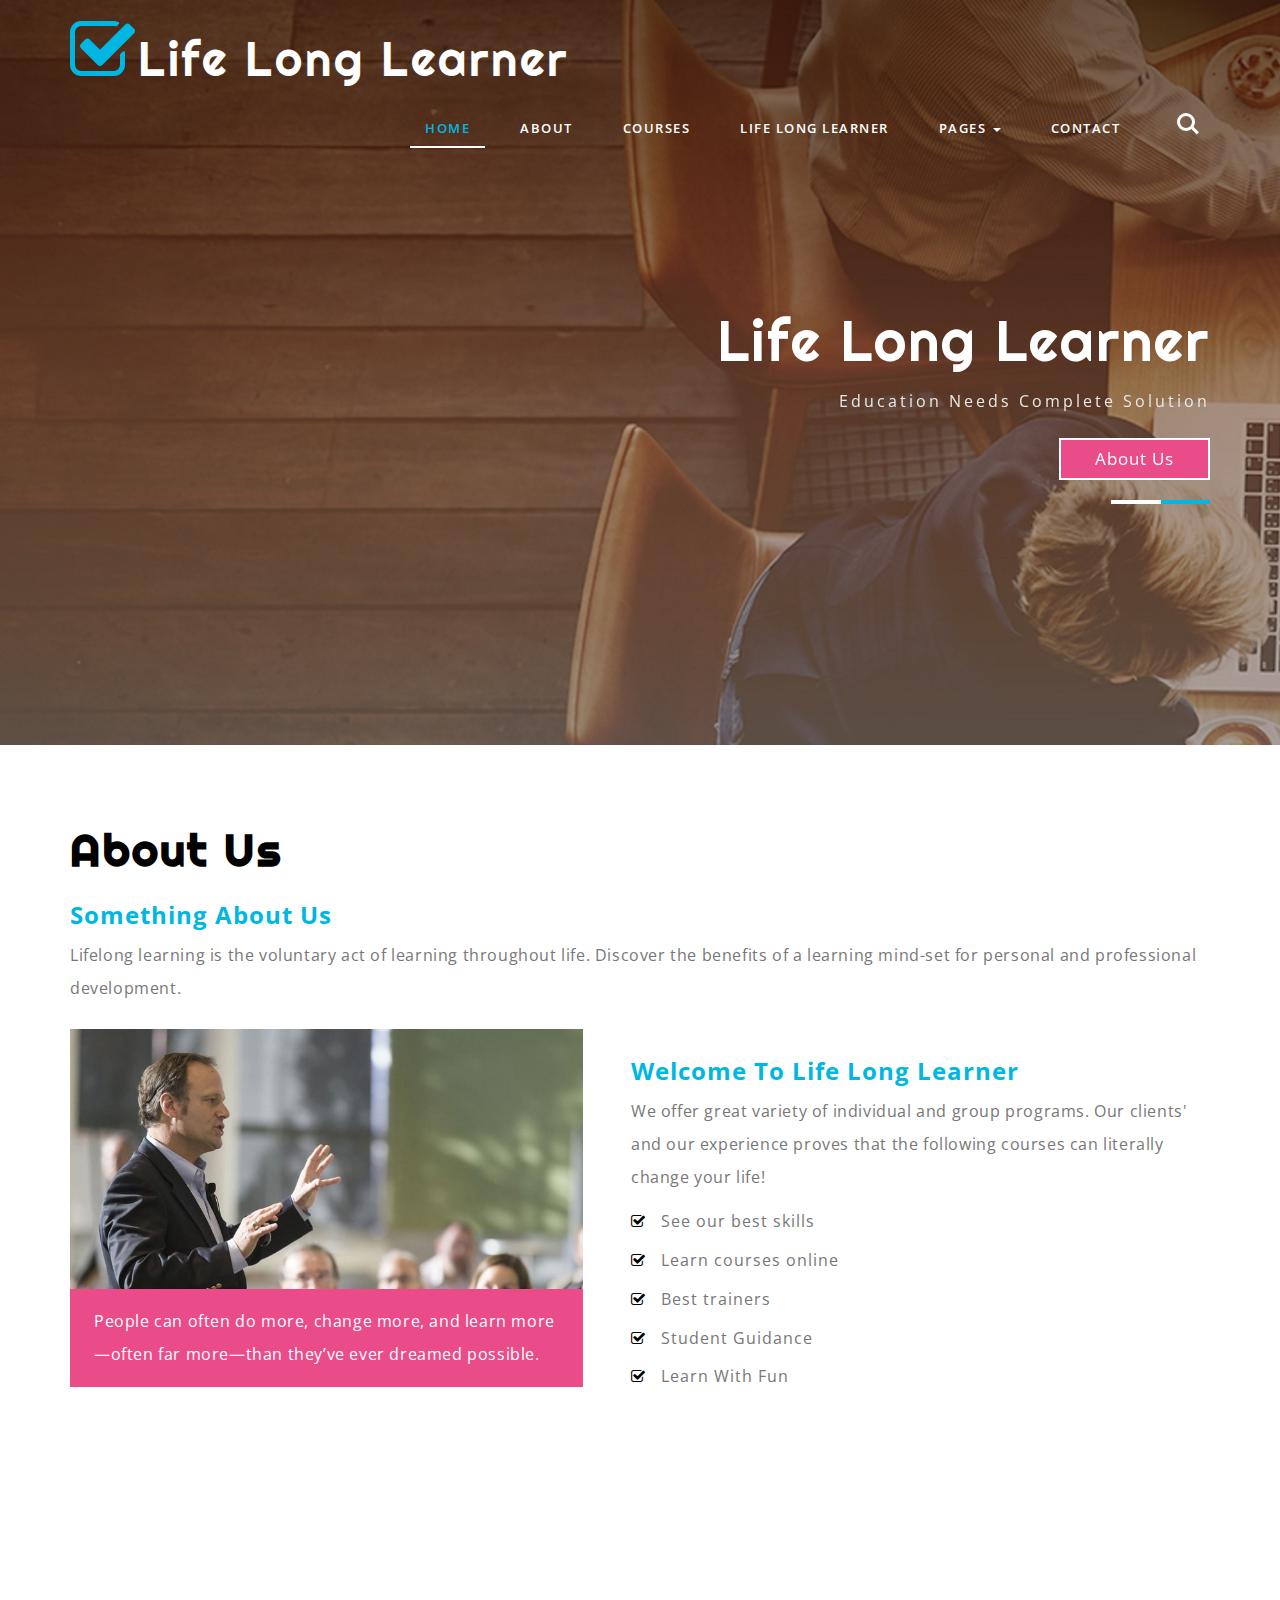
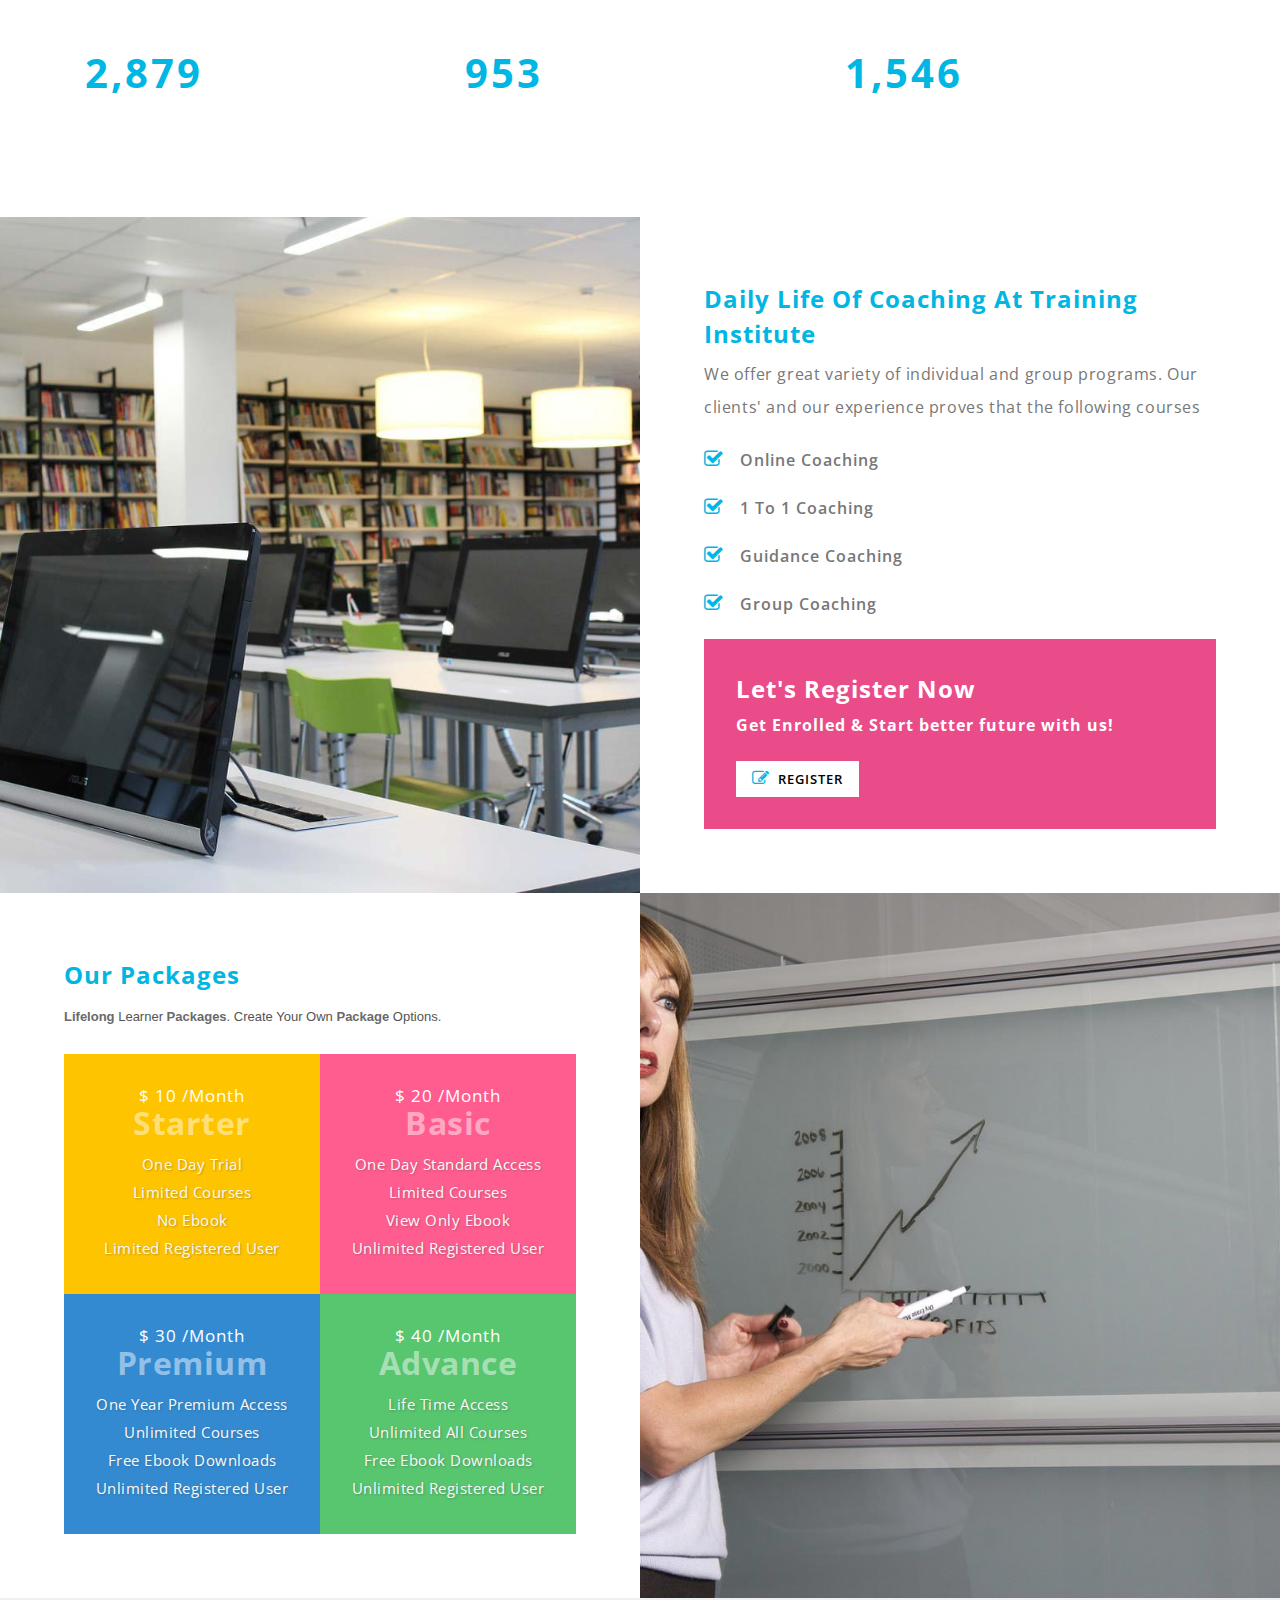
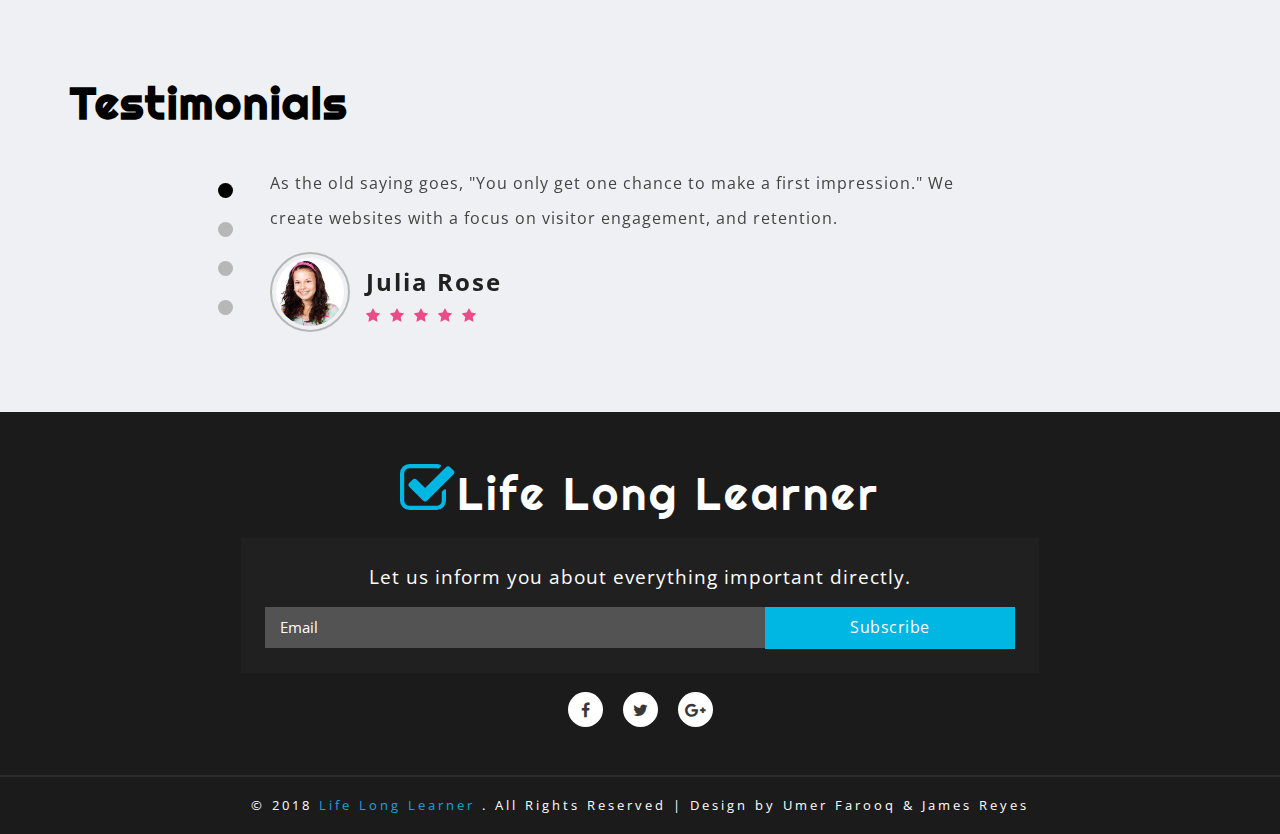
<file: index.html>
<!DOCTYPE html>
<!--
Author: Umer Farooq & James Reyes
ET 710 Spring 2018 Group Project
-->
<html lang="en">

<head>
	    <title>Life Long Learner an Education Category Bootstrap Responsive Website </title>	<!-- Meta Tags -->
	<meta name="viewport" content="width=device-width, initial-scale=1">
	<meta http-equiv="Content-Type" content="text/html; charset=utf-8" />
	<meta name="keywords" content="Institute Responsive web template, Bootstrap Web Templates, Flat Web Templates, Android Compatible web template,
Smartphone Compatible web template, free webdesigns for Nokia, Samsung, LG, Sony Ericsson, Motorola web design" />
	<script type="application/x-javascript">
		addEventListener("load", function () {
			setTimeout(hideURLbar, 0);
		}, false);

		function hideURLbar() {
			window.scrollTo(0, 1);
		}
	</script>
	<!-- //Meta Tags -->
	<!-- Style-sheets -->
	<link href="css/bootstrap.css" rel="stylesheet" type="text/css" media="all" />
	<link href="css/font-awesome.css" rel="stylesheet">
	<link rel="stylesheet" href="css/flexslider.css" type="text/css" media="screen" property="" />
	<link href="css/style.css" rel="stylesheet" type="text/css" media="all" />
	<!--// Style-sheets -->
	<!--web-fonts-->
	<link href="//fonts.googleapis.com/css?family=Open+Sans:300,400,600,700" rel="stylesheet">
	<link href="//fonts.googleapis.com/css?family=Righteous" rel="stylesheet">
	<!--//web-fonts-->
	</head>

<body>
	<!-- banner -->
	<div class="banner" id="home">
		<div class="container">
			<!-- header -->
			<header>

				<div class="header-bottom-w3layouts">
					<div class="main-w3ls-logo">
						<h1><a href="index.html"><span class="fa fa-check-square-o" aria-hidden="true"></span>Life Long Learner</a></h1>
					</div>
					<!-- navigation -->
					<nav class="navbar navbar-default">
						<!-- Brand and toggle get grouped for better mobile display -->
						<div class="navbar-header">
							<button type="button" class="navbar-toggle collapsed" data-toggle="collapse" data-target="#bs-example-navbar-collapse-1"
							    aria-expanded="false">
					<span class="sr-only">Toggle navigation</span>
					<span class="icon-bar"></span>
					<span class="icon-bar"></span>
					<span class="icon-bar"></span>
				  </button>

						</div>

						<!-- Collect the nav links, forms, and other content for toggling -->
						<div class="collapse navbar-collapse" id="bs-example-navbar-collapse-1">
							<ul class="nav navbar-nav">
								<li><a class="active" href="index.html">Home</a></li>
								<li><a href="about.html">About</a></li>
								<li><a href="courses.html">Courses</a></li>
								<li><a href="LifeLongLearner.html">Life Long Learner</a></li>
								<li class="dropdown">
									<a href="#" class="dropdown-toggle" data-toggle="dropdown">Pages <b class="caret"></b></a>
									<ul class="dropdown-menu">
										<li><a href="icons.html">Web Icons</a></li>
										<li><a href="typography.html">Typography</a></li>
									</ul>
								</li>
								<li><a href="contact.html">Contact</a></li>
							</ul>

						</div>
						<!-- /.navbar-collapse -->

					</nav>
					<div class="search-agile-bar">
						<div class="cd-main-header">
							<ul class="cd-header-buttons">
								<li><a class="cd-search-trigger" href="#cd-search"> <span></span></a></li>
							</ul>
							<!-- cd-header-buttons -->
						</div>
						<div id="cd-search" class="cd-search">
							<form action="#" method="post">
								<div class="agileits-search-field">
									<input name="Search" type="search" placeholder="Click enter after typing...">
								</div>
							</form>
						</div>
					</div>
				</div>
				<div class="clearfix"></div>
				<!-- //navigation -->
			</header>
			<!-- //header -->
			<!-- banner-text -->
			<div class="banner-text">
				<div class="callbacks_container">
					<ul class="rslides" id="slider3">
						<li>
							<div class="slider-info">
								<h3>Life Long Learner</h3>
								<p>Education Needs Complete Solution</p>
								<a href="about.html">About Us</a>
							</div>
						</li>
						<li>

							<div class="slider-info">
								<h3>The best learning institute</h3>
								<p>Successful career starts with good training</p>
								<a href="about.html">About Us</a>
							</div>
						</li>

					</ul>

				</div>
				<div class="clearfix"></div>
			</div>
		</div>
	</div>
	<!-- //banner -->
	<!--about-->
	<div class="about-section" id="about">
		<div class="container">
			<h5 class="main-w3l-title">About Us</h5>
			<div class="about-top">
				<h3 class="subheading-wthree">Something About Us</h3>
				<p class="paragraph-agileinfo">Lifelong learning is the voluntary act of learning throughout life. Discover the benefits of a learning mind-set for personal and professional development.				</p>
			</div>
			<div class="about-main">
				<div class="about-w3-left">
					<div class="about-img">
					</div>
					<div class="about-bottom">
						<p class="paragraph-agileinfo white-clr">
						People can often do more, change more, and learn 
						more—often far more—than they’ve ever dreamed possible. </p>
					</div>
				</div>

				<div class="about-w3ls-right">
					<h3 class="subheading-wthree">Welcome to Life Long Learner</h3>
					<p class="paragraph-agileinfo">We offer great variety of individual and group programs. Our clients' and our experience proves that the following courses
						can literally change your life!</p>
					<ul>
						<li><span class="fa fa-check-square-o" aria-hidden="true"></span>See our best skills</li>
						<li><span class="fa fa-check-square-o" aria-hidden="true"></span>Learn courses online</li>
						<li><span class="fa fa-check-square-o" aria-hidden="true"></span>Best trainers</li>
						<li><span class="fa fa-check-square-o" aria-hidden="true"></span>Student Guidance</li>
						<li><span class="fa fa-check-square-o" aria-hidden="true"></span>Learn With Fun</li>
					</ul>
				</div>
				<div class="clearfix"> </div>
			</div>
		</div>
	</div>
	<!--//about-->
	<!-- stats -->
	<div class="stats">
		<div class="container">
			<h5 class="main-w3l-title white-clr">Reasons to Choose Us</h5>
			<div class="stats_inner">
				<div class="col-md-4 col-sm-4 stat-grids">
					<p class="counter">2,879</p>
					<div class="stats-text">
						<h3>Students Successive</h3>
					</div>
				</div>
				<div class="col-md-4 col-sm-4 stat-grids">
					<p class="counter">953</p>
					<div class="stats-text">
						<h3>Courses</h3>
					</div>
				</div>
				<div class="col-md-4 col-sm-4 stat-grids">
					<p class="counter">1,546</p>
					<div class="stats-text">
						<h3>Competitions Won</h3>
					</div>
				</div>
				<div class="clearfix"> </div>
			</div>
		</div>
	</div>
	<!-- //stats -->
	<!-- services -->
	<div class="services-section">
		<div class="services-grids">
			<div class="services-img1"></div>
			<div class="services-info top-services">
				<h3 class="subheading-wthree">Daily Life Of Coaching At Training Institute</h3>
				<p class="paragraph-agileinfo">We offer great variety of individual and group programs. Our clients' and our experience proves that the following courses</p>
				<ul>
					<li><span class="fa fa-check-square-o" aria-hidden="true"></span>Online Coaching</li>
					<li><span class="fa fa-check-square-o" aria-hidden="true"></span>1 to 1 Coaching</li>
					<li><span class="fa fa-check-square-o" aria-hidden="true"></span>Guidance Coaching</li>
					<li><span class="fa fa-check-square-o" aria-hidden="true"></span>Group Coaching</li>
				</ul>
				<div class="header-top">
					<h3 class="subheading-wthree white-clr">Let's Register Now</h3>
					<span>Get Enrolled & Start better future with us!</span>
					<ul class="form-buttons">
						<li><a href="#" data-toggle="modal" data-target="#myModal3"><i class="fa fa-pencil-square-o" aria-hidden="true"></i> Register</a></li>
					</ul>
					<div class="clearfix"></div>
				</div>
			</div>
		</div>
		<div class="services-grids">
			<div class="services-info bottom-services">
				<h3 class="subheading-wthree">Our Packages</h3>
				<p class="paragraph-agileinfo">
				<em style="font-weight: bold; font-style: normal; color: rgb(106, 106, 106); font-family: Roboto, arial, sans-serif; font-size: small; font-variant-ligatures: normal; font-variant-caps: normal; letter-spacing: normal; orphans: 2; text-align: left; text-indent: 0px; text-transform: none; white-space: normal; widows: 2; word-spacing: 0px; -webkit-text-stroke-width: 0px; background-color: rgb(255, 255, 255); text-decoration-style: initial; text-decoration-color: initial;">
				Lifelong</em><span style="color: rgb(84, 84, 84); font-family: Roboto, arial, sans-serif; font-size: small; font-style: normal; font-variant-ligatures: normal; font-variant-caps: normal; font-weight: 400; letter-spacing: normal; orphans: 2; text-align: left; text-indent: 0px; text-transform: none; white-space: normal; widows: 2; word-spacing: 0px; -webkit-text-stroke-width: 0px; background-color: rgb(255, 255, 255); text-decoration-style: initial; text-decoration-color: initial; display: inline !important; float: none;"><span>&nbsp;</span>Learner<span>&nbsp;</span></span><em style="font-weight: bold; font-style: normal; color: rgb(106, 106, 106); font-family: Roboto, arial, sans-serif; font-size: small; font-variant-ligatures: normal; font-variant-caps: normal; letter-spacing: normal; orphans: 2; text-align: left; text-indent: 0px; text-transform: none; white-space: normal; widows: 2; word-spacing: 0px; -webkit-text-stroke-width: 0px; background-color: rgb(255, 255, 255); text-decoration-style: initial; text-decoration-color: initial;">Packages</em><span style="color: rgb(84, 84, 84); font-family: Roboto, arial, sans-serif; font-size: small; font-style: normal; font-variant-ligatures: normal; font-variant-caps: normal; font-weight: 400; letter-spacing: normal; orphans: 2; text-align: left; text-indent: 0px; text-transform: none; white-space: normal; widows: 2; word-spacing: 0px; -webkit-text-stroke-width: 0px; background-color: rgb(255, 255, 255); text-decoration-style: initial; text-decoration-color: initial; display: inline !important; float: none;">. 
				Create Your Own<span>&nbsp;</span></span><em style="font-weight: bold; font-style: normal; color: rgb(106, 106, 106); font-family: Roboto, arial, sans-serif; font-size: small; font-variant-ligatures: normal; font-variant-caps: normal; letter-spacing: normal; orphans: 2; text-align: left; text-indent: 0px; text-transform: none; white-space: normal; widows: 2; word-spacing: 0px; -webkit-text-stroke-width: 0px; background-color: rgb(255, 255, 255); text-decoration-style: initial; text-decoration-color: initial;">Package</em><span style="color: rgb(84, 84, 84); font-family: Roboto, arial, sans-serif; font-size: small; font-style: normal; font-variant-ligatures: normal; font-variant-caps: normal; font-weight: 400; letter-spacing: normal; orphans: 2; text-align: left; text-indent: 0px; text-transform: none; white-space: normal; widows: 2; word-spacing: 0px; -webkit-text-stroke-width: 0px; background-color: rgb(255, 255, 255); text-decoration-style: initial; text-decoration-color: initial; display: inline !important; float: none;"><span>&nbsp;</span>Options.</span></p>
				<div class="serv-inner1">
					<div class="serv-left">
						<h6><span>$ 10	/Month</span>Starter</h6>
						<ul>
							<li>One Day Trial</li>
							<li>Limited Courses</li>
							<li>No Ebook</li>
							<li>Limited Registered User</li>
						</ul>
					</div>
					<div class="serv-right">
						<h6><span>$ 20	/Month</span>Basic</h6>
						<ul>
							<li>One Day Standard Access</li>
							<li>Limited Courses</li>
							<li>View Only Ebook</li>
							<li>Unlimited Registered User</li>
						</ul>
					</div>
				</div>
				<div class="serv-inner2">
					<div class="serv-left">
						<h6><span>$ 30	/Month</span>Premium</h6>
						<ul>
							<li>One Year Premium Access</li>
							<li>Unlimited Courses</li>
							<li>Free Ebook Downloads</li>
							<li>Unlimited Registered User</li>
						</ul>
					</div>
					<div class="serv-right">
						<h6><span>$ 40	/Month</span>Advance</h6>
						<ul>
							<li>Life Time Access</li>
							<li>Unlimited All Courses</li>
							<li>Free Ebook Downloads</li>
							<li>Unlimited Registered User</li>
						</ul>
					</div>
				</div>
				<div class="clearfix"> </div>
			</div>
			<div class="services-img2"></div>
			<div class="clearfix"> </div>
		</div>
	</div>
	<!-- //services -->
	<!-- Modal3 -->
	<div class="modal fade" id="myModal3" tabindex="-1" role="dialog">
		<div class="modal-dialog">
			<!-- Modal content-->
			<div class="modal-content">
				<div class="modal-header">
					<button type="button" class="close" data-dismiss="modal">&times;</button>

					<div class="signin-form profile">
						<h3 class="register-title">Register</h3>
						<div class="login-form">
							<form action="#" method="post">
								<div class="fields-main">
									<div class="fields">
										<input type="text" name="name" placeholder="Username" required="">
									</div>
									<div class="fields">
										<input type="email" name="email" placeholder="Email" required="">
									</div>
								</div>
								<div class="fields-main">
									<div class="fields">
										<input type="text" name="Number" placeholder="Number" required="">
									</div>
									<div class="fields">
										<input type="text" name="Address" placeholder="Address" required="">
									</div>
								</div>
								<div class="fields-main">
									<div class="fields">
										<input type="text" name="Last/Current educational status" placeholder="Last/Current educational status" required="">
									</div>
									<div class="fields">
										<input type="text" name="Website" placeholder="Website(if any)" required="">
									</div>
								</div>
								<div class="fields">
									<select id="country" onchange="change_country(this.value)" class="frm-field required sect">
										<option value="">Select course</option>
										<option value="">Office</option>
										<option value="">Web design</option>
										<option value="">Web development</option>
										<option value="">Net working</option>
										<option value="">Linux</option>
									</select>
								</div>
								<div class="fields">
									<select id="country1" onchange="change_country(this.value)" class="frm-field required sect">
										<option value="">Class time</option>
										<option value="">Morning</option>
										<option value="">Evening</option>
										<option value="">Custom</option>
									</select>
								</div>
								<div class="radio-section">
									<h6>Training Option</h6>
									<ul class="radio-buttons">
										<li>
											<input type="radio" id="a-option" name="selector1">
											<label for="a-option">Full day</label>
											<div class="check"></div>
										</li>
										<li>
											<input type="radio" id="b-option" name="selector1">
											<label for="b-option">Half day</label>
											<div class="check">
												<div class="inside"></div>
											</div>
										</li>
									</ul>
									<div class="clearfix"></div>
								</div>
								<input type="submit" value="Submit">
							</form>
						</div>
					</div>
				</div>
			</div>
		</div>
	</div>

	<!-- //Modal3 -->
	<!-- Testimonials -->
	<div class="testimonials-section">
		<div class="container">
			<h5 class="main-w3l-title">Testimonials</h5>
			<section class="slider">
				<div class="flexslider">
					<ul class="slides">
						<li>
							<div class="testimonial-agileits-w3layouts">
								<p>As the old saying goes, "You only get one chance to make a first impression." We create websites with a focus on visitor engagement, and retention. </p>
								<img src="images/t1.jpg" alt=" " class="img-responsive">
								<div class="test-name">
									<h5>Julia Rose</h5>
									<div class="rating-icons">
										<span class="fa fa-star" aria-hidden="true"></span>
										<span class="fa fa-star" aria-hidden="true"></span>
										<span class="fa fa-star" aria-hidden="true"></span>
										<span class="fa fa-star" aria-hidden="true"></span>
										<span class="fa fa-star" aria-hidden="true"></span>
									</div>
								</div>
							</div>
							<div class="clearfix"> </div>
						</li>
						<li>
							<div class="testimonial-agileits-w3layouts">
								<p>In today's day and age, a mobile-optimized website is extremely important. We make your sites mobile-friendly for customers on-the-go. </p>
								<img src="images/t2.jpg" alt=" " class="img-responsive">
								<div class="test-name">
									<h5>Jahnatan Smith</h5>
									<div class="rating-icons">
										<span class="fa fa-star" aria-hidden="true"></span>
										<span class="fa fa-star" aria-hidden="true"></span>
										<span class="fa fa-star" aria-hidden="true"></span>
										<span class="fa fa-star" aria-hidden="true"></span>
										<span class="fa fa-star-o" aria-hidden="true"></span>
									</div>
								</div>
							</div>
							<div class="clearfix"> </div>
						</li>
						<li>
							<div class="testimonial-agileits-w3layouts">
								<p>The right CMS will make your website simple to manage and update. We work with numerous CMS’s, including WordPress, Magento, Drupal, and Custom Builds. </p>
								<img src="images/t3.jpg" alt=" " class="img-responsive">
								<div class="test-name">
									<h5>Rosalind Cloer</h5>
									<div class="rating-icons">
										<span class="fa fa-star" aria-hidden="true"></span>
										<span class="fa fa-star" aria-hidden="true"></span>
										<span class="fa fa-star" aria-hidden="true"></span>
										<span class="fa fa-star" aria-hidden="true"></span>
										<span class="fa fa-star-o" aria-hidden="true"></span>
									</div>
								</div>
							</div>
							<div class="clearfix"> </div>
						</li>
						<li>
							<div class="testimonial-agileits-w3layouts">
								<p>Life Long Learner offers various e-Commerce options and powerful management tools to help you begin selling online. </p>
								<img src="images/t4.jpg" alt=" " class="img-responsive">
								<div class="test-name">
									<h5>Amie Bublitz</h5>
									<div class="rating-icons">
										<span class="fa fa-star" aria-hidden="true"></span>
										<span class="fa fa-star" aria-hidden="true"></span>
										<span class="fa fa-star" aria-hidden="true"></span>
										<span class="fa fa-star-o" aria-hidden="true"></span>
										<span class="fa fa-star-o" aria-hidden="true"></span>
									</div>
								</div>
							</div>
							<div class="clearfix"> </div>
						</li>
					</ul>
				</div>
			</section>
		</div>
	</div>
	<!-- Testimonials -->

	<!-- Footer -->
	<div class="footer-agileits-w3layouts">
		<div class="container">
			<div class="btm-logo-w3ls">
				<h2><a href="index.html"><span class="fa fa-check-square-o" aria-hidden="true"></span>Life Long Learner</a></h2>
			</div>
			<div class="subscribe-w3ls">
				<h6>Let us inform you about everything important directly.</h6>
				<form action="#" method="post">
					<div class="col-md-8 col-sm-8 col-xs-8 input-flds-w3-agile">
						<input type="email" name="Email" placeholder="Email" required="">
					</div>
					<div class="col-md-4 col-sm-4 col-xs-4 input-flds-w3-agile">
						<input type="submit" value="Subscribe">
					</div>
					<div class="clearfix"> </div>
				</form>
			</div>
			<div class="social-icons-agileits">
				<ul>
					<li><a href="#"><span class="fa fa-facebook"></span></a></li>
					<li><a href="#"><span class="fa fa-twitter"></span></a></li>
					<li><a href="#"><span class="fa fa-google-plus"></span></a></li>
				</ul>
			</div>

			<div class="clearfix"> </div>
		</div>
	</div>
	<div class="copyright-w3layouts">
		<div class="container">
		<p>&copy; 2018 <a href="http://LLL.com/"> Life Long Learner </a>. All Rights Reserved | Design by Umer Farooq & James Reyes </p>  
		</div>
	</div>
	<!-- //Footer -->

	<a href="#home" class="scroll" id="toTop" style="display: block;"> <span id="toTopHover" style="opacity: 1;"> </span></a>
	<!-- //smooth scrolling -->


	<script type="text/javascript" src="js/jquery-2.2.3.min.js"></script>
	<!-- stats -->
	<script src="js/jquery.waypoints.min.js"></script>
	<script src="js/jquery.countup.js"></script>
	<script>
		$('.counter').countUp();
	</script>
	<!-- //stats -->
	<!-- flexSlider -->
	<script defer src="js/jquery.flexslider.js"></script>
	<script type="text/javascript">
		$(window).load(function () {
			$('.flexslider').flexslider({
				animation: "slide",
				start: function (slider) {
					$('body').removeClass('loading');
				}
			});
		});
	</script>
	<!-- //flexSlider -->
	<!-- Responsiveslides -->
	<script src="js/responsiveslides.min.js"></script>
	<script>
		// You can also use "$(window).load(function() {"
		$(function () {
			// Slideshow 4
			$("#slider3").responsiveSlides({
				auto: true,
				pager: true,
				nav: false,
				speed: 500,
				namespace: "callbacks",
				before: function () {
					$('.events').append("<li>before event fired.</li>");
				},
				after: function () {
					$('.events').append("<li>after event fired.</li>");
				}
			});

		});
	</script>
	<!-- // Responsiveslides -->
	<!--search-bar-->
	<script src="js/main.js"></script>
	<!--//search-bar-->

	<!-- start-smoth-scrolling -->
	<script type="text/javascript" src="js/move-top.js"></script>
	<script type="text/javascript" src="js/easing.js"></script>
	<script type="text/javascript">
		jQuery(document).ready(function ($) {
			$(".scroll").click(function (event) {
				event.preventDefault();
				$('html,body').animate({
					scrollTop: $(this.hash).offset().top
				}, 1000);
			});
		});
	</script>
	<!-- start-smoth-scrolling -->
	<!-- here stars scrolling icon -->
	<script type="text/javascript">
		$(document).ready(function () {
			/*
				var defaults = {
				containerID: 'toTop', // fading element id
				containerHoverID: 'toTopHover', // fading element hover id
				scrollSpeed: 1200,
				easingType: 'linear'
				};
			*/

			$().UItoTop({
				easingType: 'easeOutQuart'
			});

		});
	</script>
	<!-- //here ends scrolling icon -->
	<!-- Js for bootstrap working-->
	<script src="js/bootstrap.js"></script>
	<!-- //Js for bootstrap working -->
</body>

</html>
</file>
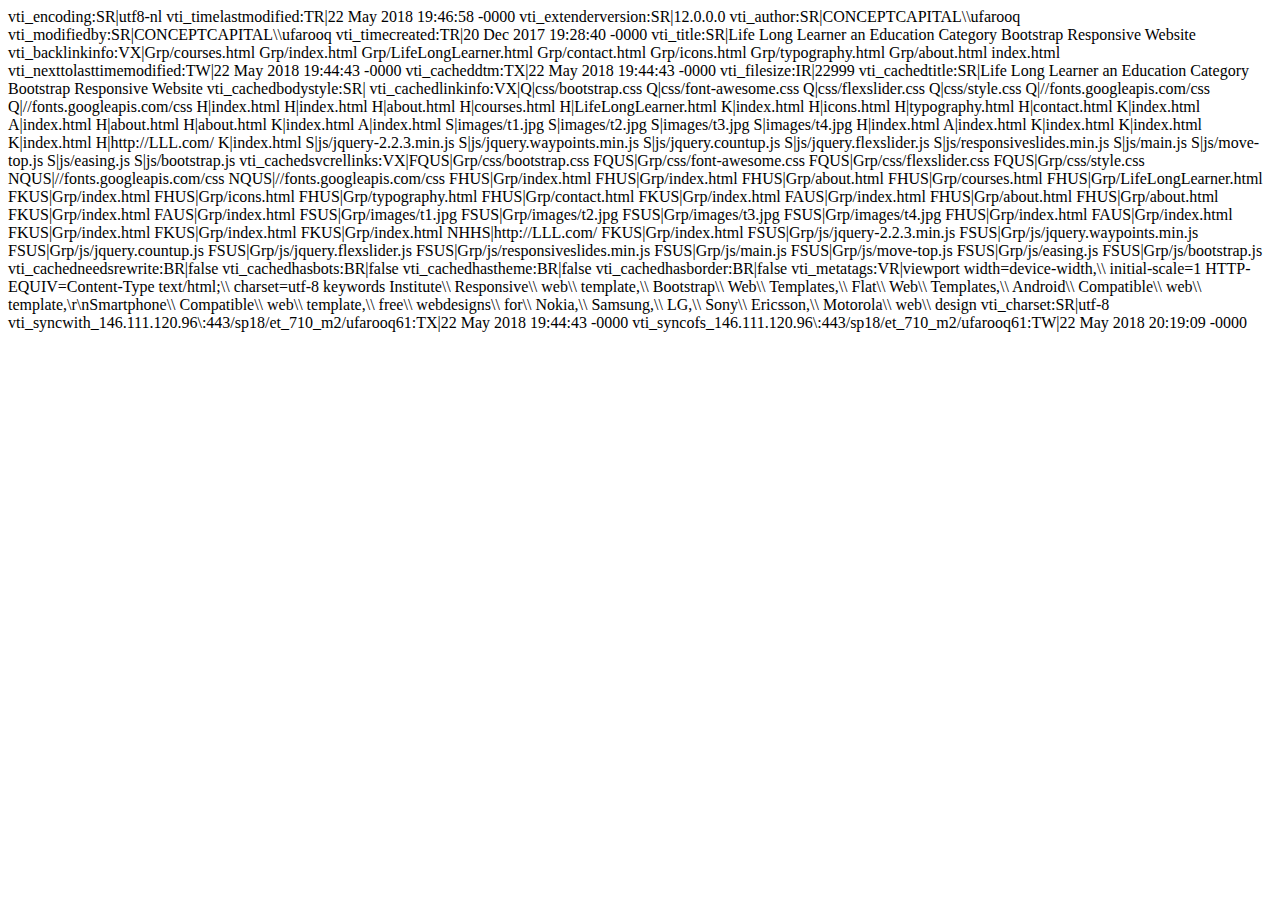
<file: _vti_cnf/index.html>
vti_encoding:SR|utf8-nl
vti_timelastmodified:TR|22 May 2018 19:46:58 -0000
vti_extenderversion:SR|12.0.0.0
vti_author:SR|CONCEPTCAPITAL\\ufarooq
vti_modifiedby:SR|CONCEPTCAPITAL\\ufarooq
vti_timecreated:TR|20 Dec 2017 19:28:40 -0000
vti_title:SR|Life Long Learner an Education Category Bootstrap Responsive Website 
vti_backlinkinfo:VX|Grp/courses.html Grp/index.html Grp/LifeLongLearner.html Grp/contact.html Grp/icons.html Grp/typography.html Grp/about.html index.html
vti_nexttolasttimemodified:TW|22 May 2018 19:44:43 -0000
vti_cacheddtm:TX|22 May 2018 19:44:43 -0000
vti_filesize:IR|22999
vti_cachedtitle:SR|Life Long Learner an Education Category Bootstrap Responsive Website 
vti_cachedbodystyle:SR|<body>
vti_cachedlinkinfo:VX|Q|css/bootstrap.css Q|css/font-awesome.css Q|css/flexslider.css Q|css/style.css Q|//fonts.googleapis.com/css Q|//fonts.googleapis.com/css H|index.html H|index.html H|about.html H|courses.html H|LifeLongLearner.html K|index.html H|icons.html H|typography.html H|contact.html K|index.html A|index.html H|about.html H|about.html K|index.html A|index.html S|images/t1.jpg S|images/t2.jpg S|images/t3.jpg S|images/t4.jpg H|index.html A|index.html K|index.html K|index.html K|index.html H|http://LLL.com/ K|index.html S|js/jquery-2.2.3.min.js S|js/jquery.waypoints.min.js S|js/jquery.countup.js S|js/jquery.flexslider.js S|js/responsiveslides.min.js S|js/main.js S|js/move-top.js S|js/easing.js S|js/bootstrap.js
vti_cachedsvcrellinks:VX|FQUS|Grp/css/bootstrap.css FQUS|Grp/css/font-awesome.css FQUS|Grp/css/flexslider.css FQUS|Grp/css/style.css NQUS|//fonts.googleapis.com/css NQUS|//fonts.googleapis.com/css FHUS|Grp/index.html FHUS|Grp/index.html FHUS|Grp/about.html FHUS|Grp/courses.html FHUS|Grp/LifeLongLearner.html FKUS|Grp/index.html FHUS|Grp/icons.html FHUS|Grp/typography.html FHUS|Grp/contact.html FKUS|Grp/index.html FAUS|Grp/index.html FHUS|Grp/about.html FHUS|Grp/about.html FKUS|Grp/index.html FAUS|Grp/index.html FSUS|Grp/images/t1.jpg FSUS|Grp/images/t2.jpg FSUS|Grp/images/t3.jpg FSUS|Grp/images/t4.jpg FHUS|Grp/index.html FAUS|Grp/index.html FKUS|Grp/index.html FKUS|Grp/index.html FKUS|Grp/index.html NHHS|http://LLL.com/ FKUS|Grp/index.html FSUS|Grp/js/jquery-2.2.3.min.js FSUS|Grp/js/jquery.waypoints.min.js FSUS|Grp/js/jquery.countup.js FSUS|Grp/js/jquery.flexslider.js FSUS|Grp/js/responsiveslides.min.js FSUS|Grp/js/main.js FSUS|Grp/js/move-top.js FSUS|Grp/js/easing.js FSUS|Grp/js/bootstrap.js
vti_cachedneedsrewrite:BR|false
vti_cachedhasbots:BR|false
vti_cachedhastheme:BR|false
vti_cachedhasborder:BR|false
vti_metatags:VR|viewport width=device-width,\\ initial-scale=1 HTTP-EQUIV=Content-Type text/html;\\ charset=utf-8 keywords Institute\\ Responsive\\ web\\ template,\\ Bootstrap\\ Web\\ Templates,\\ Flat\\ Web\\ Templates,\\ Android\\ Compatible\\ web\\ template,\r\nSmartphone\\ Compatible\\ web\\ template,\\ free\\ webdesigns\\ for\\ Nokia,\\ Samsung,\\ LG,\\ Sony\\ Ericsson,\\ Motorola\\ web\\ design
vti_charset:SR|utf-8
vti_syncwith_146.111.120.96\:443/sp18/et_710_m2/ufarooq61:TX|22 May 2018 19:44:43 -0000
vti_syncofs_146.111.120.96\:443/sp18/et_710_m2/ufarooq61:TW|22 May 2018 20:19:09 -0000
</file>
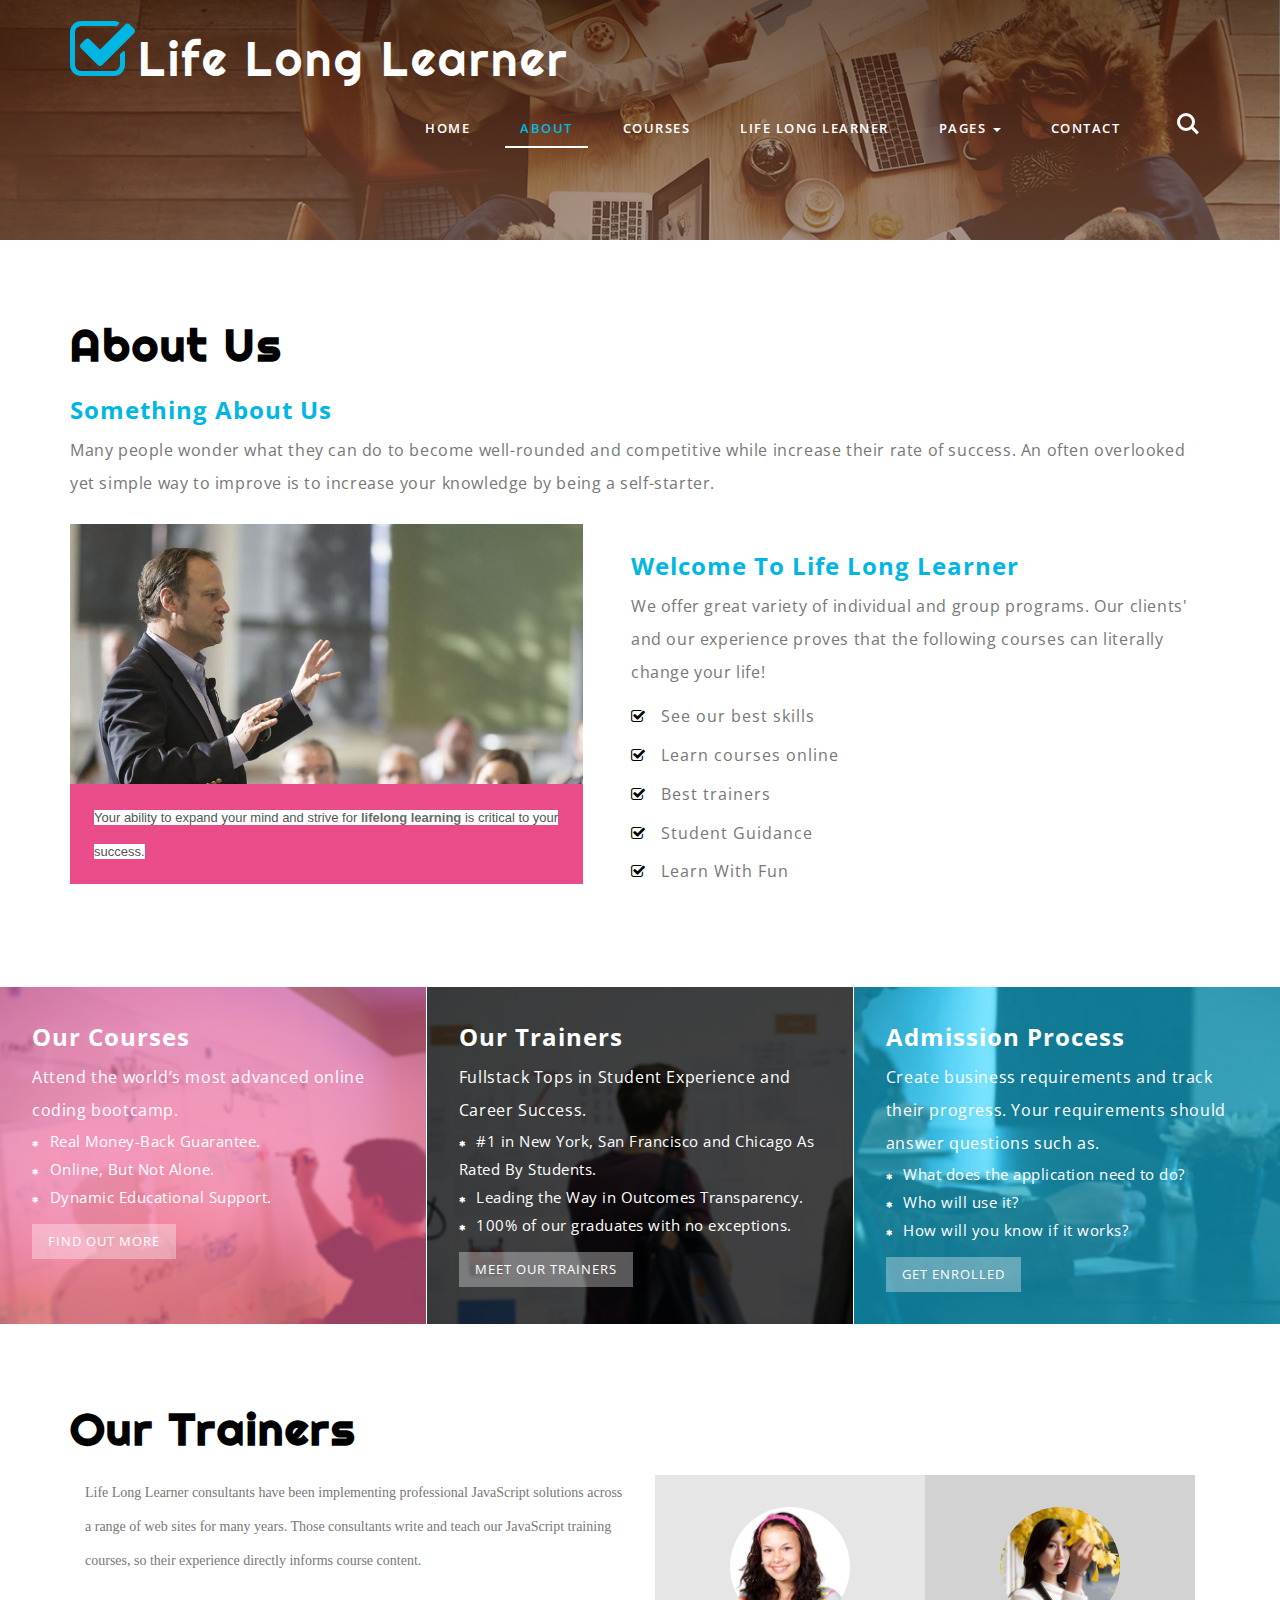
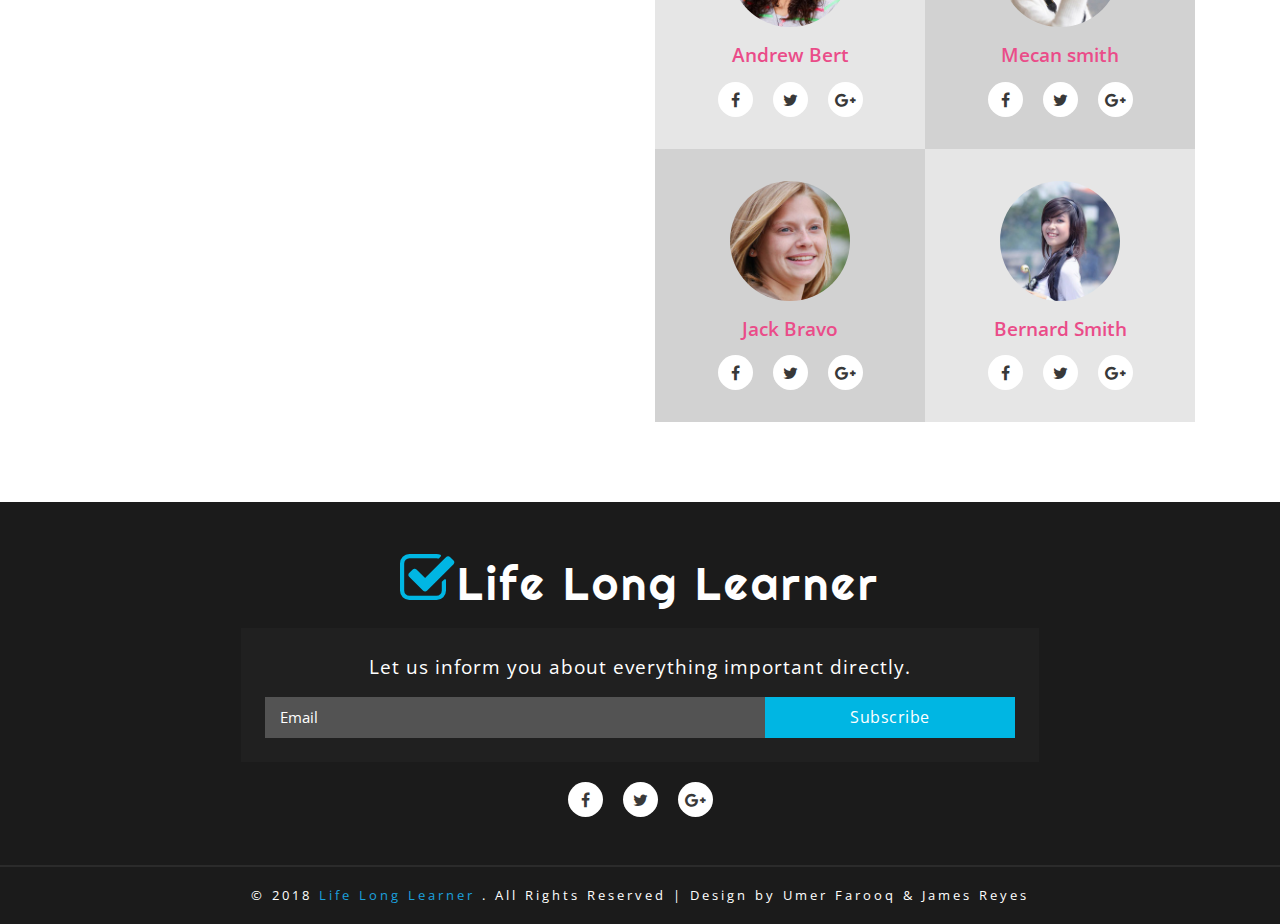
<file: about.html>
<!--
Author: Umer Farooq & James Reyes
ET 710 Spring 2018 Group Project
-->
<!DOCTYPE html>
<html lang="en">

<head>
	    <title>Life Long Learner an Education Category Bootstrap Responsive Website </title>
	<!-- Meta Tags -->
	<meta name="viewport" content="width=device-width, initial-scale=1">
	<meta http-equiv="Content-Type" content="text/html; charset=utf-8" />
	<meta name="keywords" content="Institute Responsive web template, Bootstrap Web Templates, Flat Web Templates, Android Compatible web template, 
Smartphone Compatible web template, free webdesigns for Nokia, Samsung, LG, Sony Ericsson, Motorola web design" />
	<script type="application/x-javascript">
		addEventListener("load", function () {
			setTimeout(hideURLbar, 0);
		}, false);

		function hideURLbar() {
			window.scrollTo(0, 1);
		}
	</script>
	<!-- //Meta Tags -->
	<!-- Style-sheets -->
	<link href="css/bootstrap.css" rel="stylesheet" type="text/css" media="all" />
	<link href="css/font-awesome.css" rel="stylesheet">
	<link href="css/style.css" rel="stylesheet" type="text/css" media="all" />
	<!--// Style-sheets -->
	<!--web-fonts-->
	<link href="//fonts.googleapis.com/css?family=Open+Sans:300,400,600,700" rel="stylesheet">
	<link href="//fonts.googleapis.com/css?family=Righteous" rel="stylesheet">
	<!--//web-fonts-->
</head>

<body>
	<!-- banner -->
	<div class="banner inner-banner" id="home">
		<div class="container">
			<!-- header -->
			<header>

				<div class="header-bottom-w3layouts">
					<div class="main-w3ls-logo">
						<h1><a href="index.html"><span class="fa fa-check-square-o" aria-hidden="true"></span>Life Long Learner</a></h1>
					</div>
					<!-- navigation -->
					<nav class="navbar navbar-default">
						<!-- Brand and toggle get grouped for better mobile display -->
						<div class="navbar-header">
							<button type="button" class="navbar-toggle collapsed" data-toggle="collapse" data-target="#bs-example-navbar-collapse-1"
							    aria-expanded="false">
					<span class="sr-only">Toggle navigation</span>
					<span class="icon-bar"></span>
					<span class="icon-bar"></span>
					<span class="icon-bar"></span>
				  </button>

						</div>

						<!-- Collect the nav links, forms, and other content for toggling -->
						<div class="collapse navbar-collapse" id="bs-example-navbar-collapse-1">
							<ul class="nav navbar-nav">
								<li><a href="index.html">Home</a></li>
								<li><a class="active" href="about.html">About</a></li>
								<li><a href="courses.html">Courses</a></li>
								<li><a href="LifeLongLearner.html">Life Long Learner</a></li>
								<li class="dropdown">
									<a href="#" class="dropdown-toggle" data-toggle="dropdown">Pages <b class="caret"></b></a>
									<ul class="dropdown-menu">
										<li><a href="icons.html">Web Icons</a></li>
										<li><a href="typography.html">Typography</a></li>
									</ul>
								</li>
								<li><a href="contact.html">Contact</a></li>
							</ul>

						</div>
						<!-- /.navbar-collapse -->

					</nav>
					<div class="search-agile-bar">
						<div class="cd-main-header">
							<ul class="cd-header-buttons">
								<li><a class="cd-search-trigger" href="#cd-search"> <span></span></a></li>
							</ul>
							<!-- cd-header-buttons -->
						</div>
						<div id="cd-search" class="cd-search">
							<form action="#" method="post">
								<div class="agileits-search-field">
									<input name="Search" type="search" placeholder="Click enter after typing...">
								</div>
							</form>
						</div>
					</div>
				</div>
				<div class="clearfix"></div>
				<!-- //navigation -->
			</header>
			<!-- //header -->
		</div>
	</div>
	<!-- //banner -->
	<!--about-->
	<div class="about-section" id="about">
		<div class="container">
			<h5 class="main-w3l-title">About Us</h5>
			<div class="about-top">
				<h3 class="subheading-wthree">Something About Us</h3>
				<p class="paragraph-agileinfo">Many people wonder what they can do to become well-rounded and competitive while increase their rate of success. An often overlooked yet simple way to improve is to increase your knowledge by being a self-starter.			</div>
			<div class="about-main">
				<div class="about-w3-left">
					<div class="about-img">
					</div>
					<div class="about-bottom">
						<p class="paragraph-agileinfo white-clr">
						<span style="color: rgb(84, 84, 84); font-family: arial, sans-serif; font-size: small; font-style: normal; font-variant-ligatures: normal; font-variant-caps: normal; font-weight: 400; letter-spacing: normal; orphans: 2; text-align: left; text-indent: 0px; text-transform: none; white-space: normal; widows: 2; word-spacing: 0px; -webkit-text-stroke-width: 0px; background-color: rgb(255, 255, 255); text-decoration-style: initial; text-decoration-color: initial; display: inline !important; float: none;">
						Your ability to expand your mind and strive for<span>&nbsp;</span></span><em style="font-weight: bold; font-style: normal; color: rgb(106, 106, 106); font-family: arial, sans-serif; font-size: small; font-variant-ligatures: normal; font-variant-caps: normal; letter-spacing: normal; orphans: 2; text-align: left; text-indent: 0px; text-transform: none; white-space: normal; widows: 2; word-spacing: 0px; -webkit-text-stroke-width: 0px; background-color: rgb(255, 255, 255); text-decoration-style: initial; text-decoration-color: initial;">lifelong 
						learning</em><span style="color: rgb(84, 84, 84); font-family: arial, sans-serif; font-size: small; font-style: normal; font-variant-ligatures: normal; font-variant-caps: normal; font-weight: 400; letter-spacing: normal; orphans: 2; text-align: left; text-indent: 0px; text-transform: none; white-space: normal; widows: 2; word-spacing: 0px; -webkit-text-stroke-width: 0px; background-color: rgb(255, 255, 255); text-decoration-style: initial; text-decoration-color: initial; display: inline !important; float: none;"><span>&nbsp;</span>is 
						critical to your success.</span></p>
					</div>
				</div>

				<div class="about-w3ls-right">
					<h3 class="subheading-wthree">Welcome to Life Long Learner</h3>
					<p class="paragraph-agileinfo">We offer great variety of individual and group programs. Our clients' and our experience proves that the following courses
						can literally change your life!</p>
					<ul>
						<li><span class="fa fa-check-square-o" aria-hidden="true"></span>See our best skills</li>
						<li><span class="fa fa-check-square-o" aria-hidden="true"></span>Learn courses online</li>
						<li><span class="fa fa-check-square-o" aria-hidden="true"></span>Best trainers</li>
						<li><span class="fa fa-check-square-o" aria-hidden="true"></span>Student Guidance</li>
						<li><span class="fa fa-check-square-o" aria-hidden="true"></span>Learn With Fun</li>
					</ul>
				</div>
				<div class="clearfix"> </div>
			</div>
		</div>
	</div>
	<!--//about-->
	<!-- about-mid -->
	<div class="about-mid">
		<div class="mid-info">
			<h3 class="subheading-wthree white-clr">Our Courses</h3>
			<p class="paragraph-agileinfo white-clr">Attend the world’s most advanced online coding bootcamp.</p>
			<ul>
				<li><span class="fa fa-asterisk" aria-hidden="true"></span>Real Money-Back Guarantee.</li>
				<li><span class="fa fa-asterisk" aria-hidden="true"></span>Online, But Not Alone.</li>
				<li><span class="fa fa-asterisk" aria-hidden="true"></span>Dynamic Educational Support.</li>
			</ul>
			<a href="courses.html">Find out more</a>
		</div>
		<div class="mid-info">
			<h3 class="subheading-wthree white-clr">Our Trainers</h3>
			<p class="paragraph-agileinfo white-clr">Fullstack Tops in Student Experience 
and Career Success.</p>
			<ul>
				<li><span class="fa fa-asterisk" aria-hidden="true"></span>#1 in New York, San Francisco and Chicago As Rated By Students.</li>
				<li><span class="fa fa-asterisk" aria-hidden="true"></span>Leading the Way in Outcomes Transparency.</li>
				<li><span class="fa fa-asterisk" aria-hidden="true"></span>100% of our graduates with no exceptions.</li>
			</ul>
			<a href="#team" class="scroll">Meet our trainers</a>
		</div>
		<div class="mid-info">
			<h3 class="subheading-wthree white-clr">Admission process</h3>
			<p class="paragraph-agileinfo white-clr">Create business requirements and track their progress. Your requirements should answer questions such as.</p>
			<ul>
				<li><span class="fa fa-asterisk" aria-hidden="true"></span>What does the application need to do?</li>
				<li><span class="fa fa-asterisk" aria-hidden="true"></span>Who will use it?</li>
				<li><span class="fa fa-asterisk" aria-hidden="true"></span>How will you know if it works?</li>
			</ul>
			<a href="index.html">Get enrolled</a>
		</div>
	</div>
	<!--// about-mid -->
	<!-- Team -->
	<div class="team-section" id="team">
		<div class="container">
			<h5 class="main-w3l-title">Our Trainers</h5>
			<div class="col-md-6 team-left">
				<p class="paragraph-agileinfo">
				<span style="color: rgb(119, 119, 119); font-family: Roboto; font-size: 14px; font-style: normal; font-variant-ligatures: normal; font-variant-caps: normal; font-weight: 400; letter-spacing: normal; orphans: 2; text-align: left; text-indent: 0px; text-transform: none; white-space: normal; widows: 2; word-spacing: 0px; -webkit-text-stroke-width: 0px; background-color: rgb(255, 255, 255); text-decoration-style: initial; text-decoration-color: initial; display: inline !important; float: none;">
				Life Long Learner consultants have been implementing 
				professional JavaScript solutions across a range of web sites 
				for many years. Those consultants write and teach our JavaScript 
				training courses, so their experience directly informs course 
				content.</span></p>
			</div>
			<div class="col-md-6 team-right">
				<div class="col-md-6 col-sm-6 col-xs-6 team-grid">
					<img class="team-img img-responsive" src="images/t1.jpg" alt="">
					<h6>Andrew Bert</h6>
					<div class="social-icons-agileits">
						<ul>
							<li><a href="#"><span class="fa fa-facebook"></span></a></li>
							<li><a href="#"><span class="fa fa-twitter"></span></a></li>
							<li><a href="#"><span class="fa fa-google-plus"></span></a></li>
						</ul>
					</div>
					<div class="clearfix"> </div>
				</div>
				<div class="col-md-6 col-sm-6 col-xs-6 team-grid t2">
					<img class="team-img img-responsive" src="images/t2.jpg" alt="">
					<h6>Mecan smith</h6>
					<div class="social-icons-agileits">
						<ul>
							<li><a href="#"><span class="fa fa-facebook"></span></a></li>
							<li><a href="#"><span class="fa fa-twitter"></span></a></li>
							<li><a href="#"><span class="fa fa-google-plus"></span></a></li>
						</ul>
					</div>
					<div class="clearfix"> </div>
				</div>
				<div class="col-md-6 col-sm-6 col-xs-6 team-grid">
					<img class="team-img img-responsive" src="images/t4.jpg" alt="">
					<h6>Jack Bravo</h6>
					<div class="social-icons-agileits">
						<ul>
							<li><a href="#"><span class="fa fa-facebook"></span></a></li>
							<li><a href="#"><span class="fa fa-twitter"></span></a></li>
							<li><a href="#"><span class="fa fa-google-plus"></span></a></li>
						</ul>
					</div>
					<div class="clearfix"> </div>
				</div>
				<div class="col-md-6 col-sm-6 col-xs-6 team-grid">
					<img class="team-img img-responsive" src="images/t3.jpg" alt="">
					<h6>Bernard Smith</h6>
					<div class="social-icons-agileits">
						<ul>
							<li><a href="#"><span class="fa fa-facebook"></span></a></li>
							<li><a href="#"><span class="fa fa-twitter"></span></a></li>
							<li><a href="#"><span class="fa fa-google-plus"></span></a></li>
						</ul>
					</div>
					<div class="clearfix"> </div>
				</div>
			</div>
		</div>
	</div>
	<!--// Team -->
	<!-- Footer -->
	<div class="footer-agileits-w3layouts">
		<div class="container">
			<div class="btm-logo-w3ls">
				<h2><a href="index.html"><span class="fa fa-check-square-o" aria-hidden="true"></span>Life Long Learner</a></h2>
			</div>
			<div class="subscribe-w3ls">
				<h6>Let us inform you about everything important directly.</h6>
				<form action="#" method="post">
					<div class="col-md-8 col-sm-8 col-xs-8 input-flds-w3-agile">
						<input type="email" name="Email" placeholder="Email" required="">
					</div>
					<div class="col-md-4 col-sm-4 col-xs-4 input-flds-w3-agile">
						<input type="submit" value="Subscribe">
					</div>
					<div class="clearfix"> </div>
				</form>
			</div>
			<div class="social-icons-agileits">
				<ul>
					<li><a href="#"><span class="fa fa-facebook"></span></a></li>
					<li><a href="#"><span class="fa fa-twitter"></span></a></li>
					<li><a href="#"><span class="fa fa-google-plus"></span></a></li>
				</ul>
			</div>

			<div class="clearfix"> </div>
		</div>
	</div>
	<div class="copyright-w3layouts">
		<div class="container">
			<p>&copy; 2018 <a href="http://LLL.com/"> Life Long Learner </a>. All Rights Reserved | Design by Umer Farooq & James Reyes </p>
		</div>
	</div>
	<!-- //Footer -->

	<a href="#home" class="scroll" id="toTop" style="display: block;"> <span id="toTopHover" style="opacity: 1;"> </span></a>
	<!-- //smooth scrolling -->


	<script type='text/javascript' src='js/jquery-2.2.3.min.js'></script>

	<!--search-bar-->
	<script src="js/main.js"></script>
	<!--//search-bar-->

	<!-- start-smoth-scrolling -->
	<script type="text/javascript" src="js/move-top.js"></script>
	<script type="text/javascript" src="js/easing.js"></script>
	<script type="text/javascript">
		jQuery(document).ready(function ($) {
			$(".scroll").click(function (event) {
				event.preventDefault();
				$('html,body').animate({
					scrollTop: $(this.hash).offset().top
				}, 1000);
			});
		});
	</script>
	<!-- start-smoth-scrolling -->
	<!-- here stars scrolling icon -->
	<script type="text/javascript">
		$(document).ready(function () {
			/*
				var defaults = {
				containerID: 'toTop', // fading element id
				containerHoverID: 'toTopHover', // fading element hover id
				scrollSpeed: 1200,
				easingType: 'linear' 
				};
			*/

			$().UItoTop({
				easingType: 'easeOutQuart'
			});

		});
	</script>
	<!-- //here ends scrolling icon -->
	<!--js for bootstrap working-->
	<script src="js/bootstrap.js"></script>
	<!-- //for bootstrap working -->
</body>

</html>
</file>
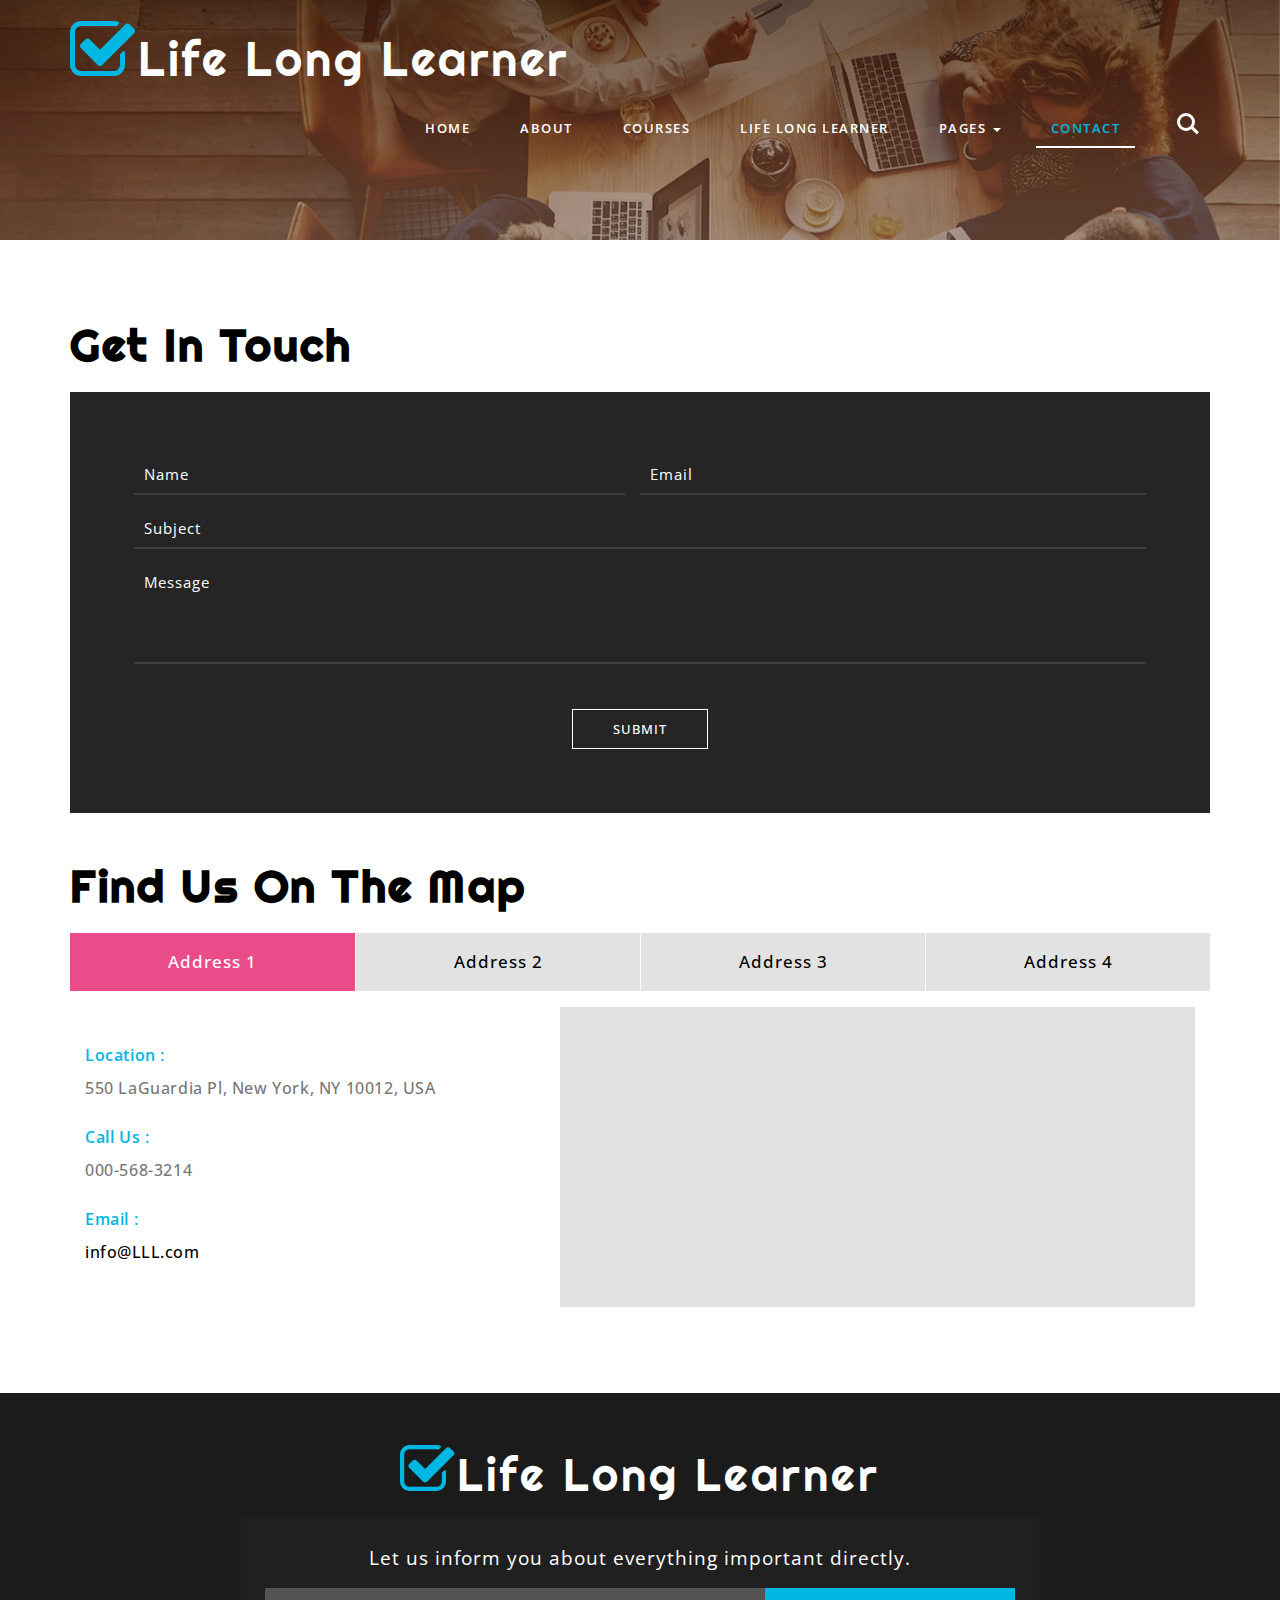
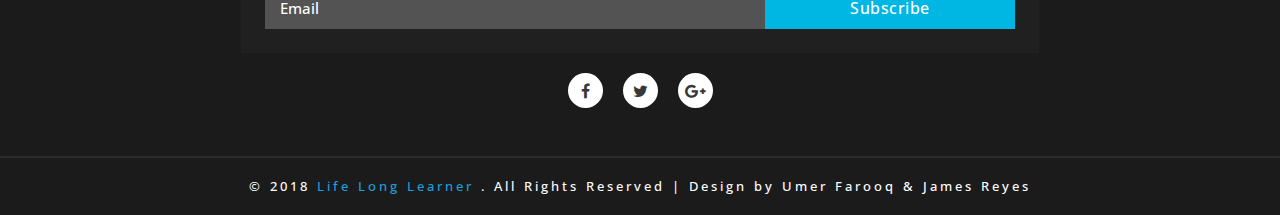
<file: contact.html>
<!DOCTYPE html>
<!--
Author: Umer Farooq & James Reyes
ET 710 Spring 2018 Group Project
-->
<html lang="en">

<head>
	    <title>Life Long Learner an Education Category Bootstrap Responsive Website </title>
	<!-- Meta Tags -->
	<meta name="viewport" content="width=device-width, initial-scale=1">
	<meta http-equiv="Content-Type" content="text/html; charset=utf-8" />
	<meta name="keywords" content="Institute Responsive web template, Bootstrap Web Templates, Flat Web Templates, Android Compatible web template, 
Smartphone Compatible web template, free webdesigns for Nokia, Samsung, LG, Sony Ericsson, Motorola web design" />
	<script type="application/x-javascript">
		addEventListener("load", function () {
			setTimeout(hideURLbar, 0);
		}, false);

		function hideURLbar() {
			window.scrollTo(0, 1);
		}
	</script>
	<!-- //Meta Tags -->
	<!-- Style-sheets -->
	<link href="css/bootstrap.css" rel="stylesheet" type="text/css" media="all" />
	<link href="css/font-awesome.css" rel="stylesheet">
	<link href="css/easy-responsive-tabs.css" rel="stylesheet" type="text/css" />
	<link href="css/style.css" rel="stylesheet" type="text/css" media="all" />
	<!--// Style-sheets -->
	<!--web-fonts-->
	<link href="//fonts.googleapis.com/css?family=Open+Sans:300,400,600,700" rel="stylesheet">
	<link href="//fonts.googleapis.com/css?family=Righteous" rel="stylesheet">
	<!--//web-fonts-->
</head>

<body>
	<!-- banner -->
	<div class="banner inner-banner" id="home">
		<div class="container">
			<!-- header -->
			<header>

				<div class="header-bottom-w3layouts">
					<div class="main-w3ls-logo">
						<h1><a href="index.html"><span class="fa fa-check-square-o" aria-hidden="true"></span>Life Long Learner</a></h1>
					</div>
					<!-- navigation -->
					<nav class="navbar navbar-default">
						<!-- Brand and toggle get grouped for better mobile display -->
						<div class="navbar-header">
							<button type="button" class="navbar-toggle collapsed" data-toggle="collapse" data-target="#bs-example-navbar-collapse-1"
							    aria-expanded="false">
					<span class="sr-only">Toggle navigation</span>
					<span class="icon-bar"></span>
					<span class="icon-bar"></span>
					<span class="icon-bar"></span>
				  </button>

						</div>

						<!-- Collect the nav links, forms, and other content for toggling -->
						<div class="collapse navbar-collapse" id="bs-example-navbar-collapse-1">
							<ul class="nav navbar-nav">
								<li><a href="index.html">Home</a></li>
								<li><a href="about.html">About</a></li>
								<li><a href="courses.html">Courses</a></li>
								<li><a href="LifeLongLearner.html">Life Long Learner</a></li>
								<li class="dropdown">
									<a href="#" class="dropdown-toggle" data-toggle="dropdown">Pages <b class="caret"></b></a>
									<ul class="dropdown-menu">
										<li><a href="icons.html">Web Icons</a></li>
										<li><a href="typography.html">Typography</a></li>
									</ul>
								</li>
								<li><a class="active" href="contact.html">Contact</a></li>
							</ul>

						</div>
						<!-- /.navbar-collapse -->

					</nav>
					<div class="search-agile-bar">
						<div class="cd-main-header">
							<ul class="cd-header-buttons">
								<li><a class="cd-search-trigger" href="#cd-search"> <span></span></a></li>
							</ul>
							<!-- cd-header-buttons -->
						</div>
						<div id="cd-search" class="cd-search">
							<form action="#" method="post">
								<div class="agileits-search-field">
									<input name="Search" type="search" placeholder="Click enter after typing...">
								</div>
							</form>
						</div>
					</div>
				</div>
				<div class="clearfix"></div>
				<!-- //navigation -->
			</header>
			<!-- //header -->
		</div>
	</div>
	<!-- //banner -->
	<!-- Contact -->
	<div class="contact-page">
		<div class="container">
			<h5 class="main-w3l-title">Get in touch</h5>
			<div class="form-bg">
				<form action="#" method="post">
					<div class="col-md-6 contact-fields">
						<input type="text" name="Name" placeholder="Name" required="">
					</div>
					<div class="col-md-6 contact-fields">
						<input type="email" name="Email" placeholder="Email" required="">
					</div>
					<div class="contact-fields">
						<input type="text" name="Subject" placeholder="Subject" required="">
					</div>
					<div class="contact-fields">
						<textarea name="Message" placeholder="Message" required=""></textarea>
					</div>
					<input type="submit" value="Submit">
				</form>
			</div>
			<div class="contact-maps">
				<h5 class="main-w3l-title">Find us on the map</h5>
				<div id="horizontalTab">
					<ul class="resp-tabs-list">
						<li>
							Address 1
						</li>
						<li>
							Address 2
						</li>
						<li>
							Address 3
						</li>
						<li>
							Address 4
						</li>
					</ul>
					<div class="resp-tabs-container">
						<div class="tab1">
							<div class="col-md-5 add-left">
								<p class="paragraph-agileinfo"><span>Location : </span>550 LaGuardia Pl, New York, NY 10012, USA</p>
								<p class="paragraph-agileinfo"><span>Call Us : </span>000-568-3214</p>
								<p class="paragraph-agileinfo"><span>Email : </span><a href="mailto:info@LLL.com">info@LLL.com</a></p>
							</div>
							<div class="col-md-7 add-right">
								<iframe src="https://www.google.com/maps/embed?pb=!1m18!1m12!1m3!1d10171.143717162497!2d-73.99510450880028!3d40.72023723426282!2m3!1f0!2f0!3f0!3m2!1i1024!2i768!4f13.1!3m3!1m2!1s0x89c2590485a57bab%3A0xc30a1a20d5c453f4!2sD%C5%8C%2C+Cookie+Dough+Confections!5e0!3m2!1sen!2sin!4v1512641855744"></iframe>
							</div>
							<div class="clearfix"></div>
						</div>

						<div class="tab2">
							<div class="col-md-5 add-left">
								<p class="paragraph-agileinfo"><span>Location : </span>45 Rockefeller Plaza, New York, NY 10111, USA</p>
								<p class="paragraph-agileinfo"><span>Call Us : </span>000-953-456</p>
								<p class="paragraph-agileinfo"><span>Email : </span><a href="mailto:info@LLL.com">info@LLL.com</a></p>
							</div>
							<div class="col-md-7 add-right">
								<iframe src="https://www.google.com/maps/embed?pb=!1m18!1m12!1m3!1d20335.70063503884!2d-73.99748627450514!3d40.741786138002865!2m3!1f0!2f0!3f0!3m2!1i1024!2i768!4f13.1!3m3!1m2!1s0x89c258fecf664df5%3A0x33d224a0d5dacca2!2sRockefeller+Center!5e0!3m2!1sen!2sin!4v1512641910229"></iframe>
							</div>
							<div class="clearfix"></div>
						</div>
						<div class="tab3">
							<div class="col-md-5 add-left">
								<p class="paragraph-agileinfo"><span>Location : </span>32nd Pl, Long Island City, NY 11101, USA</p>
								<p class="paragraph-agileinfo"><span>Call Us : </span>000-860-568</p>
								<p class="paragraph-agileinfo"><span>Email : </span><a href="mailto:info@LLL.com">info@LLL.com</a></p>
							</div>
							<div class="col-md-7 add-right">
								<iframe src="https://www.google.com/maps/embed?pb=!1m18!1m12!1m3!1d86077.10926901785!2d-73.97583160860489!3d40.8209002394618!2m3!1f0!2f0!3f0!3m2!1i1024!2i768!4f13.1!3m3!1m2!1s0x0%3A0x80a26a8cc62f2aa5!2sCity+Ice+Pavilion!5e0!3m2!1sen!2sin!4v1512641992727"></iframe>
							</div>
							<div class="clearfix"></div>
						</div>
						<div class="tab4">
							<div class="col-md-5 add-left">
								<p class="paragraph-agileinfo"><span>Location : </span>11 Dorrance St, Providence, RI 02903, USA</p>
								<p class="paragraph-agileinfo"><span>Call Us : </span>000-809-6193</p>
								<p class="paragraph-agileinfo"><span>Email : </span><a href="mailto:info@example.com">info@example.com</a></p>
							</div>
							<div class="col-md-7 add-right">
								<iframe src="https://www.google.com/maps/embed?pb=!1m18!1m12!1m3!1d47576.40355278206!2d-71.45619986572248!3d41.81698718199209!2m3!1f0!2f0!3f0!3m2!1i1024!2i768!4f13.1!3m3!1m2!1s0x89e4451158a3cc03%3A0x3b88861277135d60!2sProvidence+Biltmore!5e0!3m2!1sen!2sin!4v1512642068206"></iframe>
							</div>
							<div class="clearfix"></div>
						</div>
					</div>
				</div>
			</div>
		</div>
	</div>
	<!--// Contact -->
	<!-- Footer -->
	<div class="footer-agileits-w3layouts">
		<div class="container">
			<div class="btm-logo-w3ls">
				<h2><a href="index.html"><span class="fa fa-check-square-o" aria-hidden="true"></span>Life Long Learner</a></h2>
			</div>
			<div class="subscribe-w3ls">
				<h6>Let us inform you about everything important directly.</h6>
				<form action="#" method="post">
					<div class="col-md-8 col-sm-8 col-xs-8 input-flds-w3-agile">
						<input type="email" name="Email" placeholder="Email" required="">
					</div>
					<div class="col-md-4 col-sm-4 col-xs-4 input-flds-w3-agile">
						<input type="submit" value="Subscribe">
					</div>
					<div class="clearfix"> </div>
				</form>
			</div>
			<div class="social-icons-agileits">
				<ul>
					<li><a href="#"><span class="fa fa-facebook"></span></a></li>
					<li><a href="#"><span class="fa fa-twitter"></span></a></li>
					<li><a href="#"><span class="fa fa-google-plus"></span></a></li>
				</ul>
			</div>

			<div class="clearfix"> </div>
		</div>
	</div>
	<div class="copyright-w3layouts">
		<div class="container">
			<p>&copy; 2018 <a href="http://LLL.com/"> Life Long Learner </a>. All Rights Reserved | Design by Umer Farooq & James Reyes </p>
		</div>
	</div>
	<!-- //Footer -->

	<a href="#home" class="scroll" id="toTop" style="display: block;"> <span id="toTopHover" style="opacity: 1;"> </span></a>
	<!-- //smooth scrolling -->


	<script type="text/javascript" src="js/jquery-2.2.3.min.js"></script>

	<!--search-bar-->
	<script src="js/main.js"></script>
	<!--//search-bar-->
	<!-- script for responsive tabs -->
	<script src="js/easy-responsive-tabs.js"></script>
	<script>
		$(document).ready(function () {
			$('#horizontalTab').easyResponsiveTabs({
				type: 'default', //Types: default, vertical, accordion           
				width: 'auto', //auto or any width like 600px
				fit: true, // 100% fit in a container
				closed: 'accordion', // Start closed if in accordion view
				activate: function (event) { // Callback function if tab is switched
					var $tab = $(this);
					var $info = $('#tabInfo');
					var $name = $('span', $info);
					$name.text($tab.text());
					$info.show();
				}
			});
			$('#verticalTab').easyResponsiveTabs({
				type: 'vertical',
				width: 'auto',
				fit: true
			});
		});
	</script>
	<!--// script for responsive tabs -->
	<!-- start-smoth-scrolling -->
	<script type="text/javascript" src="js/move-top.js"></script>
	<script type="text/javascript" src="js/easing.js"></script>
	<script type="text/javascript">
		jQuery(document).ready(function ($) {
			$(".scroll").click(function (event) {
				event.preventDefault();
				$('html,body').animate({
					scrollTop: $(this.hash).offset().top
				}, 1000);
			});
		});
	</script>
	<!-- start-smoth-scrolling -->
	<!-- here stars scrolling icon -->
	<script type="text/javascript">
		$(document).ready(function () {
			/*
				var defaults = {
				containerID: 'toTop', // fading element id
				containerHoverID: 'toTopHover', // fading element hover id
				scrollSpeed: 1200,
				easingType: 'linear' 
				};
			*/

			$().UItoTop({
				easingType: 'easeOutQuart'
			});

		});
	</script>
	<!-- //here ends scrolling icon -->
	<!--js for bootstrap working-->
	<script src="js/bootstrap.js"></script>
	<!-- //for bootstrap working -->
</body>

</html>
</file>
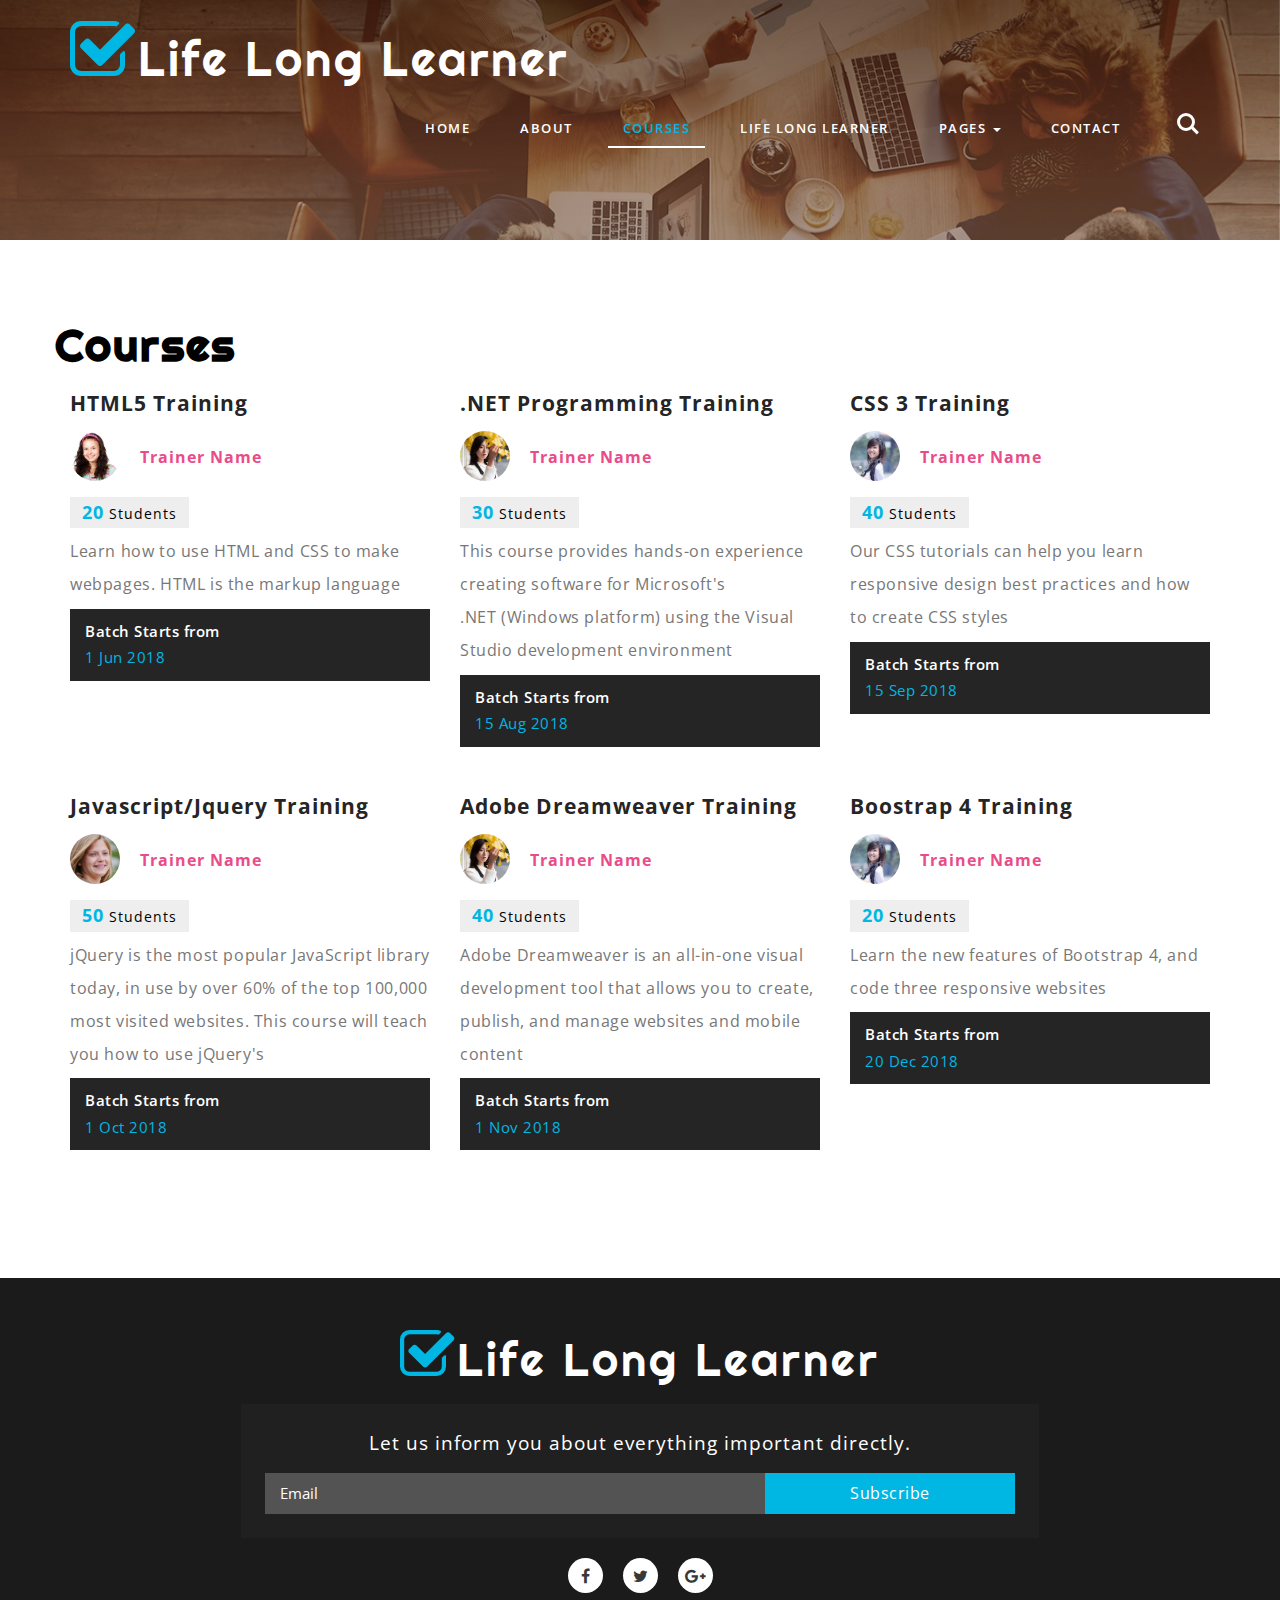
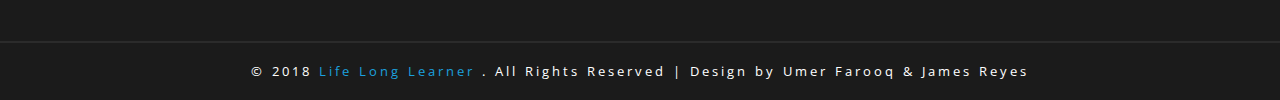
<file: courses.html>
<!DOCTYPE html>
<!--
Author: Umer Farooq & James Reyes
ET 710 Spring 2018 Group Project
-->
<html lang="en">

<head>
	    <title>Life Long Learner an Education Category Bootstrap Responsive Website </title>
	    	<!-- Meta Tags -->
	<meta name="viewport" content="width=device-width, initial-scale=1">
	<meta http-equiv="Content-Type" content="text/html; charset=utf-8" />
	<meta name="keywords" content="Institute Responsive web template, Bootstrap Web Templates, Flat Web Templates, Android Compatible web template, 
Smartphone Compatible web template, free webdesigns for Nokia, Samsung, LG, Sony Ericsson, Motorola web design" />
	<script type="application/x-javascript">
		addEventListener("load", function () {
			setTimeout(hideURLbar, 0);
		}, false);

		function hideURLbar() {
			window.scrollTo(0, 1);
		}
	</script>
	<!-- //Meta Tags -->
	<!-- Style-sheets -->
	<link href="css/bootstrap.css" rel="stylesheet" type="text/css" media="all" />
	<link href="css/font-awesome.css" rel="stylesheet">
	<link href="css/style.css" rel="stylesheet" type="text/css" media="all" />
	<!--// Style-sheets -->
	<!--web-fonts-->
	<link href="//fonts.googleapis.com/css?family=Open+Sans:300,400,600,700" rel="stylesheet">
	<link href="//fonts.googleapis.com/css?family=Righteous" rel="stylesheet">
	<!--//web-fonts-->
		<style type="text/css">
.st{line-height:1.4;word-wrap:break-word}</style>
</head>

<body>
	<!-- banner -->
	<div class="banner inner-banner" id="home">
		<div class="container">
			<!-- header -->
			<header>

				<div class="header-bottom-w3layouts" style="left: 0px; top: 0px">
					<div class="main-w3ls-logo">
						<h1><a href="index.html"><span class="fa fa-check-square-o" aria-hidden="true"></span>Life Long Learner</a></h1>
					</div>
					<!-- navigation -->
					<nav class="navbar navbar-default">
						<!-- Brand and toggle get grouped for better mobile display -->
						<div class="navbar-header">
							<button type="button" class="navbar-toggle collapsed" data-toggle="collapse" data-target="#bs-example-navbar-collapse-1"
							    aria-expanded="false">
					<span class="sr-only">Toggle navigation</span>
					<span class="icon-bar"></span>
					<span class="icon-bar"></span>
					<span class="icon-bar"></span>
				  </button>

						</div>

						<!-- Collect the nav links, forms, and other content for toggling -->
						<div class="collapse navbar-collapse" id="bs-example-navbar-collapse-1">
							<ul class="nav navbar-nav">
								<li><a href="index.html">Home</a></li>
								<li><a href="about.html">About</a></li>
								<li><a class="active" href="courses.html">Courses</a></li>
								<li><a href="LifeLongLearner.html">Life Long Learner</a></li>
								<li class="dropdown">
									<a href="#" class="dropdown-toggle" data-toggle="dropdown">Pages <b class="caret"></b></a>
									<ul class="dropdown-menu">
										<li><a href="icons.html">Web Icons</a></li>
										<li><a href="typography.html">Typography</a></li>
									</ul>
								</li>
								<li><a href="contact.html">Contact</a></li>
							</ul>

						</div>
						<!-- /.navbar-collapse -->

					</nav>
					<div class="search-agile-bar">
						<div class="cd-main-header">
							<ul class="cd-header-buttons">
								<li><a class="cd-search-trigger" href="#cd-search"> <span></span></a></li>
							</ul>
							<!-- cd-header-buttons -->
						</div>
						<div id="cd-search" class="cd-search">
							<form action="#" method="post">
								<div class="agileits-search-field">
									<input name="Search" type="search" placeholder="Click enter after typing...">
								</div>
							</form>
						</div>
					</div>
				</div>
				<div class="clearfix"></div>
				<!-- //navigation -->
			</header>
			<!-- //header -->
		</div>
	</div>
	<!-- //banner -->
	<!-- Services-Inner -->
	<div class="courses">
		<div class="container">
			<div class="row">
			<h5 class="main-w3l-title">Courses</h5>
			<div class="col-md-4 courses-info">
				<h5><span id="dnn_ctr268087_dnnTITLE_titleLabel0" class="Head">HTML5
				Training</span> </h5>
				<div class="c-image">
					<img src="images/t1.jpg" alt=" " class="img-responsive">
					<h6>Trainer Name</h6>
					<div class="clearfix"></div>
				</div>
				<p class="numbers"><span>20</span> Students</p>
				<p class="paragraph-agileinfo">
				Learn how to use HTML and CSS to make webpages. HTML is the markup language</p>
				<p class="batch">Batch Starts from <span>1 Jun 2018</span></p>
			</div>
			<div class="col-md-4 courses-info">
				<h5>.NET Programming
				<span id="dnn_ctr268087_dnnTITLE_titleLabel1" class="Head">
				Training</span> </h5>
				<div class="c-image">
					<img src="images/t2.jpg" alt=" " class="img-responsive">
					<h6>Trainer Name</h6>
					<div class="clearfix"></div>
				</div>
				<p class="numbers"><span>30</span> Students</p>
				<p class="paragraph-agileinfo">
				This&nbsp;course&nbsp;provides hands-on experience creating software for Microsoft's .NET&nbsp;(Windows platform) using the Visual Studio development environment</p>
				<p class="batch">Batch Starts from <span>15 Aug 2018</span></p>
			</div>
			<div class="col-md-4 courses-info">
				<h5>CSS
				<span id="dnn_ctr268087_dnnTITLE_titleLabel2" class="Head">3 
				Training</span> </h5>
				<div class="c-image">
					<img src="images/t3.jpg" alt=" " class="img-responsive">
					<h6>Trainer Name</h6>
					<div class="clearfix"></div>
				</div>
				<p class="numbers"><span>40</span> Students</p>
				<p class="paragraph-agileinfo">
				Our CSS tutorials can help you learn responsive design best practices and how to create CSS styles</p>
				<p class="batch">Batch Starts from <span>15 Sep 2018</span></p>
			</div>
	</div>
			<div class="row">
			<div class="col-md-4 courses-info">
				<h5>Javascript/Jquery
				<span id="dnn_ctr268087_dnnTITLE_titleLabel3" class="Head">
				Training</span> </h5>
				<div class="c-image">
					<img src="images/t4.jpg" alt=" " class="img-responsive">
					<h6>Trainer Name</h6>
					<div class="clearfix"></div>
				</div>
				<p class="numbers"><span>50</span> Students</p>
				<p class="paragraph-agileinfo">
				jQuery is the most popular JavaScript library today, in use by over 60% of the top 100,000 most visited websites. This course will teach you how to use jQuery's&nbsp;&nbsp;</p>
				<p class="batch">Batch Starts from <span>1 Oct 2018</span></p>
			</div>
			<div class="col-md-4 courses-info">
				<h5><span id="dnn_ctr268087_dnnTITLE_titleLabel4" class="Head">
				Adobe Dreamweaver Training</span> </h5>
				<div class="c-image">
					<img src="images/t2.jpg" alt=" " class="img-responsive">
					<h6>Trainer Name</h6>
					<div class="clearfix"></div>
				</div>
				<p class="numbers"><span>40</span> Students</p>
				<p class="paragraph-agileinfo">
				Adobe Dreamweaver is an all-in-one visual development tool that allows you to create, publish, and manage websites and mobile content</p>
				<p class="batch">Batch Starts from <span>1 Nov 2018</span></p>
			</div>
			<div class="col-md-4 courses-info">
				<h5><span id="dnn_ctr268087_dnnTITLE_titleLabel5" class="Head">Boostrap 4 Training</span></h5>
				<div class="c-image">
					<img src="images/t3.jpg" alt=" " class="img-responsive">
					<h6>Trainer Name</h6>
					<div class="clearfix"></div>
				</div>
				<p class="numbers"><span>20</span> Students</p>
				<p class="paragraph-agileinfo">
				Learn the new features of Bootstrap 4, and code three responsive websites</p>
				<p class="batch">Batch Starts from <span>20 Dec 2018</span></p>
			</div>
		</div>
		</div>
	</div>
	<!--// Services-Inner -->
	<!-- Footer -->
	<div class="footer-agileits-w3layouts">
		<div class="container">
			<div class="btm-logo-w3ls">
				<h2><a href="index.html"><span class="fa fa-check-square-o" aria-hidden="true"></span>Life Long Learner</a></h2>
			</div>
			<div class="subscribe-w3ls">
				<h6>Let us inform you about everything important directly.</h6>
				<form action="#" method="post">
					<div class="col-md-8 col-sm-8 col-xs-8 input-flds-w3-agile">
						<input type="email" name="Email" placeholder="Email" required="">
					</div>
					<div class="col-md-4 col-sm-4 col-xs-4 input-flds-w3-agile">
						<input type="submit" value="Subscribe">
					</div>
					<div class="clearfix"> </div>
				</form>
			</div>
			<div class="social-icons-agileits">
				<ul>
					<li><a href="#"><span class="fa fa-facebook"></span></a></li>
					<li><a href="#"><span class="fa fa-twitter"></span></a></li>
					<li><a href="#"><span class="fa fa-google-plus"></span></a></li>
				</ul>
			</div>

			<div class="clearfix"> </div>
		</div>
	</div>
	<div class="copyright-w3layouts">
		<div class="container">
			<p>&copy; 2018 <a href="http://LLL.com/"> Life Long Learner </a>. All Rights Reserved | Design by Umer Farooq & James Reyes </p>
		</div>
	</div>
	<!-- //Footer -->

	<a href="#home" class="scroll" id="toTop" style="display: block;"> <span id="toTopHover" style="opacity: 1;"> </span></a>
	<!-- //smooth scrolling -->


	<script type="text/javascript" src="js/jquery-2.2.3.min.js"></script>

	<!--search-bar-->
	<script src="js/main.js"></script>
	<!--//search-bar-->

	<!-- start-smoth-scrolling -->
	<script type="text/javascript" src="js/move-top.js"></script>
	<script type="text/javascript" src="js/easing.js"></script>
	<script type="text/javascript">
		jQuery(document).ready(function ($) {
			$(".scroll").click(function (event) {
				event.preventDefault();
				$('html,body').animate({
					scrollTop: $(this.hash).offset().top
				}, 1000);
			});
		});
	</script>
	<!-- start-smoth-scrolling -->
	<!-- here stars scrolling icon -->
	<script type="text/javascript">
		$(document).ready(function () {
			/*
				var defaults = {
				containerID: 'toTop', // fading element id
				containerHoverID: 'toTopHover', // fading element hover id
				scrollSpeed: 1200,
				easingType: 'linear' 
				};
			*/

			$().UItoTop({
				easingType: 'easeOutQuart'
			});

		});
	</script>
	<!-- //here ends scrolling icon -->
	<!--js for bootstrap working-->
	<script src="js/bootstrap.js"></script>
	<!-- //for bootstrap working -->
</body>

</html>
</file>
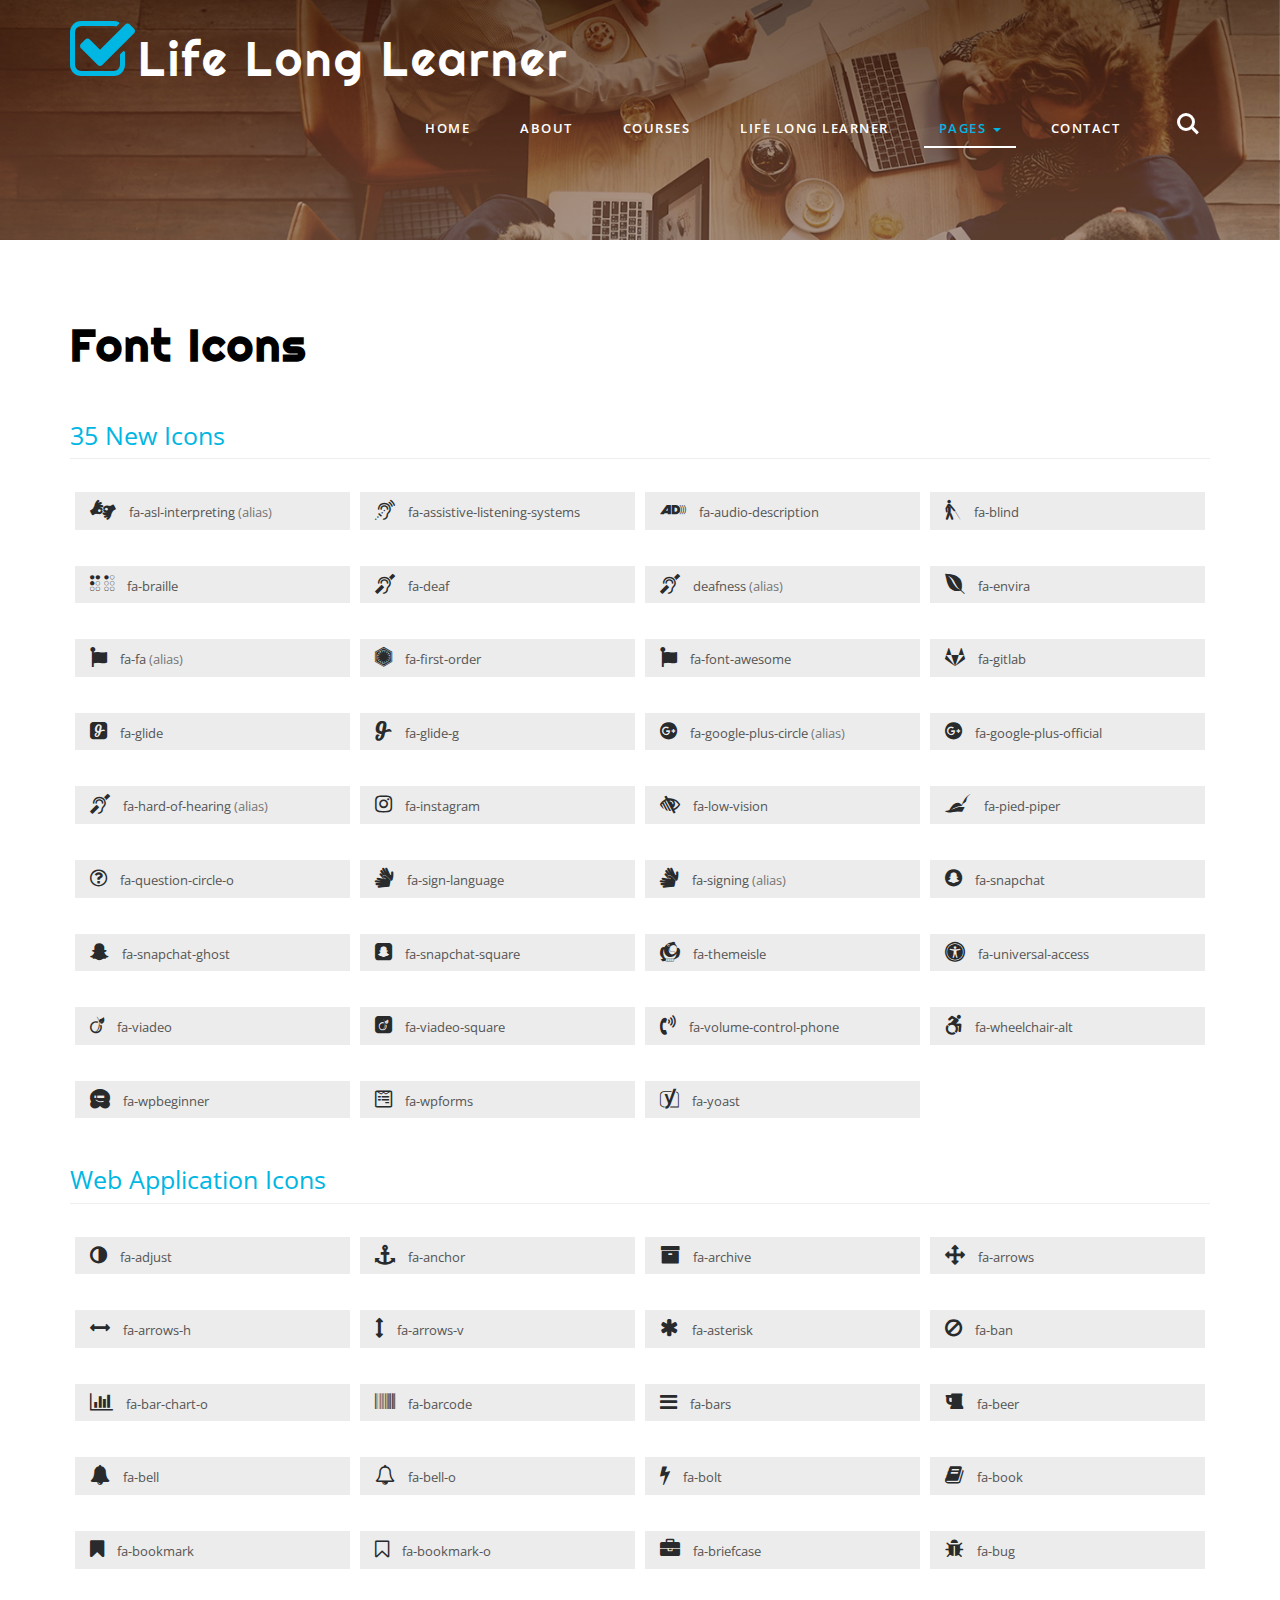
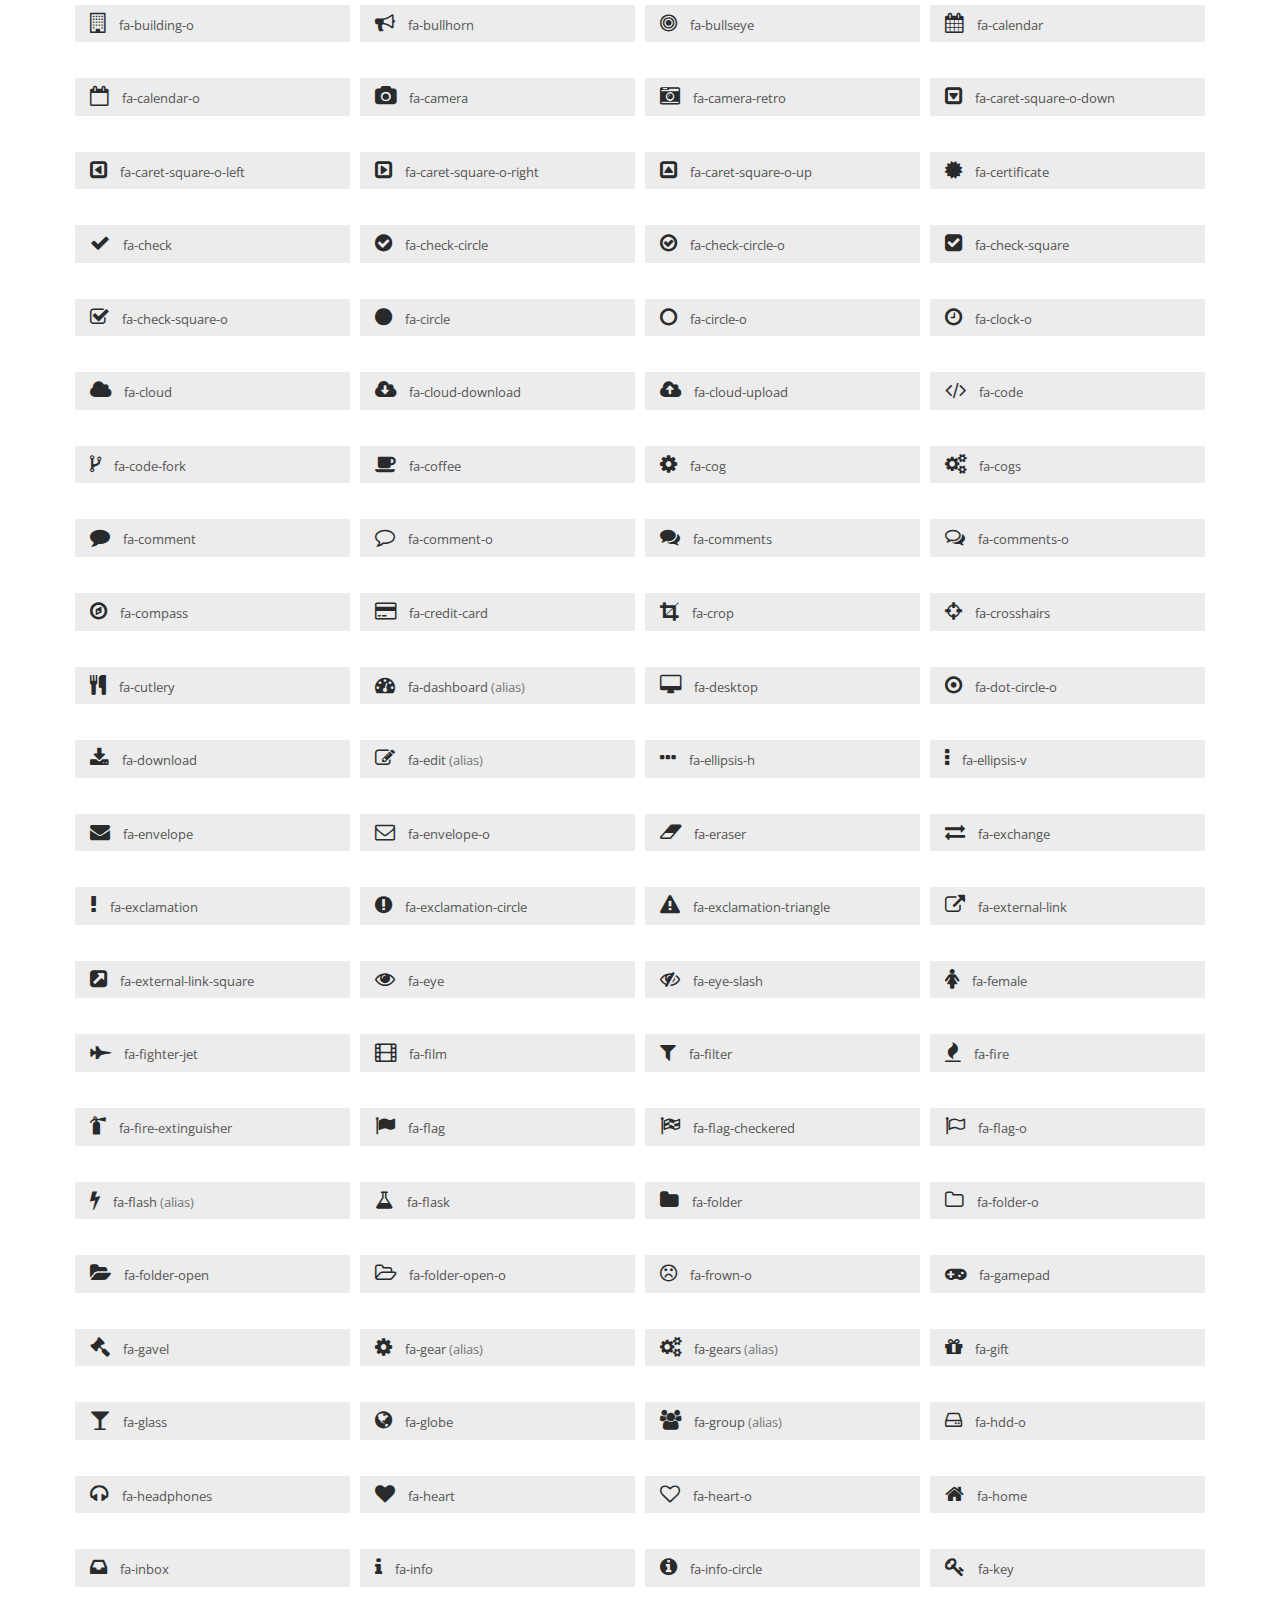
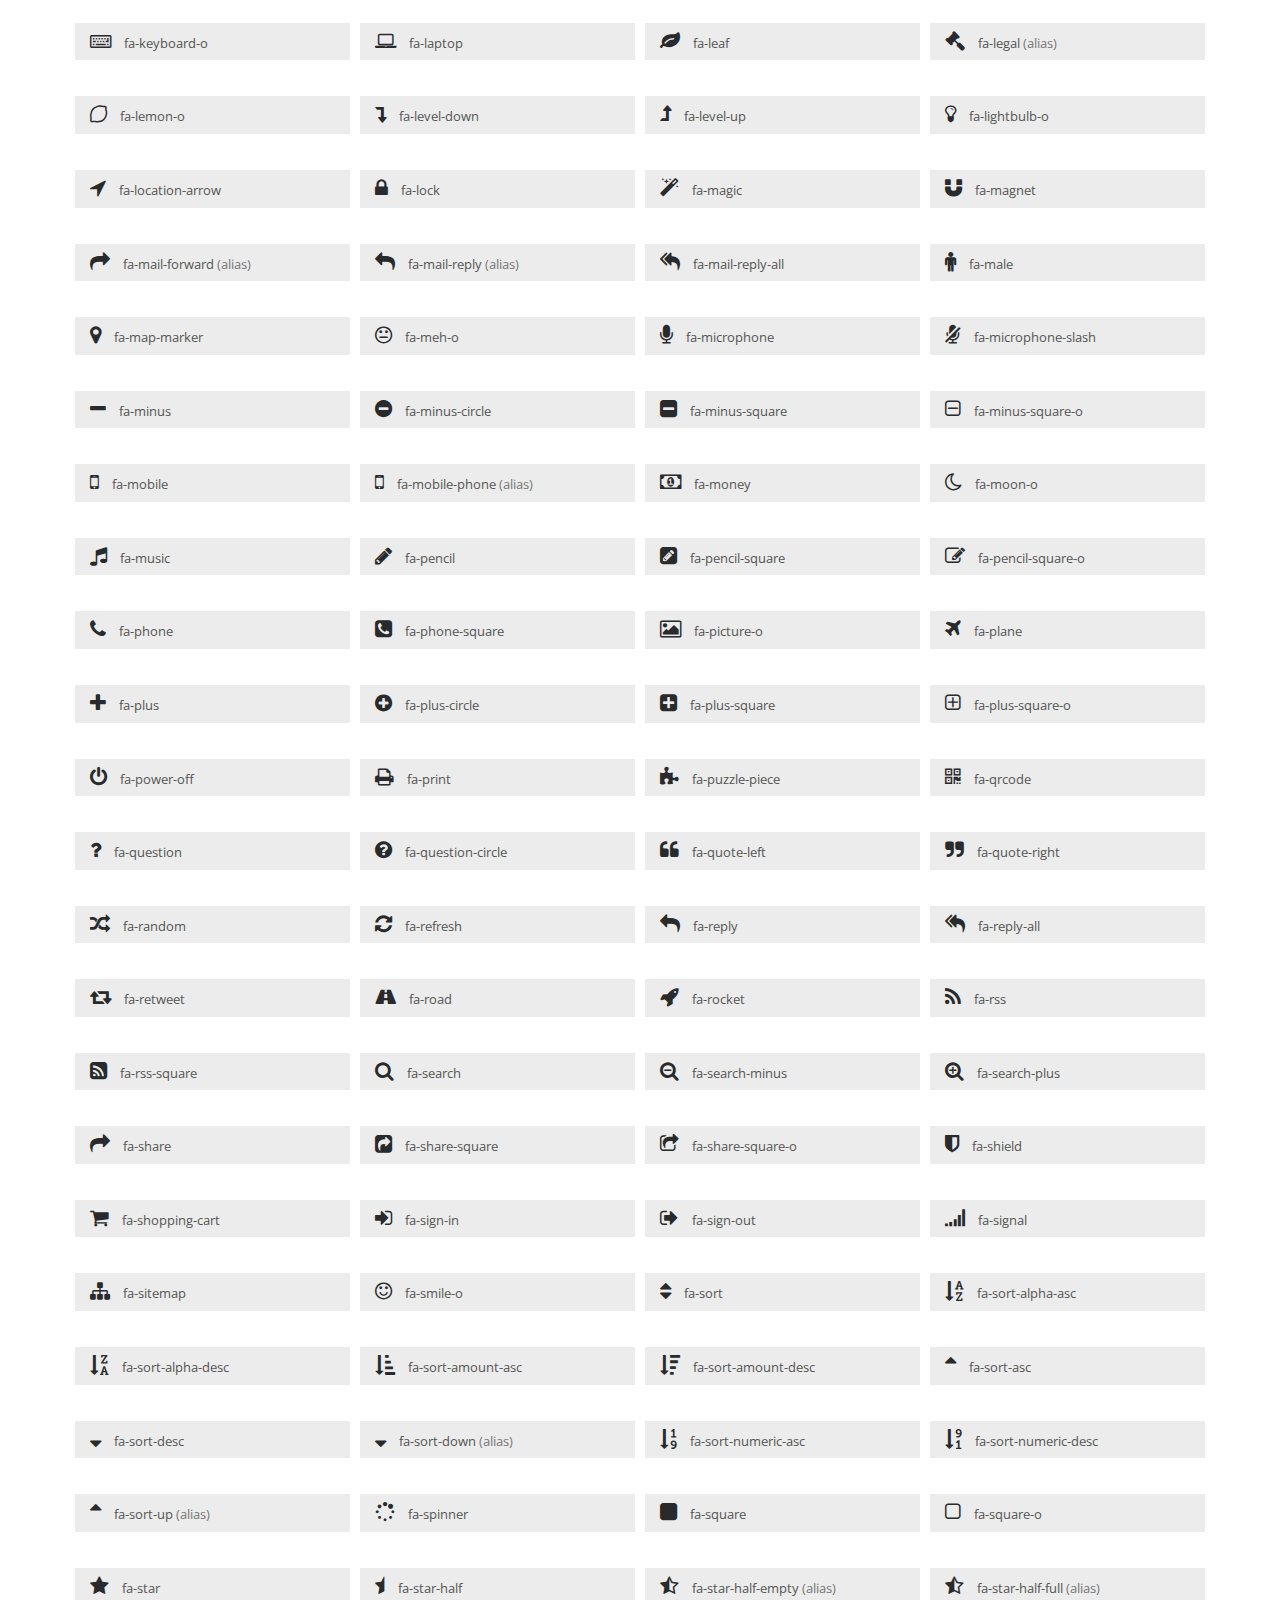
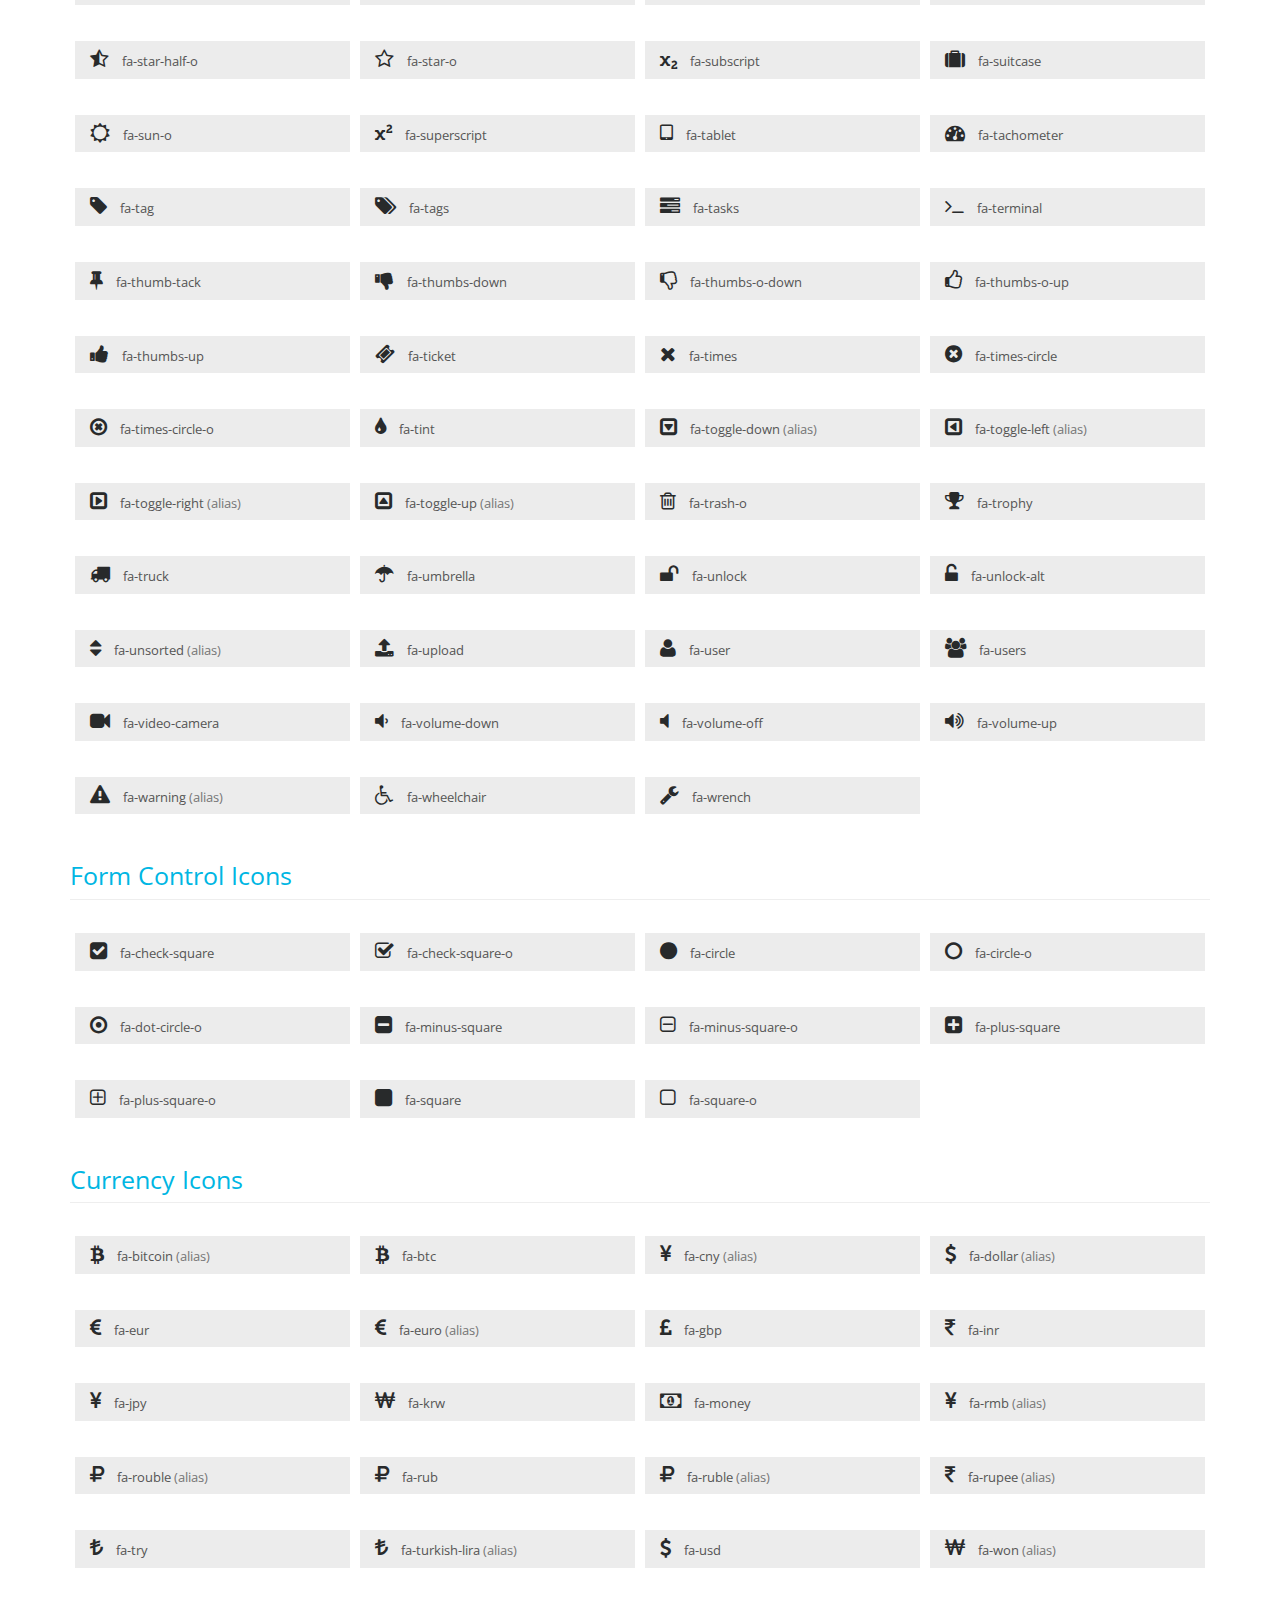
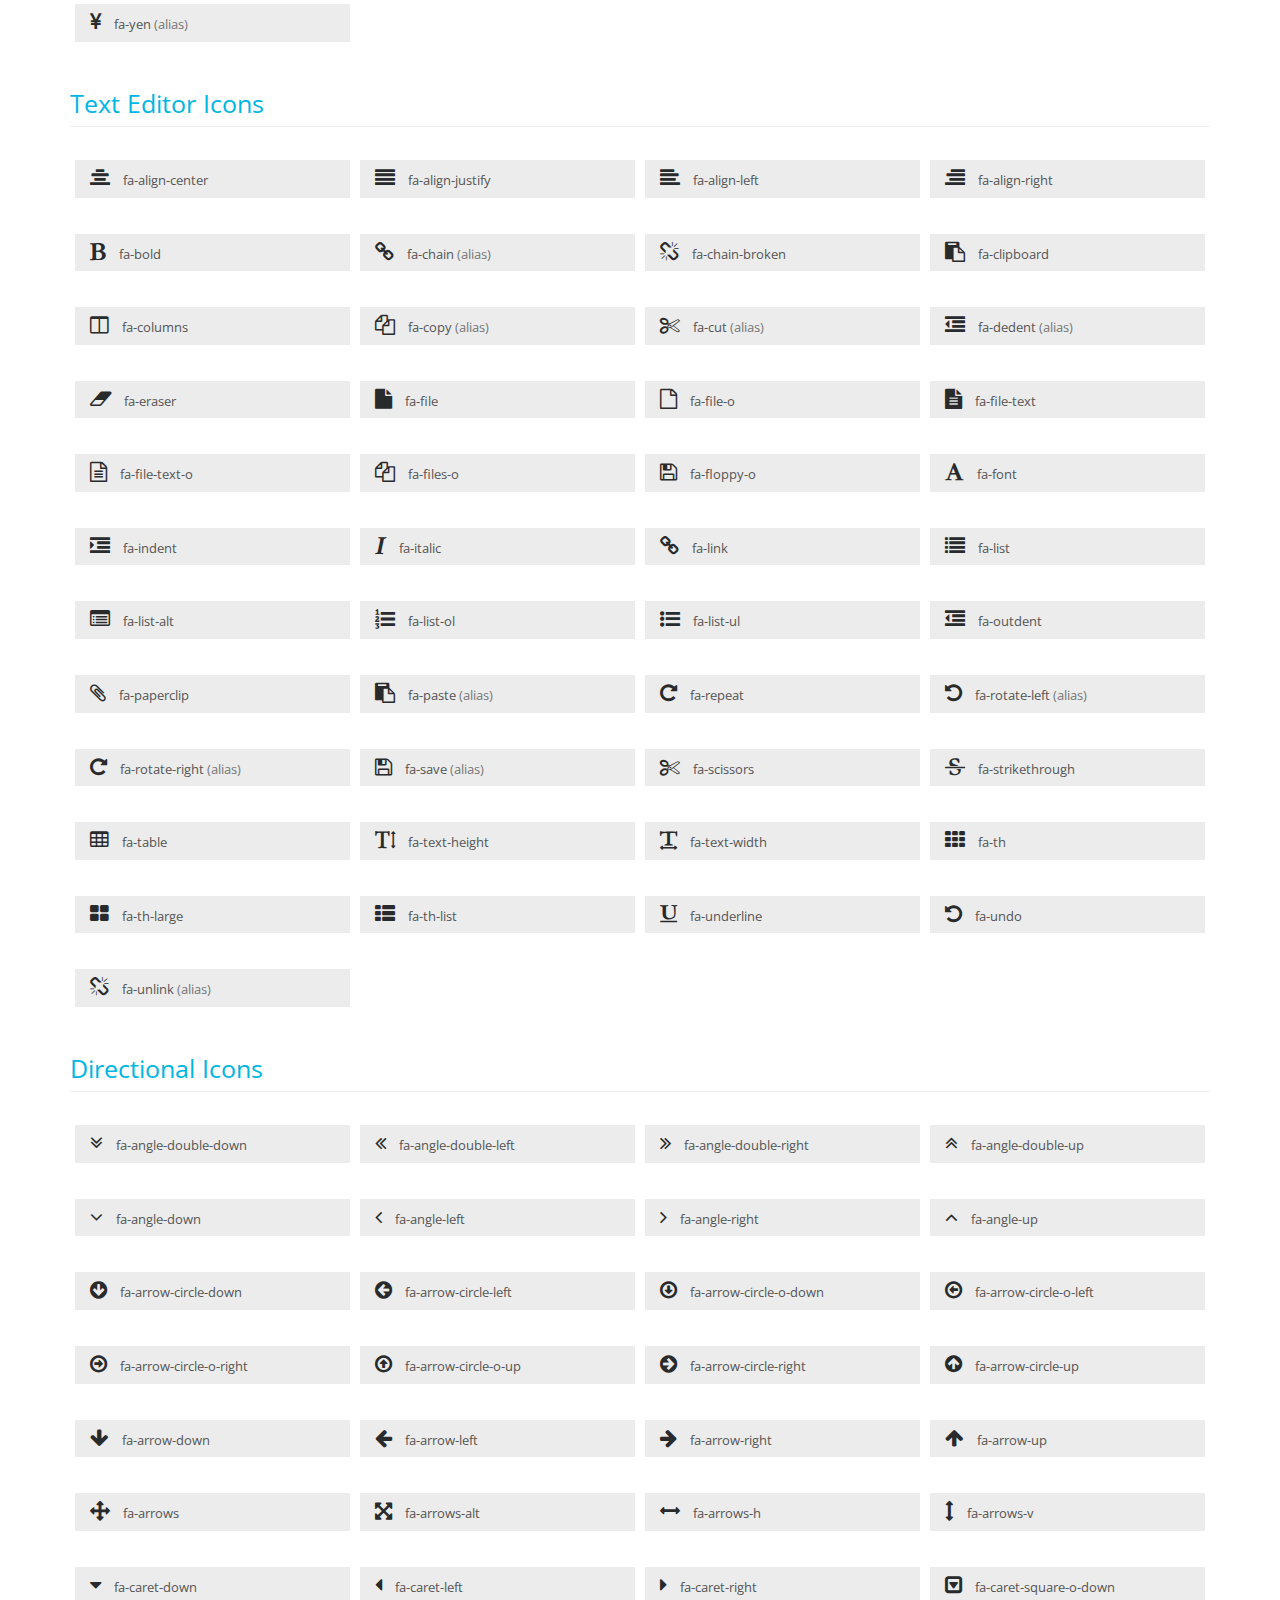
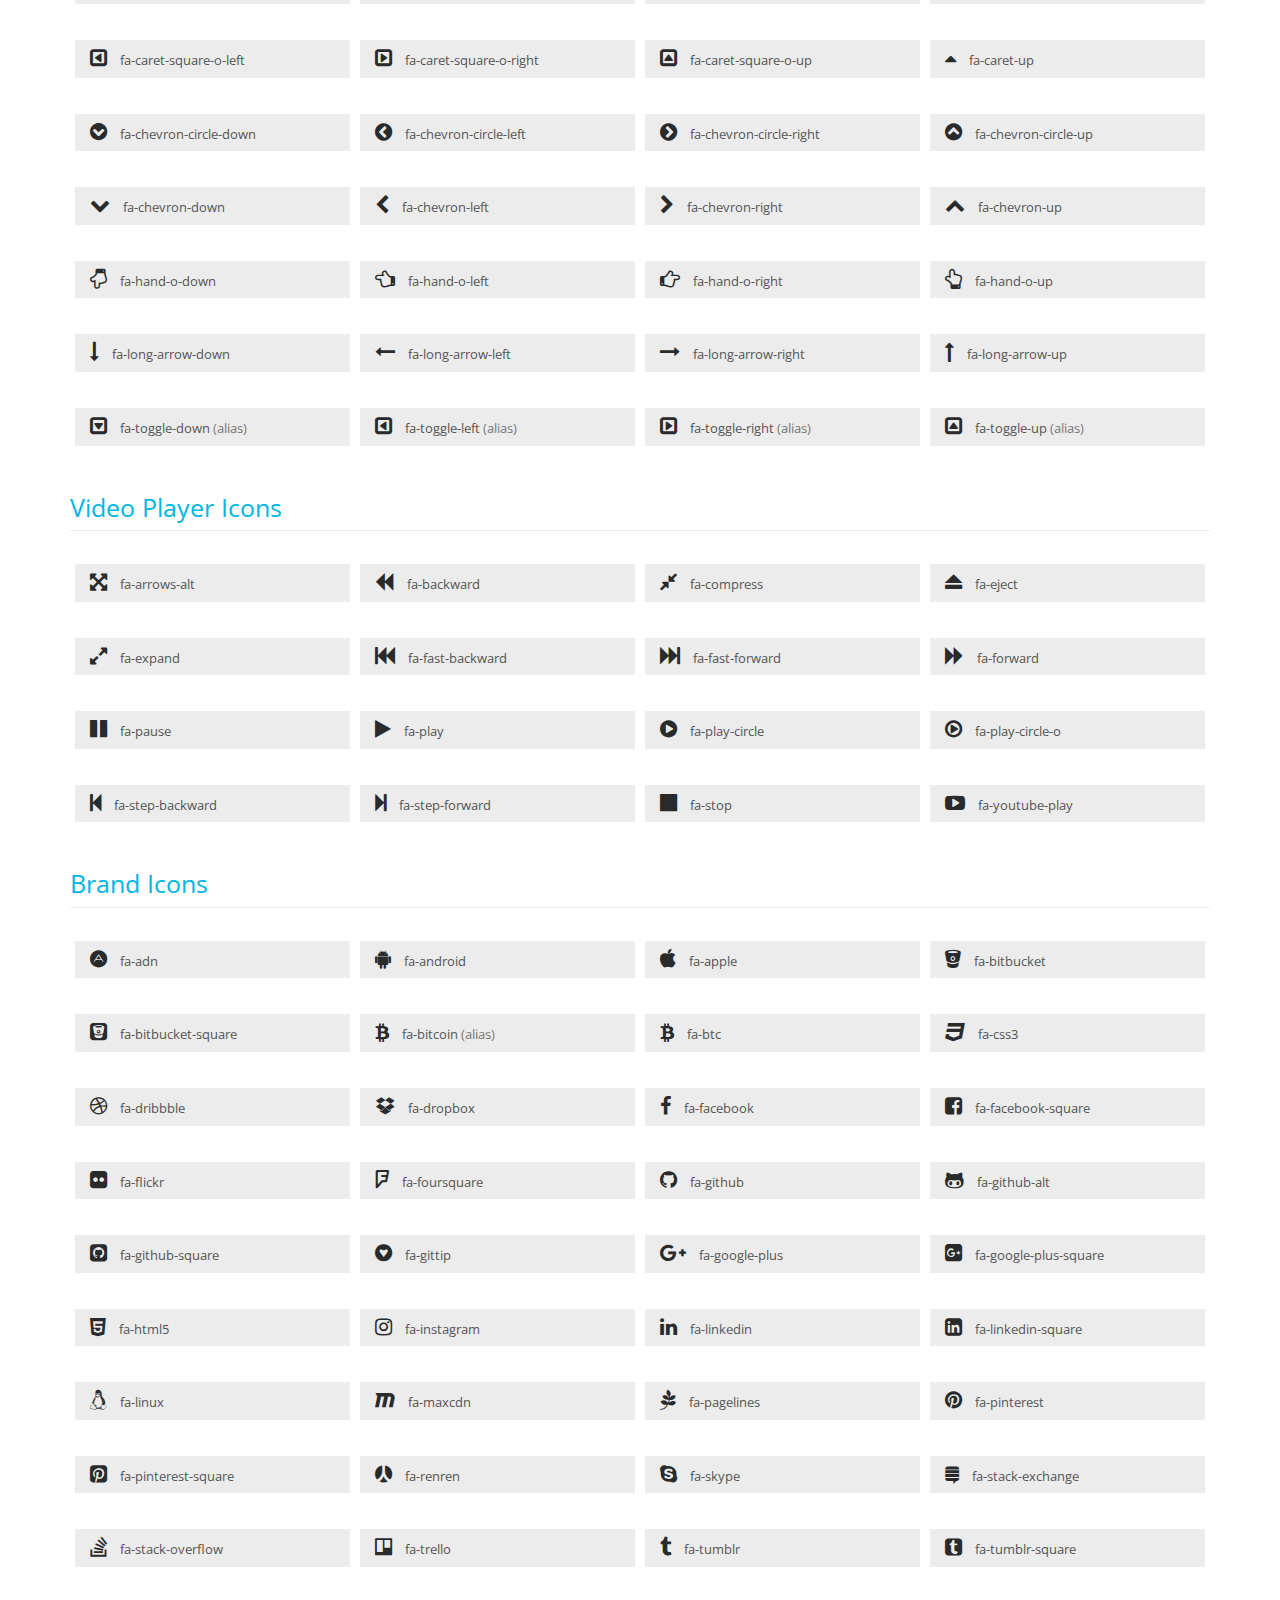
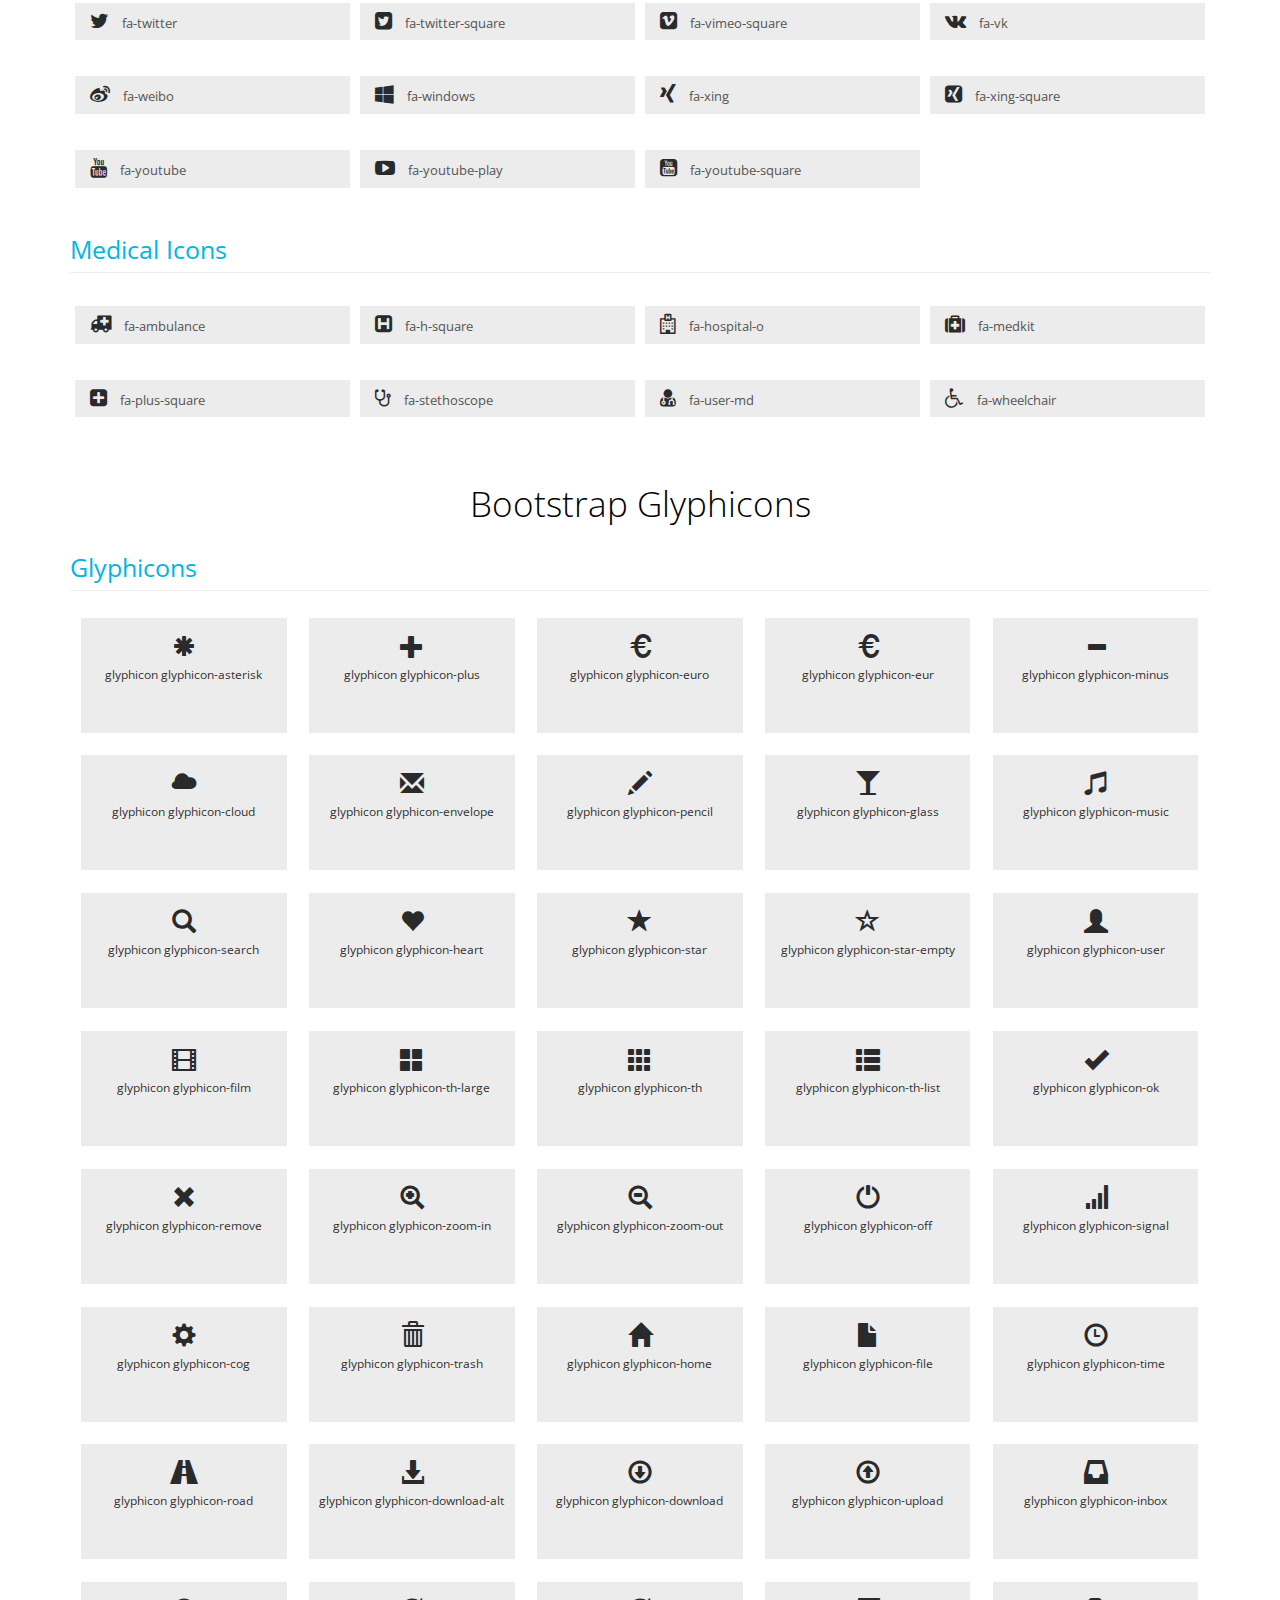
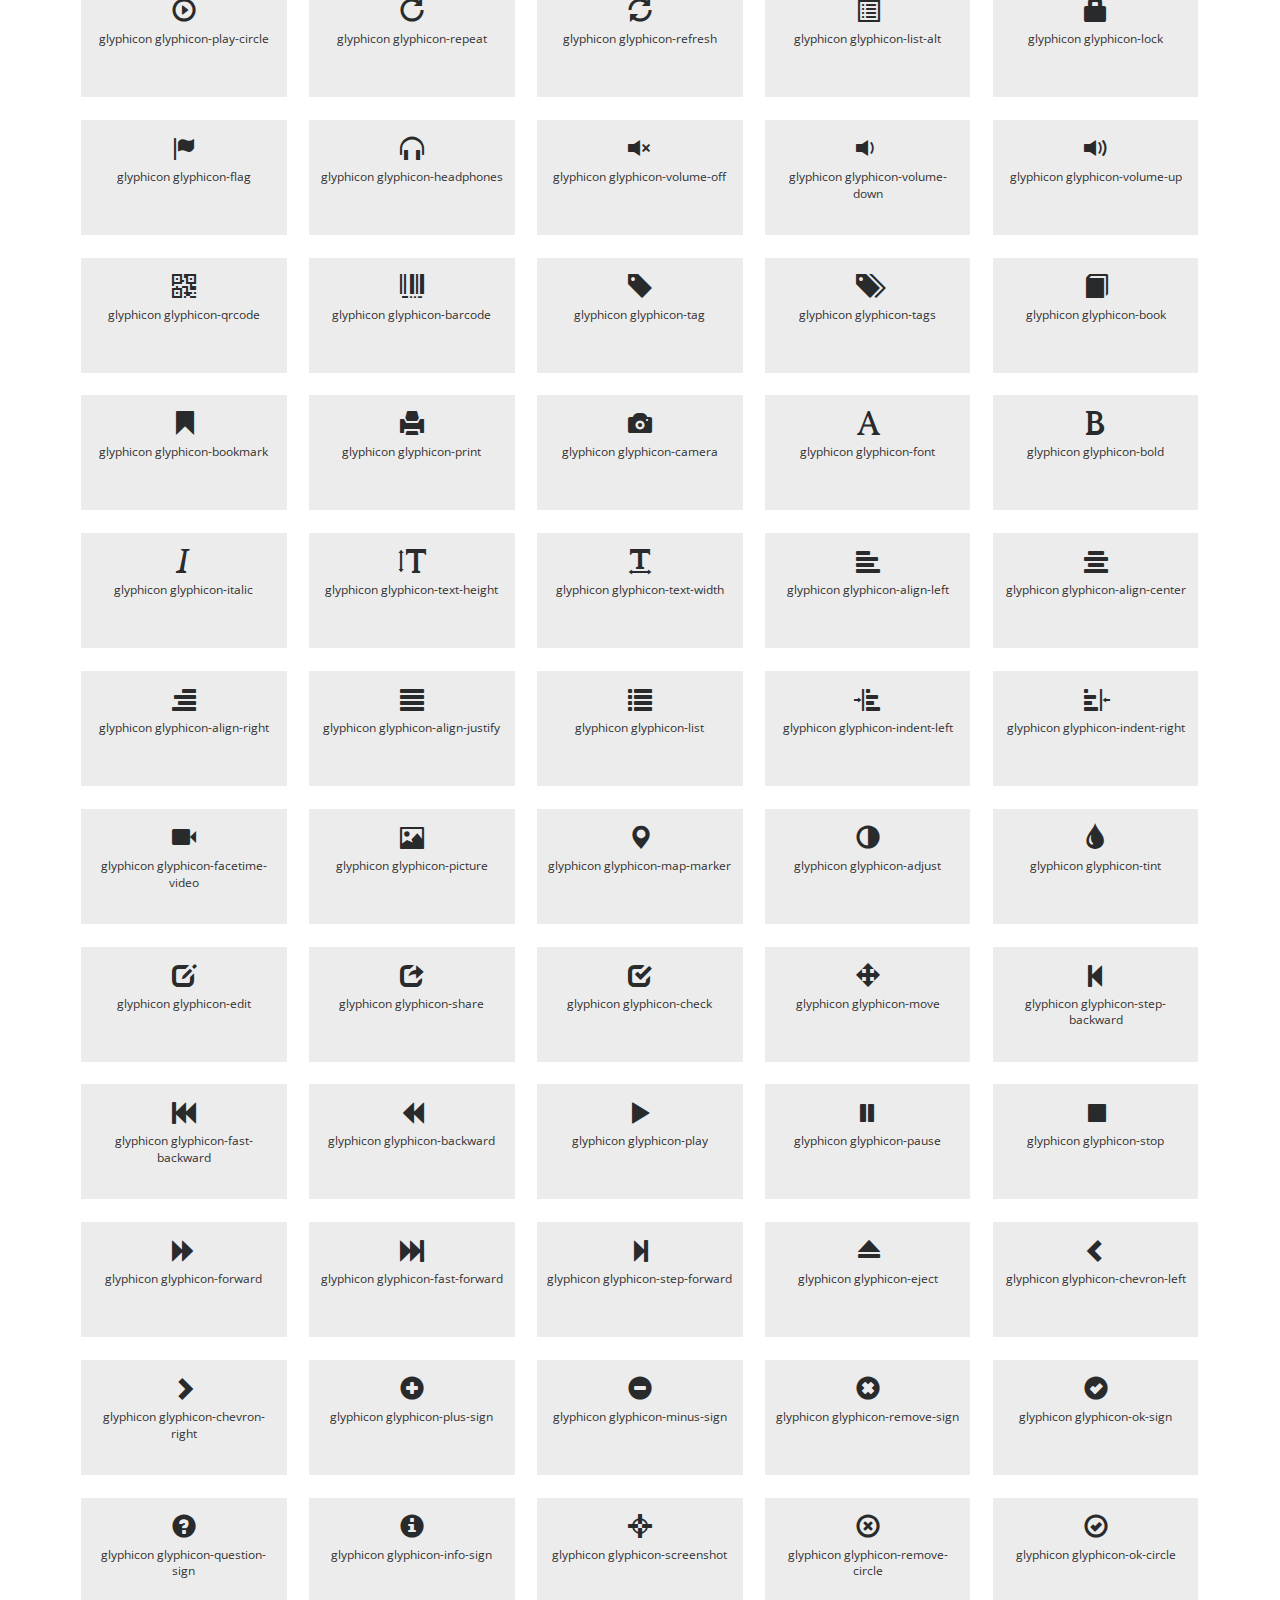
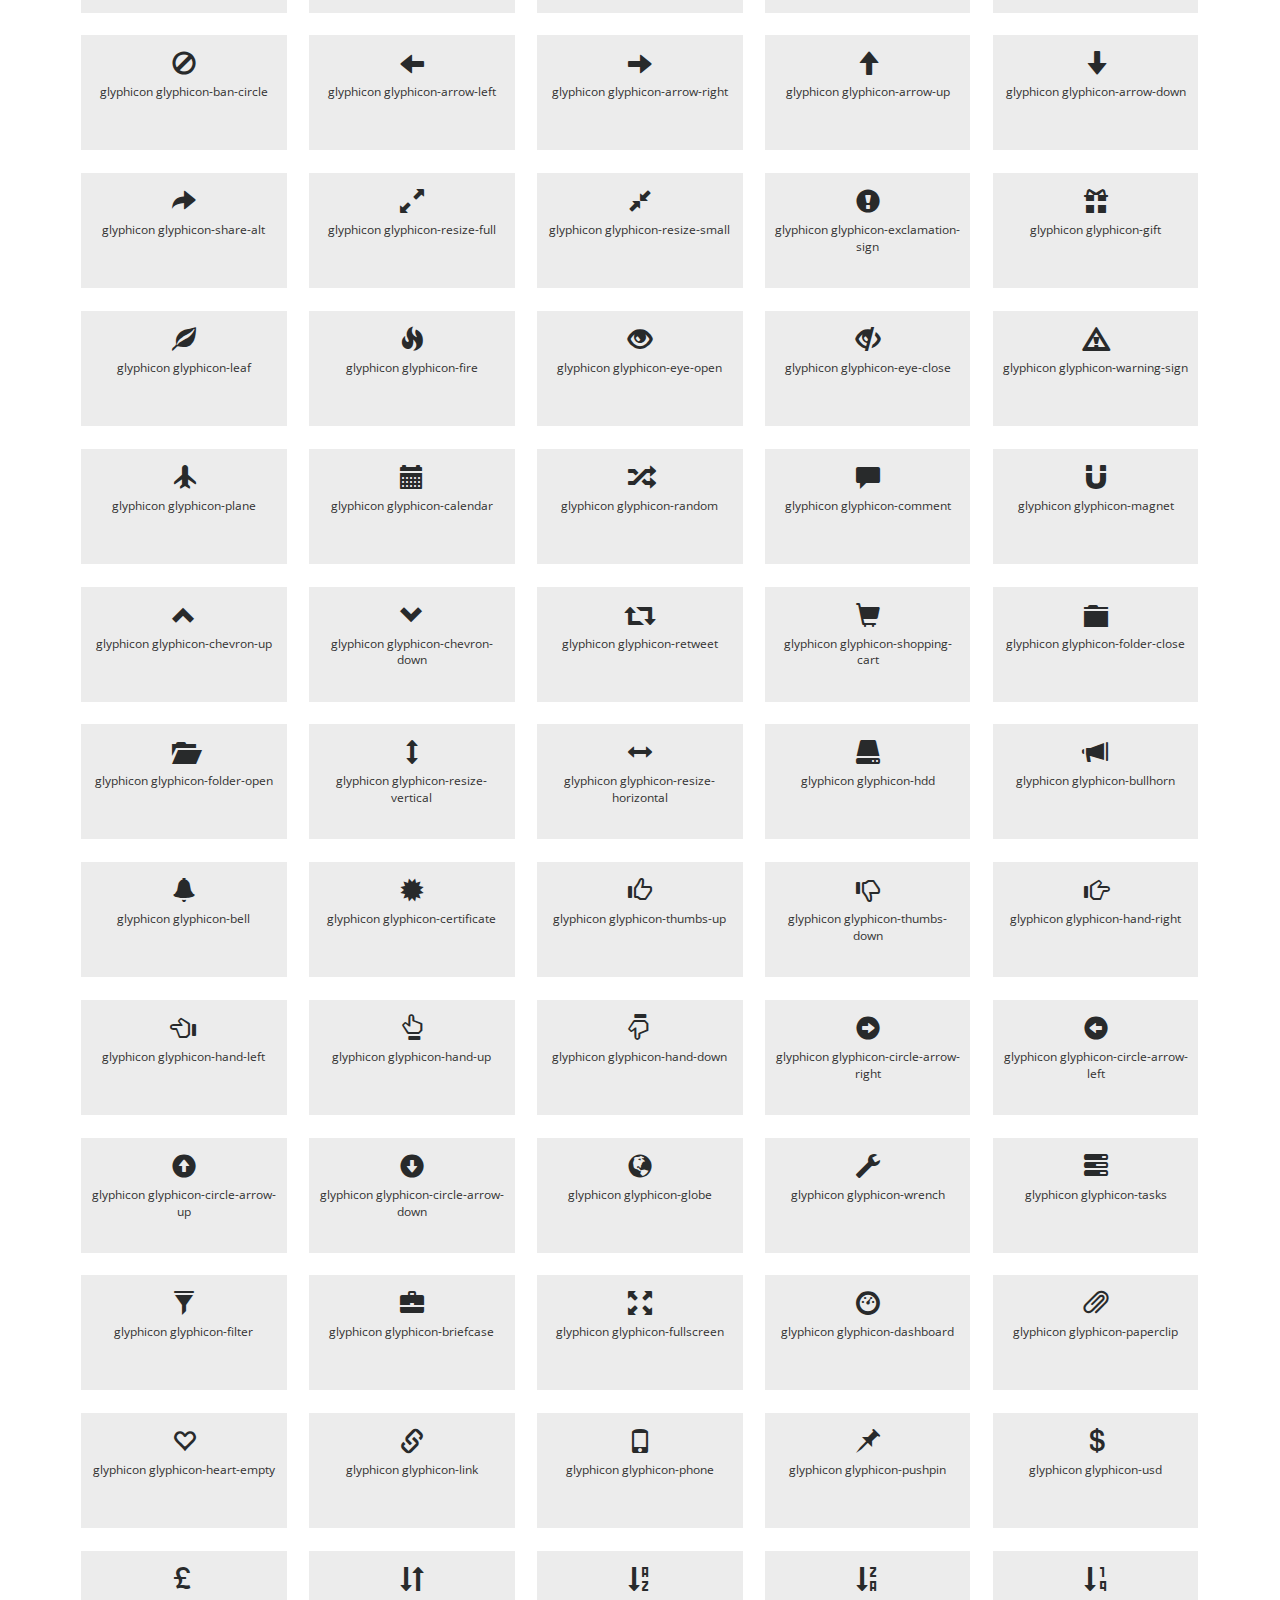
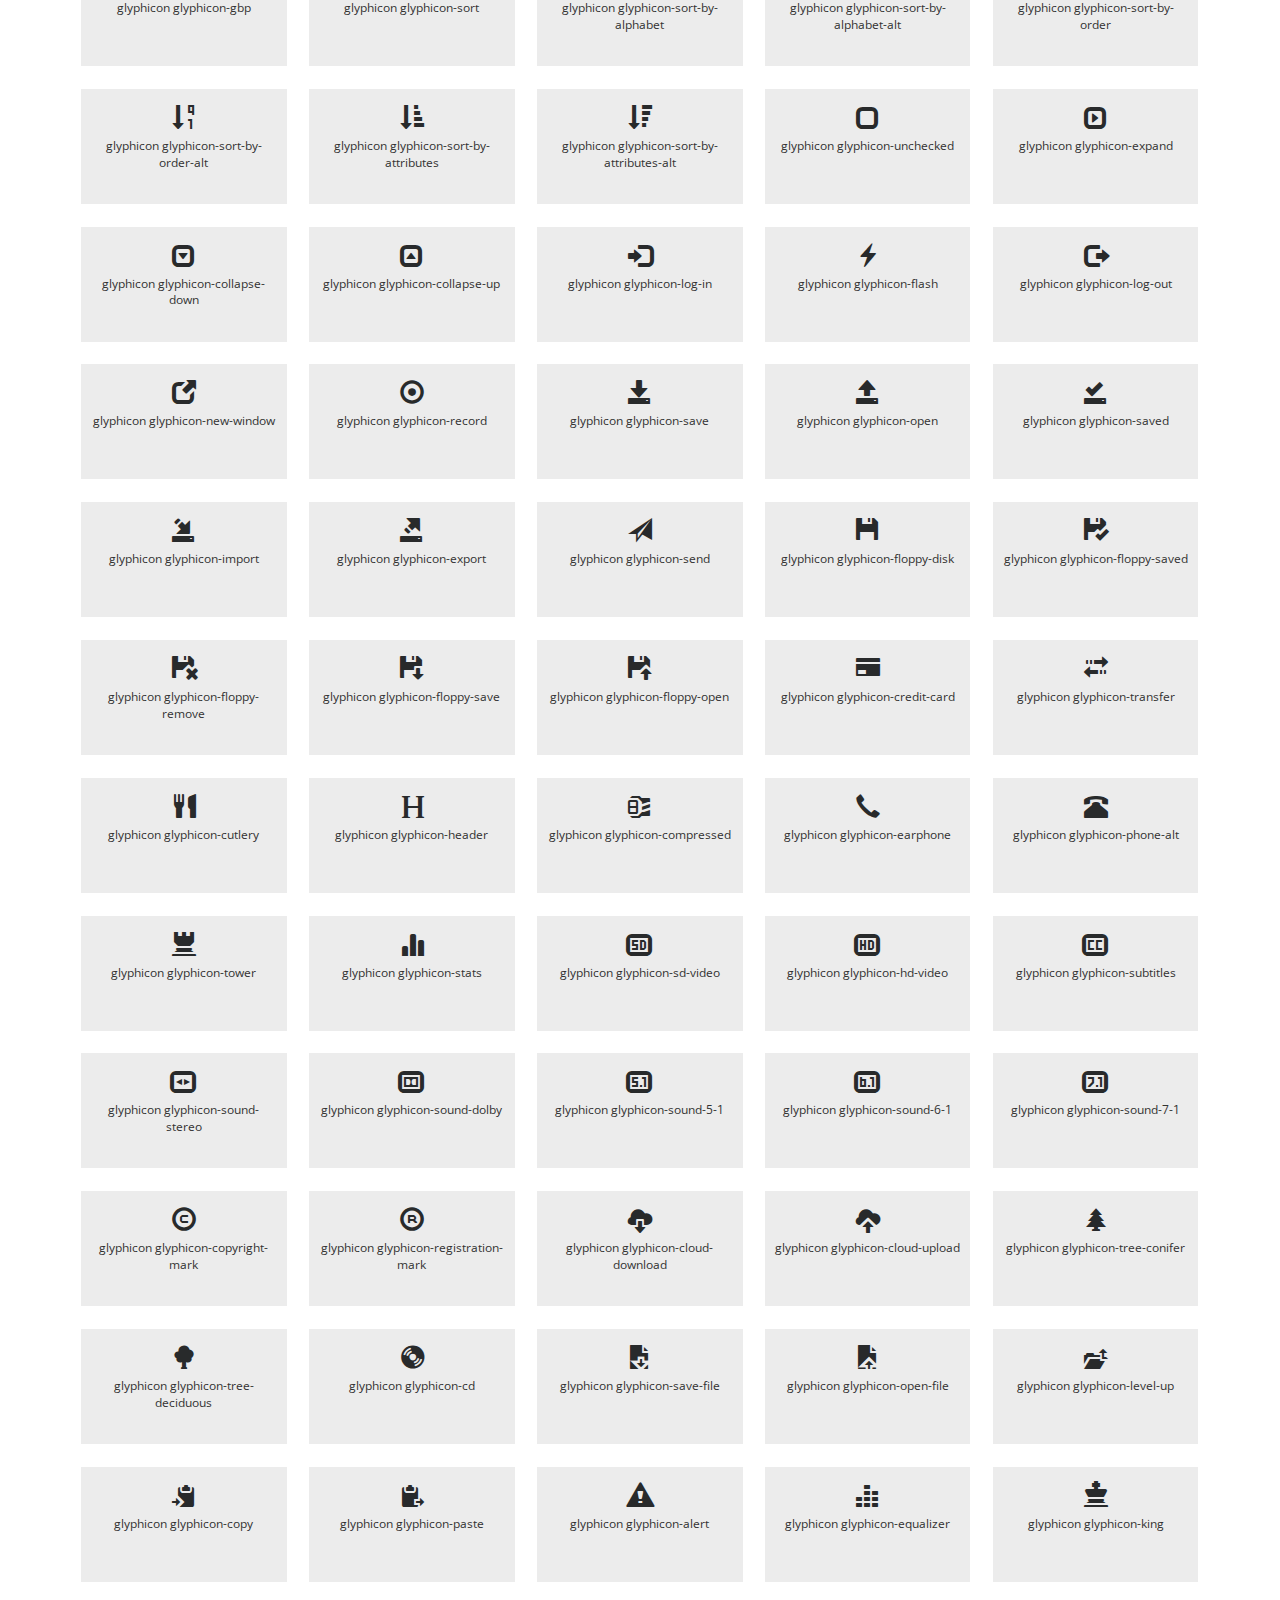
<file: icons.html>
<!--
Author: W3layouts
Author URL: http://w3layouts.com
License: Creative Commons Attribution 3.0 Unported
License URL: http://creativecommons.org/licenses/by/3.0/
-->
<!DOCTYPE html>
<html lang="en">

<head>
    <title>Life Long Learner an Education Category Bootstrap Responsive Website </title>
    <!-- Meta Tags -->
    <meta name="viewport" content="width=device-width, initial-scale=1">
    <meta http-equiv="Content-Type" content="text/html; charset=utf-8" />
    <meta name="keywords" content="Institute Responsive web template, Bootstrap Web Templates, Flat Web Templates, Android Compatible web template, 
Smartphone Compatible web template, free webdesigns for Nokia, Samsung, LG, Sony Ericsson, Motorola web design" />
    <script type="application/x-javascript">
        addEventListener("load", function () {
            setTimeout(hideURLbar, 0);
        }, false);

        function hideURLbar() {
            window.scrollTo(0, 1);
        }
    </script>
    <!-- //Meta Tags -->
    <!-- Style-sheets -->
    <link href="css/bootstrap.css" rel="stylesheet" type="text/css" media="all" />
    <link href="css/font-awesome.css" rel="stylesheet">
    <link href="css/style.css" rel="stylesheet" type="text/css" media="all" />
    <!--// Style-sheets -->
    <!--web-fonts-->
    <link href="//fonts.googleapis.com/css?family=Open+Sans:300,400,600,700" rel="stylesheet">
    <link href="//fonts.googleapis.com/css?family=Righteous" rel="stylesheet">
    <!--//web-fonts-->
</head>

<body>
    <!-- banner -->
    <div class="banner inner-banner" id="home">
        <div class="container">
            <!-- header -->
            <header>

                <div class="header-bottom-w3layouts">
                    <div class="main-w3ls-logo">
                        <h1><a href="index.html"><span class="fa fa-check-square-o" aria-hidden="true"></span>Life Long Learner</a></h1>
                    </div>
                    <!-- navigation -->
                    <nav class="navbar navbar-default">
                        <!-- Brand and toggle get grouped for better mobile display -->
                        <div class="navbar-header">
                            <button type="button" class="navbar-toggle collapsed" data-toggle="collapse" data-target="#bs-example-navbar-collapse-1"
                                aria-expanded="false">
					<span class="sr-only">Toggle navigation</span>
					<span class="icon-bar"></span>
					<span class="icon-bar"></span>
					<span class="icon-bar"></span>
				  </button>

                        </div>

                        <!-- Collect the nav links, forms, and other content for toggling -->
                        <div class="collapse navbar-collapse" id="bs-example-navbar-collapse-1">
                            <ul class="nav navbar-nav">
                                <li><a href="index.html">Home</a></li>
                                <li><a href="about.html">About</a></li>
                                <li><a href="courses.html">Courses</a></li>
                                <li><a href="LifeLongLearner.html">Life Long Learner</a></li>
                                <li class="dropdown">
                                    <a href="#" class="dropdown-toggle active" data-toggle="dropdown">Pages <b class="caret"></b></a>
                                    <ul class="dropdown-menu">
                                        <li><a href="icons.html">Web Icons</a></li>
                                        <li><a href="typography.html">Typography</a></li>
                                    </ul>
                                </li>
                                <li><a href="contact.html">Contact</a></li>
                            </ul>

                        </div>
                        <!-- /.navbar-collapse -->

                    </nav>
                    <div class="search-agile-bar">
                        <div class="cd-main-header">
                            <ul class="cd-header-buttons">
                                <li><a class="cd-search-trigger" href="#cd-search"> <span></span></a></li>
                            </ul>
                            <!-- cd-header-buttons -->
                        </div>
                        <div id="cd-search" class="cd-search">
                            <form action="#" method="post">
                                <div class="agileits-search-field">
                                    <input name="Search" type="search" placeholder="Click enter after typing...">
                                </div>
                            </form>
                        </div>
                    </div>
                </div>
                <div class="clearfix"></div>
                <!-- //navigation -->
            </header>
            <!-- //header -->
        </div>
    </div>
    <!-- //banner -->
    <!-- /icons-->
    <div class="inner-pages">
        <div class="container">
            <h5 class="main-w3l-title">Font Icons</h5>
            <div class="inner_sec_info">
                <div class="grid_3 grid_4 icons_page">
                    <div class="icons">
                        <div class="heading-underline">
                            <div class="h-u1"></div>
                            <div class="h-u2"></div>
                            <div class="h-u3"></div>
                            <div class="clearfix"></div>
                        </div>
                        <section id="new">
                            <h3 class="page-header page-header icon-subheading-wthree">35 New Icons </h3>

                            <div class="row fontawesome-icon-list">

                                <div class="icon-box col-md-3 col-sm-4"><a class="web-w3-agile-icon" href="#"><i class="fa fa-asl-interpreting" aria-hidden="true"></i> fa-asl-interpreting <span class="text-muted">(alias)</span></a></div>

                                <div class="icon-box col-md-3 col-sm-4"><a class="web-w3-agile-icon" href="#"><i class="fa fa-assistive-listening-systems" aria-hidden="true"></i> fa-assistive-listening-systems</a></div>

                                <div class="icon-box col-md-3 col-sm-4"><a class="web-w3-agile-icon" href="#"><i class="fa fa-audio-description" aria-hidden="true"></i> fa-audio-description</a></div>

                                <div class="icon-box col-md-3 col-sm-4"><a class="web-w3-agile-icon" href="#"><i class="fa fa-blind" aria-hidden="true"></i> fa-blind</a></div>

                                <div class="icon-box col-md-3 col-sm-4"><a class="web-w3-agile-icon" href="#"><i class="fa fa-braille" aria-hidden="true"></i> fa-braille</a></div>

                                <div class="icon-box col-md-3 col-sm-4"><a class="web-w3-agile-icon" href="#"><i class="fa fa-deaf" aria-hidden="true"></i> fa-deaf</a></div>

                                <div class="icon-box col-md-3 col-sm-4"><a class="web-w3-agile-icon" href="#"><i class="fa fa-deafness" aria-hidden="true"></i> deafness <span class="text-muted">(alias)</span></a></div>

                                <div class="icon-box col-md-3 col-sm-4"><a class="web-w3-agile-icon" href="#"><i class="fa fa-envira" aria-hidden="true"></i> fa-envira</a></div>

                                <div class="icon-box col-md-3 col-sm-4"><a class="web-w3-agile-icon" href="#"><i class="fa fa-fa" aria-hidden="true"></i> fa-fa <span class="text-muted">(alias)</span></a></div>

                                <div class="icon-box col-md-3 col-sm-4"><a class="web-w3-agile-icon" href="#"><i class="fa fa-first-order" aria-hidden="true"></i> fa-first-order</a></div>

                                <div class="icon-box col-md-3 col-sm-4"><a class="web-w3-agile-icon" href="#"><i class="fa fa-font-awesome" aria-hidden="true"></i> fa-font-awesome</a></div>

                                <div class="icon-box col-md-3 col-sm-4"><a class="web-w3-agile-icon" href="#"><i class="fa fa-gitlab" aria-hidden="true"></i> fa-gitlab</a></div>

                                <div class="icon-box col-md-3 col-sm-4"><a class="web-w3-agile-icon" href="#"><i class="fa fa-glide" aria-hidden="true"></i> fa-glide</a></div>

                                <div class="icon-box col-md-3 col-sm-4"><a class="web-w3-agile-icon" href="#"><i class="fa fa-glide-g" aria-hidden="true"></i> fa-glide-g</a></div>

                                <div class="icon-box col-md-3 col-sm-4"><a class="web-w3-agile-icon" href="#"><i class="fa fa-google-plus-circle" aria-hidden="true"></i> fa-google-plus-circle <span class="text-muted">(alias)</span></a></div>

                                <div class="icon-box col-md-3 col-sm-4"><a class="web-w3-agile-icon" href="#"><i class="fa fa-google-plus-official" aria-hidden="true"></i> fa-google-plus-official</a></div>

                                <div class="icon-box col-md-3 col-sm-4"><a class="web-w3-agile-icon" href="#"><i class="fa fa-hard-of-hearing" aria-hidden="true"></i> fa-hard-of-hearing <span class="text-muted">(alias)</span></a></div>

                                <div class="icon-box col-md-3 col-sm-4"><a class="web-w3-agile-icon" href="#"><i class="fa fa-instagram" aria-hidden="true"></i> fa-instagram</a></div>

                                <div class="icon-box col-md-3 col-sm-4"><a class="web-w3-agile-icon" href="#"><i class="fa fa-low-vision" aria-hidden="true"></i> fa-low-vision</a></div>

                                <div class="icon-box col-md-3 col-sm-4"><a class="web-w3-agile-icon" href="#"><i class="fa fa-pied-piper" aria-hidden="true"></i> fa-pied-piper</a></div>

                                <div class="icon-box col-md-3 col-sm-4"><a class="web-w3-agile-icon" href="#"><i class="fa fa-question-circle-o" aria-hidden="true"></i> fa-question-circle-o</a></div>

                                <div class="icon-box col-md-3 col-sm-4"><a class="web-w3-agile-icon" href="#"><i class="fa fa-sign-language" aria-hidden="true"></i> fa-sign-language</a></div>

                                <div class="icon-box col-md-3 col-sm-4"><a class="web-w3-agile-icon" href="#"><i class="fa fa-signing" aria-hidden="true"></i> fa-signing <span class="text-muted">(alias)</span></a></div>

                                <div class="icon-box col-md-3 col-sm-4"><a class="web-w3-agile-icon" href="#"><i class="fa fa-snapchat" aria-hidden="true"></i> fa-snapchat</a></div>

                                <div class="icon-box col-md-3 col-sm-4"><a class="web-w3-agile-icon" href="#"><i class="fa fa-snapchat-ghost" aria-hidden="true"></i> fa-snapchat-ghost</a></div>

                                <div class="icon-box col-md-3 col-sm-4"><a class="web-w3-agile-icon" href="#"><i class="fa fa-snapchat-square" aria-hidden="true"></i> fa-snapchat-square</a></div>

                                <div class="icon-box col-md-3 col-sm-4"><a class="web-w3-agile-icon" href="#"><i class="fa fa-themeisle" aria-hidden="true"></i> fa-themeisle</a></div>

                                <div class="icon-box col-md-3 col-sm-4"><a class="web-w3-agile-icon" href="#"><i class="fa fa-universal-access" aria-hidden="true"></i> fa-universal-access</a></div>

                                <div class="icon-box col-md-3 col-sm-4"><a class="web-w3-agile-icon" href="#"><i class="fa fa-viadeo" aria-hidden="true"></i> fa-viadeo</a></div>

                                <div class="icon-box col-md-3 col-sm-4"><a class="web-w3-agile-icon" href="#"><i class="fa fa-viadeo-square" aria-hidden="true"></i> fa-viadeo-square</a></div>

                                <div class="icon-box col-md-3 col-sm-4"><a class="web-w3-agile-icon" href="#"><i class="fa fa-volume-control-phone" aria-hidden="true"></i> fa-volume-control-phone</a></div>

                                <div class="icon-box col-md-3 col-sm-4"><a class="web-w3-agile-icon" href="#"><i class="fa fa-wheelchair-alt" aria-hidden="true"></i> fa-wheelchair-alt</a></div>

                                <div class="icon-box col-md-3 col-sm-4"><a class="web-w3-agile-icon" href="#"><i class="fa fa-wpbeginner" aria-hidden="true"></i> fa-wpbeginner</a></div>

                                <div class="icon-box col-md-3 col-sm-4"><a class="web-w3-agile-icon" href="#"><i class="fa fa-wpforms" aria-hidden="true"></i> fa-wpforms</a></div>

                                <div class="icon-box col-md-3 col-sm-4"><a class="web-w3-agile-icon" href="#"><i class="fa fa-yoast" aria-hidden="true"></i> fa-yoast</a></div>

                            </div>

                        </section>
                        <div class="section group">
                            <div class="box">
                                <div class="title ">
                                    <h3 class="page-header icon-subheading-wthree">Web Application Icons</h3>
                                </div>
                                <div class="box_content">
                                    <div class="fontawesome-icon-list">
                                        <div class="icon-box col-md-3 col-sm-4"><a class="web-w3-agile-icon" href="#"><i class="fa fa-adjust"></i> fa-adjust</a></div>

                                        <div class="icon-box col-md-3 col-sm-4"><a class="web-w3-agile-icon" href="#"><i class="fa fa-anchor"></i> fa-anchor</a></div>

                                        <div class="icon-box col-md-3 col-sm-4"><a class="web-w3-agile-icon" href="#"><i class="fa fa-archive"></i> fa-archive</a></div>

                                        <div class="icon-box col-md-3 col-sm-4"><a class="web-w3-agile-icon" href="#"><i class="fa fa-arrows"></i> fa-arrows</a></div>

                                        <div class="icon-box col-md-3 col-sm-4"><a class="web-w3-agile-icon" href="#"><i class="fa fa-arrows-h"></i> fa-arrows-h</a></div>

                                        <div class="icon-box col-md-3 col-sm-4"><a class="web-w3-agile-icon" href="#"><i class="fa fa-arrows-v"></i> fa-arrows-v</a></div>

                                        <div class="icon-box col-md-3 col-sm-4"><a class="web-w3-agile-icon" href="#"><i class="fa fa-asterisk"></i> fa-asterisk</a></div>

                                        <div class="icon-box col-md-3 col-sm-4"><a class="web-w3-agile-icon" href="#"><i class="fa fa-ban"></i> fa-ban</a></div>

                                        <div class="icon-box col-md-3 col-sm-4"><a class="web-w3-agile-icon" href="#"><i class="fa fa-bar-chart-o"></i> fa-bar-chart-o</a></div>

                                        <div class="icon-box col-md-3 col-sm-4"><a class="web-w3-agile-icon" href="#"><i class="fa fa-barcode"></i> fa-barcode</a></div>

                                        <div class="icon-box col-md-3 col-sm-4"><a class="web-w3-agile-icon" href="#"><i class="fa fa-bars"></i> fa-bars</a></div>

                                        <div class="icon-box col-md-3 col-sm-4"><a class="web-w3-agile-icon" href="#"><i class="fa fa-beer"></i> fa-beer</a></div>

                                        <div class="icon-box col-md-3 col-sm-4"><a class="web-w3-agile-icon" href="#"><i class="fa fa-bell"></i> fa-bell</a></div>

                                        <div class="icon-box col-md-3 col-sm-4"><a class="web-w3-agile-icon" href="#"><i class="fa fa-bell-o"></i> fa-bell-o</a></div>

                                        <div class="icon-box col-md-3 col-sm-4"><a class="web-w3-agile-icon" href="#"><i class="fa fa-bolt"></i> fa-bolt</a></div>

                                        <div class="icon-box col-md-3 col-sm-4"><a class="web-w3-agile-icon" href="#"><i class="fa fa-book"></i> fa-book</a></div>

                                        <div class="icon-box col-md-3 col-sm-4"><a class="web-w3-agile-icon" href="#"><i class="fa fa-bookmark"></i> fa-bookmark</a></div>

                                        <div class="icon-box col-md-3 col-sm-4"><a class="web-w3-agile-icon" href="#"><i class="fa fa-bookmark-o"></i> fa-bookmark-o</a></div>

                                        <div class="icon-box col-md-3 col-sm-4"><a class="web-w3-agile-icon" href="#"><i class="fa fa-briefcase"></i> fa-briefcase</a></div>

                                        <div class="icon-box col-md-3 col-sm-4"><a class="web-w3-agile-icon" href="#"><i class="fa fa-bug"></i> fa-bug</a></div>

                                        <div class="icon-box col-md-3 col-sm-4"><a class="web-w3-agile-icon" href="#"><i class="fa fa-building-o"></i> fa-building-o</a></div>

                                        <div class="icon-box col-md-3 col-sm-4"><a class="web-w3-agile-icon" href="#"><i class="fa fa-bullhorn"></i> fa-bullhorn</a></div>

                                        <div class="icon-box col-md-3 col-sm-4"><a class="web-w3-agile-icon" href="#"><i class="fa fa-bullseye"></i> fa-bullseye</a></div>

                                        <div class="icon-box col-md-3 col-sm-4"><a class="web-w3-agile-icon" href="#"><i class="fa fa-calendar"></i> fa-calendar</a></div>

                                        <div class="icon-box col-md-3 col-sm-4"><a class="web-w3-agile-icon" href="#"><i class="fa fa-calendar-o"></i> fa-calendar-o</a></div>

                                        <div class="icon-box col-md-3 col-sm-4"><a class="web-w3-agile-icon" href="#"><i class="fa fa-camera"></i> fa-camera</a></div>

                                        <div class="icon-box col-md-3 col-sm-4"><a class="web-w3-agile-icon" href="#"><i class="fa fa-camera-retro"></i> fa-camera-retro</a></div>

                                        <div class="icon-box col-md-3 col-sm-4"><a class="web-w3-agile-icon" href="#"><i class="fa fa-caret-square-o-down"></i> fa-caret-square-o-down</a></div>

                                        <div class="icon-box col-md-3 col-sm-4"><a class="web-w3-agile-icon" href="#"><i class="fa fa-caret-square-o-left"></i> fa-caret-square-o-left</a></div>

                                        <div class="icon-box col-md-3 col-sm-4"><a class="web-w3-agile-icon" href="#"><i class="fa fa-caret-square-o-right"></i> fa-caret-square-o-right</a></div>

                                        <div class="icon-box col-md-3 col-sm-4"><a class="web-w3-agile-icon" href="#"><i class="fa fa-caret-square-o-up"></i> fa-caret-square-o-up</a></div>

                                        <div class="icon-box col-md-3 col-sm-4"><a class="web-w3-agile-icon" href="#"><i class="fa fa-certificate"></i> fa-certificate</a></div>

                                        <div class="icon-box col-md-3 col-sm-4"><a class="web-w3-agile-icon" href="#"><i class="fa fa-check"></i> fa-check</a></div>

                                        <div class="icon-box col-md-3 col-sm-4"><a class="web-w3-agile-icon" href="#"><i class="fa fa-check-circle"></i> fa-check-circle</a></div>

                                        <div class="icon-box col-md-3 col-sm-4"><a class="web-w3-agile-icon" href="#"><i class="fa fa-check-circle-o"></i> fa-check-circle-o</a></div>

                                        <div class="icon-box col-md-3 col-sm-4"><a class="web-w3-agile-icon" href="#"><i class="fa fa-check-square"></i> fa-check-square</a></div>

                                        <div class="icon-box col-md-3 col-sm-4"><a class="web-w3-agile-icon" href="#"><i class="fa fa-check-square-o"></i> fa-check-square-o</a></div>

                                        <div class="icon-box col-md-3 col-sm-4"><a class="web-w3-agile-icon" href="#"><i class="fa fa-circle"></i> fa-circle</a></div>

                                        <div class="icon-box col-md-3 col-sm-4"><a class="web-w3-agile-icon" href="#"><i class="fa fa-circle-o"></i> fa-circle-o</a></div>

                                        <div class="icon-box col-md-3 col-sm-4"><a class="web-w3-agile-icon" href="#"><i class="fa fa-clock-o"></i> fa-clock-o</a></div>

                                        <div class="icon-box col-md-3 col-sm-4"><a class="web-w3-agile-icon" href="#"><i class="fa fa-cloud"></i> fa-cloud</a></div>

                                        <div class="icon-box col-md-3 col-sm-4"><a class="web-w3-agile-icon" href="#"><i class="fa fa-cloud-download"></i> fa-cloud-download</a></div>

                                        <div class="icon-box col-md-3 col-sm-4"><a class="web-w3-agile-icon" href="#"><i class="fa fa-cloud-upload"></i> fa-cloud-upload</a></div>

                                        <div class="icon-box col-md-3 col-sm-4"><a class="web-w3-agile-icon" href="#"><i class="fa fa-code"></i> fa-code</a></div>

                                        <div class="icon-box col-md-3 col-sm-4"><a class="web-w3-agile-icon" href="#"><i class="fa fa-code-fork"></i> fa-code-fork</a></div>

                                        <div class="icon-box col-md-3 col-sm-4"><a class="web-w3-agile-icon" href="#"><i class="fa fa-coffee"></i> fa-coffee</a></div>

                                        <div class="icon-box col-md-3 col-sm-4"><a class="web-w3-agile-icon" href="#"><i class="fa fa-cog"></i> fa-cog</a></div>

                                        <div class="icon-box col-md-3 col-sm-4"><a class="web-w3-agile-icon" href="#"><i class="fa fa-cogs"></i> fa-cogs</a></div>

                                        <div class="icon-box col-md-3 col-sm-4"><a class="web-w3-agile-icon" href="#"><i class="fa fa-comment"></i> fa-comment</a></div>

                                        <div class="icon-box col-md-3 col-sm-4"><a class="web-w3-agile-icon" href="#"><i class="fa fa-comment-o"></i> fa-comment-o</a></div>

                                        <div class="icon-box col-md-3 col-sm-4"><a class="web-w3-agile-icon" href="#"><i class="fa fa-comments"></i> fa-comments</a></div>

                                        <div class="icon-box col-md-3 col-sm-4"><a class="web-w3-agile-icon" href="#"><i class="fa fa-comments-o"></i> fa-comments-o</a></div>

                                        <div class="icon-box col-md-3 col-sm-4"><a class="web-w3-agile-icon" href="#"><i class="fa fa-compass"></i> fa-compass</a></div>

                                        <div class="icon-box col-md-3 col-sm-4"><a class="web-w3-agile-icon" href="#"><i class="fa fa-credit-card"></i> fa-credit-card</a></div>

                                        <div class="icon-box col-md-3 col-sm-4"><a class="web-w3-agile-icon" href="#"><i class="fa fa-crop"></i> fa-crop</a></div>

                                        <div class="icon-box col-md-3 col-sm-4"><a class="web-w3-agile-icon" href="#"><i class="fa fa-crosshairs"></i> fa-crosshairs</a></div>

                                        <div class="icon-box col-md-3 col-sm-4"><a class="web-w3-agile-icon" href="#"><i class="fa fa-cutlery"></i> fa-cutlery</a></div>

                                        <div class="icon-box col-md-3 col-sm-4"><a class="web-w3-agile-icon" href="#"><i class="fa fa-dashboard"></i> fa-dashboard <span class="text-muted">(alias)</span></a></div>

                                        <div class="icon-box col-md-3 col-sm-4"><a class="web-w3-agile-icon" href="#"><i class="fa fa-desktop"></i> fa-desktop</a></div>

                                        <div class="icon-box col-md-3 col-sm-4"><a class="web-w3-agile-icon" href="#"><i class="fa fa-dot-circle-o"></i> fa-dot-circle-o</a></div>

                                        <div class="icon-box col-md-3 col-sm-4"><a class="web-w3-agile-icon" href="#"><i class="fa fa-download"></i> fa-download</a></div>

                                        <div class="icon-box col-md-3 col-sm-4"><a class="web-w3-agile-icon" href="#"><i class="fa fa-edit"></i> fa-edit <span class="text-muted">(alias)</span></a></div>

                                        <div class="icon-box col-md-3 col-sm-4"><a class="web-w3-agile-icon" href="#"><i class="fa fa-ellipsis-h"></i> fa-ellipsis-h</a></div>

                                        <div class="icon-box col-md-3 col-sm-4"><a class="web-w3-agile-icon" href="#"><i class="fa fa-ellipsis-v"></i> fa-ellipsis-v</a></div>

                                        <div class="icon-box col-md-3 col-sm-4"><a class="web-w3-agile-icon" href="#"><i class="fa fa-envelope"></i> fa-envelope</a></div>

                                        <div class="icon-box col-md-3 col-sm-4"><a class="web-w3-agile-icon" href="#"><i class="fa fa-envelope-o"></i> fa-envelope-o</a></div>

                                        <div class="icon-box col-md-3 col-sm-4"><a class="web-w3-agile-icon" href="#"><i class="fa fa-eraser"></i> fa-eraser</a></div>

                                        <div class="icon-box col-md-3 col-sm-4"><a class="web-w3-agile-icon" href="#"><i class="fa fa-exchange"></i> fa-exchange</a></div>

                                        <div class="icon-box col-md-3 col-sm-4"><a class="web-w3-agile-icon" href="#"><i class="fa fa-exclamation"></i> fa-exclamation</a></div>

                                        <div class="icon-box col-md-3 col-sm-4"><a class="web-w3-agile-icon" href="#"><i class="fa fa-exclamation-circle"></i> fa-exclamation-circle</a></div>

                                        <div class="icon-box col-md-3 col-sm-4"><a class="web-w3-agile-icon" href="#"><i class="fa fa-exclamation-triangle"></i> fa-exclamation-triangle</a></div>

                                        <div class="icon-box col-md-3 col-sm-4"><a class="web-w3-agile-icon" href="#"><i class="fa fa-external-link"></i> fa-external-link</a></div>

                                        <div class="icon-box col-md-3 col-sm-4"><a class="web-w3-agile-icon" href="#"><i class="fa fa-external-link-square"></i> fa-external-link-square</a></div>

                                        <div class="icon-box col-md-3 col-sm-4"><a class="web-w3-agile-icon" href="#"><i class="fa fa-eye"></i> fa-eye</a></div>

                                        <div class="icon-box col-md-3 col-sm-4"><a class="web-w3-agile-icon" href="#"><i class="fa fa-eye-slash"></i> fa-eye-slash</a></div>

                                        <div class="icon-box col-md-3 col-sm-4"><a class="web-w3-agile-icon" href="#"><i class="fa fa-female"></i> fa-female</a></div>

                                        <div class="icon-box col-md-3 col-sm-4"><a class="web-w3-agile-icon" href="#"><i class="fa fa-fighter-jet"></i> fa-fighter-jet</a></div>

                                        <div class="icon-box col-md-3 col-sm-4"><a class="web-w3-agile-icon" href="#"><i class="fa fa-film"></i> fa-film</a></div>

                                        <div class="icon-box col-md-3 col-sm-4"><a class="web-w3-agile-icon" href="#"><i class="fa fa-filter"></i> fa-filter</a></div>

                                        <div class="icon-box col-md-3 col-sm-4"><a class="web-w3-agile-icon" href="#"><i class="fa fa-fire"></i> fa-fire</a></div>

                                        <div class="icon-box col-md-3 col-sm-4"><a class="web-w3-agile-icon" href="#"><i class="fa fa-fire-extinguisher"></i> fa-fire-extinguisher</a></div>

                                        <div class="icon-box col-md-3 col-sm-4"><a class="web-w3-agile-icon" href="#"><i class="fa fa-flag"></i> fa-flag</a></div>

                                        <div class="icon-box col-md-3 col-sm-4"><a class="web-w3-agile-icon" href="#"><i class="fa fa-flag-checkered"></i> fa-flag-checkered</a></div>

                                        <div class="icon-box col-md-3 col-sm-4"><a class="web-w3-agile-icon" href="#"><i class="fa fa-flag-o"></i> fa-flag-o</a></div>

                                        <div class="icon-box col-md-3 col-sm-4"><a class="web-w3-agile-icon" href="#"><i class="fa fa-flash"></i> fa-flash <span class="text-muted">(alias)</span></a></div>

                                        <div class="icon-box col-md-3 col-sm-4"><a class="web-w3-agile-icon" href="#"><i class="fa fa-flask"></i> fa-flask</a></div>

                                        <div class="icon-box col-md-3 col-sm-4"><a class="web-w3-agile-icon" href="#"><i class="fa fa-folder"></i> fa-folder</a></div>

                                        <div class="icon-box col-md-3 col-sm-4"><a class="web-w3-agile-icon" href="#"><i class="fa fa-folder-o"></i> fa-folder-o</a></div>

                                        <div class="icon-box col-md-3 col-sm-4"><a class="web-w3-agile-icon" href="#"><i class="fa fa-folder-open"></i> fa-folder-open</a></div>

                                        <div class="icon-box col-md-3 col-sm-4"><a class="web-w3-agile-icon" href="#"><i class="fa fa-folder-open-o"></i> fa-folder-open-o</a></div>

                                        <div class="icon-box col-md-3 col-sm-4"><a class="web-w3-agile-icon" href="#"><i class="fa fa-frown-o"></i> fa-frown-o</a></div>

                                        <div class="icon-box col-md-3 col-sm-4"><a class="web-w3-agile-icon" href="#"><i class="fa fa-gamepad"></i> fa-gamepad</a></div>

                                        <div class="icon-box col-md-3 col-sm-4"><a class="web-w3-agile-icon" href="#"><i class="fa fa-gavel"></i> fa-gavel</a></div>

                                        <div class="icon-box col-md-3 col-sm-4"><a class="web-w3-agile-icon" href="#"><i class="fa fa-gear"></i> fa-gear <span class="text-muted">(alias)</span></a></div>

                                        <div class="icon-box col-md-3 col-sm-4"><a class="web-w3-agile-icon" href="#"><i class="fa fa-gears"></i> fa-gears <span class="text-muted">(alias)</span></a></div>

                                        <div class="icon-box col-md-3 col-sm-4"><a class="web-w3-agile-icon" href="#"><i class="fa fa-gift"></i> fa-gift</a></div>

                                        <div class="icon-box col-md-3 col-sm-4"><a class="web-w3-agile-icon" href="#"><i class="fa fa-glass"></i> fa-glass</a></div>

                                        <div class="icon-box col-md-3 col-sm-4"><a class="web-w3-agile-icon" href="#"><i class="fa fa-globe"></i> fa-globe</a></div>

                                        <div class="icon-box col-md-3 col-sm-4"><a class="web-w3-agile-icon" href="#"><i class="fa fa-group"></i> fa-group <span class="text-muted">(alias)</span></a></div>

                                        <div class="icon-box col-md-3 col-sm-4"><a class="web-w3-agile-icon" href="#"><i class="fa fa-hdd-o"></i> fa-hdd-o</a></div>

                                        <div class="icon-box col-md-3 col-sm-4"><a class="web-w3-agile-icon" href="#"><i class="fa fa-headphones"></i> fa-headphones</a></div>

                                        <div class="icon-box col-md-3 col-sm-4"><a class="web-w3-agile-icon" href="#"><i class="fa fa-heart"></i> fa-heart</a></div>

                                        <div class="icon-box col-md-3 col-sm-4"><a class="web-w3-agile-icon" href="#"><i class="fa fa-heart-o"></i> fa-heart-o</a></div>

                                        <div class="icon-box col-md-3 col-sm-4"><a class="web-w3-agile-icon" href="#"><i class="fa fa-home"></i> fa-home</a></div>

                                        <div class="icon-box col-md-3 col-sm-4"><a class="web-w3-agile-icon" href="#"><i class="fa fa-inbox"></i> fa-inbox</a></div>

                                        <div class="icon-box col-md-3 col-sm-4"><a class="web-w3-agile-icon" href="#"><i class="fa fa-info"></i> fa-info</a></div>

                                        <div class="icon-box col-md-3 col-sm-4"><a class="web-w3-agile-icon" href="#info-circle"><i class="fa fa-info-circle"></i> fa-info-circle</a></div>

                                        <div class="icon-box col-md-3 col-sm-4"><a class="web-w3-agile-icon" href="#key"><i class="fa fa-key"></i> fa-key</a></div>

                                        <div class="icon-box col-md-3 col-sm-4"><a class="web-w3-agile-icon" href="#keyboard-o"><i class="fa fa-keyboard-o"></i> fa-keyboard-o</a></div>

                                        <div class="icon-box col-md-3 col-sm-4"><a class="web-w3-agile-icon" href="#laptop"><i class="fa fa-laptop"></i> fa-laptop</a></div>

                                        <div class="icon-box col-md-3 col-sm-4"><a class="web-w3-agile-icon" href="#leaf"><i class="fa fa-leaf"></i> fa-leaf</a></div>

                                        <div class="icon-box col-md-3 col-sm-4"><a class="web-w3-agile-icon" href="#gavel"><i class="fa fa-legal"></i> fa-legal <span class="text-muted">(alias)</span></a></div>

                                        <div class="icon-box col-md-3 col-sm-4"><a class="web-w3-agile-icon" href="#lemon-o"><i class="fa fa-lemon-o"></i> fa-lemon-o</a></div>

                                        <div class="icon-box col-md-3 col-sm-4"><a class="web-w3-agile-icon" href="#level-down"><i class="fa fa-level-down"></i> fa-level-down</a></div>

                                        <div class="icon-box col-md-3 col-sm-4"><a class="web-w3-agile-icon" href="#level-up"><i class="fa fa-level-up"></i> fa-level-up</a></div>

                                        <div class="icon-box col-md-3 col-sm-4"><a class="web-w3-agile-icon" href="#lightbulb-o"><i class="fa fa-lightbulb-o"></i> fa-lightbulb-o</a></div>

                                        <div class="icon-box col-md-3 col-sm-4"><a class="web-w3-agile-icon" href="#location-arrow"><i class="fa fa-location-arrow"></i> fa-location-arrow</a></div>

                                        <div class="icon-box col-md-3 col-sm-4"><a class="web-w3-agile-icon" href="#lock"><i class="fa fa-lock"></i> fa-lock</a></div>

                                        <div class="icon-box col-md-3 col-sm-4"><a class="web-w3-agile-icon" href="#magic"><i class="fa fa-magic"></i> fa-magic</a></div>

                                        <div class="icon-box col-md-3 col-sm-4"><a class="web-w3-agile-icon" href="#magnet"><i class="fa fa-magnet"></i> fa-magnet</a></div>

                                        <div class="icon-box col-md-3 col-sm-4"><a class="web-w3-agile-icon" href="#share"><i class="fa fa-mail-forward"></i> fa-mail-forward <span class="text-muted">(alias)</span></a></div>

                                        <div class="icon-box col-md-3 col-sm-4"><a class="web-w3-agile-icon" href="#reply"><i class="fa fa-mail-reply"></i> fa-mail-reply <span class="text-muted">(alias)</span></a></div>

                                        <div class="icon-box col-md-3 col-sm-4"><a class="web-w3-agile-icon" href="#mail-reply-all"><i class="fa fa-mail-reply-all"></i> fa-mail-reply-all</a></div>

                                        <div class="icon-box col-md-3 col-sm-4"><a class="web-w3-agile-icon" href="#male"><i class="fa fa-male"></i> fa-male</a></div>

                                        <div class="icon-box col-md-3 col-sm-4"><a class="web-w3-agile-icon" href="#map-marker"><i class="fa fa-map-marker"></i> fa-map-marker</a></div>

                                        <div class="icon-box col-md-3 col-sm-4"><a class="web-w3-agile-icon" href="#meh-o"><i class="fa fa-meh-o"></i> fa-meh-o</a></div>

                                        <div class="icon-box col-md-3 col-sm-4"><a class="web-w3-agile-icon" href="#microphone"><i class="fa fa-microphone"></i> fa-microphone</a></div>

                                        <div class="icon-box col-md-3 col-sm-4"><a class="web-w3-agile-icon" href="#microphone-slash"><i class="fa fa-microphone-slash"></i> fa-microphone-slash</a></div>

                                        <div class="icon-box col-md-3 col-sm-4"><a class="web-w3-agile-icon" href="#minus"><i class="fa fa-minus"></i> fa-minus</a></div>

                                        <div class="icon-box col-md-3 col-sm-4"><a class="web-w3-agile-icon" href="#minus-circle"><i class="fa fa-minus-circle"></i> fa-minus-circle</a></div>

                                        <div class="icon-box col-md-3 col-sm-4"><a class="web-w3-agile-icon" href="#minus-square"><i class="fa fa-minus-square"></i> fa-minus-square</a></div>

                                        <div class="icon-box col-md-3 col-sm-4"><a class="web-w3-agile-icon" href="#minus-square-o"><i class="fa fa-minus-square-o"></i> fa-minus-square-o</a></div>

                                        <div class="icon-box col-md-3 col-sm-4"><a class="web-w3-agile-icon" href="#mobile"><i class="fa fa-mobile"></i> fa-mobile</a></div>

                                        <div class="icon-box col-md-3 col-sm-4"><a class="web-w3-agile-icon" href="#mobile"><i class="fa fa-mobile-phone"></i> fa-mobile-phone <span class="text-muted">(alias)</span></a></div>

                                        <div class="icon-box col-md-3 col-sm-4"><a class="web-w3-agile-icon" href="#money"><i class="fa fa-money"></i> fa-money</a></div>

                                        <div class="icon-box col-md-3 col-sm-4"><a class="web-w3-agile-icon" href="#moon-o"><i class="fa fa-moon-o"></i> fa-moon-o</a></div>

                                        <div class="icon-box col-md-3 col-sm-4"><a class="web-w3-agile-icon" href="#music"><i class="fa fa-music"></i> fa-music</a></div>

                                        <div class="icon-box col-md-3 col-sm-4"><a class="web-w3-agile-icon" href="#pencil"><i class="fa fa-pencil"></i> fa-pencil</a></div>

                                        <div class="icon-box col-md-3 col-sm-4"><a class="web-w3-agile-icon" href="#pencil-square"><i class="fa fa-pencil-square"></i> fa-pencil-square</a></div>

                                        <div class="icon-box col-md-3 col-sm-4"><a class="web-w3-agile-icon" href="#pencil-square-o"><i class="fa fa-pencil-square-o"></i> fa-pencil-square-o</a></div>

                                        <div class="icon-box col-md-3 col-sm-4"><a class="web-w3-agile-icon" href="#phone"><i class="fa fa-phone"></i> fa-phone</a></div>

                                        <div class="icon-box col-md-3 col-sm-4"><a class="web-w3-agile-icon" href="#phone-square"><i class="fa fa-phone-square"></i> fa-phone-square</a></div>

                                        <div class="icon-box col-md-3 col-sm-4"><a class="web-w3-agile-icon" href="#picture-o"><i class="fa fa-picture-o"></i> fa-picture-o</a></div>

                                        <div class="icon-box col-md-3 col-sm-4"><a class="web-w3-agile-icon" href="#plane"><i class="fa fa-plane"></i> fa-plane</a></div>

                                        <div class="icon-box col-md-3 col-sm-4"><a class="web-w3-agile-icon" href="#plus"><i class="fa fa-plus"></i> fa-plus</a></div>

                                        <div class="icon-box col-md-3 col-sm-4"><a class="web-w3-agile-icon" href="#plus-circle"><i class="fa fa-plus-circle"></i> fa-plus-circle</a></div>

                                        <div class="icon-box col-md-3 col-sm-4"><a class="web-w3-agile-icon" href="#plus-square"><i class="fa fa-plus-square"></i> fa-plus-square</a></div>

                                        <div class="icon-box col-md-3 col-sm-4"><a class="web-w3-agile-icon" href="#plus-square-o"><i class="fa fa-plus-square-o"></i> fa-plus-square-o</a></div>

                                        <div class="icon-box col-md-3 col-sm-4"><a class="web-w3-agile-icon" href="#power-off"><i class="fa fa-power-off"></i> fa-power-off</a></div>

                                        <div class="icon-box col-md-3 col-sm-4"><a class="web-w3-agile-icon" href="#print"><i class="fa fa-print"></i> fa-print</a></div>

                                        <div class="icon-box col-md-3 col-sm-4"><a class="web-w3-agile-icon" href="#puzzle-piece"><i class="fa fa-puzzle-piece"></i> fa-puzzle-piece</a></div>

                                        <div class="icon-box col-md-3 col-sm-4"><a class="web-w3-agile-icon" href="#qrcode"><i class="fa fa-qrcode"></i> fa-qrcode</a></div>

                                        <div class="icon-box col-md-3 col-sm-4"><a class="web-w3-agile-icon" href="#question"><i class="fa fa-question"></i> fa-question</a></div>

                                        <div class="icon-box col-md-3 col-sm-4"><a class="web-w3-agile-icon" href="#question-circle"><i class="fa fa-question-circle"></i> fa-question-circle</a></div>

                                        <div class="icon-box col-md-3 col-sm-4"><a class="web-w3-agile-icon" href="#quote-left"><i class="fa fa-quote-left"></i> fa-quote-left</a></div>

                                        <div class="icon-box col-md-3 col-sm-4"><a class="web-w3-agile-icon" href="#quote-right"><i class="fa fa-quote-right"></i> fa-quote-right</a></div>

                                        <div class="icon-box col-md-3 col-sm-4"><a class="web-w3-agile-icon" href="#random"><i class="fa fa-random"></i> fa-random</a></div>

                                        <div class="icon-box col-md-3 col-sm-4"><a class="web-w3-agile-icon" href="#refresh"><i class="fa fa-refresh"></i> fa-refresh</a></div>

                                        <div class="icon-box col-md-3 col-sm-4"><a class="web-w3-agile-icon" href="#reply"><i class="fa fa-reply"></i> fa-reply</a></div>

                                        <div class="icon-box col-md-3 col-sm-4"><a class="web-w3-agile-icon" href="#reply-all"><i class="fa fa-reply-all"></i> fa-reply-all</a></div>

                                        <div class="icon-box col-md-3 col-sm-4"><a class="web-w3-agile-icon" href="#retweet"><i class="fa fa-retweet"></i> fa-retweet</a></div>

                                        <div class="icon-box col-md-3 col-sm-4"><a class="web-w3-agile-icon" href="#road"><i class="fa fa-road"></i> fa-road</a></div>

                                        <div class="icon-box col-md-3 col-sm-4"><a class="web-w3-agile-icon" href="#rocket"><i class="fa fa-rocket"></i> fa-rocket</a></div>

                                        <div class="icon-box col-md-3 col-sm-4"><a class="web-w3-agile-icon" href="#rss"><i class="fa fa-rss"></i> fa-rss</a></div>

                                        <div class="icon-box col-md-3 col-sm-4"><a class="web-w3-agile-icon" href="#rss-square"><i class="fa fa-rss-square"></i> fa-rss-square</a></div>

                                        <div class="icon-box col-md-3 col-sm-4"><a class="web-w3-agile-icon" href="#search"><i class="fa fa-search"></i> fa-search</a></div>

                                        <div class="icon-box col-md-3 col-sm-4"><a class="web-w3-agile-icon" href="#search-minus"><i class="fa fa-search-minus"></i> fa-search-minus</a></div>

                                        <div class="icon-box col-md-3 col-sm-4"><a class="web-w3-agile-icon" href="#search-plus"><i class="fa fa-search-plus"></i> fa-search-plus</a></div>

                                        <div class="icon-box col-md-3 col-sm-4"><a class="web-w3-agile-icon" href="#share"><i class="fa fa-share"></i> fa-share</a></div>

                                        <div class="icon-box col-md-3 col-sm-4"><a class="web-w3-agile-icon" href="#share-square"><i class="fa fa-share-square"></i> fa-share-square</a></div>

                                        <div class="icon-box col-md-3 col-sm-4"><a class="web-w3-agile-icon" href="#share-square-o"><i class="fa fa-share-square-o"></i> fa-share-square-o</a></div>

                                        <div class="icon-box col-md-3 col-sm-4"><a class="web-w3-agile-icon" href="#shield"><i class="fa fa-shield"></i> fa-shield</a></div>

                                        <div class="icon-box col-md-3 col-sm-4"><a class="web-w3-agile-icon" href="#shopping-cart"><i class="fa fa-shopping-cart"></i> fa-shopping-cart</a></div>

                                        <div class="icon-box col-md-3 col-sm-4"><a class="web-w3-agile-icon" href="#sign-in"><i class="fa fa-sign-in"></i> fa-sign-in</a></div>

                                        <div class="icon-box col-md-3 col-sm-4"><a class="web-w3-agile-icon" href="#sign-out"><i class="fa fa-sign-out"></i> fa-sign-out</a></div>

                                        <div class="icon-box col-md-3 col-sm-4"><a class="web-w3-agile-icon" href="#signal"><i class="fa fa-signal"></i> fa-signal</a></div>

                                        <div class="icon-box col-md-3 col-sm-4"><a class="web-w3-agile-icon" href="#sitemap"><i class="fa fa-sitemap"></i> fa-sitemap</a></div>

                                        <div class="icon-box col-md-3 col-sm-4"><a class="web-w3-agile-icon" href="#smile-o"><i class="fa fa-smile-o"></i> fa-smile-o</a></div>

                                        <div class="icon-box col-md-3 col-sm-4"><a class="web-w3-agile-icon" href="#sort"><i class="fa fa-sort"></i> fa-sort</a></div>

                                        <div class="icon-box col-md-3 col-sm-4"><a class="web-w3-agile-icon" href="#sort-alpha-asc"><i class="fa fa-sort-alpha-asc"></i> fa-sort-alpha-asc</a></div>

                                        <div class="icon-box col-md-3 col-sm-4"><a class="web-w3-agile-icon" href="#sort-alpha-desc"><i class="fa fa-sort-alpha-desc"></i> fa-sort-alpha-desc</a></div>

                                        <div class="icon-box col-md-3 col-sm-4"><a class="web-w3-agile-icon" href="#sort-amount-asc"><i class="fa fa-sort-amount-asc"></i> fa-sort-amount-asc</a></div>

                                        <div class="icon-box col-md-3 col-sm-4"><a class="web-w3-agile-icon" href="#sort-amount-desc"><i class="fa fa-sort-amount-desc"></i> fa-sort-amount-desc</a></div>

                                        <div class="icon-box col-md-3 col-sm-4"><a class="web-w3-agile-icon" href="#sort-asc"><i class="fa fa-sort-asc"></i> fa-sort-asc</a></div>

                                        <div class="icon-box col-md-3 col-sm-4"><a class="web-w3-agile-icon" href="#sort-desc"><i class="fa fa-sort-desc"></i> fa-sort-desc</a></div>

                                        <div class="icon-box col-md-3 col-sm-4"><a class="web-w3-agile-icon" href="#sort-asc"><i class="fa fa-sort-down"></i> fa-sort-down <span class="text-muted">(alias)</span></a></div>

                                        <div class="icon-box col-md-3 col-sm-4"><a class="web-w3-agile-icon" href="#sort-numeric-asc"><i class="fa fa-sort-numeric-asc"></i> fa-sort-numeric-asc</a></div>

                                        <div class="icon-box col-md-3 col-sm-4"><a class="web-w3-agile-icon" href="#sort-numeric-desc"><i class="fa fa-sort-numeric-desc"></i> fa-sort-numeric-desc</a></div>

                                        <div class="icon-box col-md-3 col-sm-4"><a class="web-w3-agile-icon" href="#sort-desc"><i class="fa fa-sort-up"></i> fa-sort-up <span class="text-muted">(alias)</span></a></div>

                                        <div class="icon-box col-md-3 col-sm-4"><a class="web-w3-agile-icon" href="#spinner"><i class="fa fa-spinner"></i> fa-spinner</a></div>

                                        <div class="icon-box col-md-3 col-sm-4"><a class="web-w3-agile-icon" href="#square"><i class="fa fa-square"></i> fa-square</a></div>

                                        <div class="icon-box col-md-3 col-sm-4"><a class="web-w3-agile-icon" href="#square-o"><i class="fa fa-square-o"></i> fa-square-o</a></div>

                                        <div class="icon-box col-md-3 col-sm-4"><a class="web-w3-agile-icon" href="#star"><i class="fa fa-star"></i> fa-star</a></div>

                                        <div class="icon-box col-md-3 col-sm-4"><a class="web-w3-agile-icon" href="#star-half"><i class="fa fa-star-half"></i> fa-star-half</a></div>

                                        <div class="icon-box col-md-3 col-sm-4"><a class="web-w3-agile-icon" href="#star-half-o"><i class="fa fa-star-half-empty"></i> fa-star-half-empty <span class="text-muted">(alias)</span></a></div>

                                        <div class="icon-box col-md-3 col-sm-4"><a class="web-w3-agile-icon" href="#star-half-o"><i class="fa fa-star-half-full"></i> fa-star-half-full <span class="text-muted">(alias)</span></a></div>

                                        <div class="icon-box col-md-3 col-sm-4"><a class="web-w3-agile-icon" href="#star-half-o"><i class="fa fa-star-half-o"></i> fa-star-half-o</a></div>

                                        <div class="icon-box col-md-3 col-sm-4"><a class="web-w3-agile-icon" href="#star-o"><i class="fa fa-star-o"></i> fa-star-o</a></div>

                                        <div class="icon-box col-md-3 col-sm-4"><a class="web-w3-agile-icon" href="#subscript"><i class="fa fa-subscript"></i> fa-subscript</a></div>

                                        <div class="icon-box col-md-3 col-sm-4"><a class="web-w3-agile-icon" href="#suitcase"><i class="fa fa-suitcase"></i> fa-suitcase</a></div>

                                        <div class="icon-box col-md-3 col-sm-4"><a class="web-w3-agile-icon" href="#sun-o"><i class="fa fa-sun-o"></i> fa-sun-o</a></div>

                                        <div class="icon-box col-md-3 col-sm-4"><a class="web-w3-agile-icon" href="#superscript"><i class="fa fa-superscript"></i> fa-superscript</a></div>

                                        <div class="icon-box col-md-3 col-sm-4"><a class="web-w3-agile-icon" href="#tablet"><i class="fa fa-tablet"></i> fa-tablet</a></div>

                                        <div class="icon-box col-md-3 col-sm-4"><a class="web-w3-agile-icon" href="#tachometer"><i class="fa fa-tachometer"></i> fa-tachometer</a></div>

                                        <div class="icon-box col-md-3 col-sm-4"><a class="web-w3-agile-icon" href="#tag"><i class="fa fa-tag"></i> fa-tag</a></div>

                                        <div class="icon-box col-md-3 col-sm-4"><a class="web-w3-agile-icon" href="#tags"><i class="fa fa-tags"></i> fa-tags</a></div>

                                        <div class="icon-box col-md-3 col-sm-4"><a class="web-w3-agile-icon" href="#tasks"><i class="fa fa-tasks"></i> fa-tasks</a></div>

                                        <div class="icon-box col-md-3 col-sm-4"><a class="web-w3-agile-icon" href="#terminal"><i class="fa fa-terminal"></i> fa-terminal</a></div>

                                        <div class="icon-box col-md-3 col-sm-4"><a class="web-w3-agile-icon" href="#thumb-tack"><i class="fa fa-thumb-tack"></i> fa-thumb-tack</a></div>

                                        <div class="icon-box col-md-3 col-sm-4"><a class="web-w3-agile-icon" href="#thumbs-down"><i class="fa fa-thumbs-down"></i> fa-thumbs-down</a></div>

                                        <div class="icon-box col-md-3 col-sm-4"><a class="web-w3-agile-icon" href="#thumbs-o-down"><i class="fa fa-thumbs-o-down"></i> fa-thumbs-o-down</a></div>

                                        <div class="icon-box col-md-3 col-sm-4"><a class="web-w3-agile-icon" href="#thumbs-o-up"><i class="fa fa-thumbs-o-up"></i> fa-thumbs-o-up</a></div>

                                        <div class="icon-box col-md-3 col-sm-4"><a class="web-w3-agile-icon" href="#thumbs-up"><i class="fa fa-thumbs-up"></i> fa-thumbs-up</a></div>

                                        <div class="icon-box col-md-3 col-sm-4"><a class="web-w3-agile-icon" href="#ticket"><i class="fa fa-ticket"></i> fa-ticket</a></div>

                                        <div class="icon-box col-md-3 col-sm-4"><a class="web-w3-agile-icon" href="#times"><i class="fa fa-times"></i> fa-times</a></div>

                                        <div class="icon-box col-md-3 col-sm-4"><a class="web-w3-agile-icon" href="#times-circle"><i class="fa fa-times-circle"></i> fa-times-circle</a></div>

                                        <div class="icon-box col-md-3 col-sm-4"><a class="web-w3-agile-icon" href="#times-circle-o"><i class="fa fa-times-circle-o"></i> fa-times-circle-o</a></div>

                                        <div class="icon-box col-md-3 col-sm-4"><a class="web-w3-agile-icon" href="#tint"><i class="fa fa-tint"></i> fa-tint</a></div>

                                        <div class="icon-box col-md-3 col-sm-4"><a class="web-w3-agile-icon" href="#caret-square-o-down"><i class="fa fa-toggle-down"></i> fa-toggle-down <span class="text-muted">(alias)</span></a></div>

                                        <div class="icon-box col-md-3 col-sm-4"><a class="web-w3-agile-icon" href="#caret-square-o-left"><i class="fa fa-toggle-left"></i> fa-toggle-left <span class="text-muted">(alias)</span></a></div>

                                        <div class="icon-box col-md-3 col-sm-4"><a class="web-w3-agile-icon" href="#caret-square-o-right"><i class="fa fa-toggle-right"></i> fa-toggle-right <span class="text-muted">(alias)</span></a></div>

                                        <div class="icon-box col-md-3 col-sm-4"><a class="web-w3-agile-icon" href="#caret-square-o-up"><i class="fa fa-toggle-up"></i> fa-toggle-up <span class="text-muted">(alias)</span></a></div>

                                        <div class="icon-box col-md-3 col-sm-4"><a class="web-w3-agile-icon" href="#trash-o"><i class="fa fa-trash-o"></i> fa-trash-o</a></div>

                                        <div class="icon-box col-md-3 col-sm-4"><a class="web-w3-agile-icon" href="#trophy"><i class="fa fa-trophy"></i> fa-trophy</a></div>

                                        <div class="icon-box col-md-3 col-sm-4"><a class="web-w3-agile-icon" href="#truck"><i class="fa fa-truck"></i> fa-truck</a></div>

                                        <div class="icon-box col-md-3 col-sm-4"><a class="web-w3-agile-icon" href="#umbrella"><i class="fa fa-umbrella"></i> fa-umbrella</a></div>

                                        <div class="icon-box col-md-3 col-sm-4"><a class="web-w3-agile-icon" href="#unlock"><i class="fa fa-unlock"></i> fa-unlock</a></div>

                                        <div class="icon-box col-md-3 col-sm-4"><a class="web-w3-agile-icon" href="#unlock-alt"><i class="fa fa-unlock-alt"></i> fa-unlock-alt</a></div>

                                        <div class="icon-box col-md-3 col-sm-4"><a class="web-w3-agile-icon" href="#sort"><i class="fa fa-unsorted"></i> fa-unsorted <span class="text-muted">(alias)</span></a></div>

                                        <div class="icon-box col-md-3 col-sm-4"><a class="web-w3-agile-icon" href="#upload"><i class="fa fa-upload"></i> fa-upload</a></div>

                                        <div class="icon-box col-md-3 col-sm-4"><a class="web-w3-agile-icon" href="#user"><i class="fa fa-user"></i> fa-user</a></div>

                                        <div class="icon-box col-md-3 col-sm-4"><a class="web-w3-agile-icon" href="#users"><i class="fa fa-users"></i> fa-users</a></div>

                                        <div class="icon-box col-md-3 col-sm-4"><a class="web-w3-agile-icon" href="#video-camera"><i class="fa fa-video-camera"></i> fa-video-camera</a></div>

                                        <div class="icon-box col-md-3 col-sm-4"><a class="web-w3-agile-icon" href="#volume-down"><i class="fa fa-volume-down"></i> fa-volume-down</a></div>

                                        <div class="icon-box col-md-3 col-sm-4"><a class="web-w3-agile-icon" href="#volume-off"><i class="fa fa-volume-off"></i> fa-volume-off</a></div>

                                        <div class="icon-box col-md-3 col-sm-4"><a class="web-w3-agile-icon" href="#volume-up"><i class="fa fa-volume-up"></i> fa-volume-up</a></div>

                                        <div class="icon-box col-md-3 col-sm-4"><a class="web-w3-agile-icon" href="#exclamation-triangle"><i class="fa fa-warning"></i> fa-warning <span class="text-muted">(alias)</span></a></div>

                                        <div class="icon-box col-md-3 col-sm-4"><a class="web-w3-agile-icon" href="#wheelchair"><i class="fa fa-wheelchair"></i> fa-wheelchair</a></div>

                                        <div class="icon-box col-md-3 col-sm-4"><a class="web-w3-agile-icon" href="#wrench"><i class="fa fa-wrench"></i> fa-wrench</a></div>
                                        <div class="clearfix"></div>
                                    </div>
                                    <div class="title margin-top">
                                        <h3 class="page-header icon-subheading-wthree">Form Control Icons</h3>
                                    </div>
                                    <div class="box_content">
                                        <div class="fontawesome-icon-list">
                                            <div class="icon-box col-md-3 col-sm-4"><a class="web-w3-agile-icon" href="#check-square"><i class="fa fa-check-square"></i> fa-check-square</a></div>

                                            <div class="icon-box col-md-3 col-sm-4"><a class="web-w3-agile-icon" href="#check-square-o"><i class="fa fa-check-square-o"></i> fa-check-square-o</a></div>

                                            <div class="icon-box col-md-3 col-sm-4"><a class="web-w3-agile-icon" href="#circle"><i class="fa fa-circle"></i> fa-circle</a></div>

                                            <div class="icon-box col-md-3 col-sm-4"><a class="web-w3-agile-icon" href="#circle-o"><i class="fa fa-circle-o"></i> fa-circle-o</a></div>

                                            <div class="icon-box col-md-3 col-sm-4"><a class="web-w3-agile-icon" href="#dot-circle-o"><i class="fa fa-dot-circle-o"></i> fa-dot-circle-o</a></div>

                                            <div class="icon-box col-md-3 col-sm-4"><a class="web-w3-agile-icon" href="#minus-square"><i class="fa fa-minus-square"></i> fa-minus-square</a></div>

                                            <div class="icon-box col-md-3 col-sm-4"><a class="web-w3-agile-icon" href="#minus-square-o"><i class="fa fa-minus-square-o"></i> fa-minus-square-o</a></div>

                                            <div class="icon-box col-md-3 col-sm-4"><a class="web-w3-agile-icon" href="#plus-square"><i class="fa fa-plus-square"></i> fa-plus-square</a></div>

                                            <div class="icon-box col-md-3 col-sm-4"><a class="web-w3-agile-icon" href="#plus-square-o"><i class="fa fa-plus-square-o"></i> fa-plus-square-o</a></div>

                                            <div class="icon-box col-md-3 col-sm-4"><a class="web-w3-agile-icon" href="#square"><i class="fa fa-square"></i> fa-square</a></div>

                                            <div class="icon-box col-md-3 col-sm-4"><a class="web-w3-agile-icon" href="#square-o"><i class="fa fa-square-o"></i> fa-square-o</a></div>
                                            <div class="clearfix"></div>
                                        </div>
                                    </div>
                                    <div class="title  margin-top">
                                        <h3 class="page-header icon-subheading-wthree">Currency Icons</h3>
                                    </div>
                                    <div class="box_content">
                                        <div class="fontawesome-icon-list">
                                            <div class="icon-box col-md-3 col-sm-4"><a class="web-w3-agile-icon" href="#btc"><i class="fa fa-bitcoin"></i> fa-bitcoin <span class="text-muted">(alias)</span></a></div>

                                            <div class="icon-box col-md-3 col-sm-4"><a class="web-w3-agile-icon" href="#btc"><i class="fa fa-btc"></i> fa-btc</a></div>

                                            <div class="icon-box col-md-3 col-sm-4"><a class="web-w3-agile-icon" href="#jpy"><i class="fa fa-cny"></i> fa-cny <span class="text-muted">(alias)</span></a></div>

                                            <div class="icon-box col-md-3 col-sm-4"><a class="web-w3-agile-icon" href="#usd"><i class="fa fa-dollar"></i> fa-dollar <span class="text-muted">(alias)</span></a></div>

                                            <div class="icon-box col-md-3 col-sm-4"><a class="web-w3-agile-icon" href="#eur"><i class="fa fa-eur"></i> fa-eur</a></div>

                                            <div class="icon-box col-md-3 col-sm-4"><a class="web-w3-agile-icon" href="#eur"><i class="fa fa-euro"></i> fa-euro <span class="text-muted">(alias)</span></a></div>

                                            <div class="icon-box col-md-3 col-sm-4"><a class="web-w3-agile-icon" href="#gbp"><i class="fa fa-gbp"></i> fa-gbp</a></div>

                                            <div class="icon-box col-md-3 col-sm-4"><a class="web-w3-agile-icon" href="#inr"><i class="fa fa-inr"></i> fa-inr</a></div>

                                            <div class="icon-box col-md-3 col-sm-4"><a class="web-w3-agile-icon" href="#jpy"><i class="fa fa-jpy"></i> fa-jpy</a></div>

                                            <div class="icon-box col-md-3 col-sm-4"><a class="web-w3-agile-icon" href="#krw"><i class="fa fa-krw"></i> fa-krw</a></div>

                                            <div class="icon-box col-md-3 col-sm-4"><a class="web-w3-agile-icon" href="#money"><i class="fa fa-money"></i> fa-money</a></div>

                                            <div class="icon-box col-md-3 col-sm-4"><a class="web-w3-agile-icon" href="#jpy"><i class="fa fa-rmb"></i> fa-rmb <span class="text-muted">(alias)</span></a></div>

                                            <div class="icon-box col-md-3 col-sm-4"><a class="web-w3-agile-icon" href="#rub"><i class="fa fa-rouble"></i> fa-rouble <span class="text-muted">(alias)</span></a></div>

                                            <div class="icon-box col-md-3 col-sm-4"><a class="web-w3-agile-icon" href="#rub"><i class="fa fa-rub"></i> fa-rub</a></div>

                                            <div class="icon-box col-md-3 col-sm-4"><a class="web-w3-agile-icon" href="#rub"><i class="fa fa-ruble"></i> fa-ruble <span class="text-muted">(alias)</span></a></div>

                                            <div class="icon-box col-md-3 col-sm-4"><a class="web-w3-agile-icon" href="#inr"><i class="fa fa-rupee"></i> fa-rupee <span class="text-muted">(alias)</span></a></div>

                                            <div class="icon-box col-md-3 col-sm-4"><a class="web-w3-agile-icon" href="#try"><i class="fa fa-try"></i> fa-try</a></div>

                                            <div class="icon-box col-md-3 col-sm-4"><a class="web-w3-agile-icon" href="#try"><i class="fa fa-turkish-lira"></i> fa-turkish-lira <span class="text-muted">(alias)</span></a></div>

                                            <div class="icon-box col-md-3 col-sm-4"><a class="web-w3-agile-icon" href="#usd"><i class="fa fa-usd"></i> fa-usd</a></div>

                                            <div class="icon-box col-md-3 col-sm-4"><a class="web-w3-agile-icon" href="#krw"><i class="fa fa-won"></i> fa-won <span class="text-muted">(alias)</span></a></div>

                                            <div class="icon-box col-md-3 col-sm-4"><a class="web-w3-agile-icon" href="#jpy"><i class="fa fa-yen"></i> fa-yen <span class="text-muted">(alias)</span></a></div>
                                            <div class="clearfix"></div>
                                        </div>
                                    </div>
                                    <div class="title margin-top">
                                        <h3 class="page-header icon-subheading-wthree">Text Editor Icons</h3>
                                    </div>
                                    <div class="box_content">
                                        <div class="fontawesome-icon-list">
                                            <div class="icon-box col-md-3 col-sm-4"><a class="web-w3-agile-icon" href="#align-center"><i class="fa fa-align-center"></i> fa-align-center</a></div>

                                            <div class="icon-box col-md-3 col-sm-4"><a class="web-w3-agile-icon" href="#align-justify"><i class="fa fa-align-justify"></i> fa-align-justify</a></div>

                                            <div class="icon-box col-md-3 col-sm-4"><a class="web-w3-agile-icon" href="#align-left"><i class="fa fa-align-left"></i> fa-align-left</a></div>

                                            <div class="icon-box col-md-3 col-sm-4"><a class="web-w3-agile-icon" href="#align-right"><i class="fa fa-align-right"></i> fa-align-right</a></div>

                                            <div class="icon-box col-md-3 col-sm-4"><a class="web-w3-agile-icon" href="#bold"><i class="fa fa-bold"></i> fa-bold</a></div>

                                            <div class="icon-box col-md-3 col-sm-4"><a class="web-w3-agile-icon" href="#link"><i class="fa fa-chain"></i> fa-chain <span class="text-muted">(alias)</span></a></div>

                                            <div class="icon-box col-md-3 col-sm-4"><a class="web-w3-agile-icon" href="#chain-broken"><i class="fa fa-chain-broken"></i> fa-chain-broken</a></div>

                                            <div class="icon-box col-md-3 col-sm-4"><a class="web-w3-agile-icon" href="#clipboard"><i class="fa fa-clipboard"></i> fa-clipboard</a></div>

                                            <div class="icon-box col-md-3 col-sm-4"><a class="web-w3-agile-icon" href="#columns"><i class="fa fa-columns"></i> fa-columns</a></div>

                                            <div class="icon-box col-md-3 col-sm-4"><a class="web-w3-agile-icon" href="#files-o"><i class="fa fa-copy"></i> fa-copy <span class="text-muted">(alias)</span></a></div>

                                            <div class="icon-box col-md-3 col-sm-4"><a class="web-w3-agile-icon" href="#scissors"><i class="fa fa-cut"></i> fa-cut <span class="text-muted">(alias)</span></a></div>

                                            <div class="icon-box col-md-3 col-sm-4"><a class="web-w3-agile-icon" href="#outdent"><i class="fa fa-dedent"></i> fa-dedent <span class="text-muted">(alias)</span></a></div>

                                            <div class="icon-box col-md-3 col-sm-4"><a class="web-w3-agile-icon" href="#eraser"><i class="fa fa-eraser"></i> fa-eraser</a></div>

                                            <div class="icon-box col-md-3 col-sm-4"><a class="web-w3-agile-icon" href="#file"><i class="fa fa-file"></i> fa-file</a></div>

                                            <div class="icon-box col-md-3 col-sm-4"><a class="web-w3-agile-icon" href="#file-o"><i class="fa fa-file-o"></i> fa-file-o</a></div>

                                            <div class="icon-box col-md-3 col-sm-4"><a class="web-w3-agile-icon" href="#file-text"><i class="fa fa-file-text"></i> fa-file-text</a></div>

                                            <div class="icon-box col-md-3 col-sm-4"><a class="web-w3-agile-icon" href="#file-text-o"><i class="fa fa-file-text-o"></i> fa-file-text-o</a></div>

                                            <div class="icon-box col-md-3 col-sm-4"><a class="web-w3-agile-icon" href="#files-o"><i class="fa fa-files-o"></i> fa-files-o</a></div>

                                            <div class="icon-box col-md-3 col-sm-4"><a class="web-w3-agile-icon" href="#floppy-o"><i class="fa fa-floppy-o"></i> fa-floppy-o</a></div>

                                            <div class="icon-box col-md-3 col-sm-4"><a class="web-w3-agile-icon" href="#font"><i class="fa fa-font"></i> fa-font</a></div>

                                            <div class="icon-box col-md-3 col-sm-4"><a class="web-w3-agile-icon" href="#indent"><i class="fa fa-indent"></i> fa-indent</a></div>

                                            <div class="icon-box col-md-3 col-sm-4"><a class="web-w3-agile-icon" href="#italic"><i class="fa fa-italic"></i> fa-italic</a></div>

                                            <div class="icon-box col-md-3 col-sm-4"><a class="web-w3-agile-icon" href="#link"><i class="fa fa-link"></i> fa-link</a></div>

                                            <div class="icon-box col-md-3 col-sm-4"><a class="web-w3-agile-icon" href="#list"><i class="fa fa-list"></i> fa-list</a></div>

                                            <div class="icon-box col-md-3 col-sm-4"><a class="web-w3-agile-icon" href="#list-alt"><i class="fa fa-list-alt"></i> fa-list-alt</a></div>

                                            <div class="icon-box col-md-3 col-sm-4"><a class="web-w3-agile-icon" href="#list-ol"><i class="fa fa-list-ol"></i> fa-list-ol</a></div>

                                            <div class="icon-box col-md-3 col-sm-4"><a class="web-w3-agile-icon" href="#list-ul"><i class="fa fa-list-ul"></i> fa-list-ul</a></div>

                                            <div class="icon-box col-md-3 col-sm-4"><a class="web-w3-agile-icon" href="#outdent"><i class="fa fa-outdent"></i> fa-outdent</a></div>

                                            <div class="icon-box col-md-3 col-sm-4"><a class="web-w3-agile-icon" href="#paperclip"><i class="fa fa-paperclip"></i> fa-paperclip</a></div>

                                            <div class="icon-box col-md-3 col-sm-4"><a class="web-w3-agile-icon" href="#clipboard"><i class="fa fa-paste"></i> fa-paste <span class="text-muted">(alias)</span></a></div>

                                            <div class="icon-box col-md-3 col-sm-4"><a class="web-w3-agile-icon" href="#repeat"><i class="fa fa-repeat"></i> fa-repeat</a></div>

                                            <div class="icon-box col-md-3 col-sm-4"><a class="web-w3-agile-icon" href="#undo"><i class="fa fa-rotate-left"></i> fa-rotate-left <span class="text-muted">(alias)</span></a></div>

                                            <div class="icon-box col-md-3 col-sm-4"><a class="web-w3-agile-icon" href="#repeat"><i class="fa fa-rotate-right"></i> fa-rotate-right <span class="text-muted">(alias)</span></a></div>

                                            <div class="icon-box col-md-3 col-sm-4"><a class="web-w3-agile-icon" href="#floppy-o"><i class="fa fa-save"></i> fa-save <span class="text-muted">(alias)</span></a></div>

                                            <div class="icon-box col-md-3 col-sm-4"><a class="web-w3-agile-icon" href="#scissors"><i class="fa fa-scissors"></i> fa-scissors</a></div>

                                            <div class="icon-box col-md-3 col-sm-4"><a class="web-w3-agile-icon" href="#strikethrough"><i class="fa fa-strikethrough"></i> fa-strikethrough</a></div>

                                            <div class="icon-box col-md-3 col-sm-4"><a class="web-w3-agile-icon" href="#table"><i class="fa fa-table"></i> fa-table</a></div>

                                            <div class="icon-box col-md-3 col-sm-4"><a class="web-w3-agile-icon" href="#text-height"><i class="fa fa-text-height"></i> fa-text-height</a></div>

                                            <div class="icon-box col-md-3 col-sm-4"><a class="web-w3-agile-icon" href="#text-width"><i class="fa fa-text-width"></i> fa-text-width</a></div>

                                            <div class="icon-box col-md-3 col-sm-4"><a class="web-w3-agile-icon" href="#th"><i class="fa fa-th"></i> fa-th</a></div>

                                            <div class="icon-box col-md-3 col-sm-4"><a class="web-w3-agile-icon" href="#th-large"><i class="fa fa-th-large"></i> fa-th-large</a></div>

                                            <div class="icon-box col-md-3 col-sm-4"><a class="web-w3-agile-icon" href="#th-list"><i class="fa fa-th-list"></i> fa-th-list</a></div>

                                            <div class="icon-box col-md-3 col-sm-4"><a class="web-w3-agile-icon" href="#underline"><i class="fa fa-underline"></i> fa-underline</a></div>

                                            <div class="icon-box col-md-3 col-sm-4"><a class="web-w3-agile-icon" href="#undo"><i class="fa fa-undo"></i> fa-undo</a></div>

                                            <div class="icon-box col-md-3 col-sm-4"><a class="web-w3-agile-icon" href="#chain-broken"><i class="fa fa-unlink"></i> fa-unlink <span class="text-muted">(alias)</span></a></div>
                                            <div class="clearfix"></div>
                                        </div>
                                    </div>
                                    <div class="title margin-top">
                                        <h3 class="page-header icon-subheading-wthree">Directional Icons</h3>
                                    </div>
                                    <div class="box_content">
                                        <div class="fontawesome-icon-list">
                                            <div class="icon-box col-md-3 col-sm-4"><a class="web-w3-agile-icon" href="#angle-double-down"><i class="fa fa-angle-double-down"></i> fa-angle-double-down</a></div>

                                            <div class="icon-box col-md-3 col-sm-4"><a class="web-w3-agile-icon" href="#angle-double-left"><i class="fa fa-angle-double-left"></i> fa-angle-double-left</a></div>

                                            <div class="icon-box col-md-3 col-sm-4"><a class="web-w3-agile-icon" href="#angle-double-right"><i class="fa fa-angle-double-right"></i> fa-angle-double-right</a></div>

                                            <div class="icon-box col-md-3 col-sm-4"><a class="web-w3-agile-icon" href="#angle-double-up"><i class="fa fa-angle-double-up"></i> fa-angle-double-up</a></div>

                                            <div class="icon-box col-md-3 col-sm-4"><a class="web-w3-agile-icon" href="#angle-down"><i class="fa fa-angle-down"></i> fa-angle-down</a></div>

                                            <div class="icon-box col-md-3 col-sm-4"><a class="web-w3-agile-icon" href="#angle-left"><i class="fa fa-angle-left"></i> fa-angle-left</a></div>

                                            <div class="icon-box col-md-3 col-sm-4"><a class="web-w3-agile-icon" href="#angle-right"><i class="fa fa-angle-right"></i> fa-angle-right</a></div>

                                            <div class="icon-box col-md-3 col-sm-4"><a class="web-w3-agile-icon" href="#angle-up"><i class="fa fa-angle-up"></i> fa-angle-up</a></div>

                                            <div class="icon-box col-md-3 col-sm-4"><a class="web-w3-agile-icon" href="#arrow-circle-down"><i class="fa fa-arrow-circle-down"></i> fa-arrow-circle-down</a></div>

                                            <div class="icon-box col-md-3 col-sm-4"><a class="web-w3-agile-icon" href="#arrow-circle-left"><i class="fa fa-arrow-circle-left"></i> fa-arrow-circle-left</a></div>

                                            <div class="icon-box col-md-3 col-sm-4"><a class="web-w3-agile-icon" href="#arrow-circle-o-down"><i class="fa fa-arrow-circle-o-down"></i> fa-arrow-circle-o-down</a></div>

                                            <div class="icon-box col-md-3 col-sm-4"><a class="web-w3-agile-icon" href="#arrow-circle-o-left"><i class="fa fa-arrow-circle-o-left"></i> fa-arrow-circle-o-left</a></div>

                                            <div class="icon-box col-md-3 col-sm-4"><a class="web-w3-agile-icon" href="#arrow-circle-o-right"><i class="fa fa-arrow-circle-o-right"></i> fa-arrow-circle-o-right</a></div>

                                            <div class="icon-box col-md-3 col-sm-4"><a class="web-w3-agile-icon" href="#arrow-circle-o-up"><i class="fa fa-arrow-circle-o-up"></i> fa-arrow-circle-o-up</a></div>

                                            <div class="icon-box col-md-3 col-sm-4"><a class="web-w3-agile-icon" href="#arrow-circle-right"><i class="fa fa-arrow-circle-right"></i> fa-arrow-circle-right</a></div>

                                            <div class="icon-box col-md-3 col-sm-4"><a class="web-w3-agile-icon" href="#arrow-circle-up"><i class="fa fa-arrow-circle-up"></i> fa-arrow-circle-up</a></div>

                                            <div class="icon-box col-md-3 col-sm-4"><a class="web-w3-agile-icon" href="#arrow-down"><i class="fa fa-arrow-down"></i> fa-arrow-down</a></div>

                                            <div class="icon-box col-md-3 col-sm-4"><a class="web-w3-agile-icon" href="#arrow-left"><i class="fa fa-arrow-left"></i> fa-arrow-left</a></div>

                                            <div class="icon-box col-md-3 col-sm-4"><a class="web-w3-agile-icon" href="#arrow-right"><i class="fa fa-arrow-right"></i> fa-arrow-right</a></div>

                                            <div class="icon-box col-md-3 col-sm-4"><a class="web-w3-agile-icon" href="#arrow-up"><i class="fa fa-arrow-up"></i> fa-arrow-up</a></div>

                                            <div class="icon-box col-md-3 col-sm-4"><a class="web-w3-agile-icon" href="#arrows"><i class="fa fa-arrows"></i> fa-arrows</a></div>

                                            <div class="icon-box col-md-3 col-sm-4"><a class="web-w3-agile-icon" href="#arrows-alt"><i class="fa fa-arrows-alt"></i> fa-arrows-alt</a></div>

                                            <div class="icon-box col-md-3 col-sm-4"><a class="web-w3-agile-icon" href="#arrows-h"><i class="fa fa-arrows-h"></i> fa-arrows-h</a></div>

                                            <div class="icon-box col-md-3 col-sm-4"><a class="web-w3-agile-icon" href="#arrows-v"><i class="fa fa-arrows-v"></i> fa-arrows-v</a></div>

                                            <div class="icon-box col-md-3 col-sm-4"><a class="web-w3-agile-icon" href="#caret-down"><i class="fa fa-caret-down"></i> fa-caret-down</a></div>

                                            <div class="icon-box col-md-3 col-sm-4"><a class="web-w3-agile-icon" href="#caret-left"><i class="fa fa-caret-left"></i> fa-caret-left</a></div>

                                            <div class="icon-box col-md-3 col-sm-4"><a class="web-w3-agile-icon" href="#caret-right"><i class="fa fa-caret-right"></i> fa-caret-right</a></div>

                                            <div class="icon-box col-md-3 col-sm-4"><a class="web-w3-agile-icon" href="#caret-square-o-down"><i class="fa fa-caret-square-o-down"></i> fa-caret-square-o-down</a></div>

                                            <div class="icon-box col-md-3 col-sm-4"><a class="web-w3-agile-icon" href="#caret-square-o-left"><i class="fa fa-caret-square-o-left"></i> fa-caret-square-o-left</a></div>

                                            <div class="icon-box col-md-3 col-sm-4"><a class="web-w3-agile-icon" href="#caret-square-o-right"><i class="fa fa-caret-square-o-right"></i> fa-caret-square-o-right</a></div>

                                            <div class="icon-box col-md-3 col-sm-4"><a class="web-w3-agile-icon" href="#caret-square-o-up"><i class="fa fa-caret-square-o-up"></i> fa-caret-square-o-up</a></div>

                                            <div class="icon-box col-md-3 col-sm-4"><a class="web-w3-agile-icon" href="#caret-up"><i class="fa fa-caret-up"></i> fa-caret-up</a></div>

                                            <div class="icon-box col-md-3 col-sm-4"><a class="web-w3-agile-icon" href="#chevron-circle-down"><i class="fa fa-chevron-circle-down"></i> fa-chevron-circle-down</a></div>

                                            <div class="icon-box col-md-3 col-sm-4"><a class="web-w3-agile-icon" href="#chevron-circle-left"><i class="fa fa-chevron-circle-left"></i> fa-chevron-circle-left</a></div>

                                            <div class="icon-box col-md-3 col-sm-4"><a class="web-w3-agile-icon" href="#chevron-circle-right"><i class="fa fa-chevron-circle-right"></i> fa-chevron-circle-right</a></div>

                                            <div class="icon-box col-md-3 col-sm-4"><a class="web-w3-agile-icon" href="#chevron-circle-up"><i class="fa fa-chevron-circle-up"></i> fa-chevron-circle-up</a></div>

                                            <div class="icon-box col-md-3 col-sm-4"><a class="web-w3-agile-icon" href="#chevron-down"><i class="fa fa-chevron-down"></i> fa-chevron-down</a></div>

                                            <div class="icon-box col-md-3 col-sm-4"><a class="web-w3-agile-icon" href="#chevron-left"><i class="fa fa-chevron-left"></i> fa-chevron-left</a></div>

                                            <div class="icon-box col-md-3 col-sm-4"><a class="web-w3-agile-icon" href="#chevron-right"><i class="fa fa-chevron-right"></i> fa-chevron-right</a></div>

                                            <div class="icon-box col-md-3 col-sm-4"><a class="web-w3-agile-icon" href="#chevron-up"><i class="fa fa-chevron-up"></i> fa-chevron-up</a></div>

                                            <div class="icon-box col-md-3 col-sm-4"><a class="web-w3-agile-icon" href="#hand-o-down"><i class="fa fa-hand-o-down"></i> fa-hand-o-down</a></div>

                                            <div class="icon-box col-md-3 col-sm-4"><a class="web-w3-agile-icon" href="#hand-o-left"><i class="fa fa-hand-o-left"></i> fa-hand-o-left</a></div>

                                            <div class="icon-box col-md-3 col-sm-4"><a class="web-w3-agile-icon" href="#hand-o-right"><i class="fa fa-hand-o-right"></i> fa-hand-o-right</a></div>

                                            <div class="icon-box col-md-3 col-sm-4"><a class="web-w3-agile-icon" href="#hand-o-up"><i class="fa fa-hand-o-up"></i> fa-hand-o-up</a></div>

                                            <div class="icon-box col-md-3 col-sm-4"><a class="web-w3-agile-icon" href="#long-arrow-down"><i class="fa fa-long-arrow-down"></i> fa-long-arrow-down</a></div>

                                            <div class="icon-box col-md-3 col-sm-4"><a class="web-w3-agile-icon" href="#long-arrow-left"><i class="fa fa-long-arrow-left"></i> fa-long-arrow-left</a></div>

                                            <div class="icon-box col-md-3 col-sm-4"><a class="web-w3-agile-icon" href="#long-arrow-right"><i class="fa fa-long-arrow-right"></i> fa-long-arrow-right</a></div>

                                            <div class="icon-box col-md-3 col-sm-4"><a class="web-w3-agile-icon" href="#long-arrow-up"><i class="fa fa-long-arrow-up"></i> fa-long-arrow-up</a></div>

                                            <div class="icon-box col-md-3 col-sm-4"><a class="web-w3-agile-icon" href="#caret-square-o-down"><i class="fa fa-toggle-down"></i> fa-toggle-down <span class="text-muted">(alias)</span></a></div>

                                            <div class="icon-box col-md-3 col-sm-4"><a class="web-w3-agile-icon" href="#caret-square-o-left"><i class="fa fa-toggle-left"></i> fa-toggle-left <span class="text-muted">(alias)</span></a></div>

                                            <div class="icon-box col-md-3 col-sm-4"><a class="web-w3-agile-icon" href="#caret-square-o-right"><i class="fa fa-toggle-right"></i> fa-toggle-right <span class="text-muted">(alias)</span></a></div>

                                            <div class="icon-box col-md-3 col-sm-4"><a class="web-w3-agile-icon" href="#caret-square-o-up"><i class="fa fa-toggle-up"></i> fa-toggle-up <span class="text-muted">(alias)</span></a></div>
                                            <div class="clearfix"></div>
                                        </div>
                                    </div>

                                    <div class="title margin-top">
                                        <h3 class="page-header icon-subheading-wthree">Video Player Icons</h3>
                                    </div>
                                    <div class="box_content">
                                        <div class="fontawesome-icon-list">
                                            <div class="icon-box col-md-3 col-sm-4"><a class="web-w3-agile-icon" href="#arrows-alt"><i class="fa fa-arrows-alt"></i> fa-arrows-alt</a></div>

                                            <div class="icon-box col-md-3 col-sm-4"><a class="web-w3-agile-icon" href="#backward"><i class="fa fa-backward"></i> fa-backward</a></div>

                                            <div class="icon-box col-md-3 col-sm-4"><a class="web-w3-agile-icon" href="#compress"><i class="fa fa-compress"></i> fa-compress</a></div>

                                            <div class="icon-box col-md-3 col-sm-4"><a class="web-w3-agile-icon" href="#eject"><i class="fa fa-eject"></i> fa-eject</a></div>

                                            <div class="icon-box col-md-3 col-sm-4"><a class="web-w3-agile-icon" href="#expand"><i class="fa fa-expand"></i> fa-expand</a></div>

                                            <div class="icon-box col-md-3 col-sm-4"><a class="web-w3-agile-icon" href="#fast-backward"><i class="fa fa-fast-backward"></i> fa-fast-backward</a></div>

                                            <div class="icon-box col-md-3 col-sm-4"><a class="web-w3-agile-icon" href="#fast-forward"><i class="fa fa-fast-forward"></i> fa-fast-forward</a></div>

                                            <div class="icon-box col-md-3 col-sm-4"><a class="web-w3-agile-icon" href="#forward"><i class="fa fa-forward"></i> fa-forward</a></div>

                                            <div class="icon-box col-md-3 col-sm-4"><a class="web-w3-agile-icon" href="#pause"><i class="fa fa-pause"></i> fa-pause</a></div>

                                            <div class="icon-box col-md-3 col-sm-4"><a class="web-w3-agile-icon" href="#play"><i class="fa fa-play"></i> fa-play</a></div>

                                            <div class="icon-box col-md-3 col-sm-4"><a class="web-w3-agile-icon" href="#play-circle"><i class="fa fa-play-circle"></i> fa-play-circle</a></div>

                                            <div class="icon-box col-md-3 col-sm-4"><a class="web-w3-agile-icon" href="#play-circle-o"><i class="fa fa-play-circle-o"></i> fa-play-circle-o</a></div>

                                            <div class="icon-box col-md-3 col-sm-4"><a class="web-w3-agile-icon" href="#step-backward"><i class="fa fa-step-backward"></i> fa-step-backward</a></div>

                                            <div class="icon-box col-md-3 col-sm-4"><a class="web-w3-agile-icon" href="#step-forward"><i class="fa fa-step-forward"></i> fa-step-forward</a></div>

                                            <div class="icon-box col-md-3 col-sm-4"><a class="web-w3-agile-icon" href="#stop"><i class="fa fa-stop"></i> fa-stop</a></div>

                                            <div class="icon-box col-md-3 col-sm-4"><a class="web-w3-agile-icon" href="#youtube-play"><i class="fa fa-youtube-play"></i> fa-youtube-play</a></div>
                                            <div class="clearfix"></div>
                                        </div>
                                    </div>
                                    <div class="title margin-top">
                                        <h3 class="page-header icon-subheading-wthree">Brand Icons</h3>
                                    </div>
                                    <div class="box_content">
                                        <div class="fontawesome-icon-list">
                                            <div class="icon-box col-md-3 col-sm-4"><a class="web-w3-agile-icon" href="#adn"><i class="fa fa-adn"></i> fa-adn</a></div>

                                            <div class="icon-box col-md-3 col-sm-4"><a class="web-w3-agile-icon" href="#android"><i class="fa fa-android"></i> fa-android</a></div>

                                            <div class="icon-box col-md-3 col-sm-4"><a class="web-w3-agile-icon" href="#apple"><i class="fa fa-apple"></i> fa-apple</a></div>

                                            <div class="icon-box col-md-3 col-sm-4"><a class="web-w3-agile-icon" href="#bitbucket"><i class="fa fa-bitbucket"></i> fa-bitbucket</a></div>

                                            <div class="icon-box col-md-3 col-sm-4"><a class="web-w3-agile-icon" href="#bitbucket-square"><i class="fa fa-bitbucket-square"></i> fa-bitbucket-square</a></div>

                                            <div class="icon-box col-md-3 col-sm-4"><a class="web-w3-agile-icon" href="#btc"><i class="fa fa-bitcoin"></i> fa-bitcoin <span class="text-muted">(alias)</span></a></div>

                                            <div class="icon-box col-md-3 col-sm-4"><a class="web-w3-agile-icon" href="#btc"><i class="fa fa-btc"></i> fa-btc</a></div>

                                            <div class="icon-box col-md-3 col-sm-4"><a class="web-w3-agile-icon" href="#css3"><i class="fa fa-css3"></i> fa-css3</a></div>

                                            <div class="icon-box col-md-3 col-sm-4"><a class="web-w3-agile-icon" href="#dribbble"><i class="fa fa-dribbble"></i> fa-dribbble</a></div>

                                            <div class="icon-box col-md-3 col-sm-4"><a class="web-w3-agile-icon" href="#dropbox"><i class="fa fa-dropbox"></i> fa-dropbox</a></div>

                                            <div class="icon-box col-md-3 col-sm-4"><a class="web-w3-agile-icon" href="#facebook"><i class="fa fa-facebook"></i> fa-facebook</a></div>

                                            <div class="icon-box col-md-3 col-sm-4"><a class="web-w3-agile-icon" href="#facebook-square"><i class="fa fa-facebook-square"></i> fa-facebook-square</a></div>

                                            <div class="icon-box col-md-3 col-sm-4"><a class="web-w3-agile-icon" href="#flickr"><i class="fa fa-flickr"></i> fa-flickr</a></div>

                                            <div class="icon-box col-md-3 col-sm-4"><a class="web-w3-agile-icon" href="#foursquare"><i class="fa fa-foursquare"></i> fa-foursquare</a></div>

                                            <div class="icon-box col-md-3 col-sm-4"><a class="web-w3-agile-icon" href="#github"><i class="fa fa-github"></i> fa-github</a></div>

                                            <div class="icon-box col-md-3 col-sm-4"><a class="web-w3-agile-icon" href="#github-alt"><i class="fa fa-github-alt"></i> fa-github-alt</a></div>

                                            <div class="icon-box col-md-3 col-sm-4"><a class="web-w3-agile-icon" href="#github-square"><i class="fa fa-github-square"></i> fa-github-square</a></div>

                                            <div class="icon-box col-md-3 col-sm-4"><a class="web-w3-agile-icon" href="#gittip"><i class="fa fa-gittip"></i> fa-gittip</a></div>

                                            <div class="icon-box col-md-3 col-sm-4"><a class="web-w3-agile-icon" href="#google-plus"><i class="fa fa-google-plus"></i> fa-google-plus</a></div>

                                            <div class="icon-box col-md-3 col-sm-4"><a class="web-w3-agile-icon" href="#google-plus-square"><i class="fa fa-google-plus-square"></i> fa-google-plus-square</a></div>

                                            <div class="icon-box col-md-3 col-sm-4"><a class="web-w3-agile-icon" href="#html5"><i class="fa fa-html5"></i> fa-html5</a></div>

                                            <div class="icon-box col-md-3 col-sm-4"><a class="web-w3-agile-icon" href="#instagram"><i class="fa fa-instagram"></i> fa-instagram</a></div>

                                            <div class="icon-box col-md-3 col-sm-4"><a class="web-w3-agile-icon" href="#linkedin"><i class="fa fa-linkedin"></i> fa-linkedin</a></div>

                                            <div class="icon-box col-md-3 col-sm-4"><a class="web-w3-agile-icon" href="#linkedin-square"><i class="fa fa-linkedin-square"></i> fa-linkedin-square</a></div>

                                            <div class="icon-box col-md-3 col-sm-4"><a class="web-w3-agile-icon" href="#linux"><i class="fa fa-linux"></i> fa-linux</a></div>

                                            <div class="icon-box col-md-3 col-sm-4"><a class="web-w3-agile-icon" href="#maxcdn"><i class="fa fa-maxcdn"></i> fa-maxcdn</a></div>

                                            <div class="icon-box col-md-3 col-sm-4"><a class="web-w3-agile-icon" href="#pagelines"><i class="fa fa-pagelines"></i> fa-pagelines</a></div>

                                            <div class="icon-box col-md-3 col-sm-4"><a class="web-w3-agile-icon" href="#pinterest"><i class="fa fa-pinterest"></i> fa-pinterest</a></div>

                                            <div class="icon-box col-md-3 col-sm-4"><a class="web-w3-agile-icon" href="#pinterest-square"><i class="fa fa-pinterest-square"></i> fa-pinterest-square</a></div>

                                            <div class="icon-box col-md-3 col-sm-4"><a class="web-w3-agile-icon" href="#renren"><i class="fa fa-renren"></i> fa-renren</a></div>

                                            <div class="icon-box col-md-3 col-sm-4"><a class="web-w3-agile-icon" href="#skype"><i class="fa fa-skype"></i> fa-skype</a></div>

                                            <div class="icon-box col-md-3 col-sm-4"><a class="web-w3-agile-icon" href="#stack-exchange"><i class="fa fa-stack-exchange"></i> fa-stack-exchange</a></div>

                                            <div class="icon-box col-md-3 col-sm-4"><a class="web-w3-agile-icon" href="#stack-overflow"><i class="fa fa-stack-overflow"></i> fa-stack-overflow</a></div>

                                            <div class="icon-box col-md-3 col-sm-4"><a class="web-w3-agile-icon" href="#trello"><i class="fa fa-trello"></i> fa-trello</a></div>

                                            <div class="icon-box col-md-3 col-sm-4"><a class="web-w3-agile-icon" href="#tumblr"><i class="fa fa-tumblr"></i> fa-tumblr</a></div>

                                            <div class="icon-box col-md-3 col-sm-4"><a class="web-w3-agile-icon" href="#tumblr-square"><i class="fa fa-tumblr-square"></i> fa-tumblr-square</a></div>

                                            <div class="icon-box col-md-3 col-sm-4"><a class="web-w3-agile-icon" href="#twitter"><i class="fa fa-twitter"></i> fa-twitter</a></div>

                                            <div class="icon-box col-md-3 col-sm-4"><a class="web-w3-agile-icon" href="#twitter-square"><i class="fa fa-twitter-square"></i> fa-twitter-square</a></div>

                                            <div class="icon-box col-md-3 col-sm-4"><a class="web-w3-agile-icon" href="#vimeo-square"><i class="fa fa-vimeo-square"></i> fa-vimeo-square</a></div>

                                            <div class="icon-box col-md-3 col-sm-4"><a class="web-w3-agile-icon" href="#vk"><i class="fa fa-vk"></i> fa-vk</a></div>

                                            <div class="icon-box col-md-3 col-sm-4"><a class="web-w3-agile-icon" href="#weibo"><i class="fa fa-weibo"></i> fa-weibo</a></div>

                                            <div class="icon-box col-md-3 col-sm-4"><a class="web-w3-agile-icon" href="#windows"><i class="fa fa-windows"></i> fa-windows</a></div>

                                            <div class="icon-box col-md-3 col-sm-4"><a class="web-w3-agile-icon" href="#xing"><i class="fa fa-xing"></i> fa-xing</a></div>

                                            <div class="icon-box col-md-3 col-sm-4"><a class="web-w3-agile-icon" href="#xing-square"><i class="fa fa-xing-square"></i> fa-xing-square</a></div>

                                            <div class="icon-box col-md-3 col-sm-4"><a class="web-w3-agile-icon" href="#youtube"><i class="fa fa-youtube"></i> fa-youtube</a></div>

                                            <div class="icon-box col-md-3 col-sm-4"><a class="web-w3-agile-icon" href="#youtube-play"><i class="fa fa-youtube-play"></i> fa-youtube-play</a></div>

                                            <div class="icon-box col-md-3 col-sm-4"><a class="web-w3-agile-icon" href="#youtube-square"><i class="fa fa-youtube-square"></i> fa-youtube-square</a></div>
                                            <div class="clearfix"></div>
                                        </div>
                                    </div>
                                    <div class="title margin-top">
                                        <h3 class="page-header icon-subheading-wthree">Medical Icons</h3>
                                    </div>
                                    <div class="box_content">
                                        <div class="fontawesome-icon-list">
                                            <div class="icon-box col-md-3 col-sm-4"><a class="web-w3-agile-icon" href="#ambulance"><i class="fa fa-ambulance"></i> fa-ambulance</a></div>

                                            <div class="icon-box col-md-3 col-sm-4"><a class="web-w3-agile-icon" href="#h-square"><i class="fa fa-h-square"></i> fa-h-square</a></div>

                                            <div class="icon-box col-md-3 col-sm-4"><a class="web-w3-agile-icon" href="#hospital-o"><i class="fa fa-hospital-o"></i> fa-hospital-o</a></div>

                                            <div class="icon-box col-md-3 col-sm-4"><a class="web-w3-agile-icon" href="#medkit"><i class="fa fa-medkit"></i> fa-medkit</a></div>

                                            <div class="icon-box col-md-3 col-sm-4"><a class="web-w3-agile-icon" href="#plus-square"><i class="fa fa-plus-square"></i> fa-plus-square</a></div>

                                            <div class="icon-box col-md-3 col-sm-4"><a class="web-w3-agile-icon" href="#stethoscope"><i class="fa fa-stethoscope"></i> fa-stethoscope</a></div>

                                            <div class="icon-box col-md-3 col-sm-4"><a class="web-w3-agile-icon" href="#user-md"><i class="fa fa-user-md"></i> fa-user-md</a></div>

                                            <div class="icon-box col-md-3 col-sm-4"><a class="web-w3-agile-icon" href="#wheelchair"><i class="fa fa-wheelchair"></i> fa-wheelchair</a></div>
                                            <div class="clearfix"></div>
                                        </div>
                                    </div>
                                </div>
                            </div>
                        </div>
                    </div>
                </div>
                <div class="grid_3 grid_4">
                    <h3 class="title">Bootstrap Glyphicons</h3>
                    <h3 class="page-header icon-subheading-wthree">Glyphicons</h3>
                    <div class="bs-glyphicons">
                        <ul class="bs-glyphicons-list">
                            <li> <span class="glyphicon glyphicon-asterisk" aria-hidden="true"></span> <span class="glyphicon-class">glyphicon glyphicon-asterisk</span>                                </li>
                            <li> <span class="glyphicon glyphicon-plus" aria-hidden="true"></span> <span class="glyphicon-class">glyphicon glyphicon-plus</span>                                </li>
                            <li> <span class="glyphicon glyphicon-euro" aria-hidden="true"></span> <span class="glyphicon-class">glyphicon glyphicon-euro</span>                                </li>
                            <li> <span class="glyphicon glyphicon-eur" aria-hidden="true"></span> <span class="glyphicon-class">glyphicon glyphicon-eur</span>                                </li>
                            <li> <span class="glyphicon glyphicon-minus" aria-hidden="true"></span> <span class="glyphicon-class">glyphicon glyphicon-minus</span>                                </li>
                            <li> <span class="glyphicon glyphicon-cloud" aria-hidden="true"></span> <span class="glyphicon-class">glyphicon glyphicon-cloud</span>                                </li>
                            <li> <span class="glyphicon glyphicon-envelope" aria-hidden="true"></span> <span class="glyphicon-class">glyphicon glyphicon-envelope</span>                                </li>
                            <li> <span class="glyphicon glyphicon-pencil" aria-hidden="true"></span> <span class="glyphicon-class">glyphicon glyphicon-pencil</span>                                </li>
                            <li> <span class="glyphicon glyphicon-glass" aria-hidden="true"></span> <span class="glyphicon-class">glyphicon glyphicon-glass</span>                                </li>
                            <li> <span class="glyphicon glyphicon-music" aria-hidden="true"></span> <span class="glyphicon-class">glyphicon glyphicon-music</span>                                </li>
                            <li> <span class="glyphicon glyphicon-search" aria-hidden="true"></span> <span class="glyphicon-class">glyphicon glyphicon-search</span>                                </li>
                            <li> <span class="glyphicon glyphicon-heart" aria-hidden="true"></span> <span class="glyphicon-class">glyphicon glyphicon-heart</span>                                </li>
                            <li> <span class="glyphicon glyphicon-star" aria-hidden="true"></span> <span class="glyphicon-class">glyphicon glyphicon-star</span>                                </li>
                            <li> <span class="glyphicon glyphicon-star-empty" aria-hidden="true"></span> <span class="glyphicon-class">glyphicon glyphicon-star-empty</span>                                </li>
                            <li> <span class="glyphicon glyphicon-user" aria-hidden="true"></span> <span class="glyphicon-class">glyphicon glyphicon-user</span>                                </li>
                            <li> <span class="glyphicon glyphicon-film" aria-hidden="true"></span> <span class="glyphicon-class">glyphicon glyphicon-film</span>                                </li>
                            <li> <span class="glyphicon glyphicon-th-large" aria-hidden="true"></span> <span class="glyphicon-class">glyphicon glyphicon-th-large</span>                                </li>
                            <li> <span class="glyphicon glyphicon-th" aria-hidden="true"></span> <span class="glyphicon-class">glyphicon glyphicon-th</span>                                </li>
                            <li> <span class="glyphicon glyphicon-th-list" aria-hidden="true"></span> <span class="glyphicon-class">glyphicon glyphicon-th-list</span>                                </li>
                            <li> <span class="glyphicon glyphicon-ok" aria-hidden="true"></span> <span class="glyphicon-class">glyphicon glyphicon-ok</span>                                </li>
                            <li> <span class="glyphicon glyphicon-remove" aria-hidden="true"></span> <span class="glyphicon-class">glyphicon glyphicon-remove</span>                                </li>
                            <li> <span class="glyphicon glyphicon-zoom-in" aria-hidden="true"></span> <span class="glyphicon-class">glyphicon glyphicon-zoom-in</span>                                </li>
                            <li> <span class="glyphicon glyphicon-zoom-out" aria-hidden="true"></span> <span class="glyphicon-class">glyphicon glyphicon-zoom-out</span>                                </li>
                            <li> <span class="glyphicon glyphicon-off" aria-hidden="true"></span> <span class="glyphicon-class">glyphicon glyphicon-off</span>                                </li>
                            <li> <span class="glyphicon glyphicon-signal" aria-hidden="true"></span> <span class="glyphicon-class">glyphicon glyphicon-signal</span>                                </li>
                            <li> <span class="glyphicon glyphicon-cog" aria-hidden="true"></span> <span class="glyphicon-class">glyphicon glyphicon-cog</span>                                </li>
                            <li> <span class="glyphicon glyphicon-trash" aria-hidden="true"></span> <span class="glyphicon-class">glyphicon glyphicon-trash</span>                                </li>
                            <li> <span class="glyphicon glyphicon-home" aria-hidden="true"></span> <span class="glyphicon-class">glyphicon glyphicon-home</span>                                </li>
                            <li> <span class="glyphicon glyphicon-file" aria-hidden="true"></span> <span class="glyphicon-class">glyphicon glyphicon-file</span>                                </li>
                            <li> <span class="glyphicon glyphicon-time" aria-hidden="true"></span> <span class="glyphicon-class">glyphicon glyphicon-time</span>                                </li>
                            <li> <span class="glyphicon glyphicon-road" aria-hidden="true"></span> <span class="glyphicon-class">glyphicon glyphicon-road</span>                                </li>
                            <li> <span class="glyphicon glyphicon-download-alt" aria-hidden="true"></span> <span class="glyphicon-class">glyphicon glyphicon-download-alt</span>                                </li>
                            <li> <span class="glyphicon glyphicon-download" aria-hidden="true"></span> <span class="glyphicon-class">glyphicon glyphicon-download</span>                                </li>
                            <li> <span class="glyphicon glyphicon-upload" aria-hidden="true"></span> <span class="glyphicon-class">glyphicon glyphicon-upload</span>                                </li>
                            <li> <span class="glyphicon glyphicon-inbox" aria-hidden="true"></span> <span class="glyphicon-class">glyphicon glyphicon-inbox</span>                                </li>
                            <li> <span class="glyphicon glyphicon-play-circle" aria-hidden="true"></span> <span class="glyphicon-class">glyphicon glyphicon-play-circle</span>                                </li>
                            <li> <span class="glyphicon glyphicon-repeat" aria-hidden="true"></span> <span class="glyphicon-class">glyphicon glyphicon-repeat</span>                                </li>
                            <li> <span class="glyphicon glyphicon-refresh" aria-hidden="true"></span> <span class="glyphicon-class">glyphicon glyphicon-refresh</span>                                </li>
                            <li> <span class="glyphicon glyphicon-list-alt" aria-hidden="true"></span> <span class="glyphicon-class">glyphicon glyphicon-list-alt</span>                                </li>
                            <li> <span class="glyphicon glyphicon-lock" aria-hidden="true"></span> <span class="glyphicon-class">glyphicon glyphicon-lock</span>                                </li>
                            <li> <span class="glyphicon glyphicon-flag" aria-hidden="true"></span> <span class="glyphicon-class">glyphicon glyphicon-flag</span>                                </li>
                            <li> <span class="glyphicon glyphicon-headphones" aria-hidden="true"></span> <span class="glyphicon-class">glyphicon glyphicon-headphones</span>                                </li>
                            <li> <span class="glyphicon glyphicon-volume-off" aria-hidden="true"></span> <span class="glyphicon-class">glyphicon glyphicon-volume-off</span>                                </li>
                            <li> <span class="glyphicon glyphicon-volume-down" aria-hidden="true"></span> <span class="glyphicon-class">glyphicon glyphicon-volume-down</span>                                </li>
                            <li> <span class="glyphicon glyphicon-volume-up" aria-hidden="true"></span> <span class="glyphicon-class">glyphicon glyphicon-volume-up</span>                                </li>
                            <li> <span class="glyphicon glyphicon-qrcode" aria-hidden="true"></span> <span class="glyphicon-class">glyphicon glyphicon-qrcode</span>                                </li>
                            <li> <span class="glyphicon glyphicon-barcode" aria-hidden="true"></span> <span class="glyphicon-class">glyphicon glyphicon-barcode</span>                                </li>
                            <li> <span class="glyphicon glyphicon-tag" aria-hidden="true"></span> <span class="glyphicon-class">glyphicon glyphicon-tag</span>                                </li>
                            <li> <span class="glyphicon glyphicon-tags" aria-hidden="true"></span> <span class="glyphicon-class">glyphicon glyphicon-tags</span>                                </li>
                            <li> <span class="glyphicon glyphicon-book" aria-hidden="true"></span> <span class="glyphicon-class">glyphicon glyphicon-book</span>                                </li>
                            <li> <span class="glyphicon glyphicon-bookmark" aria-hidden="true"></span> <span class="glyphicon-class">glyphicon glyphicon-bookmark</span>                                </li>
                            <li> <span class="glyphicon glyphicon-print" aria-hidden="true"></span> <span class="glyphicon-class">glyphicon glyphicon-print</span>                                </li>
                            <li> <span class="glyphicon glyphicon-camera" aria-hidden="true"></span> <span class="glyphicon-class">glyphicon glyphicon-camera</span>                                </li>
                            <li> <span class="glyphicon glyphicon-font" aria-hidden="true"></span> <span class="glyphicon-class">glyphicon glyphicon-font</span>                                </li>
                            <li> <span class="glyphicon glyphicon-bold" aria-hidden="true"></span> <span class="glyphicon-class">glyphicon glyphicon-bold</span>                                </li>
                            <li> <span class="glyphicon glyphicon-italic" aria-hidden="true"></span> <span class="glyphicon-class">glyphicon glyphicon-italic</span>                                </li>
                            <li> <span class="glyphicon glyphicon-text-height" aria-hidden="true"></span> <span class="glyphicon-class">glyphicon glyphicon-text-height</span>                                </li>
                            <li> <span class="glyphicon glyphicon-text-width" aria-hidden="true"></span> <span class="glyphicon-class">glyphicon glyphicon-text-width</span>                                </li>
                            <li> <span class="glyphicon glyphicon-align-left" aria-hidden="true"></span> <span class="glyphicon-class">glyphicon glyphicon-align-left</span>                                </li>
                            <li> <span class="glyphicon glyphicon-align-center" aria-hidden="true"></span> <span class="glyphicon-class">glyphicon glyphicon-align-center</span>                                </li>
                            <li> <span class="glyphicon glyphicon-align-right" aria-hidden="true"></span> <span class="glyphicon-class">glyphicon glyphicon-align-right</span>                                </li>
                            <li> <span class="glyphicon glyphicon-align-justify" aria-hidden="true"></span> <span class="glyphicon-class">glyphicon glyphicon-align-justify</span>                                </li>
                            <li> <span class="glyphicon glyphicon-list" aria-hidden="true"></span> <span class="glyphicon-class">glyphicon glyphicon-list</span>                                </li>
                            <li> <span class="glyphicon glyphicon-indent-left" aria-hidden="true"></span> <span class="glyphicon-class">glyphicon glyphicon-indent-left</span>                                </li>
                            <li> <span class="glyphicon glyphicon-indent-right" aria-hidden="true"></span> <span class="glyphicon-class">glyphicon glyphicon-indent-right</span>                                </li>
                            <li> <span class="glyphicon glyphicon-facetime-video" aria-hidden="true"></span> <span class="glyphicon-class">glyphicon glyphicon-facetime-video</span>                                </li>
                            <li> <span class="glyphicon glyphicon-picture" aria-hidden="true"></span> <span class="glyphicon-class">glyphicon glyphicon-picture</span>                                </li>
                            <li> <span class="glyphicon glyphicon-map-marker" aria-hidden="true"></span> <span class="glyphicon-class">glyphicon glyphicon-map-marker</span>                                </li>
                            <li> <span class="glyphicon glyphicon-adjust" aria-hidden="true"></span> <span class="glyphicon-class">glyphicon glyphicon-adjust</span>                                </li>
                            <li> <span class="glyphicon glyphicon-tint" aria-hidden="true"></span> <span class="glyphicon-class">glyphicon glyphicon-tint</span>                                </li>
                            <li> <span class="glyphicon glyphicon-edit" aria-hidden="true"></span> <span class="glyphicon-class">glyphicon glyphicon-edit</span>                                </li>
                            <li> <span class="glyphicon glyphicon-share" aria-hidden="true"></span> <span class="glyphicon-class">glyphicon glyphicon-share</span>                                </li>
                            <li> <span class="glyphicon glyphicon-check" aria-hidden="true"></span> <span class="glyphicon-class">glyphicon glyphicon-check</span>                                </li>
                            <li> <span class="glyphicon glyphicon-move" aria-hidden="true"></span> <span class="glyphicon-class">glyphicon glyphicon-move</span>                                </li>
                            <li> <span class="glyphicon glyphicon-step-backward" aria-hidden="true"></span> <span class="glyphicon-class">glyphicon glyphicon-step-backward</span>                                </li>
                            <li> <span class="glyphicon glyphicon-fast-backward" aria-hidden="true"></span> <span class="glyphicon-class">glyphicon glyphicon-fast-backward</span>                                </li>
                            <li> <span class="glyphicon glyphicon-backward" aria-hidden="true"></span> <span class="glyphicon-class">glyphicon glyphicon-backward</span>                                </li>
                            <li> <span class="glyphicon glyphicon-play" aria-hidden="true"></span> <span class="glyphicon-class">glyphicon glyphicon-play</span>                                </li>
                            <li> <span class="glyphicon glyphicon-pause" aria-hidden="true"></span> <span class="glyphicon-class">glyphicon glyphicon-pause</span>                                </li>
                            <li> <span class="glyphicon glyphicon-stop" aria-hidden="true"></span> <span class="glyphicon-class">glyphicon glyphicon-stop</span>                                </li>
                            <li> <span class="glyphicon glyphicon-forward" aria-hidden="true"></span> <span class="glyphicon-class">glyphicon glyphicon-forward</span>                                </li>
                            <li> <span class="glyphicon glyphicon-fast-forward" aria-hidden="true"></span> <span class="glyphicon-class">glyphicon glyphicon-fast-forward</span>                                </li>
                            <li> <span class="glyphicon glyphicon-step-forward" aria-hidden="true"></span> <span class="glyphicon-class">glyphicon glyphicon-step-forward</span>                                </li>
                            <li> <span class="glyphicon glyphicon-eject" aria-hidden="true"></span> <span class="glyphicon-class">glyphicon glyphicon-eject</span>                                </li>
                            <li> <span class="glyphicon glyphicon-chevron-left" aria-hidden="true"></span> <span class="glyphicon-class">glyphicon glyphicon-chevron-left</span>                                </li>
                            <li> <span class="glyphicon glyphicon-chevron-right" aria-hidden="true"></span> <span class="glyphicon-class">glyphicon glyphicon-chevron-right</span>                                </li>
                            <li> <span class="glyphicon glyphicon-plus-sign" aria-hidden="true"></span> <span class="glyphicon-class">glyphicon glyphicon-plus-sign</span>                                </li>
                            <li> <span class="glyphicon glyphicon-minus-sign" aria-hidden="true"></span> <span class="glyphicon-class">glyphicon glyphicon-minus-sign</span>                                </li>
                            <li> <span class="glyphicon glyphicon-remove-sign" aria-hidden="true"></span> <span class="glyphicon-class">glyphicon glyphicon-remove-sign</span>                                </li>
                            <li> <span class="glyphicon glyphicon-ok-sign" aria-hidden="true"></span> <span class="glyphicon-class">glyphicon glyphicon-ok-sign</span>                                </li>
                            <li> <span class="glyphicon glyphicon-question-sign" aria-hidden="true"></span> <span class="glyphicon-class">glyphicon glyphicon-question-sign</span>                                </li>
                            <li> <span class="glyphicon glyphicon-info-sign" aria-hidden="true"></span> <span class="glyphicon-class">glyphicon glyphicon-info-sign</span>                                </li>
                            <li> <span class="glyphicon glyphicon-screenshot" aria-hidden="true"></span> <span class="glyphicon-class">glyphicon glyphicon-screenshot</span>                                </li>
                            <li> <span class="glyphicon glyphicon-remove-circle" aria-hidden="true"></span> <span class="glyphicon-class">glyphicon glyphicon-remove-circle</span>                                </li>
                            <li> <span class="glyphicon glyphicon-ok-circle" aria-hidden="true"></span> <span class="glyphicon-class">glyphicon glyphicon-ok-circle</span>                                </li>
                            <li> <span class="glyphicon glyphicon-ban-circle" aria-hidden="true"></span> <span class="glyphicon-class">glyphicon glyphicon-ban-circle</span>                                </li>
                            <li> <span class="glyphicon glyphicon-arrow-left" aria-hidden="true"></span> <span class="glyphicon-class">glyphicon glyphicon-arrow-left</span>                                </li>
                            <li> <span class="glyphicon glyphicon-arrow-right" aria-hidden="true"></span> <span class="glyphicon-class">glyphicon glyphicon-arrow-right</span>                                </li>
                            <li> <span class="glyphicon glyphicon-arrow-up" aria-hidden="true"></span> <span class="glyphicon-class">glyphicon glyphicon-arrow-up</span>                                </li>
                            <li> <span class="glyphicon glyphicon-arrow-down" aria-hidden="true"></span> <span class="glyphicon-class">glyphicon glyphicon-arrow-down</span>                                </li>
                            <li> <span class="glyphicon glyphicon-share-alt" aria-hidden="true"></span> <span class="glyphicon-class">glyphicon glyphicon-share-alt</span>                                </li>
                            <li> <span class="glyphicon glyphicon-resize-full" aria-hidden="true"></span> <span class="glyphicon-class">glyphicon glyphicon-resize-full</span>                                </li>
                            <li> <span class="glyphicon glyphicon-resize-small" aria-hidden="true"></span> <span class="glyphicon-class">glyphicon glyphicon-resize-small</span>                                </li>
                            <li> <span class="glyphicon glyphicon-exclamation-sign" aria-hidden="true"></span> <span class="glyphicon-class">glyphicon glyphicon-exclamation-sign</span>                                </li>
                            <li> <span class="glyphicon glyphicon-gift" aria-hidden="true"></span> <span class="glyphicon-class">glyphicon glyphicon-gift</span>                                </li>
                            <li> <span class="glyphicon glyphicon-leaf" aria-hidden="true"></span> <span class="glyphicon-class">glyphicon glyphicon-leaf</span>                                </li>
                            <li> <span class="glyphicon glyphicon-fire" aria-hidden="true"></span> <span class="glyphicon-class">glyphicon glyphicon-fire</span>                                </li>
                            <li> <span class="glyphicon glyphicon-eye-open" aria-hidden="true"></span> <span class="glyphicon-class">glyphicon glyphicon-eye-open</span>                                </li>
                            <li> <span class="glyphicon glyphicon-eye-close" aria-hidden="true"></span> <span class="glyphicon-class">glyphicon glyphicon-eye-close</span>                                </li>
                            <li> <span class="glyphicon glyphicon-warning-sign" aria-hidden="true"></span> <span class="glyphicon-class">glyphicon glyphicon-warning-sign</span>                                </li>
                            <li> <span class="glyphicon glyphicon-plane" aria-hidden="true"></span> <span class="glyphicon-class">glyphicon glyphicon-plane</span>                                </li>
                            <li> <span class="glyphicon glyphicon-calendar" aria-hidden="true"></span> <span class="glyphicon-class">glyphicon glyphicon-calendar</span>                                </li>
                            <li> <span class="glyphicon glyphicon-random" aria-hidden="true"></span> <span class="glyphicon-class">glyphicon glyphicon-random</span>                                </li>
                            <li> <span class="glyphicon glyphicon-comment" aria-hidden="true"></span> <span class="glyphicon-class">glyphicon glyphicon-comment</span>                                </li>
                            <li> <span class="glyphicon glyphicon-magnet" aria-hidden="true"></span> <span class="glyphicon-class">glyphicon glyphicon-magnet</span>                                </li>
                            <li> <span class="glyphicon glyphicon-chevron-up" aria-hidden="true"></span> <span class="glyphicon-class">glyphicon glyphicon-chevron-up</span>                                </li>
                            <li> <span class="glyphicon glyphicon-chevron-down" aria-hidden="true"></span> <span class="glyphicon-class">glyphicon glyphicon-chevron-down</span>                                </li>
                            <li> <span class="glyphicon glyphicon-retweet" aria-hidden="true"></span> <span class="glyphicon-class">glyphicon glyphicon-retweet</span>                                </li>
                            <li> <span class="glyphicon glyphicon-shopping-cart" aria-hidden="true"></span> <span class="glyphicon-class">glyphicon glyphicon-shopping-cart</span>                                </li>
                            <li> <span class="glyphicon glyphicon-folder-close" aria-hidden="true"></span> <span class="glyphicon-class">glyphicon glyphicon-folder-close</span>                                </li>
                            <li> <span class="glyphicon glyphicon-folder-open" aria-hidden="true"></span> <span class="glyphicon-class">glyphicon glyphicon-folder-open</span>                                </li>
                            <li> <span class="glyphicon glyphicon-resize-vertical" aria-hidden="true"></span> <span class="glyphicon-class">glyphicon glyphicon-resize-vertical</span>                                </li>
                            <li> <span class="glyphicon glyphicon-resize-horizontal" aria-hidden="true"></span> <span class="glyphicon-class">glyphicon glyphicon-resize-horizontal</span>                                </li>
                            <li> <span class="glyphicon glyphicon-hdd" aria-hidden="true"></span> <span class="glyphicon-class">glyphicon glyphicon-hdd</span>                                </li>
                            <li> <span class="glyphicon glyphicon-bullhorn" aria-hidden="true"></span> <span class="glyphicon-class">glyphicon glyphicon-bullhorn</span>                                </li>
                            <li> <span class="glyphicon glyphicon-bell" aria-hidden="true"></span> <span class="glyphicon-class">glyphicon glyphicon-bell</span>                                </li>
                            <li> <span class="glyphicon glyphicon-certificate" aria-hidden="true"></span> <span class="glyphicon-class">glyphicon glyphicon-certificate</span>                                </li>
                            <li> <span class="glyphicon glyphicon-thumbs-up" aria-hidden="true"></span> <span class="glyphicon-class">glyphicon glyphicon-thumbs-up</span>                                </li>
                            <li> <span class="glyphicon glyphicon-thumbs-down" aria-hidden="true"></span> <span class="glyphicon-class">glyphicon glyphicon-thumbs-down</span>                                </li>
                            <li> <span class="glyphicon glyphicon-hand-right" aria-hidden="true"></span> <span class="glyphicon-class">glyphicon glyphicon-hand-right</span>                                </li>
                            <li> <span class="glyphicon glyphicon-hand-left" aria-hidden="true"></span> <span class="glyphicon-class">glyphicon glyphicon-hand-left</span>                                </li>
                            <li> <span class="glyphicon glyphicon-hand-up" aria-hidden="true"></span> <span class="glyphicon-class">glyphicon glyphicon-hand-up</span>                                </li>
                            <li> <span class="glyphicon glyphicon-hand-down" aria-hidden="true"></span> <span class="glyphicon-class">glyphicon glyphicon-hand-down</span>                                </li>
                            <li> <span class="glyphicon glyphicon-circle-arrow-right" aria-hidden="true"></span> <span class="glyphicon-class">glyphicon glyphicon-circle-arrow-right</span>                                </li>
                            <li> <span class="glyphicon glyphicon-circle-arrow-left" aria-hidden="true"></span> <span class="glyphicon-class">glyphicon glyphicon-circle-arrow-left</span>                                </li>
                            <li> <span class="glyphicon glyphicon-circle-arrow-up" aria-hidden="true"></span> <span class="glyphicon-class">glyphicon glyphicon-circle-arrow-up</span>                                </li>
                            <li> <span class="glyphicon glyphicon-circle-arrow-down" aria-hidden="true"></span> <span class="glyphicon-class">glyphicon glyphicon-circle-arrow-down</span>                                </li>
                            <li> <span class="glyphicon glyphicon-globe" aria-hidden="true"></span> <span class="glyphicon-class">glyphicon glyphicon-globe</span>                                </li>
                            <li> <span class="glyphicon glyphicon-wrench" aria-hidden="true"></span> <span class="glyphicon-class">glyphicon glyphicon-wrench</span>                                </li>
                            <li> <span class="glyphicon glyphicon-tasks" aria-hidden="true"></span> <span class="glyphicon-class">glyphicon glyphicon-tasks</span>                                </li>
                            <li> <span class="glyphicon glyphicon-filter" aria-hidden="true"></span> <span class="glyphicon-class">glyphicon glyphicon-filter</span>                                </li>
                            <li> <span class="glyphicon glyphicon-briefcase" aria-hidden="true"></span> <span class="glyphicon-class">glyphicon glyphicon-briefcase</span>                                </li>
                            <li> <span class="glyphicon glyphicon-fullscreen" aria-hidden="true"></span> <span class="glyphicon-class">glyphicon glyphicon-fullscreen</span>                                </li>
                            <li> <span class="glyphicon glyphicon-dashboard" aria-hidden="true"></span> <span class="glyphicon-class">glyphicon glyphicon-dashboard</span>                                </li>
                            <li> <span class="glyphicon glyphicon-paperclip" aria-hidden="true"></span> <span class="glyphicon-class">glyphicon glyphicon-paperclip</span>                                </li>
                            <li> <span class="glyphicon glyphicon-heart-empty" aria-hidden="true"></span> <span class="glyphicon-class">glyphicon glyphicon-heart-empty</span>                                </li>
                            <li> <span class="glyphicon glyphicon-link" aria-hidden="true"></span> <span class="glyphicon-class">glyphicon glyphicon-link</span>                                </li>
                            <li> <span class="glyphicon glyphicon-phone" aria-hidden="true"></span> <span class="glyphicon-class">glyphicon glyphicon-phone</span>                                </li>
                            <li> <span class="glyphicon glyphicon-pushpin" aria-hidden="true"></span> <span class="glyphicon-class">glyphicon glyphicon-pushpin</span>                                </li>
                            <li> <span class="glyphicon glyphicon-usd" aria-hidden="true"></span> <span class="glyphicon-class">glyphicon glyphicon-usd</span>                                </li>
                            <li> <span class="glyphicon glyphicon-gbp" aria-hidden="true"></span> <span class="glyphicon-class">glyphicon glyphicon-gbp</span>                                </li>
                            <li> <span class="glyphicon glyphicon-sort" aria-hidden="true"></span> <span class="glyphicon-class">glyphicon glyphicon-sort</span>                                </li>
                            <li> <span class="glyphicon glyphicon-sort-by-alphabet" aria-hidden="true"></span> <span class="glyphicon-class">glyphicon glyphicon-sort-by-alphabet</span>                                </li>
                            <li> <span class="glyphicon glyphicon-sort-by-alphabet-alt" aria-hidden="true"></span> <span class="glyphicon-class">glyphicon glyphicon-sort-by-alphabet-alt</span>                                </li>
                            <li> <span class="glyphicon glyphicon-sort-by-order" aria-hidden="true"></span> <span class="glyphicon-class">glyphicon glyphicon-sort-by-order</span>                                </li>
                            <li> <span class="glyphicon glyphicon-sort-by-order-alt" aria-hidden="true"></span> <span class="glyphicon-class">glyphicon glyphicon-sort-by-order-alt</span>                                </li>
                            <li> <span class="glyphicon glyphicon-sort-by-attributes" aria-hidden="true"></span> <span class="glyphicon-class">glyphicon glyphicon-sort-by-attributes</span>                                </li>
                            <li> <span class="glyphicon glyphicon-sort-by-attributes-alt" aria-hidden="true"></span> <span class="glyphicon-class">glyphicon glyphicon-sort-by-attributes-alt</span>                                </li>
                            <li> <span class="glyphicon glyphicon-unchecked" aria-hidden="true"></span> <span class="glyphicon-class">glyphicon glyphicon-unchecked</span>                                </li>
                            <li> <span class="glyphicon glyphicon-expand" aria-hidden="true"></span> <span class="glyphicon-class">glyphicon glyphicon-expand</span>                                </li>
                            <li> <span class="glyphicon glyphicon-collapse-down" aria-hidden="true"></span> <span class="glyphicon-class">glyphicon glyphicon-collapse-down</span>                                </li>
                            <li> <span class="glyphicon glyphicon-collapse-up" aria-hidden="true"></span> <span class="glyphicon-class">glyphicon glyphicon-collapse-up</span>                                </li>
                            <li> <span class="glyphicon glyphicon-log-in" aria-hidden="true"></span> <span class="glyphicon-class">glyphicon glyphicon-log-in</span>                                </li>
                            <li> <span class="glyphicon glyphicon-flash" aria-hidden="true"></span> <span class="glyphicon-class">glyphicon glyphicon-flash</span>                                </li>
                            <li> <span class="glyphicon glyphicon-log-out" aria-hidden="true"></span> <span class="glyphicon-class">glyphicon glyphicon-log-out</span>                                </li>
                            <li> <span class="glyphicon glyphicon-new-window" aria-hidden="true"></span> <span class="glyphicon-class">glyphicon glyphicon-new-window</span>                                </li>
                            <li> <span class="glyphicon glyphicon-record" aria-hidden="true"></span> <span class="glyphicon-class">glyphicon glyphicon-record</span>                                </li>
                            <li> <span class="glyphicon glyphicon-save" aria-hidden="true"></span> <span class="glyphicon-class">glyphicon glyphicon-save</span>                                </li>
                            <li> <span class="glyphicon glyphicon-open" aria-hidden="true"></span> <span class="glyphicon-class">glyphicon glyphicon-open</span>                                </li>
                            <li> <span class="glyphicon glyphicon-saved" aria-hidden="true"></span> <span class="glyphicon-class">glyphicon glyphicon-saved</span>                                </li>
                            <li> <span class="glyphicon glyphicon-import" aria-hidden="true"></span> <span class="glyphicon-class">glyphicon glyphicon-import</span>                                </li>
                            <li> <span class="glyphicon glyphicon-export" aria-hidden="true"></span> <span class="glyphicon-class">glyphicon glyphicon-export</span>                                </li>
                            <li> <span class="glyphicon glyphicon-send" aria-hidden="true"></span> <span class="glyphicon-class">glyphicon glyphicon-send</span>                                </li>
                            <li> <span class="glyphicon glyphicon-floppy-disk" aria-hidden="true"></span> <span class="glyphicon-class">glyphicon glyphicon-floppy-disk</span>                                </li>
                            <li> <span class="glyphicon glyphicon-floppy-saved" aria-hidden="true"></span> <span class="glyphicon-class">glyphicon glyphicon-floppy-saved</span>                                </li>
                            <li> <span class="glyphicon glyphicon-floppy-remove" aria-hidden="true"></span> <span class="glyphicon-class">glyphicon glyphicon-floppy-remove</span>                                </li>
                            <li> <span class="glyphicon glyphicon-floppy-save" aria-hidden="true"></span> <span class="glyphicon-class">glyphicon glyphicon-floppy-save</span>                                </li>
                            <li> <span class="glyphicon glyphicon-floppy-open" aria-hidden="true"></span> <span class="glyphicon-class">glyphicon glyphicon-floppy-open</span>                                </li>
                            <li> <span class="glyphicon glyphicon-credit-card" aria-hidden="true"></span> <span class="glyphicon-class">glyphicon glyphicon-credit-card</span>                                </li>
                            <li> <span class="glyphicon glyphicon-transfer" aria-hidden="true"></span> <span class="glyphicon-class">glyphicon glyphicon-transfer</span>                                </li>
                            <li> <span class="glyphicon glyphicon-cutlery" aria-hidden="true"></span> <span class="glyphicon-class">glyphicon glyphicon-cutlery</span>                                </li>
                            <li> <span class="glyphicon glyphicon-header" aria-hidden="true"></span> <span class="glyphicon-class">glyphicon glyphicon-header</span>                                </li>
                            <li> <span class="glyphicon glyphicon-compressed" aria-hidden="true"></span> <span class="glyphicon-class">glyphicon glyphicon-compressed</span>                                </li>
                            <li> <span class="glyphicon glyphicon-earphone" aria-hidden="true"></span> <span class="glyphicon-class">glyphicon glyphicon-earphone</span>                                </li>
                            <li> <span class="glyphicon glyphicon-phone-alt" aria-hidden="true"></span> <span class="glyphicon-class">glyphicon glyphicon-phone-alt</span>                                </li>
                            <li> <span class="glyphicon glyphicon-tower" aria-hidden="true"></span> <span class="glyphicon-class">glyphicon glyphicon-tower</span>                                </li>
                            <li> <span class="glyphicon glyphicon-stats" aria-hidden="true"></span> <span class="glyphicon-class">glyphicon glyphicon-stats</span>                                </li>
                            <li> <span class="glyphicon glyphicon-sd-video" aria-hidden="true"></span> <span class="glyphicon-class">glyphicon glyphicon-sd-video</span>                                </li>
                            <li> <span class="glyphicon glyphicon-hd-video" aria-hidden="true"></span> <span class="glyphicon-class">glyphicon glyphicon-hd-video</span>                                </li>
                            <li> <span class="glyphicon glyphicon-subtitles" aria-hidden="true"></span> <span class="glyphicon-class">glyphicon glyphicon-subtitles</span>                                </li>
                            <li> <span class="glyphicon glyphicon-sound-stereo" aria-hidden="true"></span> <span class="glyphicon-class">glyphicon glyphicon-sound-stereo</span>                                </li>
                            <li> <span class="glyphicon glyphicon-sound-dolby" aria-hidden="true"></span> <span class="glyphicon-class">glyphicon glyphicon-sound-dolby</span>                                </li>
                            <li> <span class="glyphicon glyphicon-sound-5-1" aria-hidden="true"></span> <span class="glyphicon-class">glyphicon glyphicon-sound-5-1</span>                                </li>
                            <li> <span class="glyphicon glyphicon-sound-6-1" aria-hidden="true"></span> <span class="glyphicon-class">glyphicon glyphicon-sound-6-1</span>                                </li>
                            <li> <span class="glyphicon glyphicon-sound-7-1" aria-hidden="true"></span> <span class="glyphicon-class">glyphicon glyphicon-sound-7-1</span>                                </li>
                            <li> <span class="glyphicon glyphicon-copyright-mark" aria-hidden="true"></span> <span class="glyphicon-class">glyphicon glyphicon-copyright-mark</span>                                </li>
                            <li> <span class="glyphicon glyphicon-registration-mark" aria-hidden="true"></span> <span class="glyphicon-class">glyphicon glyphicon-registration-mark</span>                                </li>
                            <li> <span class="glyphicon glyphicon-cloud-download" aria-hidden="true"></span> <span class="glyphicon-class">glyphicon glyphicon-cloud-download</span>                                </li>
                            <li> <span class="glyphicon glyphicon-cloud-upload" aria-hidden="true"></span> <span class="glyphicon-class">glyphicon glyphicon-cloud-upload</span>                                </li>
                            <li> <span class="glyphicon glyphicon-tree-conifer" aria-hidden="true"></span> <span class="glyphicon-class">glyphicon glyphicon-tree-conifer</span>                                </li>
                            <li> <span class="glyphicon glyphicon-tree-deciduous" aria-hidden="true"></span> <span class="glyphicon-class">glyphicon glyphicon-tree-deciduous</span>                                </li>
                            <li> <span class="glyphicon glyphicon-cd" aria-hidden="true"></span> <span class="glyphicon-class">glyphicon glyphicon-cd</span>                                </li>
                            <li> <span class="glyphicon glyphicon-save-file" aria-hidden="true"></span> <span class="glyphicon-class">glyphicon glyphicon-save-file</span>                                </li>
                            <li> <span class="glyphicon glyphicon-open-file" aria-hidden="true"></span> <span class="glyphicon-class">glyphicon glyphicon-open-file</span>                                </li>
                            <li> <span class="glyphicon glyphicon-level-up" aria-hidden="true"></span> <span class="glyphicon-class">glyphicon glyphicon-level-up</span>                                </li>
                            <li> <span class="glyphicon glyphicon-copy" aria-hidden="true"></span> <span class="glyphicon-class">glyphicon glyphicon-copy</span>                                </li>
                            <li> <span class="glyphicon glyphicon-paste" aria-hidden="true"></span> <span class="glyphicon-class">glyphicon glyphicon-paste</span>                                </li>
                            <li> <span class="glyphicon glyphicon-alert" aria-hidden="true"></span> <span class="glyphicon-class">glyphicon glyphicon-alert</span>                                </li>
                            <li> <span class="glyphicon glyphicon-equalizer" aria-hidden="true"></span> <span class="glyphicon-class">glyphicon glyphicon-equalizer</span>                                </li>
                            <li> <span class="glyphicon glyphicon-king" aria-hidden="true"></span> <span class="glyphicon-class">glyphicon glyphicon-king</span>                                </li>
                            <li> <span class="glyphicon glyphicon-queen" aria-hidden="true"></span> <span class="glyphicon-class">glyphicon glyphicon-queen</span>                                </li>
                            <li> <span class="glyphicon glyphicon-pawn" aria-hidden="true"></span> <span class="glyphicon-class">glyphicon glyphicon-pawn</span>                                </li>
                            <li> <span class="glyphicon glyphicon-bishop" aria-hidden="true"></span> <span class="glyphicon-class">glyphicon glyphicon-bishop</span>                                </li>
                            <li> <span class="glyphicon glyphicon-knight" aria-hidden="true"></span> <span class="glyphicon-class">glyphicon glyphicon-knight</span>                                </li>
                            <li> <span class="glyphicon glyphicon-baby-formula" aria-hidden="true"></span> <span class="glyphicon-class">glyphicon glyphicon-baby-formula</span>                                </li>
                            <li> <span class="glyphicon glyphicon-tent" aria-hidden="true"></span> <span class="glyphicon-class">glyphicon glyphicon-tent</span>                                </li>
                            <li> <span class="glyphicon glyphicon-blackboard" aria-hidden="true"></span> <span class="glyphicon-class">glyphicon glyphicon-blackboard</span>                                </li>
                            <li> <span class="glyphicon glyphicon-bed" aria-hidden="true"></span> <span class="glyphicon-class">glyphicon glyphicon-bed</span>                                </li>
                            <li> <span class="glyphicon glyphicon-apple" aria-hidden="true"></span> <span class="glyphicon-class">glyphicon glyphicon-apple</span>                                </li>
                            <li> <span class="glyphicon glyphicon-erase" aria-hidden="true"></span> <span class="glyphicon-class">glyphicon glyphicon-erase</span>                                </li>
                            <li> <span class="glyphicon glyphicon-hourglass" aria-hidden="true"></span> <span class="glyphicon-class">glyphicon glyphicon-hourglass</span>                                </li>
                            <li> <span class="glyphicon glyphicon-lamp" aria-hidden="true"></span> <span class="glyphicon-class">glyphicon glyphicon-lamp</span>                                </li>
                            <li> <span class="glyphicon glyphicon-duplicate" aria-hidden="true"></span> <span class="glyphicon-class">glyphicon glyphicon-duplicate</span>                                </li>
                            <li> <span class="glyphicon glyphicon-piggy-bank" aria-hidden="true"></span> <span class="glyphicon-class">glyphicon glyphicon-piggy-bank</span>                                </li>
                            <li> <span class="glyphicon glyphicon-scissors" aria-hidden="true"></span> <span class="glyphicon-class">glyphicon glyphicon-scissors</span>                                </li>
                            <li> <span class="glyphicon glyphicon-bitcoin" aria-hidden="true"></span> <span class="glyphicon-class">glyphicon glyphicon-bitcoin</span>                                </li>
                            <li> <span class="glyphicon glyphicon-btc" aria-hidden="true"></span> <span class="glyphicon-class">glyphicon glyphicon-btc</span>                                </li>
                            <li> <span class="glyphicon glyphicon-xbt" aria-hidden="true"></span> <span class="glyphicon-class">glyphicon glyphicon-xbt</span>                                </li>
                            <li> <span class="glyphicon glyphicon-yen" aria-hidden="true"></span> <span class="glyphicon-class">glyphicon glyphicon-yen</span>                                </li>
                            <li> <span class="glyphicon glyphicon-jpy" aria-hidden="true"></span> <span class="glyphicon-class">glyphicon glyphicon-jpy</span>                                </li>
                            <li> <span class="glyphicon glyphicon-ruble" aria-hidden="true"></span> <span class="glyphicon-class">glyphicon glyphicon-ruble</span>                                </li>
                            <li> <span class="glyphicon glyphicon-rub" aria-hidden="true"></span> <span class="glyphicon-class">glyphicon glyphicon-rub</span>                                </li>
                            <li> <span class="glyphicon glyphicon-scale" aria-hidden="true"></span> <span class="glyphicon-class">glyphicon glyphicon-scale</span>                                </li>
                            <li> <span class="glyphicon glyphicon-ice-lolly" aria-hidden="true"></span> <span class="glyphicon-class">glyphicon glyphicon-ice-lolly</span>                                </li>
                            <li> <span class="glyphicon glyphicon-ice-lolly-tasted" aria-hidden="true"></span> <span class="glyphicon-class">glyphicon glyphicon-ice-lolly-tasted</span>                                </li>
                            <li> <span class="glyphicon glyphicon-education" aria-hidden="true"></span> <span class="glyphicon-class">glyphicon glyphicon-education</span>                                </li>
                            <li> <span class="glyphicon glyphicon-option-horizontal" aria-hidden="true"></span> <span class="glyphicon-class">glyphicon glyphicon-option-horizontal</span>                                </li>
                            <li> <span class="glyphicon glyphicon-option-vertical" aria-hidden="true"></span> <span class="glyphicon-class">glyphicon glyphicon-option-vertical</span>                                </li>
                            <li> <span class="glyphicon glyphicon-menu-hamburger" aria-hidden="true"></span> <span class="glyphicon-class">glyphicon glyphicon-menu-hamburger</span>                                </li>
                            <li> <span class="glyphicon glyphicon-modal-window" aria-hidden="true"></span> <span class="glyphicon-class">glyphicon glyphicon-modal-window</span>                                </li>
                            <li> <span class="glyphicon glyphicon-oil" aria-hidden="true"></span> <span class="glyphicon-class">glyphicon glyphicon-oil</span>                                </li>
                            <li> <span class="glyphicon glyphicon-grain" aria-hidden="true"></span> <span class="glyphicon-class">glyphicon glyphicon-grain</span>                                </li>
                            <li> <span class="glyphicon glyphicon-sunglasses" aria-hidden="true"></span> <span class="glyphicon-class">glyphicon glyphicon-sunglasses</span>                                </li>
                            <li> <span class="glyphicon glyphicon-text-size" aria-hidden="true"></span> <span class="glyphicon-class">glyphicon glyphicon-text-size</span>                                </li>
                            <li> <span class="glyphicon glyphicon-text-color" aria-hidden="true"></span> <span class="glyphicon-class">glyphicon glyphicon-text-color</span>                                </li>
                            <li> <span class="glyphicon glyphicon-text-background" aria-hidden="true"></span> <span class="glyphicon-class">glyphicon glyphicon-text-background</span>                                </li>
                            <li> <span class="glyphicon glyphicon-object-align-top" aria-hidden="true"></span> <span class="glyphicon-class">glyphicon glyphicon-object-align-top</span>                                </li>
                            <li> <span class="glyphicon glyphicon-object-align-bottom" aria-hidden="true"></span> <span class="glyphicon-class">glyphicon glyphicon-object-align-bottom</span>                                </li>
                            <li> <span class="glyphicon glyphicon-object-align-horizontal" aria-hidden="true"></span> <span class="glyphicon-class">glyphicon glyphicon-object-align-horizontal</span>                                </li>
                            <li> <span class="glyphicon glyphicon-object-align-left" aria-hidden="true"></span> <span class="glyphicon-class">glyphicon glyphicon-object-align-left</span>                                </li>
                            <li> <span class="glyphicon glyphicon-object-align-vertical" aria-hidden="true"></span> <span class="glyphicon-class">glyphicon glyphicon-object-align-vertical</span>                                </li>
                            <li> <span class="glyphicon glyphicon-object-align-right" aria-hidden="true"></span> <span class="glyphicon-class">glyphicon glyphicon-object-align-right</span>                                </li>
                            <li> <span class="glyphicon glyphicon-triangle-right" aria-hidden="true"></span> <span class="glyphicon-class">glyphicon glyphicon-triangle-right</span>                                </li>
                            <li> <span class="glyphicon glyphicon-triangle-left" aria-hidden="true"></span> <span class="glyphicon-class">glyphicon glyphicon-triangle-left</span>                                </li>
                            <li> <span class="glyphicon glyphicon-triangle-bottom" aria-hidden="true"></span> <span class="glyphicon-class">glyphicon glyphicon-triangle-bottom</span>                                </li>
                            <li> <span class="glyphicon glyphicon-triangle-top" aria-hidden="true"></span> <span class="glyphicon-class">glyphicon glyphicon-triangle-top</span>                                </li>
                            <li> <span class="glyphicon glyphicon-console" aria-hidden="true"></span> <span class="glyphicon-class">glyphicon glyphicon-console</span>                                </li>
                            <li> <span class="glyphicon glyphicon-superscript" aria-hidden="true"></span> <span class="glyphicon-class">glyphicon glyphicon-superscript</span>                                </li>
                            <li> <span class="glyphicon glyphicon-subscript" aria-hidden="true"></span> <span class="glyphicon-class">glyphicon glyphicon-subscript</span>                                </li>
                            <li> <span class="glyphicon glyphicon-menu-left" aria-hidden="true"></span> <span class="glyphicon-class">glyphicon glyphicon-menu-left</span>                                </li>
                            <li> <span class="glyphicon glyphicon-menu-right" aria-hidden="true"></span> <span class="glyphicon-class">glyphicon glyphicon-menu-right</span>                                </li>
                            <li> <span class="glyphicon glyphicon-menu-down" aria-hidden="true"></span> <span class="glyphicon-class">glyphicon glyphicon-menu-down</span>                                </li>
                            <li> <span class="glyphicon glyphicon-menu-up" aria-hidden="true"></span> <span class="glyphicon-class">glyphicon glyphicon-menu-up</span>                                </li>
                        </ul>
                    </div>

                </div>
            </div>

        </div>
    </div>
    <!-- //icons -->

    <!-- Footer -->
    <div class="footer-agileits-w3layouts">
        <div class="container">
            <div class="btm-logo-w3ls">
                <h2><a href="index.html"><span class="fa fa-check-square-o" aria-hidden="true"></span>Life Long Learner</a></h2>
            </div>
            <div class="subscribe-w3ls">
                <h6>Let us inform you about everything important directly.</h6>
                <form action="#" method="post">
                    <div class="col-md-8 col-sm-8 col-xs-8 input-flds-w3-agile">
                        <input type="email" name="Email" placeholder="Email" required="">
                    </div>
                    <div class="col-md-4 col-sm-4 col-xs-4 input-flds-w3-agile">
                        <input type="submit" value="Subscribe">
                    </div>
                    <div class="clearfix"> </div>
                </form>
            </div>
            <div class="social-icons-agileits">
                <ul>
                    <li><a href="#"><span class="fa fa-facebook"></span></a></li>
                    <li><a href="#"><span class="fa fa-twitter"></span></a></li>
                    <li><a href="#"><span class="fa fa-google-plus"></span></a></li>
                </ul>
            </div>

            <div class="clearfix"> </div>
        </div>
    </div>
    <div class="copyright-w3layouts">
        <div class="container">
            <p>&copy; 2018 <a href="http://LLL.com/"> Life Long Learner </a>. All Rights Reserved | Design by Umer Farooq & James Reyes </p>  
        </div>
    </div>
    <!-- //Footer -->

    <a href="#home" class="scroll" id="toTop" style="display: block;"> <span id="toTopHover" style="opacity: 1;"> </span></a>
    <!-- //smooth scrolling -->


    <script type='text/javascript' src='js/jquery-2.2.3.min.js'></script>

    <!--search-bar-->
    <script src="js/main.js"></script>
    <!--//search-bar-->

    <!-- start-smoth-scrolling -->
    <script type="text/javascript" src="js/move-top.js"></script>
    <script type="text/javascript" src="js/easing.js"></script>
    <script type="text/javascript">
        jQuery(document).ready(function ($) {
            $(".scroll").click(function (event) {
                event.preventDefault();
                $('html,body').animate({
                    scrollTop: $(this.hash).offset().top
                }, 1000);
            });
        });
    </script>
    <!-- start-smoth-scrolling -->
    <!-- here stars scrolling icon -->
    <script type="text/javascript">
        $(document).ready(function () {
            /*
            	var defaults = {
            	containerID: 'toTop', // fading element id
            	containerHoverID: 'toTopHover', // fading element hover id
            	scrollSpeed: 1200,
            	easingType: 'linear' 
            	};
            */

            $().UItoTop({
                easingType: 'easeOutQuart'
            });

        });
    </script>
    <!-- //here ends scrolling icon -->
    <!--js for bootstrap working-->
    <script src="js/bootstrap.js"></script>
    <!-- //for bootstrap working -->
</body>

</html>
</file>
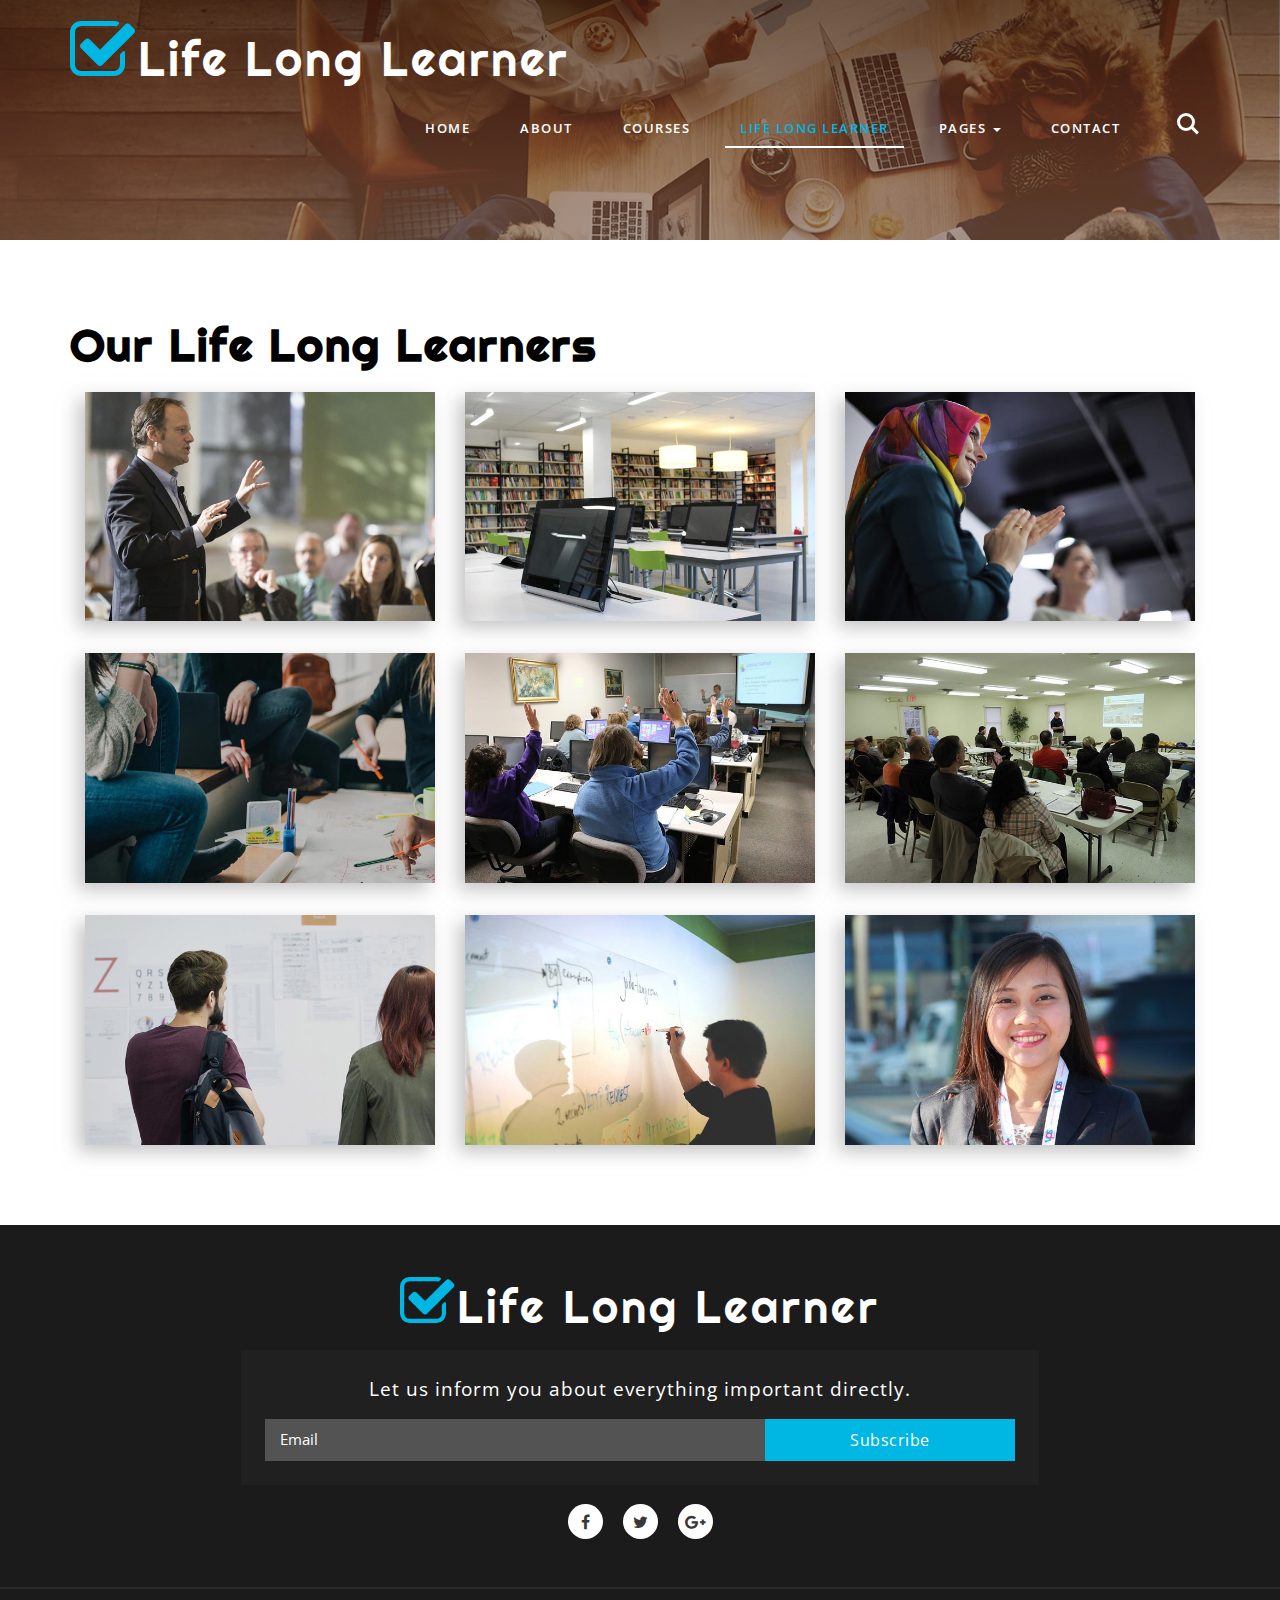
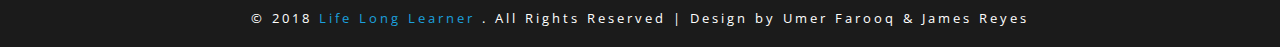
<file: LifeLongLearner.html>
﻿<!DOCTYPE html>
<!--
Author: Umer Farooq & James Reyes
ET 710 Spring 2018 Group Project
-->
<html lang="en">

<head>
	    <title>Life Long Learner an Education Category Bootstrap Responsive Website </title>
	<!-- Meta Tags -->
	<meta name="viewport" content="width=device-width, initial-scale=1">
	<meta http-equiv="Content-Type" content="text/html; charset=utf-8" />
	<meta name="keywords" content="Institute Responsive web template, Bootstrap Web Templates, Flat Web Templates, Android Compatible web template, 
Smartphone Compatible web template, free webdesigns for Nokia, Samsung, LG, Sony Ericsson, Motorola web design" />
	<script type="application/x-javascript">
		addEventListener("load", function () {
			setTimeout(hideURLbar, 0);
		}, false);

		function hideURLbar() {
			window.scrollTo(0, 1);
		}
	</script>
	<!-- //Meta Tags -->
	<!-- Style-sheets -->
	<link href="css/bootstrap.css" rel="stylesheet" type="text/css" media="all" />
	<link href="css/font-awesome.css" rel="stylesheet">
	<link href="css/simpleLightbox.css" rel="stylesheet" type="text/css" />
	<link href="css/style.css" rel="stylesheet" type="text/css" media="all" />
	<!--// Style-sheets -->
	<!--web-fonts-->
	<link href="//fonts.googleapis.com/css?family=Open+Sans:300,400,600,700" rel="stylesheet">
	<link href="//fonts.googleapis.com/css?family=Righteous" rel="stylesheet">
	<!--//web-fonts-->
</head>

<body>
	<!-- banner -->
	<div class="banner inner-banner" id="home">
		<div class="container">
			<!-- header -->
			<header>

				<div class="header-bottom-w3layouts">
					<div class="main-w3ls-logo">
						<h1><a href="index.html"><span class="fa fa-check-square-o" aria-hidden="true"></span>Life Long Learner</a></h1>
					</div>
					<!-- navigation -->
					<nav class="navbar navbar-default">
						<!-- Brand and toggle get grouped for better mobile display -->
						<div class="navbar-header">
							<button type="button" class="navbar-toggle collapsed" data-toggle="collapse" data-target="#bs-example-navbar-collapse-1"
							    aria-expanded="false">
					<span class="sr-only">Toggle navigation</span>
					<span class="icon-bar"></span>
					<span class="icon-bar"></span>
					<span class="icon-bar"></span>
				  </button>

						</div>

						<!-- Collect the nav links, forms, and other content for toggling -->
						<div class="collapse navbar-collapse" id="bs-example-navbar-collapse-1">
							<ul class="nav navbar-nav">
								<li><a href="index.html">Home</a></li>
								<li><a href="about.html">About</a></li>
								<li><a href="courses.html">Courses</a></li>
								<li>
								<a class="active" href="LifeLongLearner.html">Life Long Learner</a></li>
								<li class="dropdown">
									<a href="#" class="dropdown-toggle" data-toggle="dropdown">Pages <b class="caret"></b></a>
									<ul class="dropdown-menu">
										<li><a href="icons.html">Web Icons</a></li>
										<li><a href="typography.html">Typography</a></li>
									</ul>
								</li>
								<li><a href="contact.html">Contact</a></li>
							</ul>

						</div>
						<!-- /.navbar-collapse -->

					</nav>
					<div class="search-agile-bar">
						<div class="cd-main-header">
							<ul class="cd-header-buttons">
								<li><a class="cd-search-trigger" href="#cd-search"> <span></span></a></li>
							</ul>
							<!-- cd-header-buttons -->
						</div>
						<div id="cd-search" class="cd-search">
							<form action="#" method="post">
								<div class="agileits-search-field">
									<input name="Search" type="search" placeholder="Click enter after typing...">
								</div>
							</form>
						</div>
					</div>
				</div>
				<div class="clearfix"></div>
				<!-- //navigation -->
			</header>
			<!-- //header -->
		</div>
	</div>
	<!-- //banner -->
	<!-- Institutes -->
	<div class="gallery">
		<div class="container">
			<h5 class="main-w3l-title">Our Life Long Learners </h5>
			<div class="col-md-4 gallery-columns">
				<div class="gal_grid_outer">
					<a title="Learn how you learn. Determine your own preferred learning style or styles. Note what learning techniques are most efficient for you and use them as much as is practical, such as viewing online tutorials on websites like YouTube if you're more of a visual learner."
					    href="images/g1.jpg">
						<div class="gal_grid_outer1">
							<img src="images/g1.jpg" alt=" " class="img-responsive" />
							<div class="gallery_grid_pos">
								<h3>Life Long Learner</h3>
							</div>
						</div>
					</a>
				</div>
				<div class="gal_grid_outer">
					<a title="Learn where your talents and interests lie. Try many different things so that you don't box yourself into believing you're only good at a few things. It's probable that you're good at many things, but you won't know until you've tried."
					    href="images/g2.jpg">
						<div class="gal_grid_outer1">
							<img src="images/g2.jpg" alt=" " class="img-responsive" />
							<div class="gallery_grid_pos">
								<h3>Life Long Learner</h3>
							</div>
						</div>
					</a>
				</div>
				<div class="gal_grid_outer">
					<a title="Look at learning as an exploration and opportunity, not a chore. Don't just force yourself to learn things because they're important or necessary!"
					    href="images/g3.jpg">
						<div class="gal_grid_outer1">
							<img src="images/g3.jpg" alt=" " class="img-responsive" />
							<div class="gallery_grid_pos">
								<h3>Life Long Learner</h3>
							</div>
						</div>
					</a>
				</div>
			</div>
			<div class="col-md-4 gallery-columns">
				<div class="gal_grid_outer">
					<a title="Learn the basics. It can be a grind at times, but you'll be able to remember, connect and figure out all kinds of complicated things through relatively few, simple building blocks if you learn some math and natural-science concepts."
					    href="images/g4.jpg">
						<div class="gal_grid_outer1">
							<img src="images/g4.jpg" alt=" " class="img-responsive" />
							<div class="gallery_grid_pos">
								<h3>Life Long Learner</h3>
							</div>
						</div>
					</a>
				</div>
				<div class="gal_grid_outer">
					<a title="Read, read, read. Make friends with your local library and new and used book sellers. Reading is a portal into other worlds and into the minds of your fellow human beings. "
					    href="images/g5.jpg">
						<div class="gal_grid_outer1">
							<img src="images/g5.jpg" alt=" " class="img-responsive" />
							<div class="gallery_grid_pos">
								<h3>Life Long Learner</h3>
							</div>
						</div>
					</a>
				</div>
				<div class="gal_grid_outer">
					<a title="Broaden your definition of learning. Take a look at the Theory of Multiple Intelligences if you don't know it yet. Consider how you might fit in, and where you can improve."
					    href="images/g6.jpg">
						<div class="gal_grid_outer1">
							<img src="images/g6.jpg" alt=" " class="img-responsive" />
							<div class="gallery_grid_pos">
								<h3>Life Long Learner</h3>
							</div>
						</div>
					</a>
				</div>
			</div>
			<div class="col-md-4 gallery-columns">
				<div class="gal_grid_outer">
					<a title="Do things outside your vocation. As an adult, your experience may be your best teacher."
					    href="images/g7.jpg">
						<div class="gal_grid_outer1">
							<img src="images/g7.jpg" alt=" " class="img-responsive" />
							<div class="gallery_grid_pos">
								<h3>Life Long Learner</h3>
							</div>
						</div>
					</a>
				</div>
				<div class="gal_grid_outer">
					<a title="We offer great variety of individual and group programs. Our clients' and our experience proves that the following courses can literally change your life!"
					    href="images/g8.jpg">
						<div class="gal_grid_outer1">
							<img src="images/g8.jpg" alt=" " class="img-responsive" />
							<div class="gallery_grid_pos">
								<h3>Life Long Learner</h3>
							</div>
						</div>
					</a>
				</div>
				<div class="gal_grid_outer">
					<a title="Observe. Look more closely at your world, and examine both the usual and the unusual."
					    href="images/g9.jpg">
						<div class="gal_grid_outer1">
							<img src="images/g9.jpg" alt=" " class="img-responsive" />
							<div class="gallery_grid_pos">
								<h3>Life Long Learner</h3>
							</div>
						</div>
					</a>
				</div>
			</div>
			<div class="clearfix"></div>
		</div>
	</div>
	<!--// Institutes -->

	<!-- Footer -->
	<div class="footer-agileits-w3layouts">
		<div class="container">
			<div class="btm-logo-w3ls">
				<h2><a href="index.html"><span class="fa fa-check-square-o" aria-hidden="true"></span>Life Long Learner</a></h2>
			</div>
			<div class="subscribe-w3ls">
				<h6>Let us inform you about everything important directly.</h6>
				<form action="#" method="post">
					<div class="col-md-8 col-sm-8 col-xs-8 input-flds-w3-agile">
						<input type="email" name="Email" placeholder="Email" required="">
					</div>
					<div class="col-md-4 col-sm-4 col-xs-4 input-flds-w3-agile">
						<input type="submit" value="Subscribe">
					</div>
					<div class="clearfix"> </div>
				</form>
			</div>
			<div class="social-icons-agileits">
				<ul>
					<li><a href="#"><span class="fa fa-facebook"></span></a></li>
					<li><a href="#"><span class="fa fa-twitter"></span></a></li>
					<li><a href="#"><span class="fa fa-google-plus"></span></a></li>
				</ul>
			</div>

			<div class="clearfix"> </div>
		</div>
	</div>
	<div class="copyright-w3layouts">
		<div class="container">
			<p>&copy; 2018 <a href="http://LLL.com/"> Life Long Learner </a>. All Rights Reserved | Design by Umer Farooq & James Reyes </p>  
		</div>
	</div>
	<!-- //Footer -->

	<a href="#home" class="scroll" id="toTop" style="display: block;"> <span id="toTopHover" style="opacity: 1;"> </span></a>
	<!-- //smooth scrolling -->


	<script type="text/javascript" src="js/jquery-2.2.3.min.js"></script>

	<!--search-bar-->
	<script src="js/main.js"></script>
	<!--//search-bar-->
	<!-- Gallery-script -->
	<script src="js/simpleLightbox.js"></script>
	<script>
		$('.gallery-columns a').simpleLightbox();
	</script>
	<!-- //Gallery-script -->
	<!-- start-smoth-scrolling -->
	<script type="text/javascript" src="js/move-top.js"></script>
	<script type="text/javascript" src="js/easing.js"></script>
	<script type="text/javascript">
		jQuery(document).ready(function ($) {
			$(".scroll").click(function (event) {
				event.preventDefault();
				$('html,body').animate({
					scrollTop: $(this.hash).offset().top
				}, 1000);
			});
		});
	</script>
	<!-- start-smoth-scrolling -->
	<!-- here stars scrolling icon -->
	<script type="text/javascript">
		$(document).ready(function () {
			/*
				var defaults = {
				containerID: 'toTop', // fading element id
				containerHoverID: 'toTopHover', // fading element hover id
				scrollSpeed: 1200,
				easingType: 'linear' 
				};
			*/

			$().UItoTop({
				easingType: 'easeOutQuart'
			});

		});
	</script>
	<!-- //here ends scrolling icon -->
	<!--js for bootstrap working-->
	<script src="js/bootstrap.js"></script>
	<!-- //for bootstrap working -->
</body>

</html>
</file>
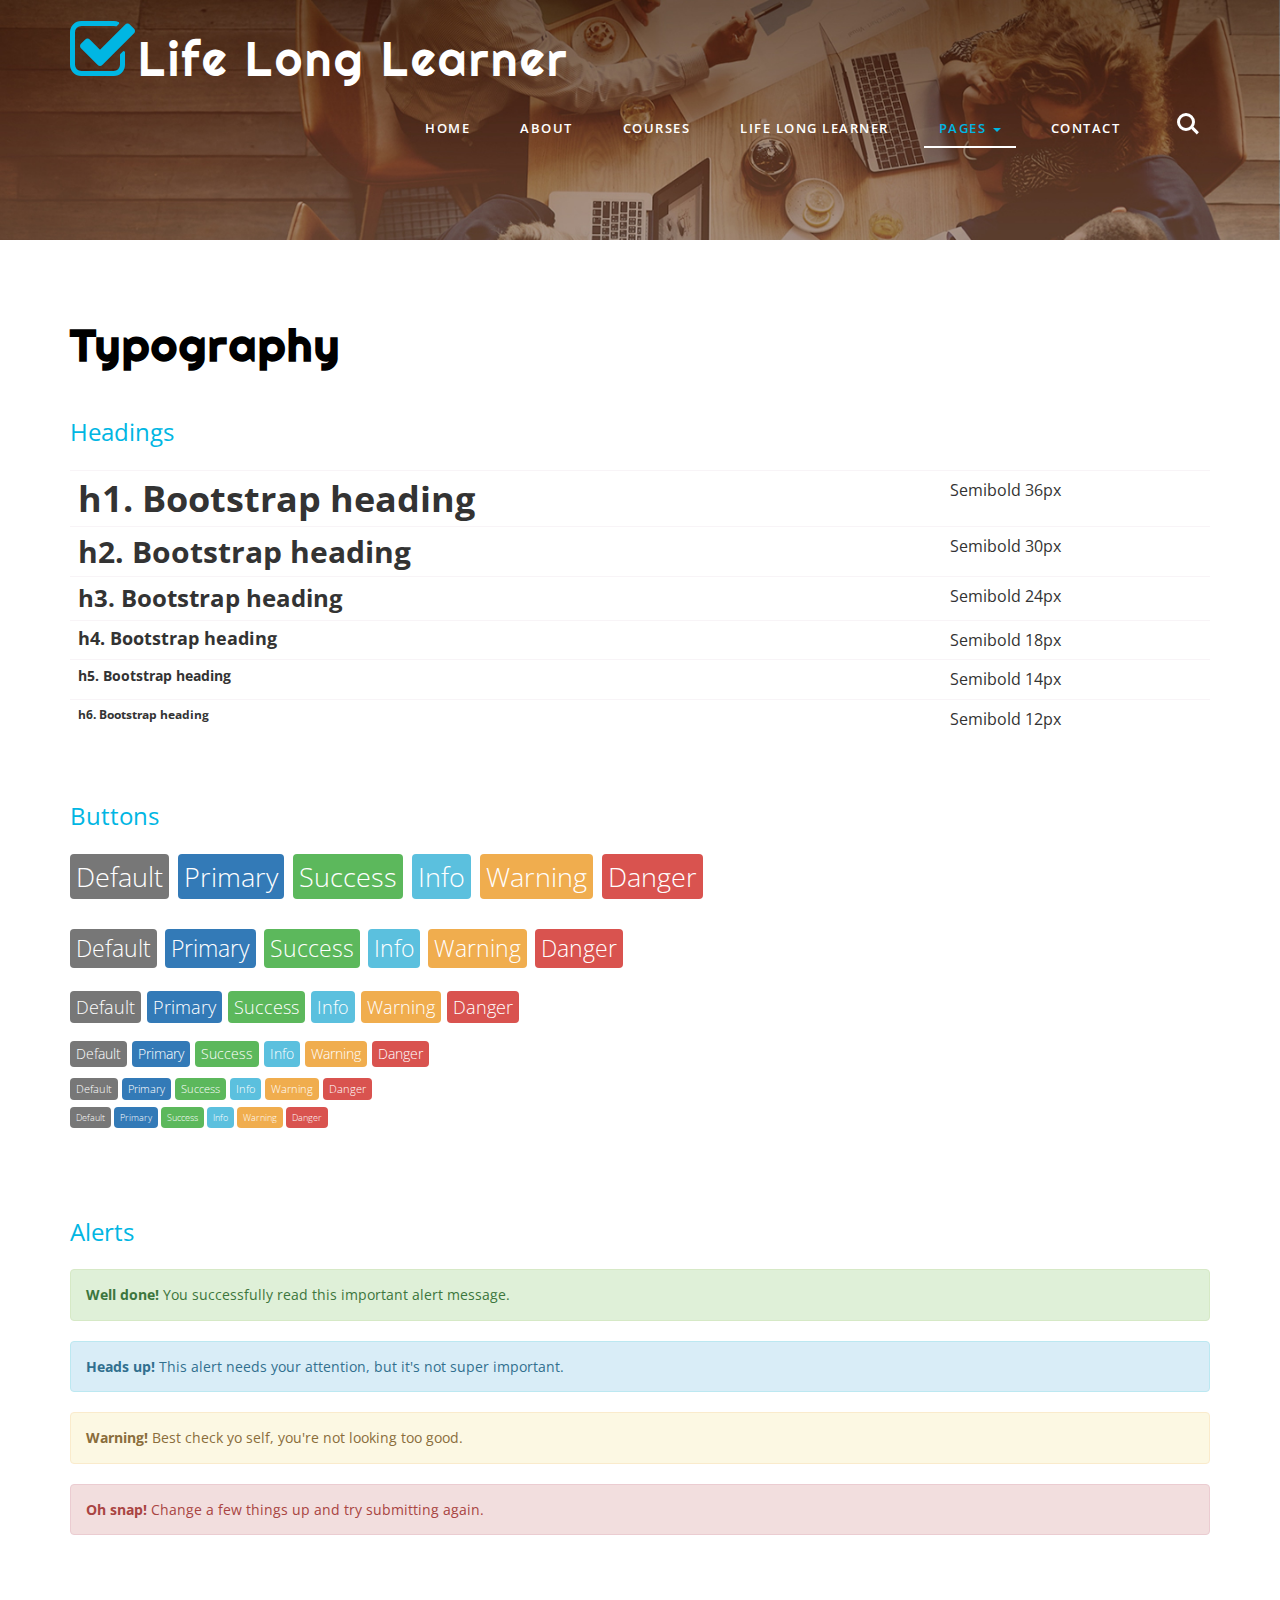
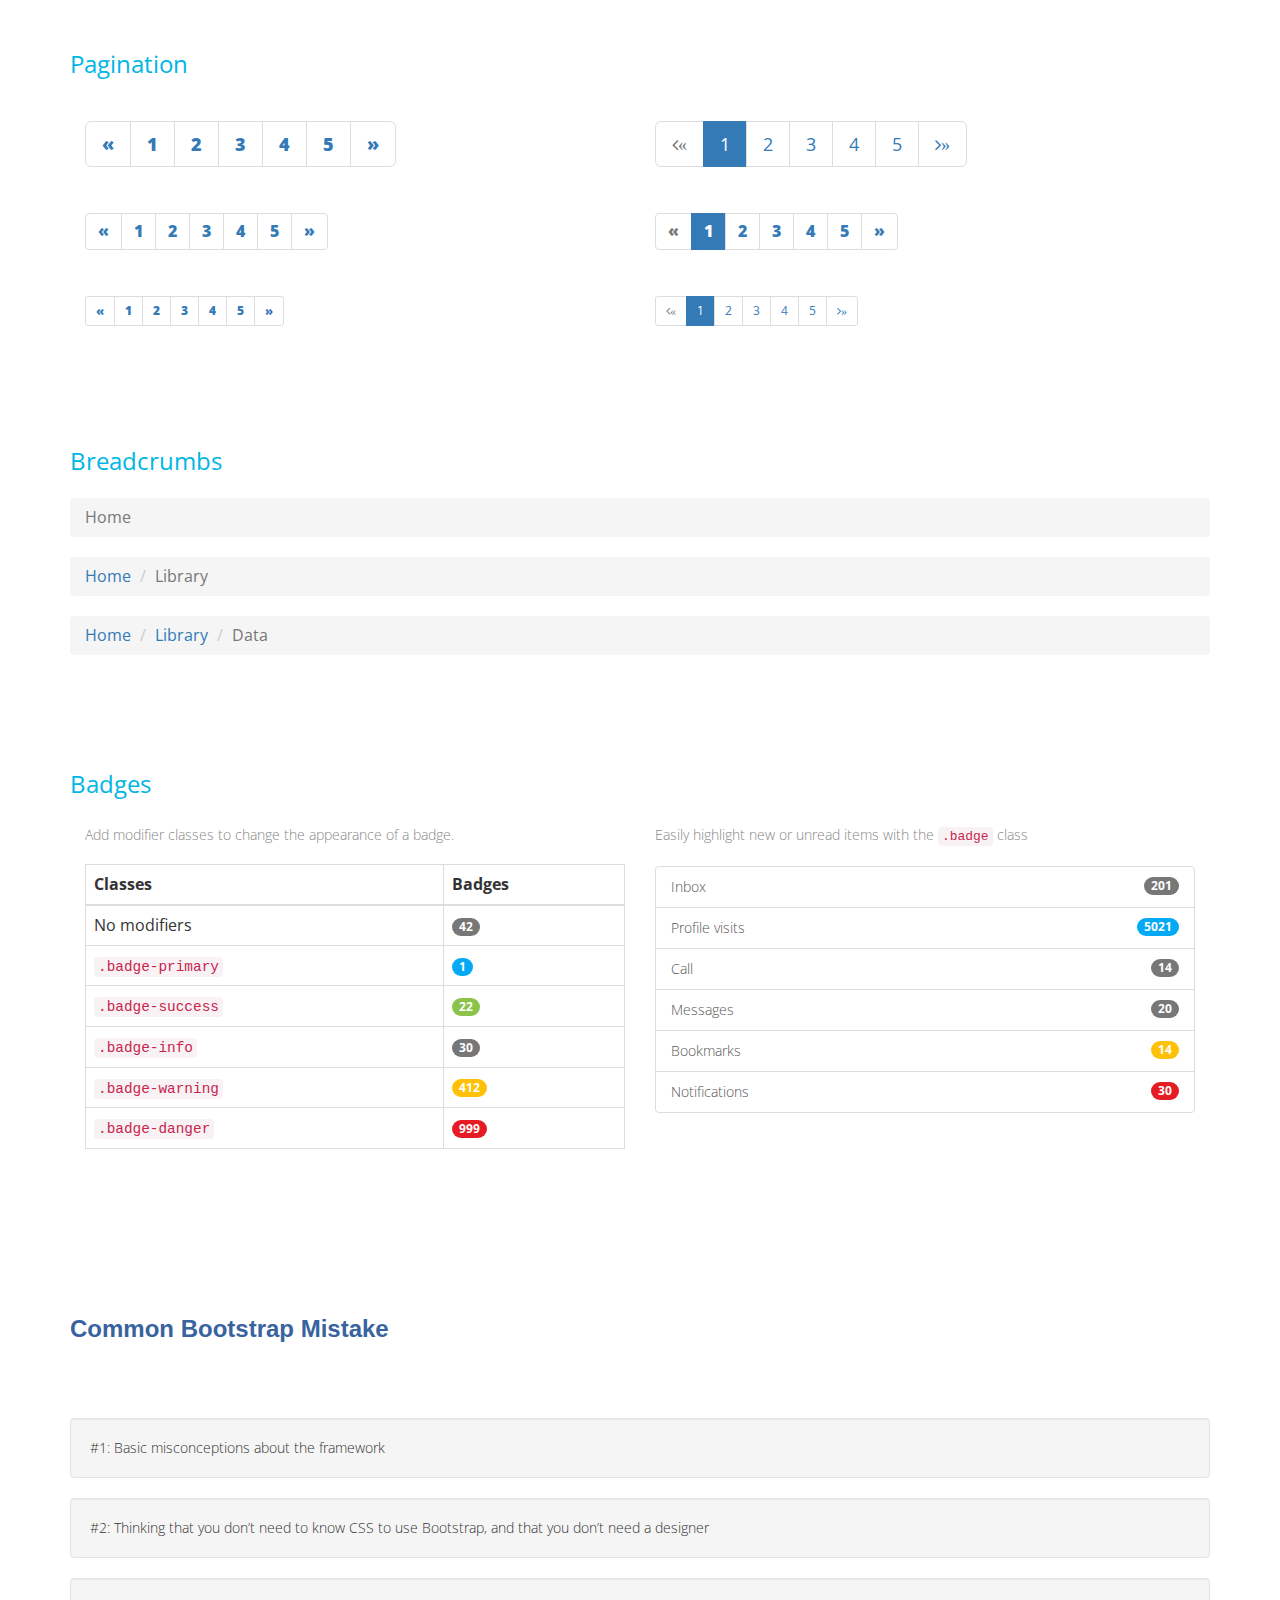
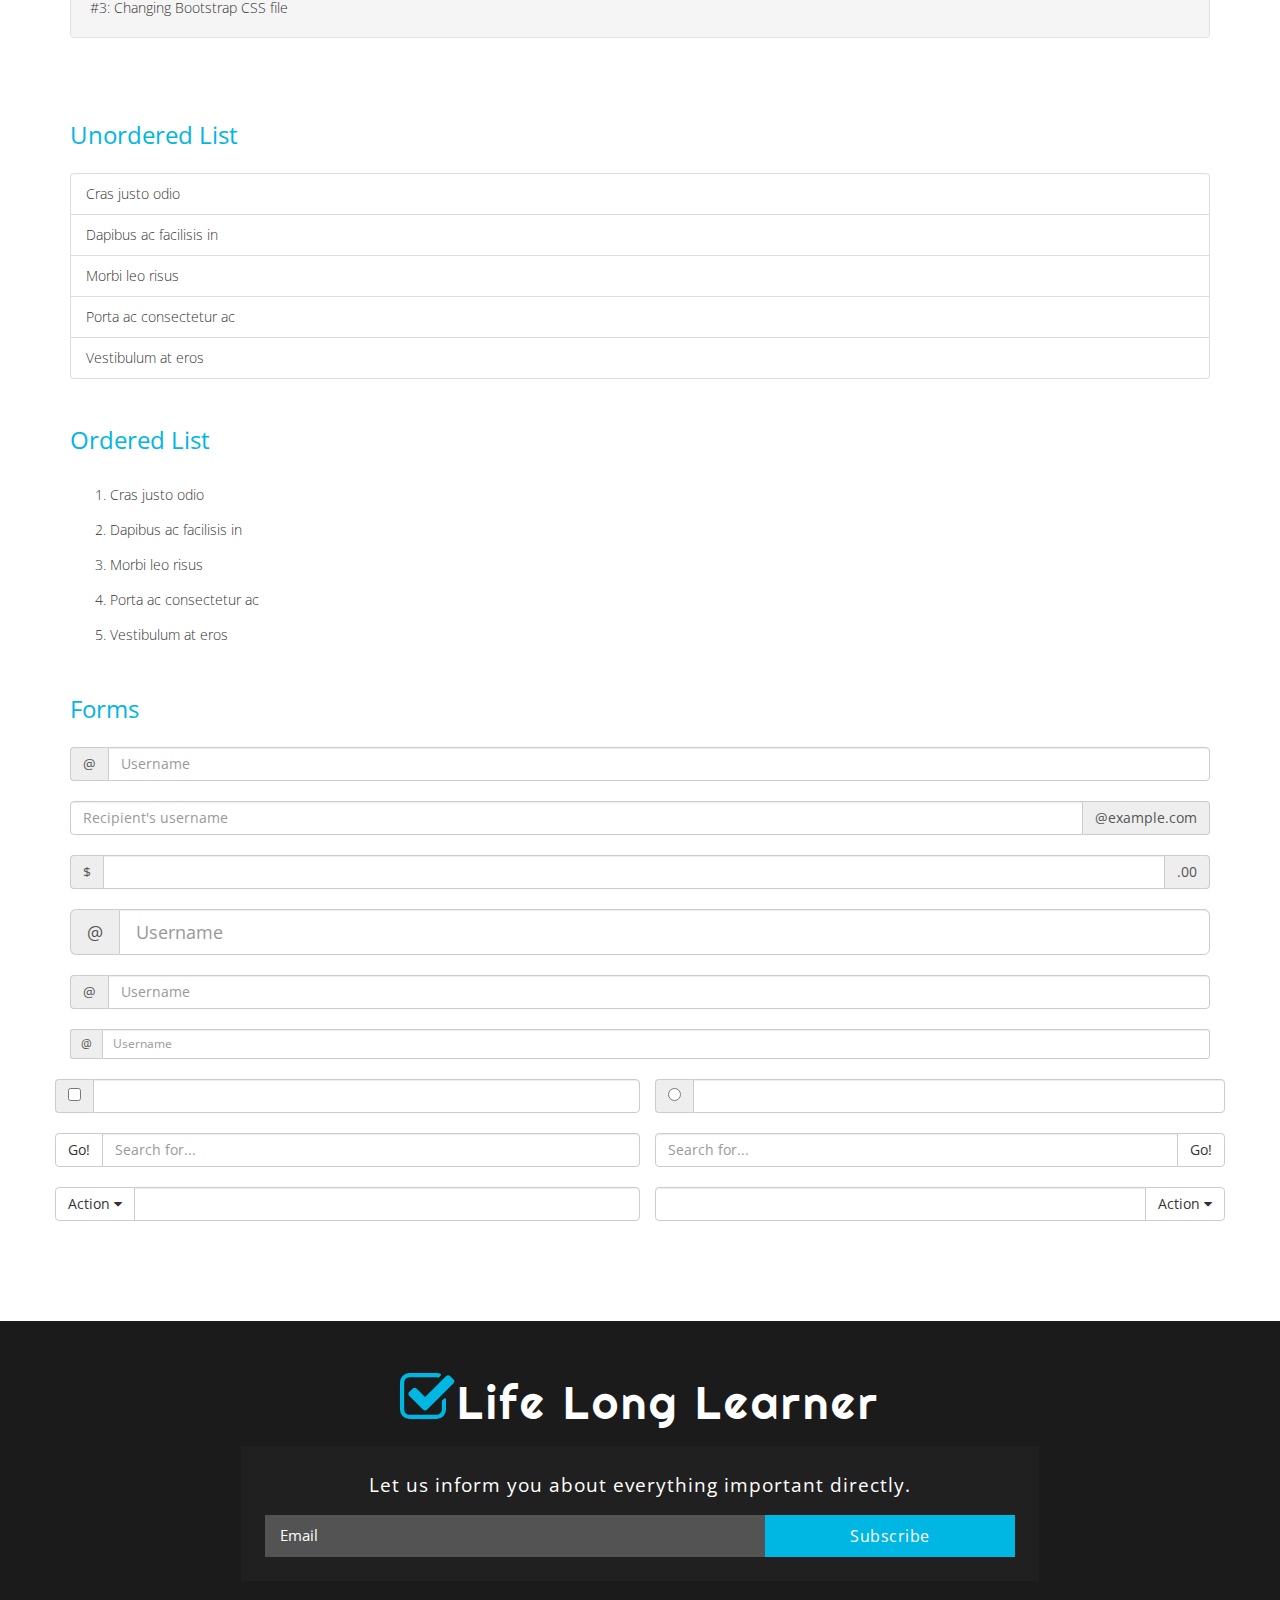
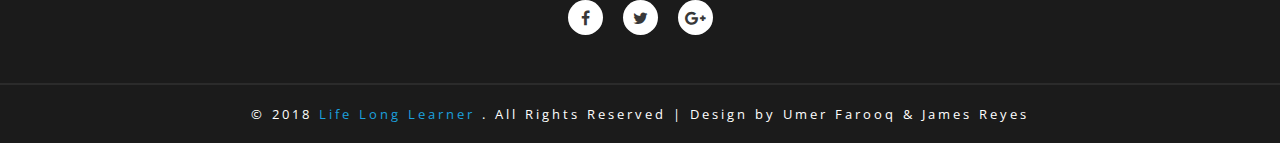
<file: typography.html>
<!--
Author: Umer Farooq & James Reyes
ET 710 Spring 2018 Group Project
-->
<!DOCTYPE html>
<html lang="en">

<head>
        <title>Life Long Learner an Education Category Bootstrap Responsive Website </title>
    <!-- Meta Tags -->
    <meta name="viewport" content="width=device-width, initial-scale=1">
    <meta http-equiv="Content-Type" content="text/html; charset=utf-8" />
    <meta name="keywords" content="Institute Responsive web template, Bootstrap Web Templates, Flat Web Templates, Android Compatible web template, 
Smartphone Compatible web template, free webdesigns for Nokia, Samsung, LG, Sony Ericsson, Motorola web design" />
    <script type="application/x-javascript">
        addEventListener("load", function () {
            setTimeout(hideURLbar, 0);
        }, false);

        function hideURLbar() {
            window.scrollTo(0, 1);
        }
    </script>
    <!-- //Meta Tags -->
    <!-- Style-sheets -->
    <link href="css/bootstrap.css" rel="stylesheet" type="text/css" media="all" />
    <link href="css/font-awesome.css" rel="stylesheet">
    <link href="css/style.css" rel="stylesheet" type="text/css" media="all" />
    <!--// Style-sheets -->
    <!--web-fonts-->
    <link href="//fonts.googleapis.com/css?family=Open+Sans:300,400,600,700" rel="stylesheet">
    <link href="//fonts.googleapis.com/css?family=Righteous" rel="stylesheet">
    <!--//web-fonts-->
</head>

<body>
    <!-- banner -->
    <div class="banner inner-banner" id="home">
        <div class="container">
            <!-- header -->
            <header>

                <div class="header-bottom-w3layouts">
                    <div class="main-w3ls-logo">
                        <h1><a href="index.html"><span class="fa fa-check-square-o" aria-hidden="true"></span>Life Long Learner</a></h1>
                    </div>
                    <!-- navigation -->
                    <nav class="navbar navbar-default">
                        <!-- Brand and toggle get grouped for better mobile display -->
                        <div class="navbar-header">
                            <button type="button" class="navbar-toggle collapsed" data-toggle="collapse" data-target="#bs-example-navbar-collapse-1"
                                aria-expanded="false">
					<span class="sr-only">Toggle navigation</span>
					<span class="icon-bar"></span>
					<span class="icon-bar"></span>
					<span class="icon-bar"></span>
				  </button>

                        </div>

                        <!-- Collect the nav links, forms, and other content for toggling -->
                        <div class="collapse navbar-collapse" id="bs-example-navbar-collapse-1">
                            <ul class="nav navbar-nav">
                                <li><a href="index.html">Home</a></li>
                                <li><a href="about.html">About</a></li>
                                <li><a href="courses.html">Courses</a></li>
                                <li><a href="LifeLongLearner.html">Life Long Learner</a></li>
                                <li class="dropdown">
                                    <a href="#" class="dropdown-toggle active" data-toggle="dropdown">Pages <b class="caret"></b></a>
                                    <ul class="dropdown-menu">
                                        <li><a href="icons.html">Web Icons</a></li>
                                        <li><a href="typography.html">Typography</a></li>
                                    </ul>
                                </li>
                                <li><a href="contact.html">Contact</a></li>
                            </ul>

                        </div>
                        <!-- /.navbar-collapse -->

                    </nav>
                    <div class="search-agile-bar">
                        <div class="cd-main-header">
                            <ul class="cd-header-buttons">
                                <li><a class="cd-search-trigger" href="#cd-search"> <span></span></a></li>
                            </ul>
                            <!-- cd-header-buttons -->
                        </div>
                        <div id="cd-search" class="cd-search">
                            <form action="#" method="post">
                                <div class="agileits-search-field">
                                    <input name="Search" type="search" placeholder="Click enter after typing...">
                                </div>
                            </form>
                        </div>
                    </div>
                </div>
                <div class="clearfix"></div>
                <!-- //navigation -->
            </header>
            <!-- //header -->
        </div>
    </div>
    <!-- //banner -->
    <!-- /Typography-->
    <div class="inner-pages">
        <div class="container">
            <h5 class="main-w3l-title">Typography</h5>
            <div class="inner_sec_info">
                <div class="grid_3 grid_4">
                    <h3 class="hdg">Headings</h3>
                    <div class="bs-example">
                        <table class="table">
                            <tbody>
                                <tr>
                                    <td>
                                        <h1 id="h1.-bootstrap-heading">h1. Bootstrap heading<a class="anchorjs-link" href="#h1.-bootstrap-heading"><span class="anchorjs-icon"></span></a></h1>
                                    </td>
                                    <td class="type-info">Semibold 36px</td>
                                </tr>
                                <tr>
                                    <td>
                                        <h2 id="h2.-bootstrap-heading">h2. Bootstrap heading<a class="anchorjs-link" href="#h2.-bootstrap-heading"><span class="anchorjs-icon"></span></a></h2>
                                    </td>
                                    <td class="type-info">Semibold 30px</td>
                                </tr>
                                <tr>
                                    <td>
                                        <h3 id="h3.-bootstrap-heading">h3. Bootstrap heading<a class="anchorjs-link" href="#h3.-bootstrap-heading"><span class="anchorjs-icon"></span></a></h3>
                                    </td>
                                    <td class="type-info">Semibold 24px</td>
                                </tr>
                                <tr>
                                    <td>
                                        <h4 id="h4.-bootstrap-heading">h4. Bootstrap heading<a class="anchorjs-link" href="#h4.-bootstrap-heading"><span class="anchorjs-icon"></span></a></h4>
                                    </td>
                                    <td class="type-info">Semibold 18px</td>
                                </tr>
                                <tr>
                                    <td>
                                        <h5 id="h5.-bootstrap-heading">h5. Bootstrap heading<a class="anchorjs-link" href="#h5.-bootstrap-heading"><span class="anchorjs-icon"></span></a></h5>
                                    </td>
                                    <td class="type-info">Semibold 14px</td>
                                </tr>
                                <tr>
                                    <td>
                                        <h6>h6. Bootstrap heading</h6>
                                    </td>
                                    <td class="type-info">Semibold 12px</td>
                                </tr>
                            </tbody>
                        </table>
                    </div>
                </div>
                <div class="grid_3 grid_5">
                    <h3>Buttons</h3>
                    <h1>
                        <a href="#"><span class="label label-default">Default</span></a>
                        <a href="#"><span class="label label-primary">Primary</span></a>
                        <a href="#"><span class="label label-success">Success</span></a>
                        <a href="#"><span class="label label-info">Info</span></a>
                        <a href="#"><span class="label label-warning">Warning</span></a>
                        <a href="#"><span class="label label-danger">Danger</span></a>
                    </h1>
                    <h2>
                        <a href="#"><span class="label label-default">Default</span></a>
                        <a href="#"><span class="label label-primary">Primary</span></a>
                        <a href="#"><span class="label label-success">Success</span></a>
                        <a href="#"><span class="label label-info">Info</span></a>
                        <a href="#"><span class="label label-warning">Warning</span></a>
                        <a href="#"><span class="label label-danger">Danger</span></a>
                    </h2>
                    <h3>
                        <a href="#"><span class="label label-default">Default</span></a>
                        <a href="#"><span class="label label-primary">Primary</span></a>
                        <a href="#"><span class="label label-success">Success</span></a>
                        <a href="#"><span class="label label-info">Info</span></a>
                        <a href="#"><span class="label label-warning">Warning</span></a>
                        <a href="#"><span class="label label-danger">Danger</span></a>
                    </h3>
                    <h4>
                        <a href="#"><span class="label label-default">Default</span></a>
                        <a href="#"><span class="label label-primary">Primary</span></a>
                        <a href="#"><span class="label label-success">Success</span></a>
                        <a href="#"><span class="label label-info">Info</span></a>
                        <a href="#"><span class="label label-warning">Warning</span></a>
                        <a href="#"><span class="label label-danger">Danger</span></a>
                    </h4>
                    <h5>
                        <a href="#"><span class="label label-default">Default</span></a>
                        <a href="#"><span class="label label-primary">Primary</span></a>
                        <a href="#"><span class="label label-success">Success</span></a>
                        <a href="#"><span class="label label-info">Info</span></a>
                        <a href="#"><span class="label label-warning">Warning</span></a>
                        <a href="#"><span class="label label-danger">Danger</span></a>
                    </h5>
                    <h6>
                        <a href="#"><span class="label label-default">Default</span></a>
                        <a href="#"><span class="label label-primary">Primary</span></a>
                        <a href="#"><span class="label label-success">Success</span></a>
                        <a href="#"><span class="label label-info">Info</span></a>
                        <a href="#"><span class="label label-warning">Warning</span></a>
                        <a href="#"><span class="label label-danger">Danger</span></a>
                    </h6>
                </div>
                <div class="grid_3 grid_5">
                    <h3>Alerts</h3>
                    <div class="alert alert-success" role="alert">
                        <strong>Well done!</strong> You successfully read this important alert message.
                    </div>
                    <div class="alert alert-info" role="alert">
                        <strong>Heads up!</strong> This alert needs your attention, but it's not super important.
                    </div>
                    <div class="alert alert-warning" role="alert">
                        <strong>Warning!</strong> Best check yo self, you're not looking too good.
                    </div>
                    <div class="alert alert-danger" role="alert">
                        <strong>Oh snap!</strong> Change a few things up and try submitting again.
                    </div>
                </div>
                <div class="grid_3 grid_5">
                    <h3>Pagination</h3>
                    <div class="col-md-6">
                        <nav>
                            <ul class="pagination pagination-lg">
                                <li><a href="#" aria-label="Previous"><span aria-hidden="true">«</span></a></li>
                                <li><a href="#">1</a></li>
                                <li><a href="#">2</a></li>
                                <li><a href="#">3</a></li>
                                <li><a href="#">4</a></li>
                                <li><a href="#">5</a></li>
                                <li><a href="#" aria-label="Next"><span aria-hidden="true">»</span></a></li>
                            </ul>
                        </nav>
                        <nav>
                            <ul class="pagination">
                                <li><a href="#" aria-label="Previous"><span aria-hidden="true">«</span></a></li>
                                <li><a href="#">1</a></li>
                                <li><a href="#">2</a></li>
                                <li><a href="#">3</a></li>
                                <li><a href="#">4</a></li>
                                <li><a href="#">5</a></li>
                                <li><a href="#" aria-label="Next"><span aria-hidden="true">»</span></a></li>
                            </ul>
                        </nav>
                        <nav>
                            <ul class="pagination pagination-sm">
                                <li><a href="#" aria-label="Previous"><span aria-hidden="true">«</span></a></li>
                                <li><a href="#">1</a></li>
                                <li><a href="#">2</a></li>
                                <li><a href="#">3</a></li>
                                <li><a href="#">4</a></li>
                                <li><a href="#">5</a></li>
                                <li><a href="#" aria-label="Next"><span aria-hidden="true">»</span></a></li>
                            </ul>
                        </nav>
                    </div>
                    <div class="col-md-6">
                        <ul class="pagination pagination-lg">
                            <li class="disabled"><a href="#"><i class="fa fa-angle-left">«</i></a></li>
                            <li class="active"><a href="#">1</a></li>
                            <li><a href="#">2</a></li>
                            <li><a href="#">3</a></li>
                            <li><a href="#">4</a></li>
                            <li><a href="#">5</a></li>
                            <li><a href="#"><i class="fa fa-angle-right">»</i></a></li>
                        </ul>
                        <nav>
                            <ul class="pagination">
                                <li class="disabled"><a href="#" aria-label="Previous"><span aria-hidden="true">«</span></a></li>
                                <li class="active"><a href="#">1 <span class="sr-only">(current)</span></a></li>
                                <li><a href="#">2</a></li>
                                <li><a href="#">3</a></li>
                                <li><a href="#">4</a></li>
                                <li><a href="#">5</a></li>
                                <li><a href="#" aria-label="Next"><span aria-hidden="true">»</span></a></li>
                            </ul>
                        </nav>
                        <ul class="pagination pagination-sm">
                            <li class="disabled"><a href="#"><i class="fa fa-angle-left">«</i></a></li>
                            <li class="active"><a href="#">1</a></li>
                            <li><a href="#">2</a></li>
                            <li><a href="#">3</a></li>
                            <li><a href="#">4</a></li>
                            <li><a href="#">5</a></li>
                            <li><a href="#"><i class="fa fa-angle-right">»</i></a></li>
                        </ul>
                    </div>
                    <div class="clearfix"> </div>
                </div>
                <div class="grid_3 grid_5">
                    <h3>Breadcrumbs</h3>
                    <ol class="breadcrumb">
                        <li class="active">Home</li>
                    </ol>
                    <ol class="breadcrumb">
                        <li><a href="#">Home</a></li>
                        <li class="active">Library</li>
                    </ol>
                    <ol class="breadcrumb">
                        <li><a href="#">Home</a></li>
                        <li><a href="#">Library</a></li>
                        <li class="active">Data</li>
                    </ol>
                </div>
                <div class="grid_3 grid_5">
                    <h3>Badges</h3>
                    <div class="col-md-6">
                        <p>Add modifier classes to change the appearance of a badge.</p>
                        <table class="table table-bordered">
                            <thead>
                                <tr>
                                    <th>Classes</th>
                                    <th>Badges</th>
                                </tr>
                            </thead>
                            <tbody>
                                <tr>
                                    <td>No modifiers</td>
                                    <td><span class="badge">42</span></td>
                                </tr>
                                <tr>
                                    <td><code>.badge-primary</code></td>
                                    <td><span class="badge badge-primary">1</span></td>
                                </tr>
                                <tr>
                                    <td><code>.badge-success</code></td>
                                    <td><span class="badge badge-success">22</span></td>
                                </tr>
                                <tr>
                                    <td><code>.badge-info</code></td>
                                    <td><span class="badge badge-info">30</span></td>
                                </tr>
                                <tr>
                                    <td><code>.badge-warning</code></td>
                                    <td><span class="badge badge-warning">412</span></td>
                                </tr>
                                <tr>
                                    <td><code>.badge-danger</code></td>
                                    <td><span class="badge badge-danger">999</span></td>
                                </tr>
                            </tbody>
                        </table>
                    </div>
                    <div class="col-md-6">
                        <p>Easily highlight new or unread items with the <code>.badge</code> class</p>
                        <div class="list-group list-group-alternate">
                            <a href="#" class="list-group-item"><span class="badge">201</span> <i class="ti ti-email"></i> Inbox </a>
                            <a href="#" class="list-group-item"><span class="badge badge-primary">5021</span> <i class="ti ti-eye"></i> Profile visits </a>
                            <a href="#" class="list-group-item"><span class="badge">14</span> <i class="ti ti-headphone-alt"></i> Call </a>
                            <a href="#" class="list-group-item"><span class="badge">20</span> <i class="ti ti-comments"></i> Messages </a>
                            <a href="#" class="list-group-item"><span class="badge badge-warning">14</span> <i class="ti ti-bookmark"></i> Bookmarks </a>
                            <a href="#" class="list-group-item"><span class="badge badge-danger">30</span> <i class="ti ti-bell"></i> Notifications </a>
                        </div>
                    </div>
                    <div class="clearfix"> </div>
                </div>
                <div class="grid_3 grid_5">
                    <h2 id="common-bootstrap-mistake-3-changing-bootstrap-css-file" style="margin: 2em 0px 1em; padding: 0px; border: 0px; vertical-align: baseline; min-height: 0px; min-width: 0px; font-weight: 600; font-size: 1.5em; box-sizing: border-box; color: rgb(56, 99, 160); line-height: 1.3em; font-family: &quot;Proxima Nova&quot;, Arial, sans-serif; font-style: normal; font-variant-ligatures: normal; font-variant-caps: normal; letter-spacing: normal; orphans: 2; text-align: start; text-indent: 0px; text-transform: none; white-space: normal; widows: 2; word-spacing: 0px; -webkit-text-stroke-width: 0px; background-color: rgb(255, 255, 255); text-decoration-style: initial; text-decoration-color: initial;">
					Common Bootstrap Mistake</h2>
                    <h3>&nbsp;</h3>
                    <div class="well">
                        #1: Basic misconceptions about the framework
                    </div>
                    <div class="well">
                        #2: Thinking that you don’t need to know CSS to use Bootstrap, and that you don’t need a designer                    </div>
                    <div class="well">
                       #3: Changing Bootstrap CSS file            
                     
        		</div>
                </div>
                <h3 class="bars">Unordered List</h3>
                <ul class="list-group">
                    <li class="list-group-item">Cras justo odio</li>
                    <li class="list-group-item">Dapibus ac facilisis in</li>
                    <li class="list-group-item">Morbi leo risus</li>
                    <li class="list-group-item">Porta ac consectetur ac</li>
                    <li class="list-group-item">Vestibulum at eros</li>
                </ul>
                <h3 class="bars">Ordered List</h3>
                <ol>
                    <li class="list-group-item1">Cras justo odio</li>
                    <li class="list-group-item1">Dapibus ac facilisis in</li>
                    <li class="list-group-item1">Morbi leo risus</li>
                    <li class="list-group-item1">Porta ac consectetur ac</li>
                    <li class="list-group-item1">Vestibulum at eros</li>
                </ol>
                <h3 class="bars">Forms</h3>
                <div class="input-group">
                    <span class="input-group-addon" id="basic-addon1">@</span>
                    <input type="text" class="form-control" placeholder="Username" aria-describedby="basic-addon1">
                </div>
                <div class="input-group">
                    <input type="text" class="form-control" placeholder="Recipient's username" aria-describedby="basic-addon2">
                    <span class="input-group-addon" id="basic-addon2">@example.com</span>
                </div>
                <div class="input-group">
                    <span class="input-group-addon">$</span>
                    <input type="text" class="form-control" aria-label="Amount (to the nearest dollar)">
                    <span class="input-group-addon">.00</span>
                </div>
                <div class="input-group input-group-lg">
                    <span class="input-group-addon" id="sizing-addon1">@</span>
                    <input type="text" class="form-control" placeholder="Username" aria-describedby="sizing-addon1">
                </div>
                <div class="input-group">
                    <span class="input-group-addon" id="sizing-addon2">@</span>
                    <input type="text" class="form-control" placeholder="Username" aria-describedby="sizing-addon2">
                </div>
                <div class="input-group input-group-sm">
                    <span class="input-group-addon" id="sizing-addon3">@</span>
                    <input type="text" class="form-control" placeholder="Username" aria-describedby="sizing-addon3">
                </div>
                <div class="row">
                    <div class="col-lg-6 in-gp-tl">
                        <div class="input-group">
                            <span class="input-group-addon">
							<input type="checkbox" aria-label="...">
						</span>
                            <input type="text" class="form-control" aria-label="...">
                        </div>
                        <!-- /input-group -->
                    </div>
                    <!-- /.col-lg-6 -->
                    <div class="col-lg-6 in-gp-tb">
                        <div class="input-group">
                            <span class="input-group-addon">
							<input type="radio" aria-label="...">
						</span>
                            <input type="text" class="form-control" aria-label="...">
                        </div>
                        <!-- /input-group -->
                    </div>
                    <!-- /.col-lg-6 -->
                </div>
                <!-- /.row -->
                <div class="row">
                    <div class="col-lg-6 in-gp-tl">
                        <div class="input-group">
                            <span class="input-group-btn">
							<button class="btn btn-default" type="button">Go!</button>
						</span>
                            <input type="text" class="form-control" placeholder="Search for...">
                        </div>
                        <!-- /input-group -->
                    </div>
                    <!-- /.col-lg-6 -->
                    <div class="col-lg-6 in-gp-tb">
                        <div class="input-group">
                            <input type="text" class="form-control" placeholder="Search for...">
                            <span class="input-group-btn">
							<button class="btn btn-default" type="button">Go!</button>
						</span>
                        </div>
                        <!-- /input-group -->
                    </div>
                    <!-- /.col-lg-6 -->
                </div>
                <!-- /.row -->
                <div class="row">
                    <div class="col-lg-6 in-gp-tl">
                        <div class="input-group">
                            <div class="input-group-btn">
                                <button type="button" class="btn btn-default dropdown-toggle" data-toggle="dropdown" aria-haspopup="true" aria-expanded="false">Action <span class="fa fa-caret-down"></span></button>
                                <ul class="dropdown-menu">
                                    <li><a href="#">Action</a></li>
                                    <li><a href="#">Another action</a></li>
                                    <li><a href="#">Something else here</a></li>
                                    <li role="separator" class="divider"></li>
                                    <li><a href="#">Separated link</a></li>
                                </ul>
                            </div>
                            <!-- /btn-group -->
                            <input type="text" class="form-control" aria-label="...">
                        </div>
                        <!-- /input-group -->
                    </div>
                    <!-- /.col-lg-6 -->
                    <div class="col-lg-6 in-gp-tb">
                        <div class="input-group">
                            <input type="text" class="form-control" aria-label="...">
                            <div class="input-group-btn">
                                <button type="button" class="btn btn-default dropdown-toggle" data-toggle="dropdown" aria-haspopup="true" aria-expanded="false">Action <span class="fa fa-caret-down"></span></button>
                                <ul class="dropdown-menu dropdown-menu-right">
                                    <li><a href="#">Action</a></li>
                                    <li><a href="#">Another action</a></li>
                                    <li><a href="#">Something else here</a></li>
                                    <li role="separator" class="divider"></li>
                                    <li><a href="#">Separated link</a></li>
                                </ul>
                            </div>
                            <!-- /btn-group -->
                        </div>
                        <!-- /input-group -->
                    </div>
                    <!-- /.col-lg-6 -->
                </div>


            </div>
        </div>
    </div>
    <!-- //Typography-->

    <!-- Footer -->
    <div class="footer-agileits-w3layouts">
        <div class="container">
            <div class="btm-logo-w3ls">
                <h2><a href="index.html"><span class="fa fa-check-square-o" aria-hidden="true"></span>Life Long Learner</a></h2>
            </div>
            <div class="subscribe-w3ls">
                <h6>Let us inform you about everything important directly.</h6>
                <form action="#" method="post">
                    <div class="col-md-8 col-sm-8 col-xs-8 input-flds-w3-agile">
                        <input type="email" name="Email" placeholder="Email" required="">
                    </div>
                    <div class="col-md-4 col-sm-4 col-xs-4 input-flds-w3-agile">
                        <input type="submit" value="Subscribe">
                    </div>
                    <div class="clearfix"> </div>
                </form>
            </div>
            <div class="social-icons-agileits">
                <ul>
                    <li><a href="#"><span class="fa fa-facebook"></span></a></li>
                    <li><a href="#"><span class="fa fa-twitter"></span></a></li>
                    <li><a href="#"><span class="fa fa-google-plus"></span></a></li>
                </ul>
            </div>

            <div class="clearfix"> </div>
        </div>
    </div>
    <div class="copyright-w3layouts">
        <div class="container">
            	<p>&copy; 2018 <a href="http://LLL.com/"> Life Long Learner </a>. All Rights Reserved | Design by Umer Farooq & James Reyes </p>        </div>
    </div>
    <!-- //Footer -->

    <a href="#home" class="scroll" id="toTop" style="display: block;"> <span id="toTopHover" style="opacity: 1;"> </span></a>
    <!-- //smooth scrolling -->


    <script type='text/javascript' src='js/jquery-2.2.3.min.js'></script>

    <!--search-bar-->
    <script src="js/main.js"></script>
    <!--//search-bar-->

    <!-- start-smoth-scrolling -->
    <script type="text/javascript" src="js/move-top.js"></script>
    <script type="text/javascript" src="js/easing.js"></script>
    <script type="text/javascript">
        jQuery(document).ready(function ($) {
            $(".scroll").click(function (event) {
                event.preventDefault();
                $('html,body').animate({
                    scrollTop: $(this.hash).offset().top
                }, 1000);
            });
        });
    </script>
    <!-- start-smoth-scrolling -->
    <!-- here stars scrolling icon -->
    <script type="text/javascript">
        $(document).ready(function () {
            /*
            	var defaults = {
            	containerID: 'toTop', // fading element id
            	containerHoverID: 'toTopHover', // fading element hover id
            	scrollSpeed: 1200,
            	easingType: 'linear' 
            	};
            */

            $().UItoTop({
                easingType: 'easeOutQuart'
            });

        });
    </script>
    <!-- //here ends scrolling icon -->
    <!--js for bootstrap working-->
    <script src="js/bootstrap.js"></script>
    <!-- //for bootstrap working -->
</body>

</html>
</file>
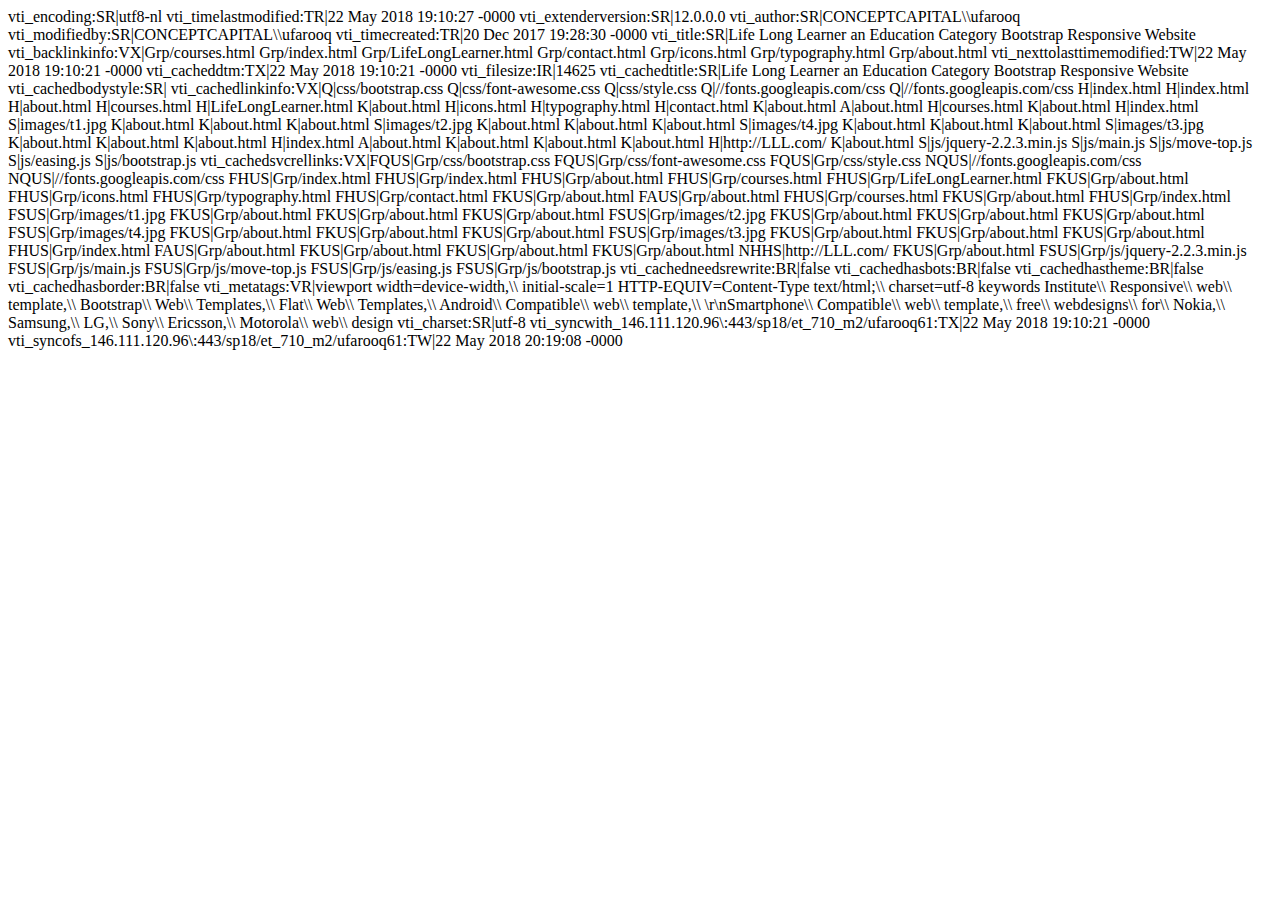
<file: _vti_cnf/about.html>
vti_encoding:SR|utf8-nl
vti_timelastmodified:TR|22 May 2018 19:10:27 -0000
vti_extenderversion:SR|12.0.0.0
vti_author:SR|CONCEPTCAPITAL\\ufarooq
vti_modifiedby:SR|CONCEPTCAPITAL\\ufarooq
vti_timecreated:TR|20 Dec 2017 19:28:30 -0000
vti_title:SR|Life Long Learner an Education Category Bootstrap Responsive Website 
vti_backlinkinfo:VX|Grp/courses.html Grp/index.html Grp/LifeLongLearner.html Grp/contact.html Grp/icons.html Grp/typography.html Grp/about.html
vti_nexttolasttimemodified:TW|22 May 2018 19:10:21 -0000
vti_cacheddtm:TX|22 May 2018 19:10:21 -0000
vti_filesize:IR|14625
vti_cachedtitle:SR|Life Long Learner an Education Category Bootstrap Responsive Website 
vti_cachedbodystyle:SR|<body>
vti_cachedlinkinfo:VX|Q|css/bootstrap.css Q|css/font-awesome.css Q|css/style.css Q|//fonts.googleapis.com/css Q|//fonts.googleapis.com/css H|index.html H|index.html H|about.html H|courses.html H|LifeLongLearner.html K|about.html H|icons.html H|typography.html H|contact.html K|about.html A|about.html H|courses.html K|about.html H|index.html S|images/t1.jpg K|about.html K|about.html K|about.html S|images/t2.jpg K|about.html K|about.html K|about.html S|images/t4.jpg K|about.html K|about.html K|about.html S|images/t3.jpg K|about.html K|about.html K|about.html H|index.html A|about.html K|about.html K|about.html K|about.html H|http://LLL.com/ K|about.html S|js/jquery-2.2.3.min.js S|js/main.js S|js/move-top.js S|js/easing.js S|js/bootstrap.js
vti_cachedsvcrellinks:VX|FQUS|Grp/css/bootstrap.css FQUS|Grp/css/font-awesome.css FQUS|Grp/css/style.css NQUS|//fonts.googleapis.com/css NQUS|//fonts.googleapis.com/css FHUS|Grp/index.html FHUS|Grp/index.html FHUS|Grp/about.html FHUS|Grp/courses.html FHUS|Grp/LifeLongLearner.html FKUS|Grp/about.html FHUS|Grp/icons.html FHUS|Grp/typography.html FHUS|Grp/contact.html FKUS|Grp/about.html FAUS|Grp/about.html FHUS|Grp/courses.html FKUS|Grp/about.html FHUS|Grp/index.html FSUS|Grp/images/t1.jpg FKUS|Grp/about.html FKUS|Grp/about.html FKUS|Grp/about.html FSUS|Grp/images/t2.jpg FKUS|Grp/about.html FKUS|Grp/about.html FKUS|Grp/about.html FSUS|Grp/images/t4.jpg FKUS|Grp/about.html FKUS|Grp/about.html FKUS|Grp/about.html FSUS|Grp/images/t3.jpg FKUS|Grp/about.html FKUS|Grp/about.html FKUS|Grp/about.html FHUS|Grp/index.html FAUS|Grp/about.html FKUS|Grp/about.html FKUS|Grp/about.html FKUS|Grp/about.html NHHS|http://LLL.com/ FKUS|Grp/about.html FSUS|Grp/js/jquery-2.2.3.min.js FSUS|Grp/js/main.js FSUS|Grp/js/move-top.js FSUS|Grp/js/easing.js FSUS|Grp/js/bootstrap.js
vti_cachedneedsrewrite:BR|false
vti_cachedhasbots:BR|false
vti_cachedhastheme:BR|false
vti_cachedhasborder:BR|false
vti_metatags:VR|viewport width=device-width,\\ initial-scale=1 HTTP-EQUIV=Content-Type text/html;\\ charset=utf-8 keywords Institute\\ Responsive\\ web\\ template,\\ Bootstrap\\ Web\\ Templates,\\ Flat\\ Web\\ Templates,\\ Android\\ Compatible\\ web\\ template,\\ \r\nSmartphone\\ Compatible\\ web\\ template,\\ free\\ webdesigns\\ for\\ Nokia,\\ Samsung,\\ LG,\\ Sony\\ Ericsson,\\ Motorola\\ web\\ design
vti_charset:SR|utf-8
vti_syncwith_146.111.120.96\:443/sp18/et_710_m2/ufarooq61:TX|22 May 2018 19:10:21 -0000
vti_syncofs_146.111.120.96\:443/sp18/et_710_m2/ufarooq61:TW|22 May 2018 20:19:08 -0000
</file>
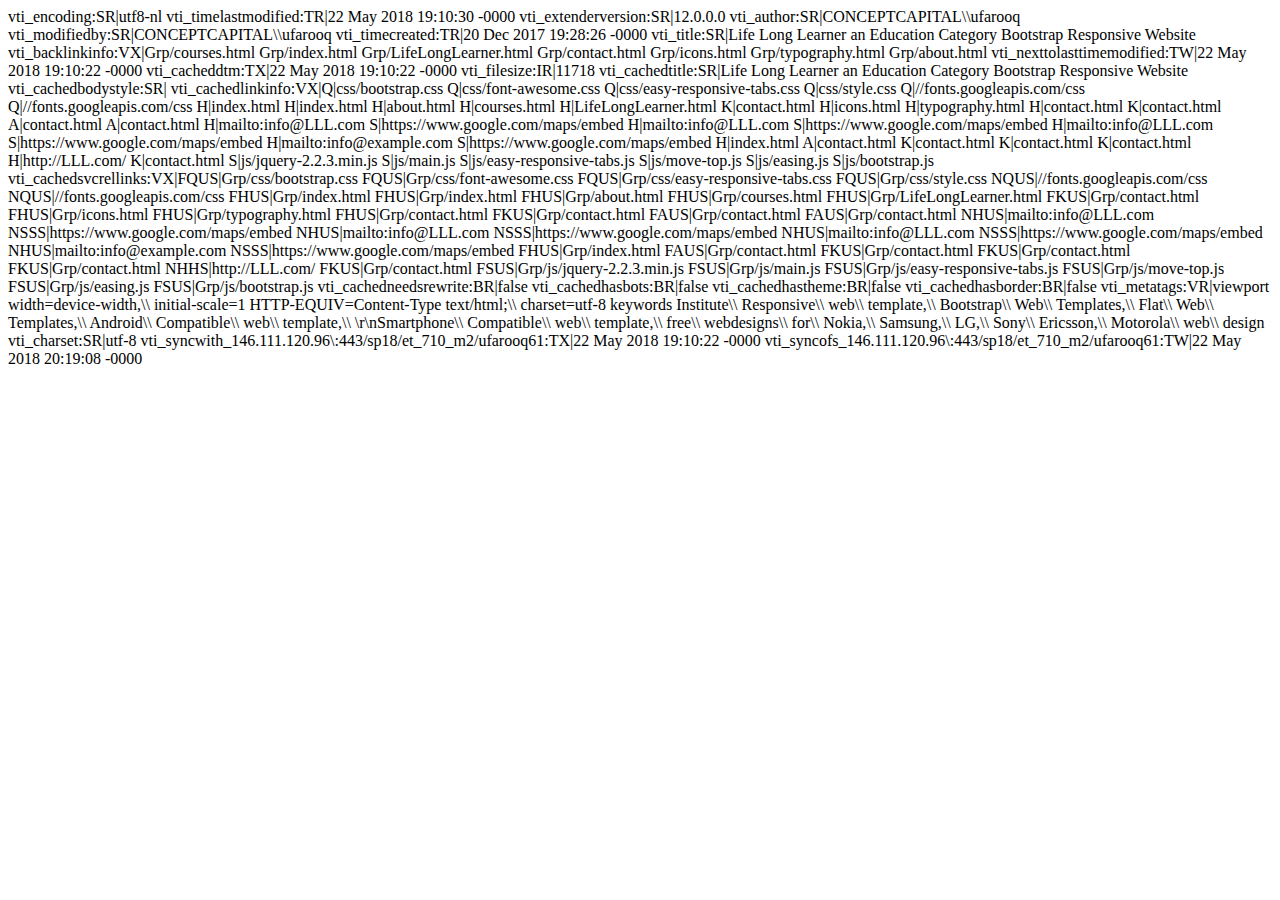
<file: _vti_cnf/contact.html>
vti_encoding:SR|utf8-nl
vti_timelastmodified:TR|22 May 2018 19:10:30 -0000
vti_extenderversion:SR|12.0.0.0
vti_author:SR|CONCEPTCAPITAL\\ufarooq
vti_modifiedby:SR|CONCEPTCAPITAL\\ufarooq
vti_timecreated:TR|20 Dec 2017 19:28:26 -0000
vti_title:SR|Life Long Learner an Education Category Bootstrap Responsive Website 
vti_backlinkinfo:VX|Grp/courses.html Grp/index.html Grp/LifeLongLearner.html Grp/contact.html Grp/icons.html Grp/typography.html Grp/about.html
vti_nexttolasttimemodified:TW|22 May 2018 19:10:22 -0000
vti_cacheddtm:TX|22 May 2018 19:10:22 -0000
vti_filesize:IR|11718
vti_cachedtitle:SR|Life Long Learner an Education Category Bootstrap Responsive Website 
vti_cachedbodystyle:SR|<body>
vti_cachedlinkinfo:VX|Q|css/bootstrap.css Q|css/font-awesome.css Q|css/easy-responsive-tabs.css Q|css/style.css Q|//fonts.googleapis.com/css Q|//fonts.googleapis.com/css H|index.html H|index.html H|about.html H|courses.html H|LifeLongLearner.html K|contact.html H|icons.html H|typography.html H|contact.html K|contact.html A|contact.html A|contact.html H|mailto:info@LLL.com S|https://www.google.com/maps/embed H|mailto:info@LLL.com S|https://www.google.com/maps/embed H|mailto:info@LLL.com S|https://www.google.com/maps/embed H|mailto:info@example.com S|https://www.google.com/maps/embed H|index.html A|contact.html K|contact.html K|contact.html K|contact.html H|http://LLL.com/ K|contact.html S|js/jquery-2.2.3.min.js S|js/main.js S|js/easy-responsive-tabs.js S|js/move-top.js S|js/easing.js S|js/bootstrap.js
vti_cachedsvcrellinks:VX|FQUS|Grp/css/bootstrap.css FQUS|Grp/css/font-awesome.css FQUS|Grp/css/easy-responsive-tabs.css FQUS|Grp/css/style.css NQUS|//fonts.googleapis.com/css NQUS|//fonts.googleapis.com/css FHUS|Grp/index.html FHUS|Grp/index.html FHUS|Grp/about.html FHUS|Grp/courses.html FHUS|Grp/LifeLongLearner.html FKUS|Grp/contact.html FHUS|Grp/icons.html FHUS|Grp/typography.html FHUS|Grp/contact.html FKUS|Grp/contact.html FAUS|Grp/contact.html FAUS|Grp/contact.html NHUS|mailto:info@LLL.com NSSS|https://www.google.com/maps/embed NHUS|mailto:info@LLL.com NSSS|https://www.google.com/maps/embed NHUS|mailto:info@LLL.com NSSS|https://www.google.com/maps/embed NHUS|mailto:info@example.com NSSS|https://www.google.com/maps/embed FHUS|Grp/index.html FAUS|Grp/contact.html FKUS|Grp/contact.html FKUS|Grp/contact.html FKUS|Grp/contact.html NHHS|http://LLL.com/ FKUS|Grp/contact.html FSUS|Grp/js/jquery-2.2.3.min.js FSUS|Grp/js/main.js FSUS|Grp/js/easy-responsive-tabs.js FSUS|Grp/js/move-top.js FSUS|Grp/js/easing.js FSUS|Grp/js/bootstrap.js
vti_cachedneedsrewrite:BR|false
vti_cachedhasbots:BR|false
vti_cachedhastheme:BR|false
vti_cachedhasborder:BR|false
vti_metatags:VR|viewport width=device-width,\\ initial-scale=1 HTTP-EQUIV=Content-Type text/html;\\ charset=utf-8 keywords Institute\\ Responsive\\ web\\ template,\\ Bootstrap\\ Web\\ Templates,\\ Flat\\ Web\\ Templates,\\ Android\\ Compatible\\ web\\ template,\\ \r\nSmartphone\\ Compatible\\ web\\ template,\\ free\\ webdesigns\\ for\\ Nokia,\\ Samsung,\\ LG,\\ Sony\\ Ericsson,\\ Motorola\\ web\\ design
vti_charset:SR|utf-8
vti_syncwith_146.111.120.96\:443/sp18/et_710_m2/ufarooq61:TX|22 May 2018 19:10:22 -0000
vti_syncofs_146.111.120.96\:443/sp18/et_710_m2/ufarooq61:TW|22 May 2018 20:19:08 -0000
</file>
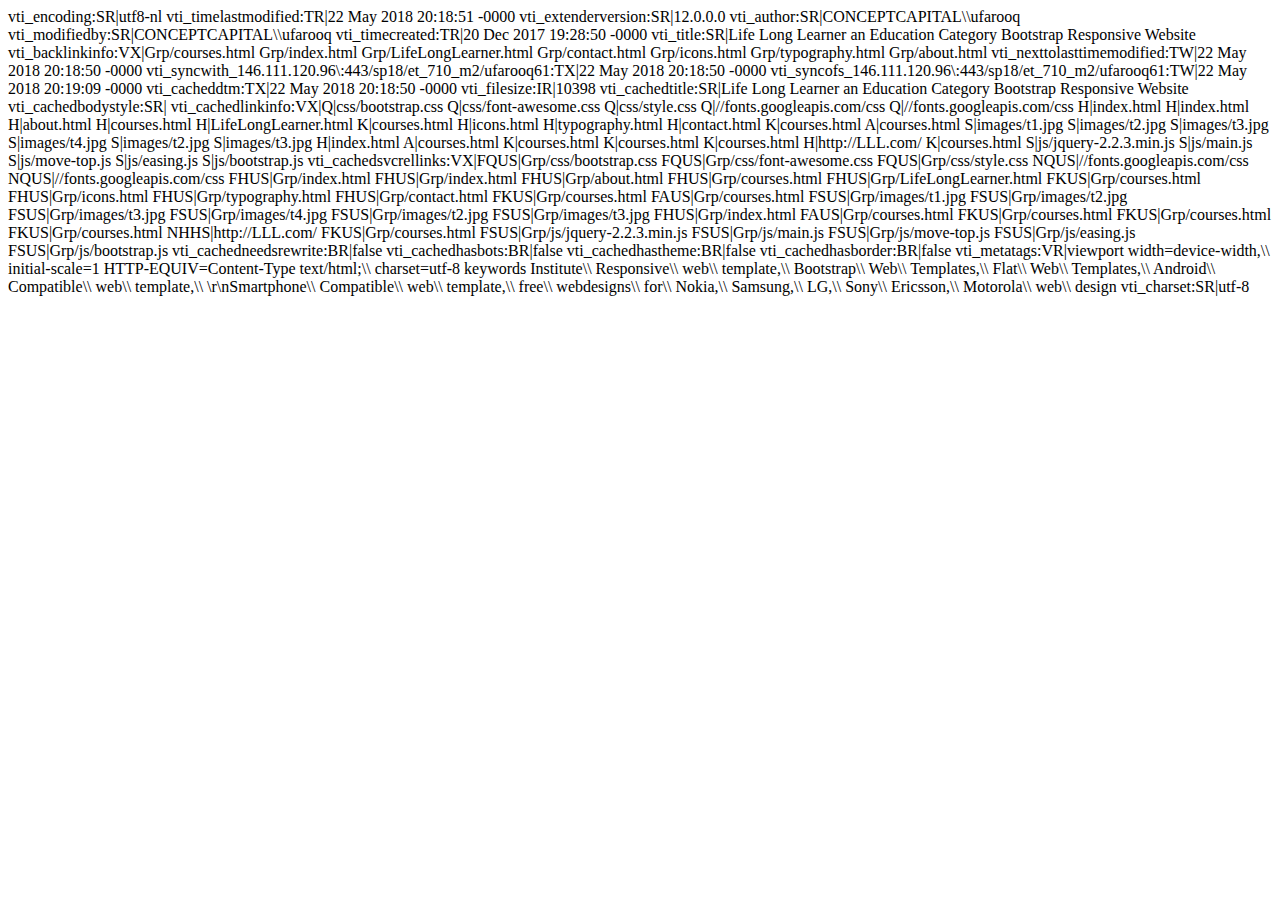
<file: _vti_cnf/courses.html>
vti_encoding:SR|utf8-nl
vti_timelastmodified:TR|22 May 2018 20:18:51 -0000
vti_extenderversion:SR|12.0.0.0
vti_author:SR|CONCEPTCAPITAL\\ufarooq
vti_modifiedby:SR|CONCEPTCAPITAL\\ufarooq
vti_timecreated:TR|20 Dec 2017 19:28:50 -0000
vti_title:SR|Life Long Learner an Education Category Bootstrap Responsive Website 
vti_backlinkinfo:VX|Grp/courses.html Grp/index.html Grp/LifeLongLearner.html Grp/contact.html Grp/icons.html Grp/typography.html Grp/about.html
vti_nexttolasttimemodified:TW|22 May 2018 20:18:50 -0000
vti_syncwith_146.111.120.96\:443/sp18/et_710_m2/ufarooq61:TX|22 May 2018 20:18:50 -0000
vti_syncofs_146.111.120.96\:443/sp18/et_710_m2/ufarooq61:TW|22 May 2018 20:19:09 -0000
vti_cacheddtm:TX|22 May 2018 20:18:50 -0000
vti_filesize:IR|10398
vti_cachedtitle:SR|Life Long Learner an Education Category Bootstrap Responsive Website 
vti_cachedbodystyle:SR|<body>
vti_cachedlinkinfo:VX|Q|css/bootstrap.css Q|css/font-awesome.css Q|css/style.css Q|//fonts.googleapis.com/css Q|//fonts.googleapis.com/css H|index.html H|index.html H|about.html H|courses.html H|LifeLongLearner.html K|courses.html H|icons.html H|typography.html H|contact.html K|courses.html A|courses.html S|images/t1.jpg S|images/t2.jpg S|images/t3.jpg S|images/t4.jpg S|images/t2.jpg S|images/t3.jpg H|index.html A|courses.html K|courses.html K|courses.html K|courses.html H|http://LLL.com/ K|courses.html S|js/jquery-2.2.3.min.js S|js/main.js S|js/move-top.js S|js/easing.js S|js/bootstrap.js
vti_cachedsvcrellinks:VX|FQUS|Grp/css/bootstrap.css FQUS|Grp/css/font-awesome.css FQUS|Grp/css/style.css NQUS|//fonts.googleapis.com/css NQUS|//fonts.googleapis.com/css FHUS|Grp/index.html FHUS|Grp/index.html FHUS|Grp/about.html FHUS|Grp/courses.html FHUS|Grp/LifeLongLearner.html FKUS|Grp/courses.html FHUS|Grp/icons.html FHUS|Grp/typography.html FHUS|Grp/contact.html FKUS|Grp/courses.html FAUS|Grp/courses.html FSUS|Grp/images/t1.jpg FSUS|Grp/images/t2.jpg FSUS|Grp/images/t3.jpg FSUS|Grp/images/t4.jpg FSUS|Grp/images/t2.jpg FSUS|Grp/images/t3.jpg FHUS|Grp/index.html FAUS|Grp/courses.html FKUS|Grp/courses.html FKUS|Grp/courses.html FKUS|Grp/courses.html NHHS|http://LLL.com/ FKUS|Grp/courses.html FSUS|Grp/js/jquery-2.2.3.min.js FSUS|Grp/js/main.js FSUS|Grp/js/move-top.js FSUS|Grp/js/easing.js FSUS|Grp/js/bootstrap.js
vti_cachedneedsrewrite:BR|false
vti_cachedhasbots:BR|false
vti_cachedhastheme:BR|false
vti_cachedhasborder:BR|false
vti_metatags:VR|viewport width=device-width,\\ initial-scale=1 HTTP-EQUIV=Content-Type text/html;\\ charset=utf-8 keywords Institute\\ Responsive\\ web\\ template,\\ Bootstrap\\ Web\\ Templates,\\ Flat\\ Web\\ Templates,\\ Android\\ Compatible\\ web\\ template,\\ \r\nSmartphone\\ Compatible\\ web\\ template,\\ free\\ webdesigns\\ for\\ Nokia,\\ Samsung,\\ LG,\\ Sony\\ Ericsson,\\ Motorola\\ web\\ design
vti_charset:SR|utf-8
</file>
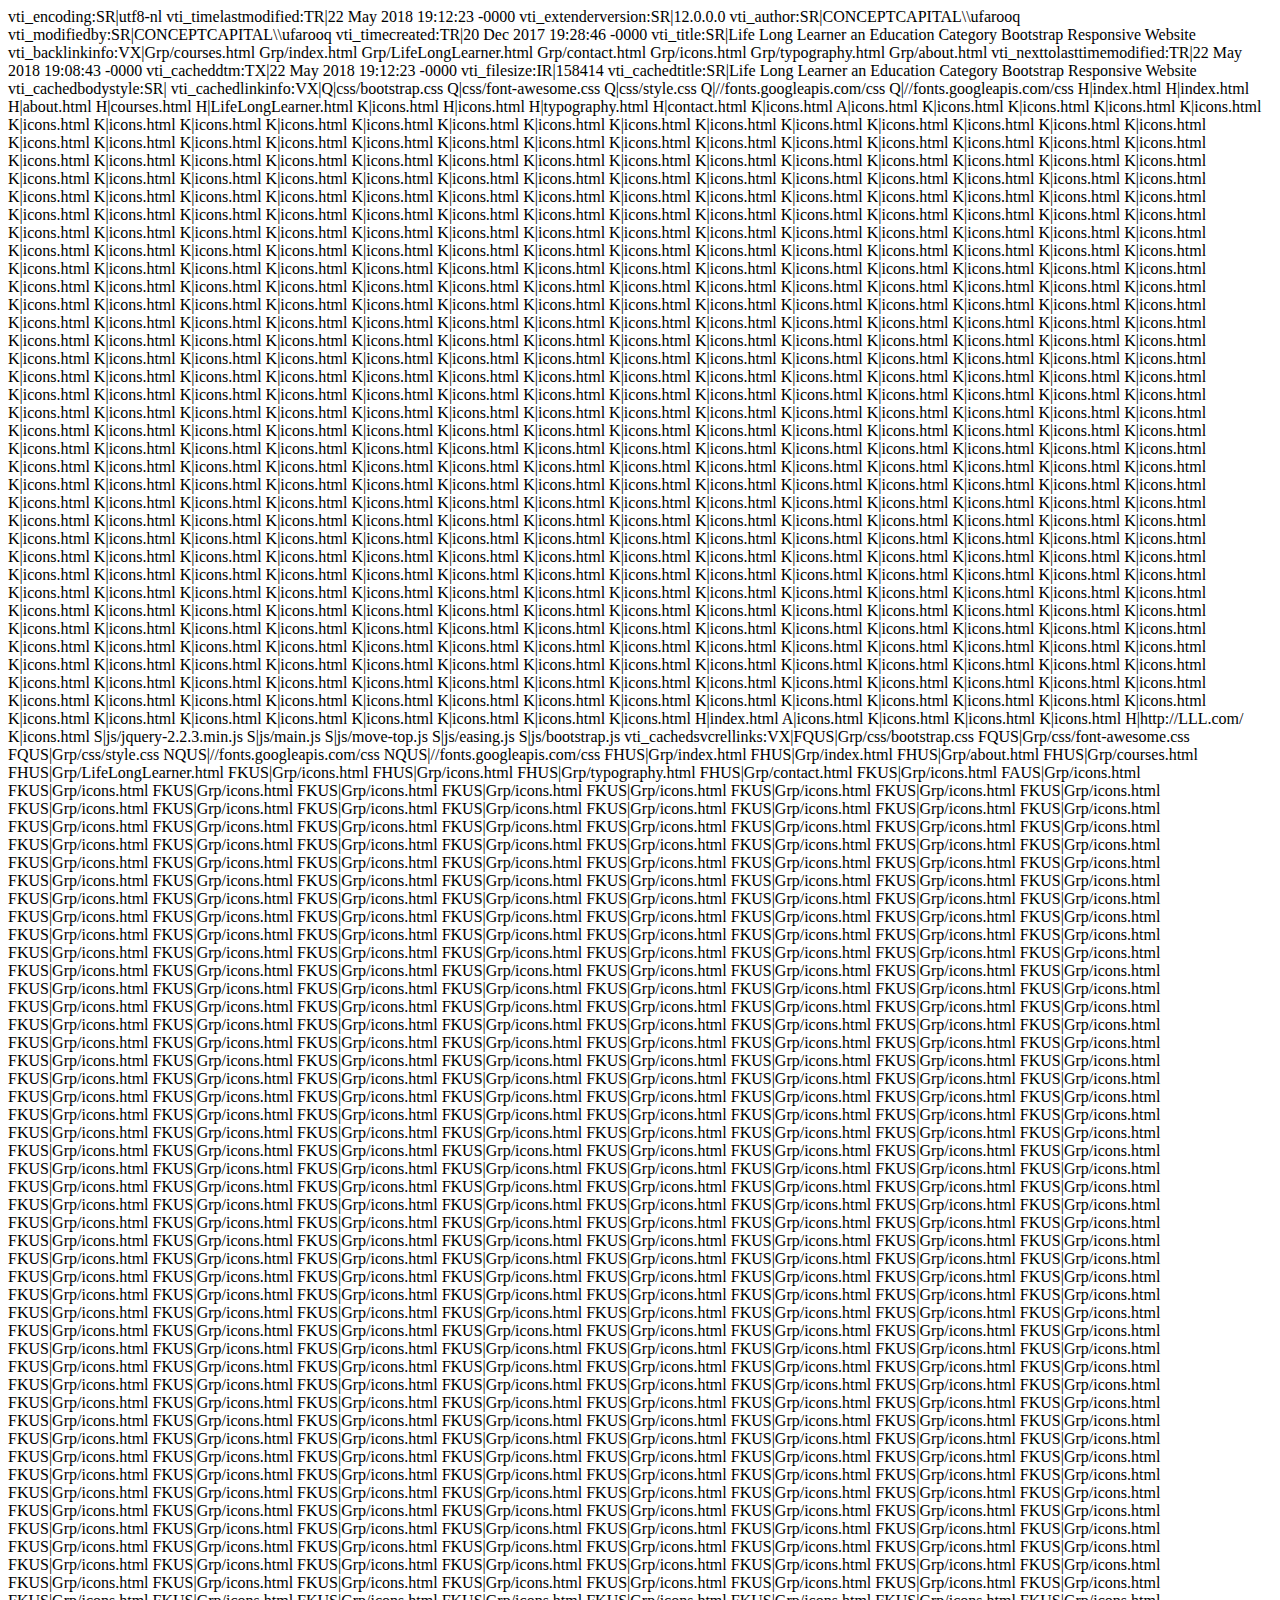
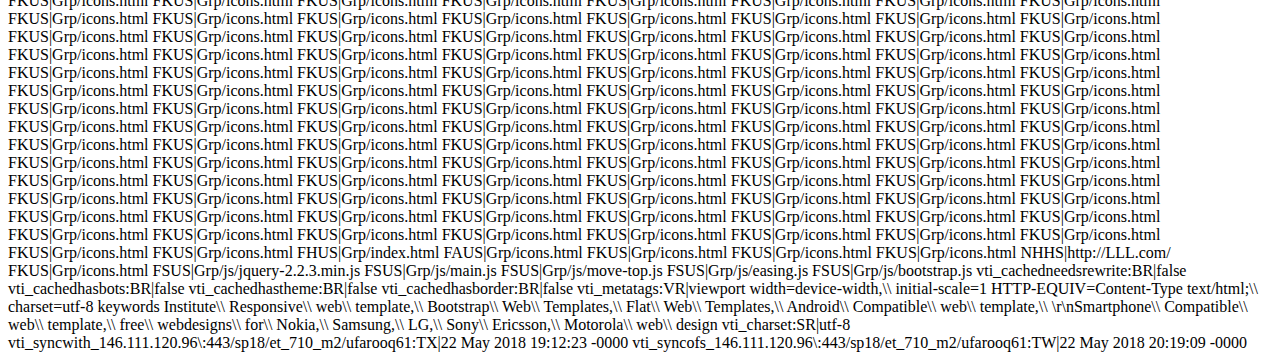
<file: _vti_cnf/icons.html>
vti_encoding:SR|utf8-nl
vti_timelastmodified:TR|22 May 2018 19:12:23 -0000
vti_extenderversion:SR|12.0.0.0
vti_author:SR|CONCEPTCAPITAL\\ufarooq
vti_modifiedby:SR|CONCEPTCAPITAL\\ufarooq
vti_timecreated:TR|20 Dec 2017 19:28:46 -0000
vti_title:SR|Life Long Learner an Education Category Bootstrap Responsive Website 
vti_backlinkinfo:VX|Grp/courses.html Grp/index.html Grp/LifeLongLearner.html Grp/contact.html Grp/icons.html Grp/typography.html Grp/about.html
vti_nexttolasttimemodified:TR|22 May 2018 19:08:43 -0000
vti_cacheddtm:TX|22 May 2018 19:12:23 -0000
vti_filesize:IR|158414
vti_cachedtitle:SR|Life Long Learner an Education Category Bootstrap Responsive Website 
vti_cachedbodystyle:SR|<body>
vti_cachedlinkinfo:VX|Q|css/bootstrap.css Q|css/font-awesome.css Q|css/style.css Q|//fonts.googleapis.com/css Q|//fonts.googleapis.com/css H|index.html H|index.html H|about.html H|courses.html H|LifeLongLearner.html K|icons.html H|icons.html H|typography.html H|contact.html K|icons.html A|icons.html K|icons.html K|icons.html K|icons.html K|icons.html K|icons.html K|icons.html K|icons.html K|icons.html K|icons.html K|icons.html K|icons.html K|icons.html K|icons.html K|icons.html K|icons.html K|icons.html K|icons.html K|icons.html K|icons.html K|icons.html K|icons.html K|icons.html K|icons.html K|icons.html K|icons.html K|icons.html K|icons.html K|icons.html K|icons.html K|icons.html K|icons.html K|icons.html K|icons.html K|icons.html K|icons.html K|icons.html K|icons.html K|icons.html K|icons.html K|icons.html K|icons.html K|icons.html K|icons.html K|icons.html K|icons.html K|icons.html K|icons.html K|icons.html K|icons.html K|icons.html K|icons.html K|icons.html K|icons.html K|icons.html K|icons.html K|icons.html K|icons.html K|icons.html K|icons.html K|icons.html K|icons.html K|icons.html K|icons.html K|icons.html K|icons.html K|icons.html K|icons.html K|icons.html K|icons.html K|icons.html K|icons.html K|icons.html K|icons.html K|icons.html K|icons.html K|icons.html K|icons.html K|icons.html K|icons.html K|icons.html K|icons.html K|icons.html K|icons.html K|icons.html K|icons.html K|icons.html K|icons.html K|icons.html K|icons.html K|icons.html K|icons.html K|icons.html K|icons.html K|icons.html K|icons.html K|icons.html K|icons.html K|icons.html K|icons.html K|icons.html K|icons.html K|icons.html K|icons.html K|icons.html K|icons.html K|icons.html K|icons.html K|icons.html K|icons.html K|icons.html K|icons.html K|icons.html K|icons.html K|icons.html K|icons.html K|icons.html K|icons.html K|icons.html K|icons.html K|icons.html K|icons.html K|icons.html K|icons.html K|icons.html K|icons.html K|icons.html K|icons.html K|icons.html K|icons.html K|icons.html K|icons.html K|icons.html K|icons.html K|icons.html K|icons.html K|icons.html K|icons.html K|icons.html K|icons.html K|icons.html K|icons.html K|icons.html K|icons.html K|icons.html K|icons.html K|icons.html K|icons.html K|icons.html K|icons.html K|icons.html K|icons.html K|icons.html K|icons.html K|icons.html K|icons.html K|icons.html K|icons.html K|icons.html K|icons.html K|icons.html K|icons.html K|icons.html K|icons.html K|icons.html K|icons.html K|icons.html K|icons.html K|icons.html K|icons.html K|icons.html K|icons.html K|icons.html K|icons.html K|icons.html K|icons.html K|icons.html K|icons.html K|icons.html K|icons.html K|icons.html K|icons.html K|icons.html K|icons.html K|icons.html K|icons.html K|icons.html K|icons.html K|icons.html K|icons.html K|icons.html K|icons.html K|icons.html K|icons.html K|icons.html K|icons.html K|icons.html K|icons.html K|icons.html K|icons.html K|icons.html K|icons.html K|icons.html K|icons.html K|icons.html K|icons.html K|icons.html K|icons.html K|icons.html K|icons.html K|icons.html K|icons.html K|icons.html K|icons.html K|icons.html K|icons.html K|icons.html K|icons.html K|icons.html K|icons.html K|icons.html K|icons.html K|icons.html K|icons.html K|icons.html K|icons.html K|icons.html K|icons.html K|icons.html K|icons.html K|icons.html K|icons.html K|icons.html K|icons.html K|icons.html K|icons.html K|icons.html K|icons.html K|icons.html K|icons.html K|icons.html K|icons.html K|icons.html K|icons.html K|icons.html K|icons.html K|icons.html K|icons.html K|icons.html K|icons.html K|icons.html K|icons.html K|icons.html K|icons.html K|icons.html K|icons.html K|icons.html K|icons.html K|icons.html K|icons.html K|icons.html K|icons.html K|icons.html K|icons.html K|icons.html K|icons.html K|icons.html K|icons.html K|icons.html K|icons.html K|icons.html K|icons.html K|icons.html K|icons.html K|icons.html K|icons.html K|icons.html K|icons.html K|icons.html K|icons.html K|icons.html K|icons.html K|icons.html K|icons.html K|icons.html K|icons.html K|icons.html K|icons.html K|icons.html K|icons.html K|icons.html K|icons.html K|icons.html K|icons.html K|icons.html K|icons.html K|icons.html K|icons.html K|icons.html K|icons.html K|icons.html K|icons.html K|icons.html K|icons.html K|icons.html K|icons.html K|icons.html K|icons.html K|icons.html K|icons.html K|icons.html K|icons.html K|icons.html K|icons.html K|icons.html K|icons.html K|icons.html K|icons.html K|icons.html K|icons.html K|icons.html K|icons.html K|icons.html K|icons.html K|icons.html K|icons.html K|icons.html K|icons.html K|icons.html K|icons.html K|icons.html K|icons.html K|icons.html K|icons.html K|icons.html K|icons.html K|icons.html K|icons.html K|icons.html K|icons.html K|icons.html K|icons.html K|icons.html K|icons.html K|icons.html K|icons.html K|icons.html K|icons.html K|icons.html K|icons.html K|icons.html K|icons.html K|icons.html K|icons.html K|icons.html K|icons.html K|icons.html K|icons.html K|icons.html K|icons.html K|icons.html K|icons.html K|icons.html K|icons.html K|icons.html K|icons.html K|icons.html K|icons.html K|icons.html K|icons.html K|icons.html K|icons.html K|icons.html K|icons.html K|icons.html K|icons.html K|icons.html K|icons.html K|icons.html K|icons.html K|icons.html K|icons.html K|icons.html K|icons.html K|icons.html K|icons.html K|icons.html K|icons.html K|icons.html K|icons.html K|icons.html K|icons.html K|icons.html K|icons.html K|icons.html K|icons.html K|icons.html K|icons.html K|icons.html K|icons.html K|icons.html K|icons.html K|icons.html K|icons.html K|icons.html K|icons.html K|icons.html K|icons.html K|icons.html K|icons.html K|icons.html K|icons.html K|icons.html K|icons.html K|icons.html K|icons.html K|icons.html K|icons.html K|icons.html K|icons.html K|icons.html K|icons.html K|icons.html K|icons.html K|icons.html K|icons.html K|icons.html K|icons.html K|icons.html K|icons.html K|icons.html K|icons.html K|icons.html K|icons.html K|icons.html K|icons.html K|icons.html K|icons.html K|icons.html K|icons.html K|icons.html K|icons.html K|icons.html K|icons.html K|icons.html K|icons.html K|icons.html K|icons.html K|icons.html K|icons.html K|icons.html K|icons.html K|icons.html K|icons.html K|icons.html K|icons.html K|icons.html K|icons.html K|icons.html K|icons.html K|icons.html K|icons.html K|icons.html K|icons.html K|icons.html K|icons.html K|icons.html K|icons.html K|icons.html K|icons.html K|icons.html K|icons.html K|icons.html K|icons.html K|icons.html H|index.html A|icons.html K|icons.html K|icons.html K|icons.html H|http://LLL.com/ K|icons.html S|js/jquery-2.2.3.min.js S|js/main.js S|js/move-top.js S|js/easing.js S|js/bootstrap.js
vti_cachedsvcrellinks:VX|FQUS|Grp/css/bootstrap.css FQUS|Grp/css/font-awesome.css FQUS|Grp/css/style.css NQUS|//fonts.googleapis.com/css NQUS|//fonts.googleapis.com/css FHUS|Grp/index.html FHUS|Grp/index.html FHUS|Grp/about.html FHUS|Grp/courses.html FHUS|Grp/LifeLongLearner.html FKUS|Grp/icons.html FHUS|Grp/icons.html FHUS|Grp/typography.html FHUS|Grp/contact.html FKUS|Grp/icons.html FAUS|Grp/icons.html FKUS|Grp/icons.html FKUS|Grp/icons.html FKUS|Grp/icons.html FKUS|Grp/icons.html FKUS|Grp/icons.html FKUS|Grp/icons.html FKUS|Grp/icons.html FKUS|Grp/icons.html FKUS|Grp/icons.html FKUS|Grp/icons.html FKUS|Grp/icons.html FKUS|Grp/icons.html FKUS|Grp/icons.html FKUS|Grp/icons.html FKUS|Grp/icons.html FKUS|Grp/icons.html FKUS|Grp/icons.html FKUS|Grp/icons.html FKUS|Grp/icons.html FKUS|Grp/icons.html FKUS|Grp/icons.html FKUS|Grp/icons.html FKUS|Grp/icons.html FKUS|Grp/icons.html FKUS|Grp/icons.html FKUS|Grp/icons.html FKUS|Grp/icons.html FKUS|Grp/icons.html FKUS|Grp/icons.html FKUS|Grp/icons.html FKUS|Grp/icons.html FKUS|Grp/icons.html FKUS|Grp/icons.html FKUS|Grp/icons.html FKUS|Grp/icons.html FKUS|Grp/icons.html FKUS|Grp/icons.html FKUS|Grp/icons.html FKUS|Grp/icons.html FKUS|Grp/icons.html FKUS|Grp/icons.html FKUS|Grp/icons.html FKUS|Grp/icons.html FKUS|Grp/icons.html FKUS|Grp/icons.html FKUS|Grp/icons.html FKUS|Grp/icons.html FKUS|Grp/icons.html FKUS|Grp/icons.html FKUS|Grp/icons.html FKUS|Grp/icons.html FKUS|Grp/icons.html FKUS|Grp/icons.html FKUS|Grp/icons.html FKUS|Grp/icons.html FKUS|Grp/icons.html FKUS|Grp/icons.html FKUS|Grp/icons.html FKUS|Grp/icons.html FKUS|Grp/icons.html FKUS|Grp/icons.html FKUS|Grp/icons.html FKUS|Grp/icons.html FKUS|Grp/icons.html FKUS|Grp/icons.html FKUS|Grp/icons.html FKUS|Grp/icons.html FKUS|Grp/icons.html FKUS|Grp/icons.html FKUS|Grp/icons.html FKUS|Grp/icons.html FKUS|Grp/icons.html FKUS|Grp/icons.html FKUS|Grp/icons.html FKUS|Grp/icons.html FKUS|Grp/icons.html FKUS|Grp/icons.html FKUS|Grp/icons.html FKUS|Grp/icons.html FKUS|Grp/icons.html FKUS|Grp/icons.html FKUS|Grp/icons.html FKUS|Grp/icons.html FKUS|Grp/icons.html FKUS|Grp/icons.html FKUS|Grp/icons.html FKUS|Grp/icons.html FKUS|Grp/icons.html FKUS|Grp/icons.html FKUS|Grp/icons.html FKUS|Grp/icons.html FKUS|Grp/icons.html FKUS|Grp/icons.html FKUS|Grp/icons.html FKUS|Grp/icons.html FKUS|Grp/icons.html FKUS|Grp/icons.html FKUS|Grp/icons.html FKUS|Grp/icons.html FKUS|Grp/icons.html FKUS|Grp/icons.html FKUS|Grp/icons.html FKUS|Grp/icons.html FKUS|Grp/icons.html FKUS|Grp/icons.html FKUS|Grp/icons.html FKUS|Grp/icons.html FKUS|Grp/icons.html FKUS|Grp/icons.html FKUS|Grp/icons.html FKUS|Grp/icons.html FKUS|Grp/icons.html FKUS|Grp/icons.html FKUS|Grp/icons.html FKUS|Grp/icons.html FKUS|Grp/icons.html FKUS|Grp/icons.html FKUS|Grp/icons.html FKUS|Grp/icons.html FKUS|Grp/icons.html FKUS|Grp/icons.html FKUS|Grp/icons.html FKUS|Grp/icons.html FKUS|Grp/icons.html FKUS|Grp/icons.html FKUS|Grp/icons.html FKUS|Grp/icons.html FKUS|Grp/icons.html FKUS|Grp/icons.html FKUS|Grp/icons.html FKUS|Grp/icons.html FKUS|Grp/icons.html FKUS|Grp/icons.html FKUS|Grp/icons.html FKUS|Grp/icons.html FKUS|Grp/icons.html FKUS|Grp/icons.html FKUS|Grp/icons.html FKUS|Grp/icons.html FKUS|Grp/icons.html FKUS|Grp/icons.html FKUS|Grp/icons.html FKUS|Grp/icons.html FKUS|Grp/icons.html FKUS|Grp/icons.html FKUS|Grp/icons.html FKUS|Grp/icons.html FKUS|Grp/icons.html FKUS|Grp/icons.html FKUS|Grp/icons.html FKUS|Grp/icons.html FKUS|Grp/icons.html FKUS|Grp/icons.html FKUS|Grp/icons.html FKUS|Grp/icons.html FKUS|Grp/icons.html FKUS|Grp/icons.html FKUS|Grp/icons.html FKUS|Grp/icons.html FKUS|Grp/icons.html FKUS|Grp/icons.html FKUS|Grp/icons.html FKUS|Grp/icons.html FKUS|Grp/icons.html FKUS|Grp/icons.html FKUS|Grp/icons.html FKUS|Grp/icons.html FKUS|Grp/icons.html FKUS|Grp/icons.html FKUS|Grp/icons.html FKUS|Grp/icons.html FKUS|Grp/icons.html FKUS|Grp/icons.html FKUS|Grp/icons.html FKUS|Grp/icons.html FKUS|Grp/icons.html FKUS|Grp/icons.html FKUS|Grp/icons.html FKUS|Grp/icons.html FKUS|Grp/icons.html FKUS|Grp/icons.html FKUS|Grp/icons.html FKUS|Grp/icons.html FKUS|Grp/icons.html FKUS|Grp/icons.html FKUS|Grp/icons.html FKUS|Grp/icons.html FKUS|Grp/icons.html FKUS|Grp/icons.html FKUS|Grp/icons.html FKUS|Grp/icons.html FKUS|Grp/icons.html FKUS|Grp/icons.html FKUS|Grp/icons.html FKUS|Grp/icons.html FKUS|Grp/icons.html FKUS|Grp/icons.html FKUS|Grp/icons.html FKUS|Grp/icons.html FKUS|Grp/icons.html FKUS|Grp/icons.html FKUS|Grp/icons.html FKUS|Grp/icons.html FKUS|Grp/icons.html FKUS|Grp/icons.html FKUS|Grp/icons.html FKUS|Grp/icons.html FKUS|Grp/icons.html FKUS|Grp/icons.html FKUS|Grp/icons.html FKUS|Grp/icons.html FKUS|Grp/icons.html FKUS|Grp/icons.html FKUS|Grp/icons.html FKUS|Grp/icons.html FKUS|Grp/icons.html FKUS|Grp/icons.html FKUS|Grp/icons.html FKUS|Grp/icons.html FKUS|Grp/icons.html FKUS|Grp/icons.html FKUS|Grp/icons.html FKUS|Grp/icons.html FKUS|Grp/icons.html FKUS|Grp/icons.html FKUS|Grp/icons.html FKUS|Grp/icons.html FKUS|Grp/icons.html FKUS|Grp/icons.html FKUS|Grp/icons.html FKUS|Grp/icons.html FKUS|Grp/icons.html FKUS|Grp/icons.html FKUS|Grp/icons.html FKUS|Grp/icons.html FKUS|Grp/icons.html FKUS|Grp/icons.html FKUS|Grp/icons.html FKUS|Grp/icons.html FKUS|Grp/icons.html FKUS|Grp/icons.html FKUS|Grp/icons.html FKUS|Grp/icons.html FKUS|Grp/icons.html FKUS|Grp/icons.html FKUS|Grp/icons.html FKUS|Grp/icons.html FKUS|Grp/icons.html FKUS|Grp/icons.html FKUS|Grp/icons.html FKUS|Grp/icons.html FKUS|Grp/icons.html FKUS|Grp/icons.html FKUS|Grp/icons.html FKUS|Grp/icons.html FKUS|Grp/icons.html FKUS|Grp/icons.html FKUS|Grp/icons.html FKUS|Grp/icons.html FKUS|Grp/icons.html FKUS|Grp/icons.html FKUS|Grp/icons.html FKUS|Grp/icons.html FKUS|Grp/icons.html FKUS|Grp/icons.html FKUS|Grp/icons.html FKUS|Grp/icons.html FKUS|Grp/icons.html FKUS|Grp/icons.html FKUS|Grp/icons.html FKUS|Grp/icons.html FKUS|Grp/icons.html FKUS|Grp/icons.html FKUS|Grp/icons.html FKUS|Grp/icons.html FKUS|Grp/icons.html FKUS|Grp/icons.html FKUS|Grp/icons.html FKUS|Grp/icons.html FKUS|Grp/icons.html FKUS|Grp/icons.html FKUS|Grp/icons.html FKUS|Grp/icons.html FKUS|Grp/icons.html FKUS|Grp/icons.html FKUS|Grp/icons.html FKUS|Grp/icons.html FKUS|Grp/icons.html FKUS|Grp/icons.html FKUS|Grp/icons.html FKUS|Grp/icons.html FKUS|Grp/icons.html FKUS|Grp/icons.html FKUS|Grp/icons.html FKUS|Grp/icons.html FKUS|Grp/icons.html FKUS|Grp/icons.html FKUS|Grp/icons.html FKUS|Grp/icons.html FKUS|Grp/icons.html FKUS|Grp/icons.html FKUS|Grp/icons.html FKUS|Grp/icons.html FKUS|Grp/icons.html FKUS|Grp/icons.html FKUS|Grp/icons.html FKUS|Grp/icons.html FKUS|Grp/icons.html FKUS|Grp/icons.html FKUS|Grp/icons.html FKUS|Grp/icons.html FKUS|Grp/icons.html FKUS|Grp/icons.html FKUS|Grp/icons.html FKUS|Grp/icons.html FKUS|Grp/icons.html FKUS|Grp/icons.html FKUS|Grp/icons.html FKUS|Grp/icons.html FKUS|Grp/icons.html FKUS|Grp/icons.html FKUS|Grp/icons.html FKUS|Grp/icons.html FKUS|Grp/icons.html FKUS|Grp/icons.html FKUS|Grp/icons.html FKUS|Grp/icons.html FKUS|Grp/icons.html FKUS|Grp/icons.html FKUS|Grp/icons.html FKUS|Grp/icons.html FKUS|Grp/icons.html FKUS|Grp/icons.html FKUS|Grp/icons.html FKUS|Grp/icons.html FKUS|Grp/icons.html FKUS|Grp/icons.html FKUS|Grp/icons.html FKUS|Grp/icons.html FKUS|Grp/icons.html FKUS|Grp/icons.html FKUS|Grp/icons.html FKUS|Grp/icons.html FKUS|Grp/icons.html FKUS|Grp/icons.html FKUS|Grp/icons.html FKUS|Grp/icons.html FKUS|Grp/icons.html FKUS|Grp/icons.html FKUS|Grp/icons.html FKUS|Grp/icons.html FKUS|Grp/icons.html FKUS|Grp/icons.html FKUS|Grp/icons.html FKUS|Grp/icons.html FKUS|Grp/icons.html FKUS|Grp/icons.html FKUS|Grp/icons.html FKUS|Grp/icons.html FKUS|Grp/icons.html FKUS|Grp/icons.html FKUS|Grp/icons.html FKUS|Grp/icons.html FKUS|Grp/icons.html FKUS|Grp/icons.html FKUS|Grp/icons.html FKUS|Grp/icons.html FKUS|Grp/icons.html FKUS|Grp/icons.html FKUS|Grp/icons.html FKUS|Grp/icons.html FKUS|Grp/icons.html FKUS|Grp/icons.html FKUS|Grp/icons.html FKUS|Grp/icons.html FKUS|Grp/icons.html FKUS|Grp/icons.html FKUS|Grp/icons.html FKUS|Grp/icons.html FKUS|Grp/icons.html FKUS|Grp/icons.html FKUS|Grp/icons.html FKUS|Grp/icons.html FKUS|Grp/icons.html FKUS|Grp/icons.html FKUS|Grp/icons.html FKUS|Grp/icons.html FKUS|Grp/icons.html FKUS|Grp/icons.html FKUS|Grp/icons.html FKUS|Grp/icons.html FKUS|Grp/icons.html FKUS|Grp/icons.html FKUS|Grp/icons.html FKUS|Grp/icons.html FKUS|Grp/icons.html FKUS|Grp/icons.html FKUS|Grp/icons.html FKUS|Grp/icons.html FKUS|Grp/icons.html FKUS|Grp/icons.html FKUS|Grp/icons.html FKUS|Grp/icons.html FKUS|Grp/icons.html FKUS|Grp/icons.html FKUS|Grp/icons.html FKUS|Grp/icons.html FKUS|Grp/icons.html FKUS|Grp/icons.html FKUS|Grp/icons.html FKUS|Grp/icons.html FKUS|Grp/icons.html FKUS|Grp/icons.html FKUS|Grp/icons.html FKUS|Grp/icons.html FKUS|Grp/icons.html FKUS|Grp/icons.html FKUS|Grp/icons.html FKUS|Grp/icons.html FKUS|Grp/icons.html FKUS|Grp/icons.html FKUS|Grp/icons.html FKUS|Grp/icons.html FKUS|Grp/icons.html FKUS|Grp/icons.html FKUS|Grp/icons.html FKUS|Grp/icons.html FKUS|Grp/icons.html FKUS|Grp/icons.html FKUS|Grp/icons.html FKUS|Grp/icons.html FKUS|Grp/icons.html FKUS|Grp/icons.html FKUS|Grp/icons.html FKUS|Grp/icons.html FKUS|Grp/icons.html FKUS|Grp/icons.html FKUS|Grp/icons.html FKUS|Grp/icons.html FKUS|Grp/icons.html FKUS|Grp/icons.html FKUS|Grp/icons.html FKUS|Grp/icons.html FKUS|Grp/icons.html FKUS|Grp/icons.html FKUS|Grp/icons.html FKUS|Grp/icons.html FKUS|Grp/icons.html FKUS|Grp/icons.html FKUS|Grp/icons.html FKUS|Grp/icons.html FKUS|Grp/icons.html FKUS|Grp/icons.html FKUS|Grp/icons.html FKUS|Grp/icons.html FKUS|Grp/icons.html FKUS|Grp/icons.html FKUS|Grp/icons.html FKUS|Grp/icons.html FKUS|Grp/icons.html FKUS|Grp/icons.html FKUS|Grp/icons.html FKUS|Grp/icons.html FKUS|Grp/icons.html FKUS|Grp/icons.html FKUS|Grp/icons.html FKUS|Grp/icons.html FKUS|Grp/icons.html FKUS|Grp/icons.html FKUS|Grp/icons.html FKUS|Grp/icons.html FKUS|Grp/icons.html FKUS|Grp/icons.html FKUS|Grp/icons.html FHUS|Grp/index.html FAUS|Grp/icons.html FKUS|Grp/icons.html FKUS|Grp/icons.html FKUS|Grp/icons.html NHHS|http://LLL.com/ FKUS|Grp/icons.html FSUS|Grp/js/jquery-2.2.3.min.js FSUS|Grp/js/main.js FSUS|Grp/js/move-top.js FSUS|Grp/js/easing.js FSUS|Grp/js/bootstrap.js
vti_cachedneedsrewrite:BR|false
vti_cachedhasbots:BR|false
vti_cachedhastheme:BR|false
vti_cachedhasborder:BR|false
vti_metatags:VR|viewport width=device-width,\\ initial-scale=1 HTTP-EQUIV=Content-Type text/html;\\ charset=utf-8 keywords Institute\\ Responsive\\ web\\ template,\\ Bootstrap\\ Web\\ Templates,\\ Flat\\ Web\\ Templates,\\ Android\\ Compatible\\ web\\ template,\\ \r\nSmartphone\\ Compatible\\ web\\ template,\\ free\\ webdesigns\\ for\\ Nokia,\\ Samsung,\\ LG,\\ Sony\\ Ericsson,\\ Motorola\\ web\\ design
vti_charset:SR|utf-8
vti_syncwith_146.111.120.96\:443/sp18/et_710_m2/ufarooq61:TX|22 May 2018 19:12:23 -0000
vti_syncofs_146.111.120.96\:443/sp18/et_710_m2/ufarooq61:TW|22 May 2018 20:19:09 -0000
</file>
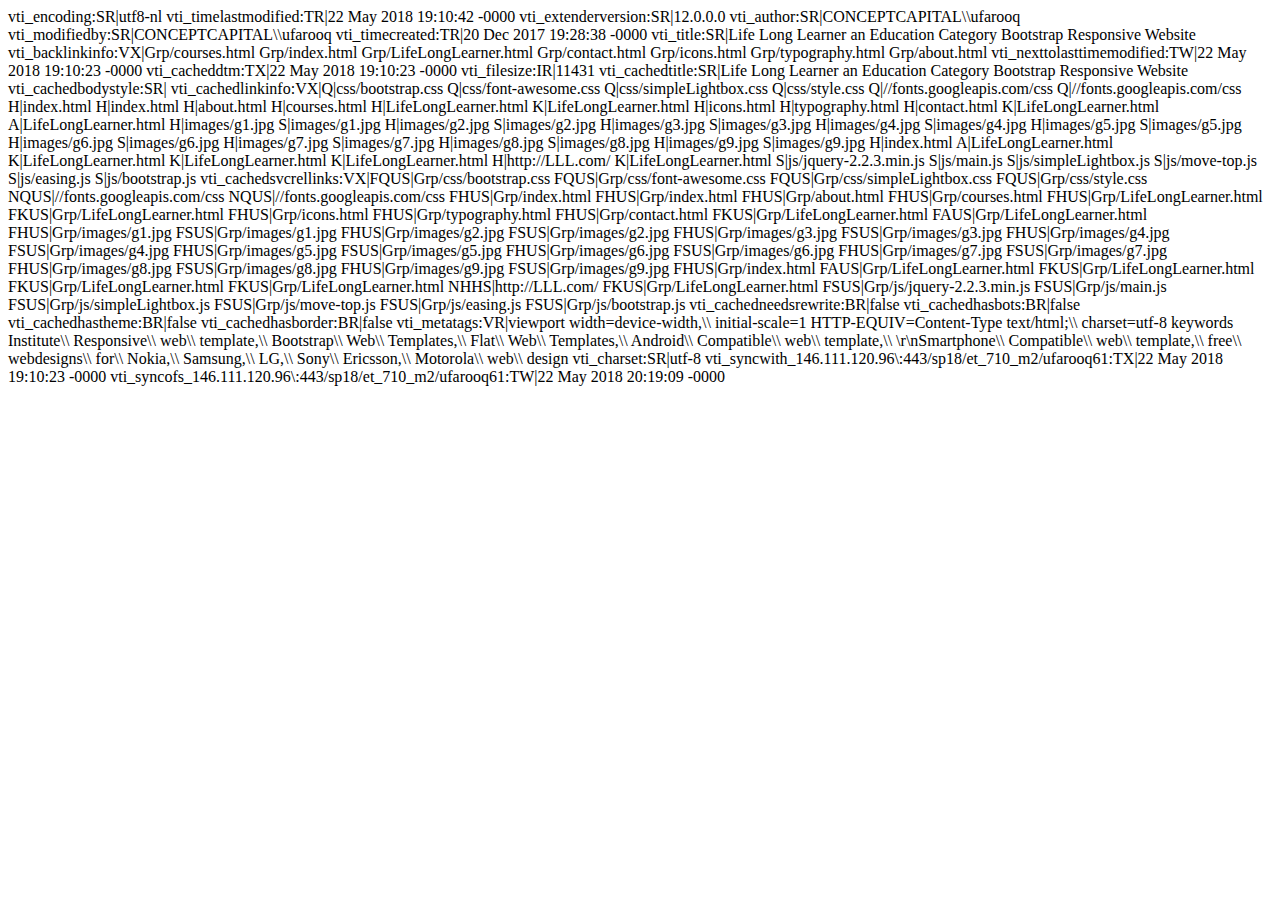
<file: _vti_cnf/LifeLongLearner.html>
vti_encoding:SR|utf8-nl
vti_timelastmodified:TR|22 May 2018 19:10:42 -0000
vti_extenderversion:SR|12.0.0.0
vti_author:SR|CONCEPTCAPITAL\\ufarooq
vti_modifiedby:SR|CONCEPTCAPITAL\\ufarooq
vti_timecreated:TR|20 Dec 2017 19:28:38 -0000
vti_title:SR|Life Long Learner an Education Category Bootstrap Responsive Website 
vti_backlinkinfo:VX|Grp/courses.html Grp/index.html Grp/LifeLongLearner.html Grp/contact.html Grp/icons.html Grp/typography.html Grp/about.html
vti_nexttolasttimemodified:TW|22 May 2018 19:10:23 -0000
vti_cacheddtm:TX|22 May 2018 19:10:23 -0000
vti_filesize:IR|11431
vti_cachedtitle:SR|Life Long Learner an Education Category Bootstrap Responsive Website 
vti_cachedbodystyle:SR|<body>
vti_cachedlinkinfo:VX|Q|css/bootstrap.css Q|css/font-awesome.css Q|css/simpleLightbox.css Q|css/style.css Q|//fonts.googleapis.com/css Q|//fonts.googleapis.com/css H|index.html H|index.html H|about.html H|courses.html H|LifeLongLearner.html K|LifeLongLearner.html H|icons.html H|typography.html H|contact.html K|LifeLongLearner.html A|LifeLongLearner.html H|images/g1.jpg S|images/g1.jpg H|images/g2.jpg S|images/g2.jpg H|images/g3.jpg S|images/g3.jpg H|images/g4.jpg S|images/g4.jpg H|images/g5.jpg S|images/g5.jpg H|images/g6.jpg S|images/g6.jpg H|images/g7.jpg S|images/g7.jpg H|images/g8.jpg S|images/g8.jpg H|images/g9.jpg S|images/g9.jpg H|index.html A|LifeLongLearner.html K|LifeLongLearner.html K|LifeLongLearner.html K|LifeLongLearner.html H|http://LLL.com/ K|LifeLongLearner.html S|js/jquery-2.2.3.min.js S|js/main.js S|js/simpleLightbox.js S|js/move-top.js S|js/easing.js S|js/bootstrap.js
vti_cachedsvcrellinks:VX|FQUS|Grp/css/bootstrap.css FQUS|Grp/css/font-awesome.css FQUS|Grp/css/simpleLightbox.css FQUS|Grp/css/style.css NQUS|//fonts.googleapis.com/css NQUS|//fonts.googleapis.com/css FHUS|Grp/index.html FHUS|Grp/index.html FHUS|Grp/about.html FHUS|Grp/courses.html FHUS|Grp/LifeLongLearner.html FKUS|Grp/LifeLongLearner.html FHUS|Grp/icons.html FHUS|Grp/typography.html FHUS|Grp/contact.html FKUS|Grp/LifeLongLearner.html FAUS|Grp/LifeLongLearner.html FHUS|Grp/images/g1.jpg FSUS|Grp/images/g1.jpg FHUS|Grp/images/g2.jpg FSUS|Grp/images/g2.jpg FHUS|Grp/images/g3.jpg FSUS|Grp/images/g3.jpg FHUS|Grp/images/g4.jpg FSUS|Grp/images/g4.jpg FHUS|Grp/images/g5.jpg FSUS|Grp/images/g5.jpg FHUS|Grp/images/g6.jpg FSUS|Grp/images/g6.jpg FHUS|Grp/images/g7.jpg FSUS|Grp/images/g7.jpg FHUS|Grp/images/g8.jpg FSUS|Grp/images/g8.jpg FHUS|Grp/images/g9.jpg FSUS|Grp/images/g9.jpg FHUS|Grp/index.html FAUS|Grp/LifeLongLearner.html FKUS|Grp/LifeLongLearner.html FKUS|Grp/LifeLongLearner.html FKUS|Grp/LifeLongLearner.html NHHS|http://LLL.com/ FKUS|Grp/LifeLongLearner.html FSUS|Grp/js/jquery-2.2.3.min.js FSUS|Grp/js/main.js FSUS|Grp/js/simpleLightbox.js FSUS|Grp/js/move-top.js FSUS|Grp/js/easing.js FSUS|Grp/js/bootstrap.js
vti_cachedneedsrewrite:BR|false
vti_cachedhasbots:BR|false
vti_cachedhastheme:BR|false
vti_cachedhasborder:BR|false
vti_metatags:VR|viewport width=device-width,\\ initial-scale=1 HTTP-EQUIV=Content-Type text/html;\\ charset=utf-8 keywords Institute\\ Responsive\\ web\\ template,\\ Bootstrap\\ Web\\ Templates,\\ Flat\\ Web\\ Templates,\\ Android\\ Compatible\\ web\\ template,\\ \r\nSmartphone\\ Compatible\\ web\\ template,\\ free\\ webdesigns\\ for\\ Nokia,\\ Samsung,\\ LG,\\ Sony\\ Ericsson,\\ Motorola\\ web\\ design
vti_charset:SR|utf-8
vti_syncwith_146.111.120.96\:443/sp18/et_710_m2/ufarooq61:TX|22 May 2018 19:10:23 -0000
vti_syncofs_146.111.120.96\:443/sp18/et_710_m2/ufarooq61:TW|22 May 2018 20:19:09 -0000
</file>
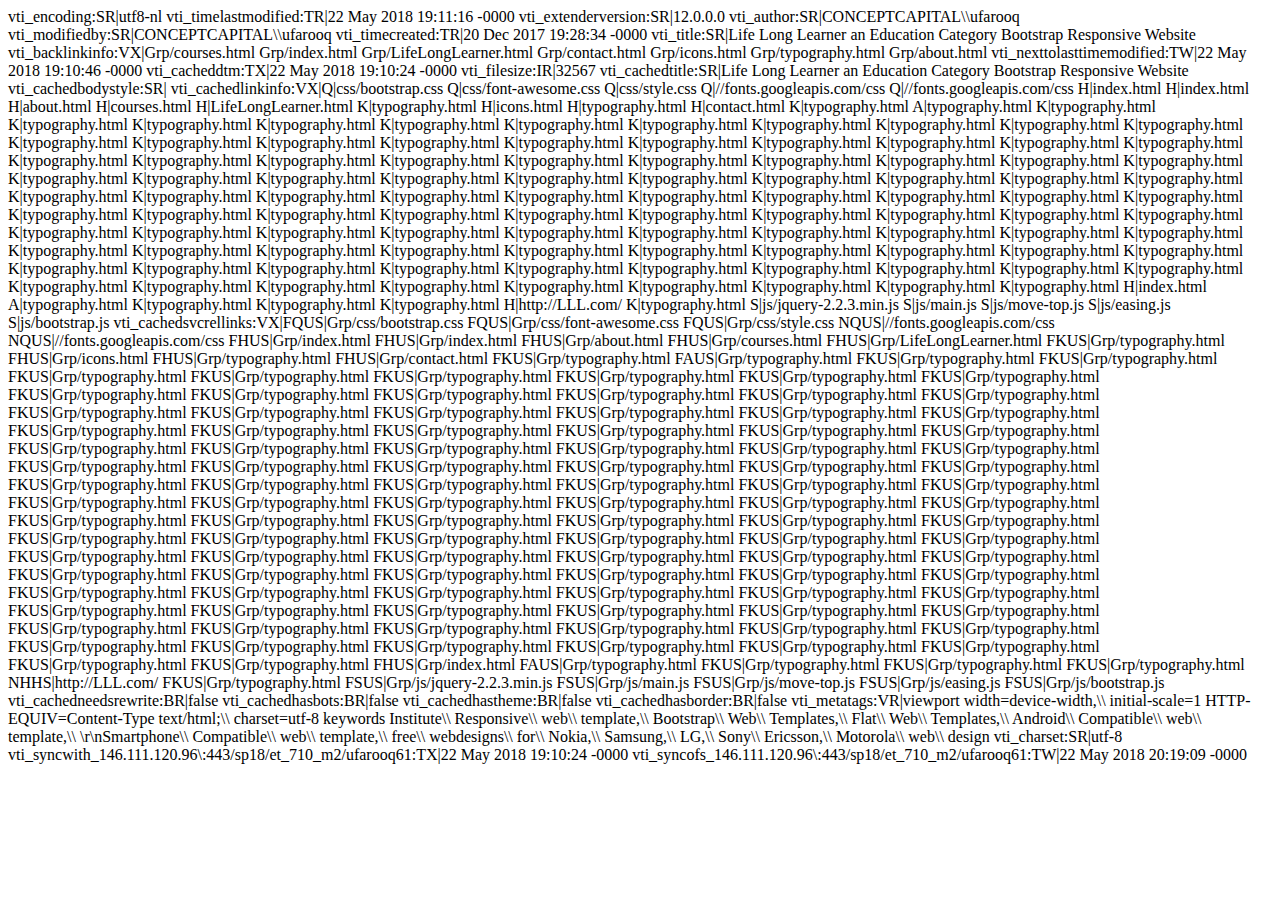
<file: _vti_cnf/typography.html>
vti_encoding:SR|utf8-nl
vti_timelastmodified:TR|22 May 2018 19:11:16 -0000
vti_extenderversion:SR|12.0.0.0
vti_author:SR|CONCEPTCAPITAL\\ufarooq
vti_modifiedby:SR|CONCEPTCAPITAL\\ufarooq
vti_timecreated:TR|20 Dec 2017 19:28:34 -0000
vti_title:SR|Life Long Learner an Education Category Bootstrap Responsive Website 
vti_backlinkinfo:VX|Grp/courses.html Grp/index.html Grp/LifeLongLearner.html Grp/contact.html Grp/icons.html Grp/typography.html Grp/about.html
vti_nexttolasttimemodified:TW|22 May 2018 19:10:46 -0000
vti_cacheddtm:TX|22 May 2018 19:10:24 -0000
vti_filesize:IR|32567
vti_cachedtitle:SR|Life Long Learner an Education Category Bootstrap Responsive Website 
vti_cachedbodystyle:SR|<body>
vti_cachedlinkinfo:VX|Q|css/bootstrap.css Q|css/font-awesome.css Q|css/style.css Q|//fonts.googleapis.com/css Q|//fonts.googleapis.com/css H|index.html H|index.html H|about.html H|courses.html H|LifeLongLearner.html K|typography.html H|icons.html H|typography.html H|contact.html K|typography.html A|typography.html K|typography.html K|typography.html K|typography.html K|typography.html K|typography.html K|typography.html K|typography.html K|typography.html K|typography.html K|typography.html K|typography.html K|typography.html K|typography.html K|typography.html K|typography.html K|typography.html K|typography.html K|typography.html K|typography.html K|typography.html K|typography.html K|typography.html K|typography.html K|typography.html K|typography.html K|typography.html K|typography.html K|typography.html K|typography.html K|typography.html K|typography.html K|typography.html K|typography.html K|typography.html K|typography.html K|typography.html K|typography.html K|typography.html K|typography.html K|typography.html K|typography.html K|typography.html K|typography.html K|typography.html K|typography.html K|typography.html K|typography.html K|typography.html K|typography.html K|typography.html K|typography.html K|typography.html K|typography.html K|typography.html K|typography.html K|typography.html K|typography.html K|typography.html K|typography.html K|typography.html K|typography.html K|typography.html K|typography.html K|typography.html K|typography.html K|typography.html K|typography.html K|typography.html K|typography.html K|typography.html K|typography.html K|typography.html K|typography.html K|typography.html K|typography.html K|typography.html K|typography.html K|typography.html K|typography.html K|typography.html K|typography.html K|typography.html K|typography.html K|typography.html K|typography.html K|typography.html K|typography.html K|typography.html K|typography.html K|typography.html K|typography.html K|typography.html K|typography.html K|typography.html K|typography.html K|typography.html K|typography.html K|typography.html K|typography.html K|typography.html H|index.html A|typography.html K|typography.html K|typography.html K|typography.html H|http://LLL.com/ K|typography.html S|js/jquery-2.2.3.min.js S|js/main.js S|js/move-top.js S|js/easing.js S|js/bootstrap.js
vti_cachedsvcrellinks:VX|FQUS|Grp/css/bootstrap.css FQUS|Grp/css/font-awesome.css FQUS|Grp/css/style.css NQUS|//fonts.googleapis.com/css NQUS|//fonts.googleapis.com/css FHUS|Grp/index.html FHUS|Grp/index.html FHUS|Grp/about.html FHUS|Grp/courses.html FHUS|Grp/LifeLongLearner.html FKUS|Grp/typography.html FHUS|Grp/icons.html FHUS|Grp/typography.html FHUS|Grp/contact.html FKUS|Grp/typography.html FAUS|Grp/typography.html FKUS|Grp/typography.html FKUS|Grp/typography.html FKUS|Grp/typography.html FKUS|Grp/typography.html FKUS|Grp/typography.html FKUS|Grp/typography.html FKUS|Grp/typography.html FKUS|Grp/typography.html FKUS|Grp/typography.html FKUS|Grp/typography.html FKUS|Grp/typography.html FKUS|Grp/typography.html FKUS|Grp/typography.html FKUS|Grp/typography.html FKUS|Grp/typography.html FKUS|Grp/typography.html FKUS|Grp/typography.html FKUS|Grp/typography.html FKUS|Grp/typography.html FKUS|Grp/typography.html FKUS|Grp/typography.html FKUS|Grp/typography.html FKUS|Grp/typography.html FKUS|Grp/typography.html FKUS|Grp/typography.html FKUS|Grp/typography.html FKUS|Grp/typography.html FKUS|Grp/typography.html FKUS|Grp/typography.html FKUS|Grp/typography.html FKUS|Grp/typography.html FKUS|Grp/typography.html FKUS|Grp/typography.html FKUS|Grp/typography.html FKUS|Grp/typography.html FKUS|Grp/typography.html FKUS|Grp/typography.html FKUS|Grp/typography.html FKUS|Grp/typography.html FKUS|Grp/typography.html FKUS|Grp/typography.html FKUS|Grp/typography.html FKUS|Grp/typography.html FKUS|Grp/typography.html FKUS|Grp/typography.html FKUS|Grp/typography.html FKUS|Grp/typography.html FKUS|Grp/typography.html FKUS|Grp/typography.html FKUS|Grp/typography.html FKUS|Grp/typography.html FKUS|Grp/typography.html FKUS|Grp/typography.html FKUS|Grp/typography.html FKUS|Grp/typography.html FKUS|Grp/typography.html FKUS|Grp/typography.html FKUS|Grp/typography.html FKUS|Grp/typography.html FKUS|Grp/typography.html FKUS|Grp/typography.html FKUS|Grp/typography.html FKUS|Grp/typography.html FKUS|Grp/typography.html FKUS|Grp/typography.html FKUS|Grp/typography.html FKUS|Grp/typography.html FKUS|Grp/typography.html FKUS|Grp/typography.html FKUS|Grp/typography.html FKUS|Grp/typography.html FKUS|Grp/typography.html FKUS|Grp/typography.html FKUS|Grp/typography.html FKUS|Grp/typography.html FKUS|Grp/typography.html FKUS|Grp/typography.html FKUS|Grp/typography.html FKUS|Grp/typography.html FKUS|Grp/typography.html FKUS|Grp/typography.html FKUS|Grp/typography.html FKUS|Grp/typography.html FKUS|Grp/typography.html FKUS|Grp/typography.html FKUS|Grp/typography.html FKUS|Grp/typography.html FKUS|Grp/typography.html FKUS|Grp/typography.html FKUS|Grp/typography.html FKUS|Grp/typography.html FKUS|Grp/typography.html FKUS|Grp/typography.html FKUS|Grp/typography.html FKUS|Grp/typography.html FKUS|Grp/typography.html FKUS|Grp/typography.html FKUS|Grp/typography.html FKUS|Grp/typography.html FKUS|Grp/typography.html FHUS|Grp/index.html FAUS|Grp/typography.html FKUS|Grp/typography.html FKUS|Grp/typography.html FKUS|Grp/typography.html NHHS|http://LLL.com/ FKUS|Grp/typography.html FSUS|Grp/js/jquery-2.2.3.min.js FSUS|Grp/js/main.js FSUS|Grp/js/move-top.js FSUS|Grp/js/easing.js FSUS|Grp/js/bootstrap.js
vti_cachedneedsrewrite:BR|false
vti_cachedhasbots:BR|false
vti_cachedhastheme:BR|false
vti_cachedhasborder:BR|false
vti_metatags:VR|viewport width=device-width,\\ initial-scale=1 HTTP-EQUIV=Content-Type text/html;\\ charset=utf-8 keywords Institute\\ Responsive\\ web\\ template,\\ Bootstrap\\ Web\\ Templates,\\ Flat\\ Web\\ Templates,\\ Android\\ Compatible\\ web\\ template,\\ \r\nSmartphone\\ Compatible\\ web\\ template,\\ free\\ webdesigns\\ for\\ Nokia,\\ Samsung,\\ LG,\\ Sony\\ Ericsson,\\ Motorola\\ web\\ design
vti_charset:SR|utf-8
vti_syncwith_146.111.120.96\:443/sp18/et_710_m2/ufarooq61:TX|22 May 2018 19:10:24 -0000
vti_syncofs_146.111.120.96\:443/sp18/et_710_m2/ufarooq61:TW|22 May 2018 20:19:09 -0000
</file>
<file: css/style.css>
/*--
Author: W3layouts
Author URL: http://w3layouts.com
License: Creative Commons Attribution 3.0 Unported
License URL: http://creativecommons.org/licenses/by/3.0/
--*/

html,
body {
	margin: 0;
	font-size: 100%;
	font-family: 'Open Sans', sans-serif;
	background: #fff;
}

body a {
	text-decoration: none;
	transition: 0.5s all;
	-webkit-transition: 0.5s all;
	-moz-transition: 0.5s all;
	-o-transition: 0.5s all;
	-ms-transition: 0.5s all;
}

a:hover {
	text-decoration: none;
}

input[type="button"],
input[type="submit"] {
	transition: 0.5s all;
	-webkit-transition: 0.5s all;
	-moz-transition: 0.5s all;
	-o-transition: 0.5s all;
	-ms-transition: 0.5s all;
}

h1,
h2,
h3,
h4,
h5,
h6 {
	margin: 0;
	font-family: 'Open Sans', sans-serif;
	font-weight: 700;
}

p {
	margin: 0;
}

ul {
	margin: 0;
	padding: 0;
}

label {
	margin: 0;
}


/*-- header --*/

.header-bottom-w3layouts {
	position: relative;
}

.main-w3ls-logo {
	float: left;
    line-height: 5px;
    position: relative;
    z-index: 999;
}

.main-w3ls-logo h1 a span {
	display: inline-block;
	font-size: 1.5em;
	color: #00b6e3;
}

.navbar {
	margin-bottom: 0;
}

.navbar-nav {
	float: right;
	margin: 1.5em 4em 0 0;
}

.main-w3ls-logo a {
	color: #ffffff;
	font-size: 1.3em;
	text-decoration: none;
	text-transform: capitalize;
	letter-spacing: 3px;
	font-weight: lighter;
	font-family: 'Righteous', cursive;
}

header {
	padding: 1em 0em;
	width: 100%;
}


/*--nav effect--*/

nav ul {
	list-style: none;
	text-align: center;
}

nav ul li a {
	display: block;
	padding: 15px;
	text-decoration: none;
	color: #aaa;
	font-weight: 800;
	text-transform: uppercase;
}

nav ul li a,
nav ul li a:after,
nav ul li a:before {
	transition: all .5s;
}

nav ul li a:hover {
	color: #555;
}


/* SHIFT
nav.shift ul li a {
  position:relative;
  z-index: 1;
}
nav.shift ul li a:hover {
  color: #91640F;
}
nav.shift ul li a.active:after,nav.shift ul li a:after {
  display: block;
  position: absolute;
  top: 0;
  left: 0;
  bottom: 0;
  right: 0;
  margin: auto;
  width: 100%;
  height: 1px;
  content: '.';
  color: transparent;
  background: #00b6e3;
  visibility: none;
  opacity: 0;
  z-index: -1;
}
nav.shift ul li a.active:after ,nav.shift ul li a:hover:after {
  opacity: 1;
  visibility: visible;
  height: 100%;
}

 */


/* Keyframes 
@-webkit-keyframes fill {
  0% {
    width: 0%;
    height: 1px;
  }
  50% {
    width: 100%;
    height: 1px;
  }
  100% {
    width: 100%;
    height: 100%;
    background: #333;
  }
}*/


/* Keyframes 
@-webkit-keyframes circle {
  0% {
    width: 1px;
    top: 0;
    left: 0;
    bottom: 0;
    right: 0;
    margin: auto;
    height: 1px;
    z-index: -1;
    background: #eee;
    border-radius: 100%;
  }
  100% {
    background: #aaa;
    height: 5000%;
    width: 5000%;
    z-index: -1;
    top: 0;
    bottom: 0;
    left: 0;
    right: 0;
    margin: auto;
    border-radius: 0;
  }
}*/


/*--//nav effect--*/

.navbar-default .navbar-nav>.active>a,
.navbar-default .navbar-nav>.active>a:hover,
.navbar-default .navbar-nav>.active>a:focus {
	color: #555;
	background-color: transparent;
}

.navbar-default .navbar-nav>li>a {
	font-size: 13px;
	letter-spacing: 1.5px;
	color: #fff;
	background: transparent;
	padding: 8px 15px;
	font-weight: 600;
	border-bottom: 2px solid transparent;
}

.navbar-nav>li {
	float: left;
	margin: 0 10px;
}

.navbar-default .navbar-nav>.open>a,
.navbar-default .navbar-nav>.open>a:hover,
.navbar-default .navbar-nav>.open>a:focus {
	color: #00b6e3;
	background-color: transparent;
}

.navbar-default .navbar-collapse,
.navbar-default .navbar-form {
	border-color: transparent;
	padding: 0;
}

.navbar-default {
	background-color: transparent;
	border-color: transparent;
}

.navbar-nav>li>a.active,
.navbar-default .navbar-nav>li>a:hover,
.navbar-default .navbar-nav>li>a:focus {
	color: #00b6e3;
	border-bottom: 2px solid #fff;
}

.dropdown-menu {
	top: 40px;
}

.dropdown-menu {
	border-radius: 0;
	background: #ffffff;
	text-align: center;
	padding: 0;
	border: none;
}

.dropdown-menu li a {
	text-transform: uppercase;
	color: #212121;
	font-size: 12px;
	font-weight: 600;
	padding: .8em 0;
	border-bottom: 1px solid #ececef;
}

.dropdown-menu>li>a:hover {
	color: #fff;
	text-decoration: none;
	background-color: #00b6e3;
}

.header-bottom-w3layouts {
	position: relative;
}


/*-- search --*/

.cd-main-header {
	/* Force Hardware Acceleration in WebKit */
	-webkit-transform: translateZ(0);
	-moz-transform: translateZ(0);
	-ms-transform: translateZ(0);
	-o-transform: translateZ(0);
	transform: translateZ(0);
	will-change: transform;
}

.cd-main-header {
	-webkit-transition: -webkit-transform 0.3s;
	-moz-transition: -moz-transform 0.3s;
	transition: transform 0.3s;
}

.cd-main-content.nav-is-visible,
.cd-main-header.nav-is-visible {
	-webkit-transform: translateX(-260px);
	-moz-transform: translateX(-260px);
	-ms-transform: translateX(-260px);
	-o-transform: translateX(-260px);
	transform: translateX(-260px);
}

.nav-on-left .cd-main-content.nav-is-visible,
.nav-on-left .cd-main-header.nav-is-visible {
	-webkit-transform: translateX(260px);
	-moz-transform: translateX(260px);
	-ms-transform: translateX(260px);
	-o-transform: translateX(260px);
	transform: translateX(260px);
}

.cd-header-buttons {
	position: absolute;
	display: inline-block;
	top: -47px;
	right: 0;
}

.cd-header-buttons li {
	display: inline-block;
}

.cd-search-trigger,
.cd-nav-trigger {
	position: relative;
	display: block;
	width: 44px;
	height: 44px;
	overflow: hidden;
	white-space: nowrap;
	color: transparent;
	z-index: 3;
}

.cd-search-trigger::before,
.cd-search-trigger::after {
	/* search icon */
	content: '';
	position: absolute;
	-webkit-transition: opacity 0.3s;
	-moz-transition: opacity 0.3s;
	transition: opacity 0.3s;
	/* Force Hardware Acceleration in WebKit */
	-webkit-transform: translateZ(0);
	-moz-transform: translateZ(0);
	-ms-transform: translateZ(0);
	-o-transform: translateZ(0);
	transform: translateZ(0);
	-webkit-backface-visibility: hidden;
	backface-visibility: hidden;
}

.cd-search-trigger::before {
	top: 11px;
	left: 11px;
	width: 18px;
	height: 18px;
	-webkit-border-radius: 50%;
	-moz-border-radius: 50%;
	border-radius: 50%;
	border: 3px solid #fff;
}

.cd-search-trigger::after {
	/* handle */
	height: 3px;
	width: 8px;
	background: #fff;
	bottom: 14px;
	right: 11px;
	-webkit-transform: rotate(45deg);
	-moz-transform: rotate(45deg);
	-ms-transform: rotate(45deg);
	-o-transform: rotate(45deg);
	transform: rotate(45deg);
}

.cd-search-trigger span {
	/* container for the X icon */
	position: absolute;
	height: 100%;
	width: 100%;
	top: 0;
	left: 0;
}

.cd-search-trigger span::before,
.cd-search-trigger span::after {
	/* close icon */
	content: '';
	position: absolute;
	display: inline-block;
	height: 3px;
	width: 22px;
	top: 50%;
	margin-top: -2px;
	left: 50%;
	margin-left: -11px;
	background: #00b6e3;
	opacity: 0;
	/* Force Hardware Acceleration in WebKit */
	-webkit-transform: translateZ(0);
	-moz-transform: translateZ(0);
	-ms-transform: translateZ(0);
	-o-transform: translateZ(0);
	transform: translateZ(0);
	-webkit-backface-visibility: hidden;
	backface-visibility: hidden;
	-webkit-transition: opacity 0.3s, -webkit-transform 0.3s;
	-moz-transition: opacity 0.3s, -moz-transform 0.3s;
	transition: opacity 0.3s, transform 0.3s;
}

.cd-search-trigger span::before {
	-webkit-transform: rotate(45deg);
	-moz-transform: rotate(45deg);
	-ms-transform: rotate(45deg);
	-o-transform: rotate(45deg);
	transform: rotate(45deg);
}

.cd-search-trigger span::after {
	-webkit-transform: rotate(-45deg);
	-moz-transform: rotate(-45deg);
	-ms-transform: rotate(-45deg);
	-o-transform: rotate(-45deg);
	transform: rotate(-45deg);
}

.cd-search-trigger.search-is-visible::before,
.cd-search-trigger.search-is-visible::after {
	/* hide search icon */
	-moz-opacity: 0;
	opacity: 0;
}

.cd-search-trigger.search-is-visible span::before,
.cd-search-trigger.search-is-visible span::after {
	/* show close icon */
	-moz-opacity: 1;
	opacity: 1;
}

.cd-search-trigger.search-is-visible span::before {
	-webkit-transform: rotate(135deg);
	-moz-transform: rotate(135deg);
	-ms-transform: rotate(135deg);
	-o-transform: rotate(135deg);
	transform: rotate(135deg);
}

.cd-search-trigger.search-is-visible span::after {
	-webkit-transform: rotate(45deg);
	-moz-transform: rotate(45deg);
	-ms-transform: rotate(45deg);
	-o-transform: rotate(45deg);
	transform: rotate(45deg);
}

.cd-search {
	position: absolute;
	width: 100%;
	top: 125%;
	left: 0;
	z-index: 3;
	opacity: 0;
	visibility: hidden;
	-webkit-transition: opacity .3s 0s, visibility 0s .3s;
	-moz-transition: opacity .3s 0s, visibility 0s .3s;
	transition: opacity .3s 0s, visibility 0s .3s;
}

.cd-search input {
	border-radius: 0;
	border: none;
	background: rgb(31, 31, 31);
	width: 100%;
	padding: 0 5%;
	-webkit-box-shadow: inset 0 1px 0 #e2e3df, 0 3px 6px rgba(0, 0, 0, 0.05);
	-moz-box-shadow: inset 0 1px 0 #e2e3df, 0 3px 6px rgba(0, 0, 0, 0.05);
	box-shadow: inset 0 1px 0 #e2e3df, 0 3px 6px rgba(0, 0, 0, 0.05);
	-webkit-appearance: none;
	-moz-appearance: none;
	-ms-appearance: none;
	-o-appearance: none;
	/*appearance: none;*/
	font-size: 0.96em;
	letter-spacing: 1px;
	padding: 1em 2em;
	color: #fff;
}

.cd-search input::-webkit-input-placeholder {
	color: #fff !important;
}

.cd-search input::-moz-placeholder {
	color: #fff !important;
}

.cd-search input:-moz-placeholder {
	color: #fff !important;
}

.cd-search input:-ms-input-placeholder {
	color: #fff !important;
}

.cd-search input:focus {
	outline: none;
}

.cd-search.is-visible {
	-moz-opacity: 1;
	opacity: 1;
	visibility: visible;
	-webkit-transition: opacity .3s 0s, visibility 0s 0s;
	-moz-transition: opacity .3s 0s, visibility 0s 0s;
	transition: opacity .3s 0s, visibility 0s 0s;
}


/*-- //search --*/


/*-- //header --*/

.banner {
	background: url(../images/banner.jpg)no-repeat 0px 0px;
	-webkit-background-size: cover;
	-moz-background-size: cover;
	-o-background-size: cover;
	-ms-background-size: cover;
	background-size: cover;
	min-height: 795px;
	position: relative;
}

.inner-banner {
	min-height: 240px!important;
}

.banner-text {
	padding: 13em 0em 0 0;
	text-align: right;
}


/*-- Slider --*/

#slider {
	box-shadow: none;
	-moz-box-shadow: none;
	-webkit-box-shadow: none;
	margin: 0 auto;
}

.rslides_tabs {
	list-style: none;
	padding: 0;
	background: rgba(0, 0, 0, .25);
	box-shadow: 0 0 1px rgba(255, 255, 255, .3), inset 0 0 5px rgba(0, 0, 0, 1.0);
	-moz-box-shadow: 0 0 1px rgba(255, 255, 255, .3), inset 0 0 5px rgba(0, 0, 0, 1.0);
	-webkit-box-shadow: 0 0 1px rgba(255, 255, 255, .3), inset 0 0 5px rgba(0, 0, 0, 1.0);
	font-size: 18px;
	list-style: none;
	margin: 0 auto 50px;
	max-width: 540px;
	padding: 10px 0;
	text-align: center;
	width: 100%;
}

.rslides_tabs li {
	display: inline;
	float: none;
	margin-right: 1px;
}

.rslides_tabs a {
	width: auto;
	line-height: 20px;
	padding: 9px 20px;
	height: auto;
	background: transparent;
	display: inline;
}

.rslides_tabs li:first-child {
	margin-left: 0;
}

.rslides_tabs .rslides_here a {
	background: rgba(255, 255, 255, .1);
	color: #fff;
	font-weight: bold;
}

.events {
	list-style: none;
}

.callbacks_container {
	position: relative;
}

.callbacks {
	position: relative;
	list-style: none;
	overflow: hidden;
	width: 100%;
	padding: 0;
	margin: 0;
}

.callbacks li {
	position: absolute;
	left: 0;
	top: 0;
}

.callbacks img {
	position: relative;
	z-index: 1;
	height: auto;
	border: 0;
}

.callbacks .caption {
	display: block;
	position: absolute;
	z-index: 2;
	font-size: 20px;
	text-shadow: none;
	color: #fff;
	left: 0;
	right: 0;
	padding: 10px 20px;
	margin: 0;
	max-width: none;
	top: 10%;
	text-align: center;
}


/*
.callbacks_nav {
	position: absolute;
	-webkit-tap-highlight-color: rgba(0, 0, 0, 0);
	top: 78%;
	opacity: 0.7;
	z-index: 3;
	text-indent: -9999px;
	overflow: hidden;
	text-decoration: none;
	height: 34px;
	width: 34px;
	background: url("../images/left.png") no-repeat 0px 0px;
}
.callbacks_nav.prev {
	left: auto;
	background: url("../images/back.png") no-repeat 0px 0px;
	left: 18em;
}
.callbacks_nav.next {
	left: auto;
	background: url("../images/next.png") no-repeat 0px 0px;
	right: 18em;
}
.callbacks_nav:active {
	opacity: 1.0;
}
.callbacks2_nav:active {
	opacity: 1.0;
}*/

#slider-pager a {
	display: inline-block;
}

#slider-pager span {
	float: left;
}

#slider-pager span {
	width: 100px;
	height: 15px;
	background: #fff;
	display: inline-block;
	border-radius: 30em;
	opacity: 0.6;
}

#slider-pager .rslides_here a {
	background: #FFF;
	border-radius: 30em;
	opacity: 1;
}

#slider-pager a {
	padding: 0;
}

#slider-pager li {
	display: inline-block;
}

.rslides {
	position: relative;
	list-style: none;
	overflow: hidden;
	padding: 0;
	margin: 0;
	width: 100%;
}

.rslides li {
	-webkit-backface-visibility: hidden;
	position: absolute;
	display: none;
	left: 0%;
	top: 0;
	width: 100%;
}

.rslides li {
	position: relative;
	display: block;
	float: none;
}

.rslides img {
	height: auto;
	border: 0;
}

.callbacks_tabs li {
	display: inline-block;
	margin: 0.5em;
}

.callbacks_tabs a {
	visibility: hidden;
}

.callbacks_tabs a:after {
	content: "\f111";
	font-size: 0;
	font-family: FontAwesome;
	visibility: visible;
	width: 50px;
	height: 4px;
	display: inline-block;
	background: #fff;
}

.callbacks_here a:after {
	background: #00b6e3;
}

p.sub-para {
	font-size: 18px;
	color: #fff;
	letter-spacing: 2px;
	font-weight: 300;
}

.slider-info img {
	width: 100px;
	margin: 0 auto;
}

.callbacks_tabs {
	list-style: none;
	position: absolute;
	bottom: -15%;
	right: 10px;
	width: 220px;
	padding: 0;
	margin: 0 auto;
	z-index: 990;
	display: block;
	text-align: center;
}

.slider-top span {
	font-weight: 600;
}

.callbacks_tabs li {
	display: inline-block;
	margin: 0 -10px 0 0;
	float: right;
}

.slider-info h3 {
	font-size: 4em;
	color: #fff;
	letter-spacing: 2px;
	font-weight: 400;
	text-transform: capitalize;
	font-family: 'Righteous', cursive;
	margin-left: 8em;
	line-height: 1.15em;
	font-family: 'Righteous', cursive;
}

.slider-info p {
	color: #e8e8e8;
	font-size: 16px;
	letter-spacing: 3px;
	margin-top: 1em;
	text-transform: capitalize;
}

.slider-info a {
	display: inline-block;
	padding: .4em 2em;
	margin-top: 1.5em;
	font-size: 17px;
	border: 2px solid #fff;
	color: #fff;
	font-weight: 400;
	letter-spacing: 1px;
	background: #ea4c89;
}

.slider-info a:hover {
	color: #fff;
	background: #00b6e3;
}

.header-top {
	background: #ea4c89;
	padding: 2em;
	margin-top: 1.5em;
}

.header-top span {
	display: block;
	text-align: left;
	color: #ffffff;
	font-size: 16px;
	letter-spacing: 1px;
	font-weight: 700;
}


/*-- //banner --*/


/*-- registration --*/

ul.form-buttons {
	float: left;
}

ul.form-buttons li a i {
	color: #00b6e3;
	font-size: 17px;
	padding-right: 4px;
}

ul.form-buttons li {
	display: inline-block;
	list-style: none;
}

ul.form-buttons li a {
	background: #ffffff;
	color: #000;
	font-size: 0.8em;
	display: inline-block;
	text-decoration: none;
	padding: 8px 16px;
	text-transform: uppercase;
	letter-spacing: 1px;
}

ul.form-buttons li a:hover {
	background: #252525;
	color: #fff;
	text-decoration: none;
}

ul.form-buttons li a:focus {
	outline: none;
}

.signin-form {
	padding: 0em 1em 1em 1em;
	text-align: center;
}

.signin-form h3,
h3.register-title,
.modal-info h3 {
	font-size: 1.8em;
	color: #212121;
	font-weight: 700;
	margin: 1em 0 0.8em 0;
	text-transform: uppercase;
	letter-spacing: 1px;
}

.modal-info h3 span {
	color: #146eb4!important;
	line-height: 35px!important;
}

h3.register-title {
	text-align: center;
}

.signin-form h3 span {
	color: #67e1ff;
}

.signin-form img {
	width: 100%;
}

.signin-form input[type="email"],
.signin-form input[type="text"],
.signin-form input[type="password"],
select#country,
select#country1,
.signin-form textarea {
	width: 100%;
	padding: 1em 1em 1em 1em;
	font-size: 0.8em;
	margin: 0.5em 0;
	outline: none;
	color: #212121;
	border: none;
	border: 1px solid #ccc;
	letter-spacing: 1px;
}

.signin-form input[type="email"] {
	background: none;
	display: block;
}

.signin-form input[type="text"] {
	background: none;
	display: block;
}

.signin-form input[type="password"] {
	background: none;
	display: block;
}

.signin-form ::-webkit-input-placeholder {
	color: #212121 !important;
}

.signin-form ::-webkit-textarea-placeholder {
	color: #212121 !important;
}

.signin-form textarea {
	min-height: 100px;
}

.signin-form input[type="submit"] {
	outline: none;
	padding: 0.8em 0;
	width: 100%;
	text-align: center;
	font-size: 1em;
	margin-top: 1em;
	border: none;
	color: #FFFFFF;
	text-transform: uppercase;
	cursor: pointer;
	background: #00b6e3;
	box-shadow: 0px 2px 1px rgba(28, 28, 29, 0.42);
}

.signin-form input[type="submit"]:hover {
	color: #fff;
	background: #2f2f2f;
	transition: .5s all;
	-webkit-transition: .5s all;
	-moz-transition: .5s all;
	-o-transition: .5s all;
	-ms-transition: .5s all;
}

.login-social-grids {
	margin: 1em 0;
}

.login-social-grids ul {
	padding: 0;
	margin: 0;
}

.login-social-grids ul li {
	display: inline-block;
	margin: 0 .5em 0 0;
}

.login-social-grids ul li a {
	color: #FFFFFF;
	text-align: center;
}

.login-social-grids ul li a i.fa.fa-facebook,
.login-social-grids ul li a i.fa.fa-twitter,
.login-social-grids ul li a i.fa.fa-rss {
	height: 35px;
	width: 35px;
	border: solid 2px #212121;
	border-radius: 50px;
	line-height: 31px;
	background: none;
	color: #212121;
	transition: 0.5s all;
	-webkit-transition: 0.5s all;
	-moz-transition: 0.5s all;
	-o-transition: 0.5s all;
	-ms-transition: 0.5s all;
}

.login-social-grids ul li a i.fa.fa-facebook:hover {
	border: solid 2px #3b5998;
	background: #3b5998;
	color: #FFFFFF;
}

.login-social-grids ul li a i.fa.fa-twitter:hover {
	border: solid 2px #55acee;
	background: #55acee;
	color: #FFFFFF;
}

.login-social-grids ul li a i.fa.fa-rss:hover {
	border: solid 2px #f26522;
	background: #f26522;
	color: #FFFFFF;
}

.modal-header .close {
	float: right!important;
}

.form-control:focus {
	border: 1px solid #ccc;
	outline: 0;
	box-shadow: none!important;
}

.radio-section {
	margin-top: 1em;
}

.radio-section h6 {
	font-size: 16px;
	margin-bottom: 1em;
	color: #00b6e3;
	letter-spacing: 1px;
	font-weight: 500;
}


/*-- checkbox --*/

.radio-buttons label {
	color: #000;
	font-size: 13.5px;
	font-weight: 500;
	letter-spacing: 1px;
	position: relative;
	margin-bottom: 5px;
	display: inline-block;
	text-transform: capitalize;
}

ul.radio-buttons li {
	display: inline-block;
	margin: 0em 1em;
}

.radio-buttons li input[type="radio"] {
	cursor: pointer;
}


/*-- //checkbox --*/


/*-- //registration --*/


/*--placeholder-color--*/

::-webkit-input-placeholder {
	color: #fff;
}

:-moz-placeholder {
	/* Firefox 18- */
	color: #fff;
}

::-moz-placeholder {
	/* Firefox 19+ */
	color: #fff;
}

:-ms-input-placeholder {
	color: #fff;
}


/*--//placeholder-color--*/


/*-- modal --*/

.modal-content img {
	width: 100%;
	margin-top: 2em;
}

.modal-content h4 {
	color: #f74f08;
	text-align: center;
	font-size: 35px;
	margin-bottom: 15px;
}

.modal-content h5 {
	color: #1ca0de;
	padding: 20px 0 6px;
	font-size: 22px;
	margin-left: 0px;
}

.modal-content p {
	color: #000;
	font-size: 14px;
	line-height: 28px;
	letter-spacing: 0.2px;
	word-spacing: 1px;
}

.modal-header {
	min-height: 16.42857143px;
	padding: 20px 30px;
}


/*-- //modal --*/


/*-- main --*/

h5.main-w3l-title {
	font-size: 3em;
	text-transform: capitalize;
	text-align: left;
	margin-bottom: 0.6em;
	color: #000;
	letter-spacing: 4px;
	font-family: 'Righteous', cursive;
}

.about-section,
.stats,
.testimonials-section,
.team-section,
.gallery,
.contact-page,
.courses,
.inner-pages {
	padding: 5em 0;
}

.paragraph-agileinfo {
	font-size: 16px;
	color: #777;
	letter-spacing: .6px;
	line-height: 33px;
}


/*--// main --*/


/*-- flex-box --*/

@media(min-width:992px) {
	.about-main {
		display: -webkit-flex;
		display: flex;
		-webkit-justify-content: space-between;
		justify-content: space-between;
	}
	.about-w3-left {
		flex-basis: 45%;
		-webkit-flex-basis: 45%;
	}
	.about-w3ls-right {
		flex-basis: 55%;
		-webkit-flex-basis: 55%;
	}
	.services-grids {
		display: -webkit-flex;
		display: flex;
		-webkit-justify-content: space-between;
		justify-content: space-between;
	}
	.services-img1 {
		flex-basis: 50%;
		-webkit-flex-basis: 50%;
	}
	.services-img2 {
		flex-basis: 50%;
		-webkit-flex-basis: 50%;
	}
	.services-info {
		padding: 4em;
		flex-basis: 50%;
		-webkit-flex-basis: 50%;
	}
	.about-mid {
		display: -webkit-flex;
		display: flex;
		-webkit-justify-content: space-between;
		justify-content: space-between;
	}
	.mid-info {
		flex-basis: 33.3%;
		-webkit-flex-basis: 33.3%;
	}
}

@media(min-width:601px) {
	.fields-main {
		display: -webkit-flex;
		display: flex;
		-webkit-justify-content: space-between;
		justify-content: space-between;
	}
	.fields {
		flex-basis: 49%;
		-webkit-flex-basis: 49%;
	}
}

@media(min-width:569px) {
	.serv-inner1,
	.serv-inner2 {
		display: -webkit-flex;
		display: flex;
		-webkit-justify-content: space-between;
		justify-content: space-between;
		text-align: center;
	}
	.serv-left {
		flex-basis: 50%;
		-webkit-flex-basis: 50%;
	}
	.serv-right {
		flex-basis: 50%;
		-webkit-flex-basis: 50%;
	}
}


/*-- flex-box --*/


/*--about --*/

.about-w3ls-right {
	padding: 3em 0 3em 4em;
}

.about-img {
	background: url(../images/about.jpg)no-repeat 0px 0px;
	background-size: cover;
	-webkit-background-size: cover;
	-moz-background-size: cover;
	-o-background-size: cover;
	-ms-background-size: cover;
	min-height: 300px;
}

.about-bottom {
	padding: 1.5em 2em;
	background: #ea4c89;
}

h3.subheading-wthree {
	color: #00b6e3;
	font-size: 25px;
	letter-spacing: 1px;
	line-height: 35px;
	margin-bottom: 0.5em;
	text-transform: capitalize;
}

.about-top {
	text-align: left;
	margin: 0em 0em 1.5em;
}

.about-w3ls-right ul li {
	list-style: none;
	font-size: 16px;
	letter-spacing: 1px;
	display: block;
	margin-top: 1em;
	color: #777;
}

.about-w3ls-right ul li span {
	font-size: 15px;
	display: inline-block;
	margin-right: 1em;
	color: #000;
}

.mid-info {
	padding: 2em;
}


/*--// about --*/


/*-- stats --*/

.stats {
	background: url(../images/stats.jpg)no-repeat 0px 0px;
	-webkit-background-size: cover;
	-moz-background-size: cover;
	-o-background-size: cover;
	-ms-background-size: cover;
	background-size: cover;
	background-attachment: fixed;
}

.stat-grids p {
	font-size: 2.5em;
	font-weight: bolder;
	letter-spacing: 3px;
	color: #00b6e3;
}

.stat-grids h3 {
	font-size: 1.4em;
	color: #ffffff;
	letter-spacing: 2px;
	font-weight: 500;
	margin-top: 0.5em;
}

.stats {
	flex-basis: 30%;
	-webkit-flex-basis: 30%;
}


/*-- //stats --*/


/*--services--*/

.services-img1 {
	background: url(../images/services1.jpg)no-repeat 0px 0px;
	-webkit-background-size: cover;
	-moz-background-size: cover;
	-o-background-size: cover;
	-ms-background-size: cover;
	background-size: cover;
	background-position: center;
}

.services-img2 {
	background: url(../images/services2.jpg)no-repeat 0px 0px;
	-webkit-background-size: cover;
	-moz-background-size: cover;
	-o-background-size: cover;
	-ms-background-size: cover;
	background-size: cover;
	background-position: center;
}

.serv-left,
.serv-right {
	padding: 2em 1.5em;
}

.top-services ul li {
	list-style: none;
	color: #777;
	font-size: 16px;
	letter-spacing: 1px;
	font-weight: 600;
	margin-top: 25px;
	text-transform: capitalize;
}

.top-services ul li span {
	padding-right: 16px;
	color: #00b6e3;
	font-size: 20px;
}

.subscribe-w3ls {
	background: rgba(97, 97, 97, 0.07);
	padding: 1.5em;
	width: 70%;
	margin: 1.2em auto;
}

.subscribe-w3ls input[type="email"] {
	outline: none;
	border: none;
	padding: 10px 15px;
	background: rgba(255, 255, 255, 0.23);
	color: #212121;
	font-size: 15px;
	box-sizing: border-box;
	width: 100%;
}

.input-flds-w3-agile {
	padding: 0;
}

.subscribe-w3ls h6 {
	font-size: 19px;
	letter-spacing: 1px;
	line-height: 30px;
	margin-bottom: 15px;
	font-weight: 400;
	color: #fff;
}

.subscribe-w3ls input[type="submit"] {
	color: #fff;
	letter-spacing: 0.5px;
	font-size: 16px;
	padding: 9.5px 0px;
	width: 100%;
	border: none;
	outline: none;
	background: #00b6e3;
	-webkit-transition: 0.5s all;
	-moz-transition: 0.5s all;
	-ms-transition: 0.5s all;
	-o-transition: 0.5s all;
	transition: 0.5s all;
}

.subscribe-w3ls input[type="submit"]:hover {
	background: #ea4c89;
	color: #fff;
}

.serv-inner1 .serv-left {
	background: #ffc400;
}

.serv-inner1 .serv-right {
	background: #ff5d8f;
}

.serv-inner2 .serv-left {
	background: #338ad1;
}

.serv-inner2 .serv-right {
	background: #58c56f;
}

.serv-left h6,
.serv-right h6 {
	color: rgba(255, 255, 255, 0.47);
	font-size: 2em;
	letter-spacing: 0.5px;
	margin-bottom: 10px;
	font-weight: 700;
}

.serv-left h6 span,
.serv-right h6 span {
	color: #fff;
	font-size: 0.54em;
	display: block;
	font-weight: 400;
	letter-spacing: 1px;
}

.serv-inner1 ul li,
.serv-inner2 ul li {
	list-style: none;
	font-size: 15px;
	letter-spacing: 0.5px;
	line-height: 28px;
	color: #f9f9f9;
	text-shadow: 1px 1px 2px rgba(76, 76, 76, 0.38);
}

.serv-inner1 {
	margin-top: 1.3em;
}


/*--//services--*/


/*-- Testimonials --*/

.testimonials-section {
	background: rgba(15, 36, 83, 0.07);
}

.flexslider .slides img {
	display: block;
	width: 80px;
	padding: 4px;
	border: 2px solid #b7b7b7;
	border-radius: 50px;
	float: left;
}

.test-name {
	float: left;
	margin: .8em 0 0 1em;
}

.testimonial-agileits-w3layouts {
	width: 65%;
	margin: 0 auto;
}

.testimonial-agileits-w3layouts h5 {
	font-size: 1.5em;
	letter-spacing: 2px;
	color: #212121;
	line-height: 1.4em;
	text-transform: capitalize;
}

.testimonial-agileits-w3layouts p {
	margin: 1em 0em;
	color: #444;
	font-size: 16px;
	line-height: 2.2em;
	letter-spacing: 1px;
}

.rating-icons span {
	color: #ea4c89;
	text-align: right;
	font-size: 15px;
	letter-spacing: 6px;
}

.rating-icons {
	margin-top: 5px;
}


/*-- // Testimonials --*/


/*-- Inner Pages --*/


/*-- team --*/

.team {
	background: #fff;
}

.team-left p:nth-child(even) {
	background: #b5b5b5;
	padding: .5em 1em;
	text-align: right;
	margin: 1em 0;
	color: #fff;
}

.team-grid {
	text-align: center;
	padding: 2em;
}

.team-grid:nth-child(1),
.team-grid:nth-child(4) {
	background: #e6e6e6;
}

.team-grid:nth-child(2),
.team-grid:nth-child(3) {
	background: #d2d2d2;
}

.team-section .team-img {
	display: inline-block;
	-webkit-border-radius: 50%;
	border-radius: 50%;
	-moz-border-radius: 50%;
	text-decoration: none;
	z-index: 1;
	-webkit-transition: .5s all;
	-moz-transition: .5s all;
	transition: .5s all;
	width: 120px;
	height: 120px;
}

.team-section h6 {
	font-size: 1.2em;
	margin: 0.9em 0 .5em;
	color: #ea4c89;
	font-weight: 600;
	letter-spacing: 0px;
}

.team-grid:hover {
	background: #00b6e3;
	-webkit-transition: all 1s;
	-moz-transition: all 1s;
	-o-transition: all 1s;
	-ms-transition: all 1s;
	transition: all 1s;
}

.team-grid:hover h6 {
	color: #fff;
}

.team-grid:hover .team-img {
	-webkit-transform: scale(1.2);
	-moz-transform: scale(1.2);
	-o-transform: scale(1.2);
	-ms-transform: scale(1.2);
	transform: scale(1.2);
}

.team-grid .social-icons-agileits {
	margin-top: 1em;
}


/*-- //team --*/


/*-- about-mid --*/

.mid-info:nth-child(1) {
	background: url(../images/m1.jpg)no-repeat 0px 0px;
	background-size: cover;
	-webkit-background-size: cover;
	-moz-background-size: cover;
	-o-background-size: cover;
	-ms-background-size: cover;
}

.mid-info:nth-child(2) {
	background: url(../images/m2.jpg)no-repeat 0px 0px;
	background-size: cover;
	-webkit-background-size: cover;
	-moz-background-size: cover;
	-o-background-size: cover;
	-ms-background-size: cover;
}

.mid-info:nth-child(3) {
	background: url(../images/m3.jpg)no-repeat 0px 0px;
	background-size: cover;
	-webkit-background-size: cover;
	-moz-background-size: cover;
	-o-background-size: cover;
	-ms-background-size: cover;
}

.mid-info ul li {
	list-style: none;
	font-size: 15px;
	letter-spacing: 0.5px;
	color: #fff;
	line-height: 28px;
}

.mid-info ul li span {
	display: inline-block;
	margin-right: 10px;
	color: #fff;
	font-size: 7px;
	vertical-align: middle;
}

.mid-info a {
	background: rgba(255, 255, 255, 0.33);
	color: #fff;
	font-size: 0.8em;
	display: inline-block;
	text-decoration: none;
	padding: 8px 16px;
	text-transform: uppercase;
	letter-spacing: 1px;
	margin-top: 1em;
}

.mid-info a:hover {
	background: #ffffff;
	color: #000;
	text-decoration: none;
}


/*--// about-mid --*/


/*-- Institutes --*/

.gal_grid_outer {
	margin-top: 2em;
}

.gallery-columns .gal_grid_outer:nth-child(1) {
	margin-top: 0!important;
}

.gal_grid_outer1 {
	position: relative;
	box-shadow: -7px 7px 17px rgba(158, 156, 156, 0.59);
}

.gallery_grid_pos {
	background: rgba(0, 0, 0, 0.73);
	bottom: 10%;
	left: 10%;
	opacity: 0;
	padding: 1em;
	position: absolute;
	right: 10%;
	text-align: center;
	top: 50%;
	visibility: hidden;
	-webkit-transform: scaleX(-1);
	transform: scaleX(-1);
	-moz-transform: scaleX(-1);
	-o-transform: scaleX(-1);
	-ms-transform: scaleX(-1);
	-webkit-transition: all 0.8s ease;
	transition: all 0.8s ease;
}

.gallery_grid_pos h3 {
	font-size: 1.8em;
	letter-spacing: 2px;
	font-weight: 100;
	margin-top: 6%;
	text-transform: capitalize;
	color: #ffffff;
	font-family: 'Righteous', cursive;
}

.gal_grid_outer:hover .gallery_grid_pos {
	opacity: 1;
	visibility: visible;
	-webkit-transform: scaleX(1);
	transform: scaleX(1);
	-moz-transform: scaleX(1);
	-o-transform: scaleX(1);
	-ms-transform: scaleX(1);
}


/*-- // Institutes --*/


/*-- Courses --*/

.courses-info:nth-child(4),
.courses-info:nth-child(2),
.courses-info:nth-child(3) {
	margin-bottom: 3em;
}

.courses-info h5 {
	font-size: 21px;
	text-transform: capitalize;
	color: #252525;
	letter-spacing: 1px;
	margin-bottom: 10px;
}

.c-image {
	margin: 1em 0;
}

p.numbers {
	font-size: 14px;
	color: #000;
	letter-spacing: 1px;
	background: #eee;
	padding: 3px 12px;
	display: inline-block;
	margin: 0 0 .5em;
}

p.numbers span {
	display: inline-block;
	font-weight: 700;
	color: #00b6e3;
	font-size: 18px;
}

.c-image img {
	width: 50px;
	border-radius: 50px;
	float: left;
}

.c-image h6 {
	color: #ea4c89;
	font-size: 16px;
	letter-spacing: 1px;
	float: left;
	margin: 18px 0 0 20px;
}

p.batch {
	font-size: 15px;
	font-weight: 600;
	letter-spacing: 0.5px;
	margin-top: .5em;
	padding: 0.8em 1em;
	color: #fff;
	background: #252525;
}

p.batch span {
	display: block;
	margin-top: 5px;
	font-weight: 400;
	color: #00b6e3;
}


/*--// Courses --*/


/*-- contact-page --*/

.form-bg input[type="text"],
.form-bg input[type="email"],
.form-bg textarea {
	width: 100%;
	padding: 8px 10px;
	height: 39px;
	font-weight: normal;
	background: none;
	border-radius: 0;
	border: none;
	border-bottom: 2px solid rgb(64, 64, 64);
	color: #ffffff;
	outline: none;
	font-size: 15px;
	letter-spacing: 1px;
	transition: 0.5s all;
	-webkit-transition: 0.5s all;
	-o-transition: 0.5s all;
	-ms-transition: 0.5s all;
	-moz-transition: 0.5s all;
	font-family: 'Open Sans', sans-serif;
}

.form-bg input[type="text"],
.form-bg input[type="email"] {
	margin-bottom: 1em;
}

.contact-fields {
	padding-left: 0;
}

.contact-fields:nth-child(2) {
	padding-right: 0;
}

.form-bg textarea {
	resize: none;
	height: 100px;
}


.form-bg input[type="submit"] {
	background: rgba(255, 255, 255, 0);
	color: #ffffff;
	font-size: 13px;
	text-transform: uppercase;
	margin: 0 auto;
	margin-top: 3em;
	border: 1px solid #fff;
	outline: none;
	letter-spacing: 1px;
	display: block;
	cursor: pointer;
	-webkit-appearance: none;
	padding: 10px 40px;
	font-family: 'Open Sans', sans-serif;
	transition: .5s ease-in;
	-webkit-transition: .5s ease-in;
	-moz-transition: .5s ease-in;
	-o-transition: .5s ease-in;
	-ms-transition: .5s ease-in;
}

.form-bg input[type="submit"]:hover {
	background: #ffffff;
	color: #000;
}
.form-bg {
	padding: 4em;
	background: #252525;
}

.resp-tab-content {
	padding: 1em 0 0;
}

.resp-tab-content iframe {
	width: 100%;
	border: none;
	outline: none;
	height: 300px;
	padding: 1em;
	background: #e2e2e2;
}

.resp-tabs-list li {
	color: #000;
	background: #e2e2e2;
	border: none;
	border-left: 1px solid #fff;
}

.resp-tabs-list li:nth-child(1) {
	border-left: none;
}

.add-left {
	margin-top: 2em;
}

.add-left p:nth-child(2) {
	margin: 1em 0;
}

.resp-tabs-container p span {
	color: #00b6e3;
	font-weight: 600;
	display: block;
}

.resp-tabs-container p a {
	color: #000;
	letter-spacing: .5px;
}

.resp-tabs-container p a:hover {
	color: #44c7f4;
}

.contact-maps {
	margin-top: 5em;
}


/*--// contact-page --*/


/*-- //Inner Pages --/
/*-- icons --*/

.grid_3.grid_4.icons_page {
	margin: 0;
}

ul.bs-glyphicons-list li:hover {
	background: #000;
	transition: 0.5s all;
	-webkit-transition: 0.5s all;
	-o-transition: 0.5s all;
	-ms-transition: 0.5s all;
	-moz-transition: 0.5s all;
}

ul.bs-glyphicons-list li:hover span {
	color: #fff;
}

.codes a {
	color: #555;
}

.row.fontawesome-icon-list {
	margin: 0;
}

.icon-box {
	padding: 8px 15px;
	background: rgba(149, 149, 149, 0.18);
	margin: 1em 0 1em 0;
	border: 5px solid #ffffff;
	text-align: left;
	-moz-box-sizing: border-box;
	-webkit-box-sizing: border-box;
	box-sizing: border-box;
	font-size: 13px;
	transition: 0.5s all;
	-webkit-transition: 0.5s all;
	-o-transition: 0.5s all;
	-ms-transition: 0.5s all;
	-moz-transition: 0.5s all;
	cursor: pointer;
}

.icon-box:hover {
	background: #000;
	transition: 0.5s all;
	-webkit-transition: 0.5s all;
	-o-transition: 0.5s all;
	-ms-transition: 0.5s all;
	-moz-transition: 0.5s all;
}

.icon-box:hover a i.fa {
	color: #fff !important;
}

.icon-box:hover a.web-w3-agile-icon {
	color: #fff !important;
}

.codes .bs-glyphicons li {
	float: left;
	width: 12.5%;
	height: 115px;
	padding: 10px;
	line-height: 1.4;
	text-align: center;
	font-size: 12px;
	list-style-type: none;
}

.codes .bs-glyphicons .glyphicon {
	margin-top: 5px;
	margin-bottom: 10px;
	font-size: 24px;
}

.codes .glyphicon {
	position: relative;
	top: 1px;
	display: inline-block;
	font-family: 'Glyphicons Halflings';
	font-style: normal;
	font-weight: 400;
	line-height: 1;
	-webkit-font-smoothing: antialiased;
	-moz-osx-font-smoothing: grayscale;
	color: #777;
}

.codes .bs-glyphicons .glyphicon-class {
	display: block;
	text-align: center;
	word-wrap: break-word;
}

h3.icon-subheading-wthree {
	font-size: 25px;
	color: #00b6e3;
	margin: 30px 0 15px;
	font-weight: 400;
}

h3.title {
	text-align: center;
	font-size: 35px;
	color: #000;
	font-weight: 300;
}

.icons a {
	color: #555;
}

.icon-box i {
	margin-right: 10px !important;
	font-size: 20px !important;
	color: #282a2b !important;
}

.bs-glyphicons li {
	float: left;
	width: 18%;
	height: 115px;
	padding: 10px;
	line-height: 1.4;
	text-align: center;
	font-size: 12px;
	list-style-type: none;
	background: rgba(149, 149, 149, 0.18);
	margin: 1%;
	cursor: pointer;
}

.bs-glyphicons .glyphicon {
	margin-top: 5px;
	margin-bottom: 10px;
	font-size: 24px;
	color: #282a2b;
}

.glyphicon {
	position: relative;
	top: 1px;
	display: inline-block;
	font-family: 'Glyphicons Halflings';
	font-style: normal;
	font-weight: 400;
	line-height: 1;
	-webkit-font-smoothing: antialiased;
	-moz-osx-font-smoothing: grayscale;
	color: #777;
}

.bs-glyphicons .glyphicon-class {
	display: block;
	text-align: center;
	word-wrap: break-word;
}

@media (max-width:1080px) {
	.icon-box {
		width: 33.33%;
	}
}

@media (max-width:991px) {
	h3.title {
		font-size: 28px;
	}
	h3.icon-subheading-wthree {
		font-size: 22px;
	}
	.icon-box {
		width: 50%;
	}
	h3.tittle {
		font-size: 2.3em;
	}
}

@media (max-width:768px) {
	h3.title {
		font-size: 28px;
	}
	h3.icon-subheading-wthree {
		font-size: 25px;
	}
	.row {
		margin-right: 0;
		margin-left: 0;
	}
	.icon-box {
		margin: 0;
	}
}

@media (max-width: 767px) {
	.icon-box {
		float: left;
	}
}

@media (max-width: 640px) {
	.icon-box {
		float: left;
		width: 50%;
	}
	h3.icon-subheading-wthree {
		font-size: 22px;
	}
	.grid_3.grid_4.icons_page {
		margin-top: 0;
	}
}

@media (max-width: 480px) {
	.bs-glyphicons li {
		width: 31%;
	}
	h3.title {
		font-size: 25px;
	}
	h3.icon-subheading-wthree {
		font-size: 19px;
	}
	.icon-box {
		float: left;
		width: 100%;
	}
}

@media (max-width: 414px) {
	h3.title {
		font-size: 23px;
	}
	h3.icon-subheading-wthree {
		font-size: 18px;
	}
	.bs-glyphicons li {
		width: 31.33%;
	}
}

@media (max-width: 384px) {
	.icon-box {
		float: none;
		width: 100%;
	}
}

@media (max-width: 375px) {
	.inner_sec_info {
		margin: 0 !important;
	}
	.bs-glyphicons li {
		width: 48%;
	}
}


/*-- //icons --*/


/*--Typography--*/

.well {
	font-weight: 300;
	font-size: 14px;
}

.list-group-item {
	font-weight: 300;
	font-size: 14px;
}

li.list-group-item1 {
	font-size: 14px;
	font-weight: 300;
}

.typo p {
	margin: 0;
	font-size: 14px;
	font-weight: 300;
}

.show-grid [class^=col-] {
	background: #fff;
	text-align: center;
	margin-bottom: 10px;
	line-height: 2em;
	border: 10px solid #f0f0f0;
}

.show-grid [class*="col-"]:hover {
	background: #e0e0e0;
}

.grid_3 {
	margin-bottom: 2em;
}

.xs h3,
h3.m_1 {
	color: #000;
	font-size: 1.7em;
	font-weight: 300;
	margin-bottom: 1em;
}

.grid_3 p {
	color: #555;
	font-size: 0.85em;
	margin-bottom: 1em;
	font-weight: 300;
}

.grid_4 {
	background: none;
	margin-top: 50px;
}

.label {
	font-weight: 300 !important;
	border-radius: 4px;
}

.grid_5 {
	background: none;
	padding: 2em 0;
}

.grid_5 h3,
.grid_5 h2,
.grid_5 h1,
.grid_5 h4,
.grid_5 h5,
h3.hdg,
h3.bars {
	margin-bottom: 1em;
	color: #00b6e3;
	font-weight: 400;
}

.table>thead>tr>th,
.table>tbody>tr>th,
.table>tfoot>tr>th,
.table>thead>tr>td,
.table>tbody>tr>td,
.table>tfoot>tr>td {
	padding: 8px;
	line-height: 1.42857143;
	vertical-align: top;
	border-top: 1px solid rgba(241, 234, 239, 0.5);
}

.tab-content>.active {
	display: block;
	visibility: visible;
}

.pagination>.active>a,
.pagination>.active>span,
.pagination>.active>a:hover,
.pagination>.active>span:hover,
.pagination>.active>a:focus,
.pagination>.active>span:focus {
	z-index: 0;
}

.badge-primary {
	background-color: #03a9f4;
}

.badge-success {
	background-color: #8bc34a;
}

.badge-warning {
	background-color: #ffc107;
}

.badge-danger {
	background-color: #e51c23;
}

.grid_3 p {
	line-height: 2em;
	color: #888;
	font-size: 0.9em;
	margin-bottom: 1em;
	font-weight: 300;
}

.bs-docs-example {
	margin: 1em 0;
}

section#tables p {
	margin-top: 1em;
}

.tab-content>.active {
	display: block;
	visibility: visible;
}

.label {
	font-weight: 300 !important;
}

.label {
	padding: 4px 6px;
	border: none;
	text-shadow: none;
}

.alert {
	font-size: 0.85em;
}

h1.t-button,
h2.t-button,
h3.t-button,
h4.t-button,
h5.t-button {
	line-height: 2em;
	margin-top: 0.5em;
	margin-bottom: 0.5em;
}

li.list-group-item1 {
	line-height: 2.5em;
}

.input-group {
	margin-bottom: 20px;
}

.in-gp-tl {
	padding: 0;
}

.in-gp-tb {
	padding-right: 0;
}

.list-group {
	margin-bottom: 48px;
}

ol {
	margin-bottom: 44px;
}

h2.typoh2 {
	margin: 0 0 10px;
}

@media (max-width:800px) {
	.grid_3.grid_5,
	.grid_3.grid_5,
	.grid_3.grid_5,
	.grid_3.grid_5,
	.grid_3.grid_5 {
		margin: 0;
	}
}

@media (max-width:768px) {
	.grid_5 {
		padding: 0 0 1em;
	}
	.grid_3 {
		margin-bottom: 0em;
	}
	.grid_3.grid_5 {
		margin-top: 1.5em;
	}
}

@media (max-width:640px) {
	h1,
	.h1,
	h2,
	.h2,
	h3,
	.h3 {
		margin-top: 0px;
		margin-bottom: 0px;
	}
	.grid_5 h3,
	.grid_5 h2,
	.grid_5 h1,
	.grid_5 h4,
	.grid_5 h5,
	h3.hdg,
	h3.bars {
		margin-bottom: .5em;
	}
	ol.breadcrumb li,
	.grid_3 p,
	ul.list-group li,
	li.list-group-item1 {
		font-size: 14px;
	}
	.breadcrumb {
		margin-bottom: 25px;
	}
	.well {
		font-size: 14px;
		margin-bottom: 10px;
	}
	h2.typoh2 {
		font-size: 1.5em;
	}
	.label {
		font-size: 60%;
	}
	.in-gp-tl {
		padding: 0 1em;
	}
	.in-gp-tb {
		padding-right: 1em;
	}
	.list-group {
		margin-bottom: 20px;
	}
}

@media (max-width:480px) {
	.table h1 {
		font-size: 26px;
	}
	.table h2 {
		font-size: 23px;
	}
	.table h3 {
		font-size: 20px;
	}
	.label {
		font-size: 53%;
	}
	.alert,
	p {
		font-size: 14px;
	}
	.pagination {
		margin: 20px 0 0px;
	}
	.grid_3.grid_4 {
		margin-top: 0;
	}
}

@media (max-width: 320px) {
	.grid_4 {
		margin-top: 18px;
	}
	h3.title {
		font-size: 1.6em;
	}
	.alert,
	p,
	ol.breadcrumb li,
	.grid_3 p,
	.well,
	ul.list-group li,
	li.list-group-item1,
	a.list-group-item {
		font-size: 13px;
	}
	.alert {
		padding: 10px;
		margin-bottom: 10px;
	}
	ul.pagination li a {
		font-size: 14px;
		padding: 5px 11px;
	}
	.list-group {
		margin-bottom: 10px;
	}
	.well {
		padding: 10px;
	}
	.nav>li>a {
		font-size: 14px;
	}
	table.table.table-striped,
	.table-bordered,
	.bs-docs-example {
		display: none;
	}
}


/*-- //typography --*/


/*-- footer --*/

.social-icons-agileits ul {
	padding: 0;
	margin: 0;
}

.social-icons-agileits ul li {
	display: inline-block;
	margin: 0 0.5em;
}

.social-icons-agileits ul li a {
	color: #333;
	text-align: center;
}

.social-icons-agileits ul li a span.fa.fa-facebook,
.social-icons-agileits ul li a span.fa.fa-twitter,
.social-icons-agileits ul li a span.fa.fa-google-plus {
	height: 35px;
	width: 35px;
	background: #FFFFFF;
	line-height: 37px;
	color: #383838;
	border-radius: 50%;
	-webkit-border-radius: 50%;
	-moz-border-radius: 50%;
	-o-border-radius: 50%;
	-ms-border-radius: 50%;
	transition: 0.5s all;
	-webkit-transition: 0.5s all;
	-moz-transition: 0.5s all;
	-o-transition: 0.5s all;
	-ms-transition: 0.5s all;
}

.social-icons-agileits ul li a span.fa.fa-facebook:hover {
	background: #3b5998;
	color: #FFFFFF;
}

.social-icons-agileits ul li a span.fa.fa-twitter:hover {
	background: #1da1f2;
	color: #FFFFFF;
}

.social-icons-agileits ul li a span.fa.fa-google-plus:hover {
	background: #dd4b39;
	color: #FFFFFF;
}

.footer-agileits-w3layouts {
	background: #1b1b1b;
	padding: 3em 0;
	text-align: center;
}

.footer-agileits-w3layouts h2 a {
	color: #fff;
	font-size: 1.5em;
	letter-spacing: 3px;
	text-transform: capitalize;
	text-decoration: none;
	font-family: 'Righteous', cursive;
	font-weight: lighter;
}

.footer-agileits-w3layouts h2 a:hover,
.footer-agileits-w3layouts h2 a:focus {
	color: #fff;
	text-decoration: none;
	outline: none;
}

.footer-agileits-w3layouts h2 a span {
	color: #00b6e3;
	font-size: 1.3em;
	display: inline-block;
}

.copyright-w3layouts {
	background: #1b1b1b;
	border-top: 2px solid #2b2b2b;
}

.copyright-w3layouts p {
	color: #fff;
	font-size: 13px;
	letter-spacing: 3px;
	margin: 1.5em 0;
	word-spacing: 1px;
	text-align: center;
}

.copyright-w3layouts a {
	color: #1ca0de;
	text-decoration: none;
}

.copyright-w3layouts a:hover {
	color: #ffffff;
}


/*-- //Footer --*/

h3.white-clr,
h5.white-clr,
p.white-clr {
	color: #fff;
}


/*-- to-top --*/

#toTop {
	display: none;
	text-decoration: none;
	position: fixed;
	bottom: 25px;
	right: 2%;
	overflow: hidden;
	z-index: 999;
	width: 32px;
	height: 32px;
	border: none;
	text-indent: 100%;
	background: url(../images/arr.png) no-repeat 0px 0px;
}

#toTopHover {
	width: 32px;
	height: 32px;
	display: block;
	overflow: hidden;
	float: right;
	opacity: 0;
	-moz-opacity: 0;
	filter: alpha(opacity=0);
}


/*-- //to-top --*/


/*--responsive--*/

@media(max-width:1366px) {
	.banner-text {
		padding: 9em 0em 0 0;
	}
	.slider-info h3 {
		font-size: 3.5em;
	}
	.banner {
		min-height: 745px;
	}
}

@media(max-width:1280px) {
	h5.main-w3l-title {
		font-size: 2.8em;
		margin-bottom: 0.5em;
		letter-spacing: 2px;
	}
	h3.subheading-wthree {
		font-size: 24px;
		margin-bottom: 0.3em;
	}
	.about-img {
		min-height: 260px;
	}
	.about-bottom {
		padding: 1em 1.5em;
	}
	.about-w3ls-right {
		padding: 1.5em 0 1.5em 3em;
	}
	.contact-maps {
		margin-top: 3em;
	}
	.resp-tabs-list li {
		font-size: 17px;
	}
}

@media(max-width:1080px) {
	.main-w3ls-logo a {
		font-size: 1.2em;
	}
	.main-w3ls-logo h1 a span {
		font-size: 1.3em;
	}
	.navbar-default .navbar-nav>li>a {
		font-size: 12px;
		letter-spacing: 1.4px;
		background: transparent;
		padding: 6px 12px;
	}
	.navbar-nav {
		margin: 1.1em 3em 0 0;
	}
	.slider-info h3 {
		margin-left: 6em;
	}
	.banner {
		min-height: 700px;
	}
	.about-section,
	.stats,
	.testimonials-section,
	.team-section,
	.gallery,
	.contact-page,
	.courses,
	.inner-pages {
		padding: 4em 0;
	}
	.services-info {
		padding: 3em;
	}
	.header-top span {
		font-size: 15px;
	}
	.team-grid {
		padding: 2em 1em;
	}
	.gallery_grid_pos {
		top: 55%;
	}
	.gallery_grid_pos h3 {
		font-size: 1.5em;
		margin-top: 1%;
	}
	.footer-agileits-w3layouts h2 a {
		font-size: 1.4em;
	}
	.footer-agileits-w3layouts h2 a span {
		font-size: 1.2em;
	}
	.subscribe-w3ls h6 {
		font-size: 16px;
		letter-spacing: 2px;
	}
}

@media(max-width:1050px) {
	.header-top {
		padding: 1.5em;
	}
}

@media(max-width:1024px) {
	.stat-grids h3 {
		font-size: 1.2em;
	}
	.stat-grids p {
		font-size: 2.3em;
	}
}

@media(max-width:991px) {
	.main-w3ls-logo {
		float: none;
		text-align: center;
	}
	.navbar-default .navbar-nav>li>a {
		padding: 6px 15px;
	}
	.navbar-nav {
		margin: 1em 3em 0 0;
	}
	.slider-info h3 {
		margin-left: 3em;
		font-size: 3.2em;
	}
	.banner-text {
		padding: 5em 0em 0 0;
	}
	.slider-info p {
		font-size: 15px;
		letter-spacing: 2px;
	}
	.slider-info a {
		margin-top: 1.3em;
		font-size: 16px;
	}
	.banner {
		min-height: 600px;
	}
	.about-w3ls-right {
		padding: 0 15px;
		margin-top: 1.5em;
	}
	.stat-grids h3 {
		font-size: 1em;
	}
	.services-img1,
	.services-img2 {
		min-height: 300px;
	}
	.services-info:nth-child(2) {
		padding-bottom: 0em!important;
	}
	.subscribe-w3ls {
		width: 100%;
		margin: 1.2em auto;
	}
	.inner-banner {
		min-height: 200px!important;
	}
	.mid-info {
		padding: 3em;
	}
	.courses-info:nth-child(4),
	.courses-info:nth-child(2),
	.courses-info:nth-child(3),
	.courses-info:nth-child(5),
	.courses-info:nth-child(6) {
		margin-bottom: 2em;
	}
	.gallery-columns {
		float: left;
		width: 33.33%;
	}
	.gallery_grid_pos {
		padding: 0.5em;
	}
	.contact-fields {
		padding: 0;
	}
	.add-left {
		margin: 0 0 1em;
	}
	.cd-search {
		top: 120%;
	}
	.form-bg {
		padding: 2em;
	}
	.footer-agileits-w3layouts {
		padding: 2.3em 0;
	}
	.add-left p:nth-child(2) {
		margin: 0.5em 0;
	}
	.testimonial-agileits-w3layouts {
		width: 90%;
	}
}

@media(max-width:900px) {}

@media(max-width:800px) {
	.slider-info h3 {
		margin-left: 4em;
		font-size: 3em;
	}
	.slider-info p {
		margin-top: 0.5em;
	}
	.slider-info a {
		margin-top: 1em;
	}
	.banner-text {
		padding: 4em 0em 0 0;
	}
	.banner {
		min-height: 535px;
	}
	.about-section,
	.stats,
	.testimonials-section,
	.team-section,
	.gallery,
	.contact-page,
	.courses,
	.inner-pages {
		padding: 3.5em 0;
	}
	.paragraph-agileinfo {
		font-size: 15px;
		line-height: 30px;
	}
	.testimonial-agileits-w3layouts p {
		font-size: 15px;
		line-height: 1.9em;
	}
	.about-w3ls-right ul li {
		font-size: 15px;
	}
	.courses-info h5 {
		font-size: 21px;
	}
	.form-bg input[type="text"],
	.form-bg input[type="email"],
	.form-bg textarea {
		font-size: 13.5px;
	}
	.services-info {
		padding: 2em;
	}
}

@media(max-width:768px) {
	.mid-info {
		padding: 2em;
	}
	.resp-tab-content iframe {
		padding: 0.7em;
	}
}

@media(max-width:767px) {
	.navbar-nav {
		float: none;
		margin: 10px!important;
	}
	.navbar-default .navbar-toggle {
		border-color: #ffffff;
	}
	.navbar-default .navbar-toggle .icon-bar {
		background-color: #00b6e3;
	}
	.navbar-default .navbar-toggle:hover,
	.navbar-default .navbar-toggle:focus {
		background-color: transparent;
	}
	.navbar-default .navbar-collapse,
	.navbar-default .navbar-form {
		border: none;
	}
	div#bs-example-navbar-collapse-1 {
		background: rgba(0, 0, 0, 0.83);
		margin: 0;
		padding: 0px 0;
		position: absolute;
		width: 100%;
		z-index: 999;
	}
	.navbar-default .navbar-nav .open .dropdown-menu>li>a {
		color: #ffffff;
	}
	.navbar-nav .open .dropdown-menu>li>a {
		text-align: center;
	}
	.navbar-nav .open .dropdown-menu>li>a,
	.navbar-nav .open .dropdown-menu .dropdown-header {
		padding: 5px 0px 5px 0px;
	}
	.navbar-default .navbar-nav .open .dropdown-menu>li>a:hover,
	.navbar-default .navbar-nav .open .dropdown-menu>li>a:focus {
		color: #1ca0de;
	}
	.navbar-nav>li {
		float: none;
		display: block;
		text-align: center;
		margin-bottom: 10px;
	}
	.navbar-nav>li:nth-child(6) {
		margin-bottom: 0!important;
	}
	.navbar-default .navbar-nav>li>a {
		padding: 6px 15px;
		display: inline-block;
	}
	.dropdown-menu li a {
		border-bottom: none;
		display: inline-block;
	}
	.navbar-toggle {
		margin-top: 15px;
		margin-right: 49px;
		margin-bottom: 0px;
	}
	.navbar {
		position: initial;
	}
	/*.navbar-default {
		float: right;
	}
	.cd-header-buttons {
		top: 11px;
	}
	.cd-search {
		top: 72px;
	}*/
	.main-w3ls-logo {
		float: left;
	}
	.banner {
		min-height: 480px;
	}
	.stat-grids:nth-child(2) {
		margin: 1.5em 0 1.3em;
	}
	.testimonial-agileits-w3layouts h5 {
		font-size: 1.2em;
		letter-spacing: 1px;
	}
	.subscribe-w3ls h6 {
		font-size: 15px;
	}
	.inner-banner {
		min-height: 150px!important;
	}
}

@media(max-width:736px) {
	.serv-left h6,
	.serv-right h6 {
		font-size: 1.9em;
		letter-spacing: 0.4px;
	}
	.gallery_grid_pos {
		padding: 0.2em;
	}
	.gallery_grid_pos h3 {
		margin-top: 3%;
	}
}

@media(max-width:667px) {
	.slider-info h3 {
		margin-left: 2.5em;
		font-size: 2.8em;
	}
	.banner {
		min-height: 465px;
	}
	.copyright-w3layouts p {
		letter-spacing: 2px;
	}
}

@media(max-width:640px) {}

@media(max-width:600px) {
	.slider-info h3 {
		margin-left: 1.5em;
		font-size: 2.8em;
	}
	select#country,
	select#country1 {
		margin-top: 0;
	}
	.copyright-w3layouts p {
		word-spacing: 0px;
	}
	.gallery_grid_pos h3 {
		font-size: 1.2em;
	}
}

@media(max-width:568px) {
	.slider-info h3 {
		margin-left: 2em;
		font-size: 2.5em;
		letter-spacing: 1.5px;
	}
	.banner {
		min-height: 430px;
	}
	.banner-text {
		padding: 3.3em 0em 0 0;
	}
	.serv-inner1,
	.serv-inner2 {
		text-align: center;
	}
}

@media(max-width:480px) {
	.about-section,
	.stats,
	.testimonials-section,
	.team-section,
	.gallery,
	.contact-page,
	.courses,
	.inner-pages {
		padding: 2.7em 0;
	}
	.contact-maps {
		margin-top: 2em;
	}
	h5.main-w3l-title {
		font-size: 2.7em;
		margin-bottom: 0.4em;
		letter-spacing: 1px;
	}
	.slider-info h3 {
		margin-left: 1em;
		font-size: 2.4em;
		letter-spacing: 1px;
	}
	.slider-info a {
		font-size: 15px;
	}
	.banner {
		min-height: 410px;
	}
	.banner-text {
		padding: 3em 0em 0 0;
	}
	.subscribe-w3ls h6 {
		font-size: 14px;
		letter-spacing: 1.3px;
		line-height: 28px;
	}
	.copyright-w3layouts p {
		line-height: 28px;
		margin: 1em 0;
	}
	.social-icons-agileits ul li a span.fa.fa-facebook, .social-icons-agileits ul li a span.fa.fa-twitter, .social-icons-agileits ul li a span.fa.fa-google-plus {
		height: 32px;
		width: 32px;
		font-size: 15px;
		line-height: 33px;
	}
	.social-icons-agileits ul li {
		margin: 0 0.2em;
	}
	.courses-info h5 {
		font-size: 20px;
		letter-spacing: 0px;
	}
	p.numbers {
		font-size: 13px;
	}
	p.numbers span {
		font-size: 16px;
	}
	.c-image h6 {
		font-size: 15px;
		letter-spacing: 0.2px;
		margin: 16px 0 0 13px;
	}
	.gallery-columns {
		float: none;
		width: 100%;
	}
	.gallery-columns:nth-child(3), .gallery-columns:nth-child(4), .gal_grid_outer {
		margin-top: 1em;
	}
	.gallery_grid_pos h3 {
		font-size: 1.7em;
		margin-top: 8.5%;
	}
	.signin-form {
		padding: 0;
	}
}

@media(max-width:440px) {
	.slider-info h3 {
		margin-left: 0em;
	}
	.slider-info p {
		font-size: 14px;
		letter-spacing: 1px;
	}
	.services-info {
		padding: 2em 1em;
	}
	.flex-control-nav {
		top: 0%;
	}
	.testimonial-agileits-w3layouts {
		width: 96%;
	}
	.input-flds-w3-agile {
		width: 100%;
	}
	.subscribe-w3ls input[type="email"] {
		text-align: center;
		margin-bottom: 0.5em;
	}
	.copyright-w3layouts p {
		letter-spacing: 1px;
	}
	.footer-agileits-w3layouts {
		padding: 2em 0;
	}
	.callbacks_tabs a:after {
		width: 35px;
	}
	.header-top span {
		letter-spacing: .5px;
		font-weight: 500;
	}
	.team-grid {
		width: 100%;
		border-bottom: 2px solid #fff;
	}
	.team-grid:nth-child(4) {
		border-bottom: none;
	}

	.cd-search input {
		font-size: 0.9em;
		padding: 0.8em 1em;
	}
	.form-bg {
		padding: 1.3em;
	}
	.form-bg input[type="submit"] {
    	margin-top: 2em;
	}
	h5.main-w3l-title {
		line-height: 1.2em;
	}
}

@media(max-width:414px) {
	.slider-info h3 {
		margin-left: 1em;
		font-size: 2em;
	}
	.stat-grids p {
		font-size: 2em;
		letter-spacing: 2px;
	}
	.stat-grids h3 {
		font-size: 0.9em;
	}
	h5.main-w3l-title {
		letter-spacing: 1.5px;
	}
	.stat-grids:nth-child(2) {
		margin: 1.1em 0 1em;
	}
	.signin-form input[type="submit"] {
    	font-size: 0.95em;
	}
	.copyright-w3layouts p {
		margin: 1em 1em;
	}
	.gallery_grid_pos h3 {
		margin-top: 8%;
	}
}

@media(max-width:384px) {
	.slider-info h3 {
		margin-left: 0em;
	}
	.main-w3ls-logo h1 a span {
		font-size: 1.2em;
	}
	.main-w3ls-logo a {
		font-size: 1.1em;
	}
	.cd-header-buttons {
		top: -45px;
	}
	.navbar-toggle {
		margin-top: 9px;
		margin-right: 42px;
	}
	.banner {
		min-height: 380px;
	}
	.banner-text {
		padding: 2.5em 0em 0 0;
	}
	.gallery_grid_pos h3 {
		margin-top: 7%;
	}
	.footer-agileits-w3layouts h2 a {
		font-size: 1.2em;
	}
	.footer-agileits-w3layouts h2 a span {
		font-size: 1.1em;
	}
}

@media(max-width:375px) {
	.slider-info p {
		letter-spacing: .9px;
		line-height: 28px;
	}
	.main-w3ls-logo {
		float: none;
	}
	.banner-text {
		padding: 1em 0em 0 0;
	}
	.top-services ul li {
		font-size: 15px;
		margin-top: 20px;
	}
	.top-services ul li span {
		padding-right: 8px;
		font-size: 18px;
	}
	.main-w3ls-logo a {
		font-size: 1.2em;
	}
	.mid-info {
		padding: 2em 1.3em;
	}
	.cd-search {
		top: 105%;
	}
}

@media(max-width:320px) {
	.slider-info h3 {
		font-size: 1.7em;
		letter-spacing: 0.5px;
	}
	.slider-info p {
		letter-spacing: 0.1px;
		font-size: 13px;
	}
	h3.subheading-wthree {
		font-size: 22px;
	}
	.subscribe-w3ls {
    	padding: 0.8em;
	}
	.gallery_grid_pos h3 {
		margin-top: 5%;
	}
}


/*--responsive--*/
</file>
<file: css/easy-responsive-tabs.css>
body {
  margin: 0px;
  padding: 0px;
  background: #f5f5f5;
  font-weight: 500;
}

ul.resp-tabs-list,
p {
  margin: 0px;
  padding: 0px;
}
.resp-tabs-list li {
    font-weight: 500;
    text-transform: capitalize;
    text-align: center;
    font-size: 18px;
    display: inline-block;
    padding: 1em 2em;
    list-style: none;
    cursor: pointer;
    box-sizing: border-box;
    width: 25%;
    float: left;
    color: #fff;
    background: #0c0d0d;
    letter-spacing: 1px;
    transition: .5s ease-in;
    -webkit-transition: .5s ease-in;
    -moz-transition: .5s ease-in;
    -o-transition: .5s ease-in;
    -ms-transition: .5s ease-in;
}
ul.resp-tabs-list.inner-second li:nth-child(3){
	 margin-right: 12px!important;
}
ul.resp-tabs-list.inner-second li:nth-child(4){
	margin-right:0;
}
.resp-tabs-container {
  padding: 0px;
  background-color: #fff;
  clear: left;
}

h2.resp-accordion {
  cursor: pointer;
  padding: 5px;
  display: none;
}

.resp-tab-content {
  display: none;
}

.resp-tab-active {
  border-bottom: none;
}

.resp-tab-active, .resp-tabs-list li:hover, li.resp-tab-item.resp-tab-active {
    background: #ea4c89;
    color: #fff;
}

.resp-content-active,
.resp-accordion-active { display: block; }

.resp-tab-content { 
    border: none;
	border-top: transparent;
}

h2.resp-accordion {
    font-size: 14px;
    border: 1px solid #c1c1c1;
    border-top: 0px solid #c1c1c1;
    margin: 0px;
    padding: 10px 15px;
    color: #fff;
    text-transform: capitalize;
    letter-spacing: 1px;
    background: #00b6e3;
    text-align: center;
}

h2.resp-tab-active {
  border-bottom: 0px solid #fff !important;
  margin-bottom: 0px !important;
  padding: 10px 15px !important;
}

h2.resp-tab-title:last-child {
  border-bottom: 12px solid #c1c1c1 !important;
  background: blue;
}

/*-----------Vertical tabs-----------*/

.resp-vtabs ul.resp-tabs-list {
  float: left;
}
ul.resp-tabs-list.inner-second {
    margin: 0 auto;
    width: 30%;
}
.resp-vtabs .resp-tabs-list li {
  display: block;
  padding: 15px 15px !important;
  margin: 0;
  cursor: pointer;
  float: none;
}

.resp-vtabs .resp-tabs-container {
  padding: 0px;
  background-color: #fff;
  border: 1px solid #c1c1c1;
  float: left;
  width: 68%;
  min-height: 250px;
  border-radius: 4px;
  clear: none;
}

.resp-vtabs .resp-tab-content { border: none; }

.resp-vtabs li.resp-tab-active {
  border: 1px solid #c1c1c1;
  border-right: none;
  background-color: #fff;
  position: relative;
  z-index: 1;
  margin-right: -1px !important;
  padding: 14px 15px 15px 14px !important;
}

.resp-arrow {
    width: 0;
    height: 0;
    float: right;
    margin-top: 1px;
    border-left: 6px solid transparent;
    border-right: 6px solid transparent;
    border-top: 12px solid #ffffff;
}

h2.resp-tab-active span.resp-arrow {
    border: none;
    border-left: 6px solid transparent;
    border-right: 6px solid transparent;
    border-bottom: 12px solid #fff;
}

/*-----------Accordion styles-----------*/

h2.resp-tab-active { background: #ffffff !important; }

.resp-easy-accordion h2.resp-accordion { display: block; }

.resp-easy-accordion .resp-tab-content { border: 1px solid #c1c1c1; }

.resp-easy-accordion .resp-tab-content:last-child { border-bottom: 1px solid #c1c1c1 !important; }

.resp-jfit {
  width: 100%;
  margin: 0px;
}

.resp-tab-content-active { display: block; }

h2.resp-accordion:first-child { border-top: 1px solid #c1c1c1 !important; }
h2.resp-tab-active {
    background: #ea4c89!important;
    color: #fff;
    text-transform: capitalize;
    letter-spacing: 1px;
    text-align: center;
}
/*Here your can change the breakpoint to set the accordion, when screen resolution changed*/
@media only screen and (max-width: 768px) {

ul.resp-tabs-list { display: none; }

h2.resp-accordion { display: block; }

.resp-vtabs .resp-tab-content { border: 1px solid #C1C1C1; }

.resp-vtabs .resp-tabs-container {
  border: none;
  float: none;
  width: 100%;
  min-height: initial;
  clear: none;
}

.resp-accordion-closed { display: none !important; }

.resp-vtabs .resp-tab-content:last-child { border-bottom: 1px solid #c1c1c1 !important; }
}
/*-- /responsive --*/
@media only screen and (max-width: 384px) {
	h2.resp-tab-active span.resp-arrow {
		    margin-top: 0;
	}
}
/*-- //responsive --*/
</file>
<file: css/simpleLightbox.css>
.slbOverlay,
.slbWrapOuter,
.slbWrap {
  position: fixed;
  top: 0;
  right: 0;
  bottom: 0;
  left: 0;
}

.slbOverlay {
  overflow: hidden;
  z-index: 2000;
  background-color: #000;
  opacity: 0.7;
  filter: alpha(opacity=70);
  -webkit-animation: slbOverlay 0.5s;
  -moz-animation: slbOverlay 0.5s;
  animation: slbOverlay 0.5s;
}

.slbWrapOuter {
  overflow-x: hidden;
  overflow-y: auto;
  z-index: 2010;
}

.slbWrap {
  position: absolute;
  text-align: center;
}

.slbWrap:before {
  content: "";
  display: inline-block;
  height: 100%;
  vertical-align: middle;
}

.slbContentOuter {
  position: relative;
  display: inline-block;
  vertical-align: middle;
  margin: 0px auto;
  padding: 0 1em;
  box-sizing: border-box;
  z-index: 2020;
  text-align: left;
  max-width: 100%;
}

.slbContentEl .slbContentOuter {
  padding: 5em 1em;
}

.slbContent {
  position: relative;
}

.slbContentEl .slbContent {
  -webkit-animation: slbEnter 0.3s;
  -moz-animation: slbEnter 0.3s;
  animation: slbEnter 0.3s;
  background-color: #fff;
  box-shadow: 0 0.2em 1em rgba(0, 0, 0, 0.4);
}

.slbImageWrap {
  -webkit-animation: slbEnter 0.3s;
  -moz-animation: slbEnter 0.3s;
  animation: slbEnter 0.3s;
  position: relative;
}

.slbImageWrap:after {
  content: "";
  position: absolute;
  left: 0;
  right: 0;
  top: 3em;
  bottom: 3em;
  display: block;
  z-index: -1;
  box-shadow: 0 0.2em 1em rgba(0, 0, 0, 0.6);
}

.slbImage {
  width: auto;
  max-width: 100%;
  height: auto;
  display: block;
  line-height: 0;
  box-sizing: border-box;
  padding: 3em 0;
  margin: 0 auto;
}

.slbCaption {
  font-size: 1em;
  font-weight: 100;
  letter-spacing: 1px;
  position: absolute;
  left: 0;
  right: 0;
  top: 100%;
  margin-top: -1.07143em;
  line-height: 1.4;
  color: #fff;
  text-align: left;
}

.slbCloseBtn,
.slbArrow {
  margin: 0;
  padding: 0;
  border: 0;
  cursor: pointer;
  background: none;
}

.slbCloseBtn::-moz-focus-inner,
.slbArrow::-moz-focus-inner {
  padding: 0;
  border: 0;
}

.slbCloseBtn:hover,
.slbArrow:hover {
  opacity: 0.5;
}

.slbCloseBtn:active,
.slbArrow:active {
  opacity: 0.8;
}

.slbCloseBtn {
  font-size: 3em;
  width: 1.66667em;
  height: 1.66667em;
  line-height: 1.66667em;
  position: fixed;
  right: 0;
  top: 0;
  color: #fff;
  color: rgba(255, 255, 255, 0.7);
  text-align: center;
}

.slbContentEl .slbCloseBtn {
  position: absolute;
  right: -0.33333em;
  top: 0em;
}

.slbLoading {
  font-size: 1.4em;
  color: #fff;
  color: rgba(255, 255, 255, 0.9);
}

.slbArrows {
  position: fixed;
  top: 50%;
  left: 0;
  right: 0;
}

.slbArrow {
  position: absolute;
  top: 50%;
  margin-top: -5em;
  width: 5em;
  height: 10em;
  opacity: 0.7;
  text-indent: -999em;
  overflow: hidden;
}

.slbArrow:before {
  content: "";
  position: absolute;
  top: 50%;
  left: 50%;
  margin: -0.8em 0 0 -0.8em;
  border: 0.8em solid transparent;
}

.slbArrow.next {
  right: 0;
}

.slbArrow.next:before {
  border-left-color: #fff;
}

.slbArrow.prev {
  left: 0;
}

.slbArrow.prev:before {
  border-right-color: #fff;
}

.slbIframeCont {
  width: 80em;
  height: 0;
  overflow: hidden;
  padding-top: 56.25%;
}

.slbIframe {
  position: absolute;
  top: 0;
  left: 0;
  width: 100%;
  height: 100%;
  box-shadow: 0 0.2em 1em rgba(0, 0, 0, 0.6);
  background: #000;
}

@-webkit-keyframes slbOverlay {
  from {
    opacity: 0;
  }
  to {
    opacity: 0.7;
  }
}

@-moz-keyframes slbOverlay {
  from {
    opacity: 0;
  }
  to {
    opacity: 0.7;
  }
}

@keyframes slbOverlay {
  from {
    opacity: 0;
  }
  to {
    opacity: 0.7;
  }
}

@-webkit-keyframes slbEnter {
  from {
    opacity: 0.5;
    -webkit-transform: translate3d(0, -1em, 0);
  }
  to {
    opacity: 1;
    -webkit-transform: translate3d(0, 0, 0);
  }
}

@-moz-keyframes slbEnter {
  from {
    opacity: 0.5;
    -moz-transform: translate3d(0, -1em, 0);
  }
  to {
    opacity: 1;
    -moz-transform: translate3d(0, 0, 0);
  }
}

@keyframes slbEnter {
  from {
    opacity: 0.5;
    -webkit-transform: translate3d(0, -1em, 0);
    -moz-transform: translate3d(0, -1em, 0);
    -ms-transform: translate3d(0, -1em, 0);
    -o-transform: translate3d(0, -1em, 0);
    transform: translate3d(0, -1em, 0);
  }
  to {
    opacity: 1;
    -webkit-transform: translate3d(0, 0, 0);
    -moz-transform: translate3d(0, 0, 0);
    -ms-transform: translate3d(0, 0, 0);
    -o-transform: translate3d(0, 0, 0);
    transform: translate3d(0, 0, 0);
  }
}

@media (max-width: 640px) {
  .slbCaption {
    font-size: 14px;
    letter-spacing: .5px;
    line-height: 28px;
  }
}
</file>
